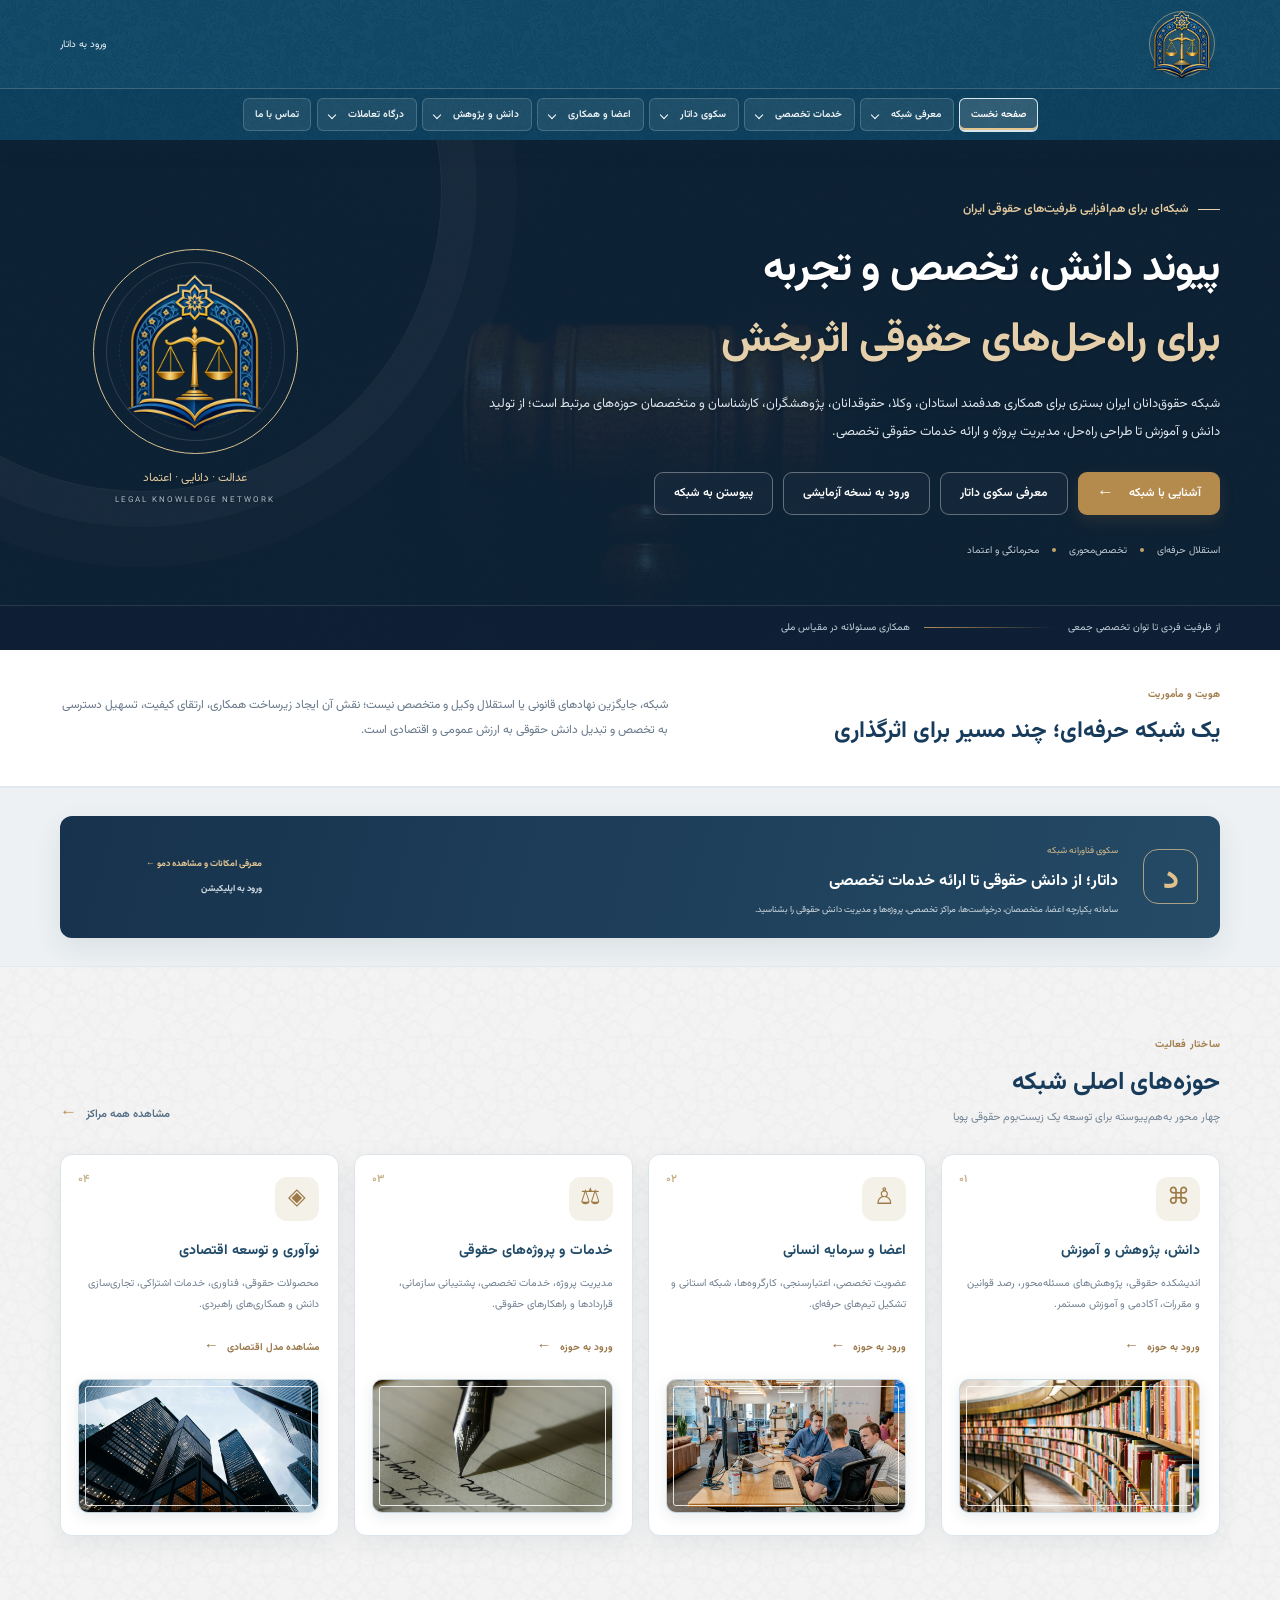
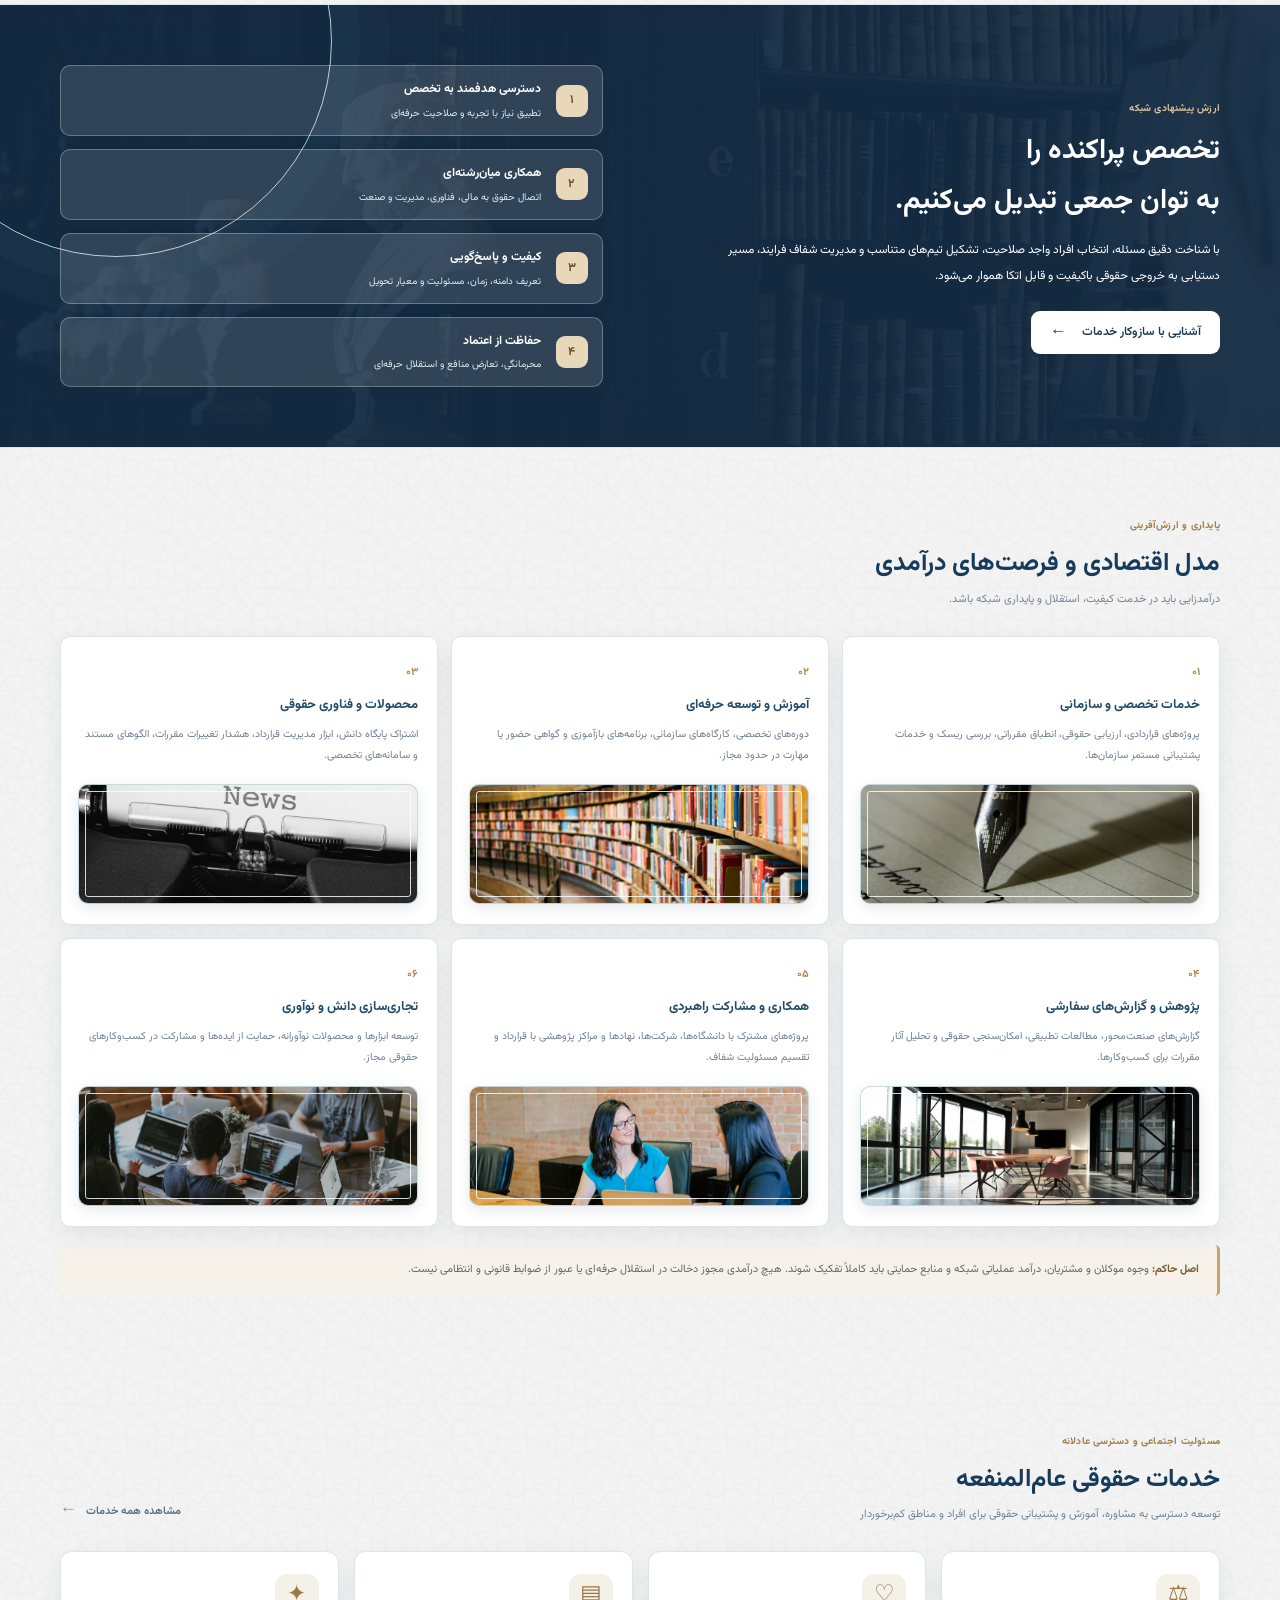
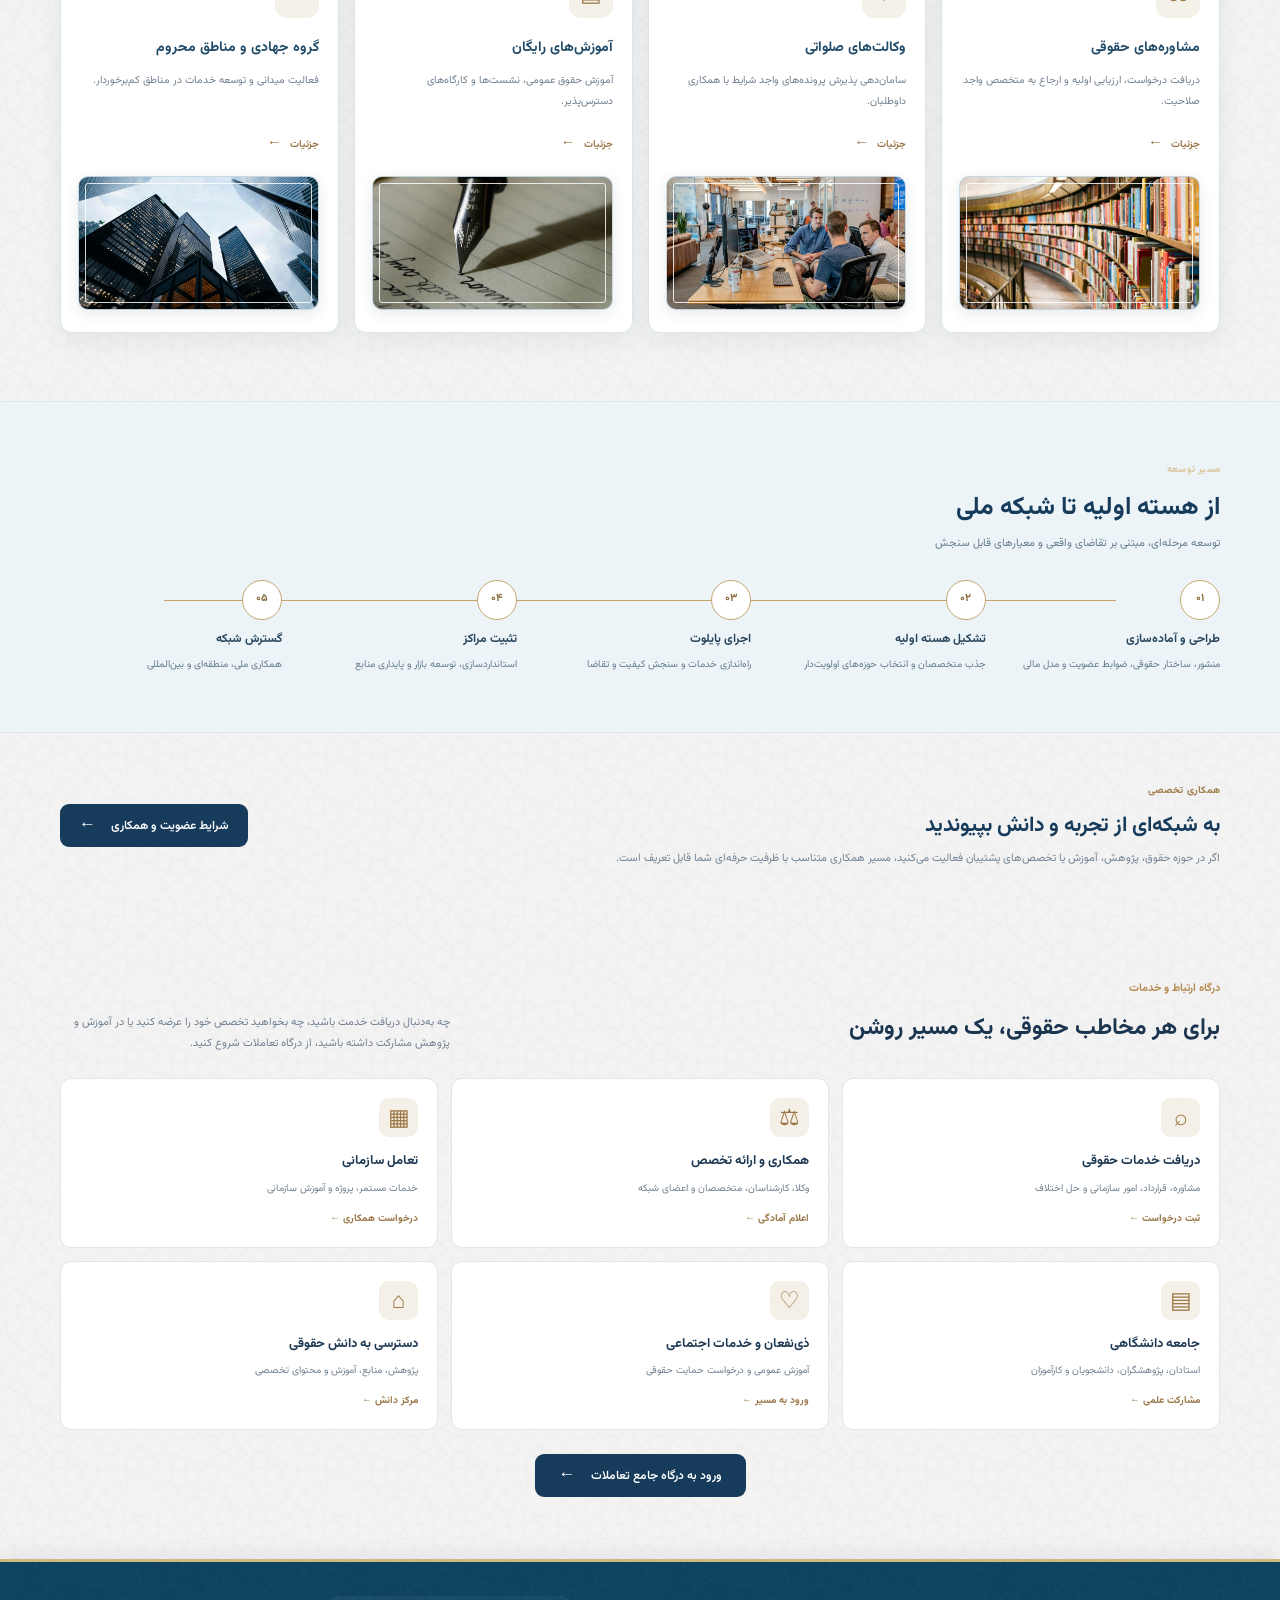
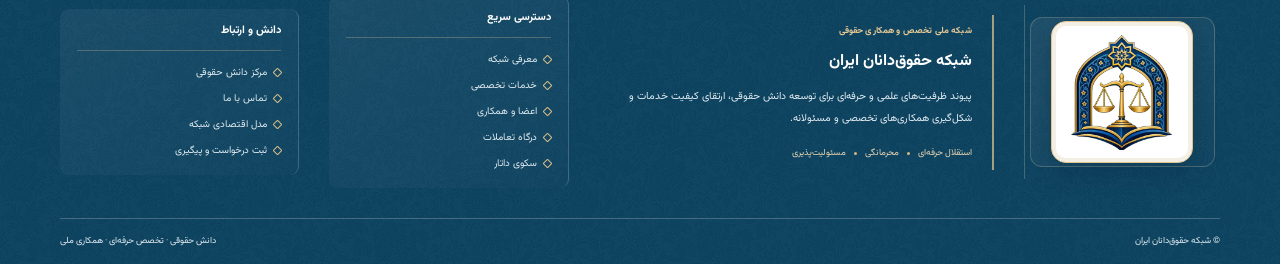
<file: index.html>
<!doctype html>
<html lang="fa" dir="rtl">
<head>
<meta charset="utf-8"><meta name="viewport" content="width=device-width,initial-scale=1"><link rel="icon" type="image/png" href="assets/images/logo.png"><link rel="apple-touch-icon" href="assets/images/logo.png">
<meta name="theme-color" content="#172b46">
<title>شبکه حقوق‌دانان ایران | داتار؛ دانش، تخصص، اعتماد</title>
<meta name="description" content="شبکه حقوق‌دانان ایران؛ بستری برای پیوند حقوقدانان، وکلا، پژوهشگران و متخصصان و توسعه خدمات و دانش حقوقی.">
<link rel="stylesheet" href="assets/css/site.css"><link rel="stylesheet" href="assets/css/portal.css"><link rel="stylesheet" href="assets/css/datar.css">
</head>
<body>
<header class="site-header"><div class="container header-main"><a class="brand" href="index.html" aria-label="صفحه نخست شبکه حقوق‌دانان ایران"><span class="brand-mark"><img src="assets/images/logo.png" alt="لوگوی شبکه حقوق‌دانان ایران" width="68" height="68"></span></a><div class="header-actions"><a class="header-quiet-link" href="app/index.html">ورود به داتار</a></div></div><nav class="main-nav" aria-label="منوی اصلی"><div class="container nav-inner">
<a class="nav-home active" href="index.html">صفحه نخست</a>
<div class="nav-dropdown"><a class="nav-parent" href="pages/about.html">معرفی شبکه</a><button class="nav-toggle" type="button" aria-label="باز کردن زیرمنوی معرفی شبکه" aria-expanded="false"><span class="nav-caret" aria-hidden="true"></span></button><div class="dropdown-menu"><a href="pages/about.html#mission">مأموریت و چشم‌انداز</a><a href="pages/about.html#governance">ساختار و حکمرانی</a><a href="pages/about.html#principles">اصول بنیادین</a></div></div>
<div class="nav-dropdown"><a class="nav-parent" href="pages/services.html">خدمات تخصصی</a><button class="nav-toggle" type="button" aria-label="باز کردن زیرمنوی خدمات تخصصی" aria-expanded="false"><span class="nav-caret" aria-hidden="true"></span></button><div class="dropdown-menu"><a href="pages/services.html#project">مدیریت پروژه‌های حقوقی</a><a href="pages/services.html#legal">خدمات حقوقی سازمانی</a><a href="pages/services.html#compliance">انطباق و مدیریت ریسک</a><a href="pages/services.html#digital">فناوری و محصولات حقوقی</a><a href="index.html#economic">مدل اقتصادی</a></div></div>
<div class="nav-dropdown"><a class="nav-parent" href="pages/datar.html">سکوی داتار</a><button class="nav-toggle" type="button" aria-label="باز کردن زیرمنوی داتار" aria-expanded="false"><span class="nav-caret" aria-hidden="true"></span></button><div class="dropdown-menu"><a href="pages/datar.html">معرفی و امکانات داتار</a><a href="pages/datar.html#live-demo">پیش‌نمایش تعاملی</a><a href="app/index.html">ورود به اپلیکیشن</a></div></div>
<div class="nav-dropdown"><a class="nav-parent" href="pages/members.html">اعضا و همکاری</a><button class="nav-toggle" type="button" aria-label="باز کردن زیرمنوی اعضا و همکاری" aria-expanded="false"><span class="nav-caret" aria-hidden="true"></span></button><div class="dropdown-menu"><a href="pages/members.html#groups">گروه‌های عضویت</a><a href="pages/members.html#verification">اعتبارسنجی اعضا</a><a href="pages/members.html#workgroups">کارگروه‌های تخصصی</a><a href="pages/members.html#path">مسیر عضویت</a></div></div>
<div class="nav-dropdown"><a class="nav-parent" href="pages/knowledge.html">دانش و پژوهش</a><button class="nav-toggle" type="button" aria-label="باز کردن زیرمنوی دانش و پژوهش" aria-expanded="false"><span class="nav-caret" aria-hidden="true"></span></button><div class="dropdown-menu"><a href="pages/knowledge.html#thinktank">اندیشکده حقوقی</a><a href="pages/knowledge.html#monitor">رصد قوانین و مقررات</a><a href="pages/knowledge.html#academy">آکادمی و آموزش</a><a href="pages/library.html">کتابخانه دانش حقوقی</a></div></div>
<div class="nav-dropdown"><a class="nav-parent" href="pages/portal.html">درگاه تعاملات</a><button class="nav-toggle" type="button" aria-label="باز کردن زیرمنوی درگاه تعاملات" aria-expanded="false"><span class="nav-caret" aria-hidden="true"></span></button><div class="dropdown-menu"><a href="pages/portal.html">ورود به درگاه تعاملات</a><a href="pages/portal-admin.html">پنل دبیرخانه</a></div></div>
<a class="nav-simple" href="pages/contact.html">تماس با ما</a>
</div></nav></header>
<main>
<section class="hero">
 <div class="hero-pattern" aria-hidden="true"></div>
 <div class="container hero-content">
  <div class="hero-copy">
   <div class="eyebrow"><span></span> شبکه‌ای برای هم‌افزایی ظرفیت‌های حقوقی ایران</div>
   <h1>پیوند دانش، تخصص و تجربه<br><em>برای راه‌حل‌های حقوقی اثربخش</em></h1>
   <p>شبکه حقوق‌دانان ایران بستری برای همکاری هدفمند استادان، وکلا، حقوقدانان، پژوهشگران، کارشناسان و متخصصان حوزه‌های مرتبط است؛ از تولید دانش و آموزش تا طراحی راه‌حل، مدیریت پروژه و ارائه خدمات حقوقی تخصصی.</p>
   <div class="hero-buttons"><a class="button button-gold" href="pages/about.html">آشنایی با شبکه <span>←</span></a><a class="button button-outline" href="pages/datar.html">معرفی سکوی داتار</a><a class="button button-outline" href="app/index.html">ورود به نسخه آزمایشی</a><a class="button button-outline" href="pages/members.html">پیوستن به شبکه</a></div>
   <div class="hero-meta"><span>استقلال حرفه‌ای</span><i></i><span>تخصص‌محوری</span><i></i><span>محرمانگی و اعتماد</span></div>
  </div>
  <div class="hero-seal"><div class="seal-ring" role="img" aria-label="نشان شبکه حقوق‌دانان ایران"></div><span>عدالت · دانایی · اعتماد</span><small>LEGAL KNOWLEDGE NETWORK</small></div>
 </div>
 <div class="hero-bottom"><div class="container"><span>از ظرفیت فردی تا توان تخصصی جمعی</span><span class="hero-line"></span><span>همکاری مسئولانه در مقیاس ملی</span></div></div>
</section>
<section class="intro-strip"><div class="container intro-grid"><div><span class="section-kicker">هویت و مأموریت</span><h2>یک شبکه حرفه‌ای؛ چند مسیر برای اثرگذاری</h2></div><p>شبکه، جایگزین نهادهای قانونی یا استقلال وکیل و متخصص نیست؛ نقش آن ایجاد زیرساخت همکاری، ارتقای کیفیت، تسهیل دسترسی به تخصص و تبدیل دانش حقوقی به ارزش عمومی و اقتصادی است.</p></div></section>
<section class="datar-home-promo"><div class="container datar-home-promo-inner"><div class="datar-home-promo-mark">د</div><div class="datar-home-promo-copy"><span>سکوی فناورانه شبکه</span><h2>داتار؛ از دانش حقوقی تا ارائه خدمات تخصصی</h2><p>سامانه یکپارچه اعضا، متخصصان، درخواست‌ها، مراکز تخصصی، پروژه‌ها و مدیریت دانش حقوقی را بشناسید.</p></div><div class="datar-home-promo-actions"><a href="pages/datar.html">معرفی امکانات و مشاهده دمو ←</a><a href="app/index.html">ورود به اپلیکیشن</a></div></div></section>
<section class="section container">
 <div class="section-heading"><div><span class="section-kicker">ساختار فعالیت</span><h2>حوزه‌های اصلی شبکه</h2><p>چهار محور به‌هم‌پیوسته برای توسعه یک زیست‌بوم حقوقی پویا</p></div><a class="arrow-link" href="pages/services.html">مشاهده همه مراکز <b>←</b></a></div>
 <div class="pillar-grid">
  <a class="pillar-card" href="pages/knowledge.html"><span class="pillar-no">۰۱</span><div class="pillar-icon">⌘</div><h3>دانش، پژوهش و آموزش</h3><p>اندیشکده حقوقی، پژوهش‌های مسئله‌محور، رصد قوانین و مقررات، آکادمی و آموزش مستمر.</p><span class="card-link">ورود به حوزه <b>←</b></span></a>
  <a class="pillar-card" href="pages/members.html"><span class="pillar-no">۰۲</span><div class="pillar-icon">♙</div><h3>اعضا و سرمایه انسانی</h3><p>عضویت تخصصی، اعتبارسنجی، کارگروه‌ها، شبکه استانی و تشکیل تیم‌های حرفه‌ای.</p><span class="card-link">ورود به حوزه <b>←</b></span></a>
  <a class="pillar-card" href="pages/services.html"><span class="pillar-no">۰۳</span><div class="pillar-icon">⚖</div><h3>خدمات و پروژه‌های حقوقی</h3><p>مدیریت پروژه، خدمات تخصصی، پشتیبانی سازمانی، قراردادها و راهکارهای حقوقی.</p><span class="card-link">ورود به حوزه <b>←</b></span></a>
  <a class="pillar-card" href="#economic"><span class="pillar-no">۰۴</span><div class="pillar-icon">◈</div><h3>نوآوری و توسعه اقتصادی</h3><p>محصولات حقوقی، فناوری، خدمات اشتراکی، تجاری‌سازی دانش و همکاری‌های راهبردی.</p><span class="card-link">مشاهده مدل اقتصادی <b>←</b></span></a>
 </div>
</section>
<section class="band-section"><div class="container band-grid"><div><span class="section-kicker light">ارزش پیشنهادی شبکه</span><h2>تخصص پراکنده را<br>به توان جمعی تبدیل می‌کنیم.</h2><p>با شناخت دقیق مسئله، انتخاب افراد واجد صلاحیت، تشکیل تیم‌های متناسب و مدیریت شفاف فرایند، مسیر دستیابی به خروجی حقوقی باکیفیت و قابل اتکا هموار می‌شود.</p><a class="button button-light" href="pages/services.html">آشنایی با سازوکار خدمات <span>←</span></a></div><div class="value-list"><div><b>۱</b><span><strong>دسترسی هدفمند به تخصص</strong><small>تطبیق نیاز با تجربه و صلاحیت حرفه‌ای</small></span></div><div><b>۲</b><span><strong>همکاری میان‌رشته‌ای</strong><small>اتصال حقوق به مالی، فناوری، مدیریت و صنعت</small></span></div><div><b>۳</b><span><strong>کیفیت و پاسخ‌گویی</strong><small>تعریف دامنه، زمان، مسئولیت و معیار تحویل</small></span></div><div><b>۴</b><span><strong>حفاظت از اعتماد</strong><small>محرمانگی، تعارض منافع و استقلال حرفه‌ای</small></span></div></div></div></section>
<section class="section container" id="economic">
 <div class="section-heading"><div><span class="section-kicker">پایداری و ارزش‌آفرینی</span><h2>مدل اقتصادی و فرصت‌های درآمدی</h2><p>درآمدزایی باید در خدمت کیفیت، استقلال و پایداری شبکه باشد.</p></div></div>
 <div class="revenue-grid">
  <article><span>۰۱</span><h3>خدمات تخصصی و سازمانی</h3><p>پروژه‌های قراردادی، ارزیابی حقوقی، انطباق مقرراتی، بررسی ریسک و خدمات پشتیبانی مستمر سازمان‌ها.</p></article>
  <article><span>۰۲</span><h3>آموزش و توسعه حرفه‌ای</h3><p>دوره‌های تخصصی، کارگاه‌های سازمانی، برنامه‌های بازآموزی و گواهی حضور یا مهارت در حدود مجاز.</p></article>
  <article><span>۰۳</span><h3>محصولات و فناوری حقوقی</h3><p>اشتراک پایگاه دانش، ابزار مدیریت قرارداد، هشدار تغییرات مقررات، الگوهای مستند و سامانه‌های تخصصی.</p></article>
  <article><span>۰۴</span><h3>پژوهش و گزارش‌های سفارشی</h3><p>گزارش‌های صنعت‌محور، مطالعات تطبیقی، امکان‌سنجی حقوقی و تحلیل آثار مقررات برای کسب‌وکارها.</p></article>
  <article><span>۰۵</span><h3>همکاری و مشارکت راهبردی</h3><p>پروژه‌های مشترک با دانشگاه‌ها، شرکت‌ها، نهادها و مراکز پژوهشی با قرارداد و تقسیم مسئولیت شفاف.</p></article>
  <article><span>۰۶</span><h3>تجاری‌سازی دانش و نوآوری</h3><p>توسعه ابزارها و محصولات نوآورانه، حمایت از ایده‌ها و مشارکت در کسب‌وکارهای حقوقی مجاز.</p></article>
 </div>
 <div class="economic-note"><b>اصل حاکم:</b> وجوه موکلان و مشتریان، درآمد عملیاتی شبکه و منابع حمایتی باید کاملاً تفکیک شوند. هیچ درآمدی مجوز دخالت در استقلال حرفه‌ای یا عبور از ضوابط قانونی و انتظامی نیست.</div>
</section>
<section class="section container" id="social-services"><div class="section-heading"><div><span class="section-kicker">مسئولیت اجتماعی و دسترسی عادلانه</span><h2>خدمات حقوقی عام‌المنفعه</h2><p>توسعه دسترسی به مشاوره، آموزش و پشتیبانی حقوقی برای افراد و مناطق کم‌برخوردار</p></div><a class="arrow-link" href="pages/services.html#social">مشاهده همه خدمات <b>←</b></a></div><div class="pillar-grid">
<a class="pillar-card" href="pages/services.html#consult"><div class="pillar-icon">⚖</div><h3>مشاوره‌های حقوقی</h3><p>دریافت درخواست، ارزیابی اولیه و ارجاع به متخصص واجد صلاحیت.</p><span class="card-link">جزئیات <b>←</b></span></a>
<a class="pillar-card" href="pages/services.html#probono"><div class="pillar-icon">♡</div><h3>وکالت‌های صلواتی</h3><p>سامان‌دهی پذیرش پرونده‌های واجد شرایط با همکاری داوطلبان.</p><span class="card-link">جزئیات <b>←</b></span></a>
<a class="pillar-card" href="pages/services.html#free-training"><div class="pillar-icon">▤</div><h3>آموزش‌های رایگان</h3><p>آموزش حقوق عمومی، نشست‌ها و کارگاه‌های دسترس‌پذیر.</p><span class="card-link">جزئیات <b>←</b></span></a>
<a class="pillar-card" href="pages/services.html#jahaadi"><div class="pillar-icon">✦</div><h3>گروه جهادی و مناطق محروم</h3><p>فعالیت میدانی و توسعه خدمات در مناطق کم‌برخوردار.</p><span class="card-link">جزئیات <b>←</b></span></a>
</div></section><section class="roadmap-section" id="roadmap"><div class="container"><div class="section-heading"><div><span class="section-kicker light">مسیر توسعه</span><h2>از هسته اولیه تا شبکه ملی</h2><p>توسعه مرحله‌ای، مبتنی بر تقاضای واقعی و معیارهای قابل سنجش</p></div></div><div class="roadmap"><div><b>۰۱</b><strong>طراحی و آماده‌سازی</strong><small>منشور، ساختار حقوقی، ضوابط عضویت و مدل مالی</small></div><div><b>۰۲</b><strong>تشکیل هسته اولیه</strong><small>جذب متخصصان و انتخاب حوزه‌های اولویت‌دار</small></div><div><b>۰۳</b><strong>اجرای پایلوت</strong><small>راه‌اندازی خدمات و سنجش کیفیت و تقاضا</small></div><div><b>۰۴</b><strong>تثبیت مراکز</strong><small>استانداردسازی، توسعه بازار و پایداری منابع</small></div><div><b>۰۵</b><strong>گسترش شبکه</strong><small>همکاری ملی، منطقه‌ای و بین‌المللی</small></div></div></div></section>
<section class="cta-section container"><div><span class="section-kicker">همکاری تخصصی</span><h2>به شبکه‌ای از تجربه و دانش بپیوندید</h2><p>اگر در حوزه حقوق، پژوهش، آموزش یا تخصص‌های پشتیبان فعالیت می‌کنید، مسیر همکاری متناسب با ظرفیت حرفه‌ای شما قابل تعریف است.</p></div><a class="button button-primary" href="pages/members.html">شرایط عضویت و همکاری <span>←</span></a></section>
<section class="container portal-audiences home-portal" id="audience-access"><div class="portal-section-head"><div><span>درگاه ارتباط و خدمات</span><h2>برای هر مخاطب حقوقی، یک مسیر روشن</h2></div><p>چه به‌دنبال دریافت خدمت باشید، چه بخواهید تخصص خود را عرضه کنید یا در آموزش و پژوهش مشارکت داشته باشید، از درگاه تعاملات شروع کنید.</p></div><div class="audience-grid"><a class="audience-card" href="pages/portal.html#request"><span class="audience-icon">⌕</span><b>دریافت خدمات حقوقی</b><small>مشاوره، قرارداد، امور سازمانی و حل اختلاف</small><i>ثبت درخواست ←</i></a><a class="audience-card" href="pages/portal.html#audiences"><span class="audience-icon">⚖</span><b>همکاری و ارائه تخصص</b><small>وکلا، کارشناسان، متخصصان و اعضای شبکه</small><i>اعلام آمادگی ←</i></a><a class="audience-card" href="pages/portal.html#audiences"><span class="audience-icon">▦</span><b>تعامل سازمانی</b><small>خدمات مستمر، پروژه و آموزش سازمانی</small><i>درخواست همکاری ←</i></a><a class="audience-card" href="pages/portal.html#audiences"><span class="audience-icon">▤</span><b>جامعه دانشگاهی</b><small>استادان، پژوهشگران، دانشجویان و کارآموزان</small><i>مشارکت علمی ←</i></a><a class="audience-card" href="pages/portal.html#audiences"><span class="audience-icon">♡</span><b>ذی‌نفعان و خدمات اجتماعی</b><small>آموزش عمومی و درخواست حمایت حقوقی</small><i>ورود به مسیر ←</i></a><a class="audience-card" href="pages/knowledge.html"><span class="audience-icon">⌂</span><b>دسترسی به دانش حقوقی</b><small>پژوهش، منابع، آموزش و محتوای تخصصی</small><i>مرکز دانش ←</i></a></div><div class="home-portal-action"><a class="button button-primary" href="pages/portal.html">ورود به درگاه جامع تعاملات <span>←</span></a></div></section></main>
<nav class="mobile-bottom-nav" aria-label="منوی موبایل"><a href="index.html" class="active"><span>⌂</span><span>خانه</span></a><a href="pages/services.html"><span>⚖</span><span>خدمات</span></a><a href="pages/members.html"><span>♙</span><span>اعضا</span></a><a href="pages/datar.html"><span>◈</span><span>داتار</span></a><a href="pages/contact.html"><span>✉</span><span>تماس</span></a></nav><button id="back-to-top" type="button" aria-label="بازگشت به بالای صفحه" title="بازگشت به بالا">↑</button><footer class="site-footer">
<div class="container footer-main footer-grid-refined">
 <div class="footer-emblem"><a class="footer-logo-link" href="index.html" aria-label="بازگشت به صفحه نخست"><img src="assets/images/logo.png" alt="نشان شبکه حقوق‌دانان ایران" width="150" height="150"></a></div>
 <div class="footer-intro"><span class="footer-kicker">شبکه ملی تخصص و همکاری حقوقی</span><strong>شبکه حقوق‌دانان ایران</strong><p>پیوند ظرفیت‌های علمی و حرفه‌ای برای توسعه دانش حقوقی، ارتقای کیفیت خدمات و شکل‌گیری همکاری‌های تخصصی و مسئولانه.</p><span class="footer-principles">استقلال حرفه‌ای <i></i> محرمانگی <i></i> مسئولیت‌پذیری</span></div>
 <div class="footer-links"><b>دسترسی سریع</b><a href="pages/about.html">معرفی شبکه</a><a href="pages/services.html">خدمات تخصصی</a><a href="pages/members.html">اعضا و همکاری</a><a href="pages/portal.html">درگاه تعاملات</a><a href="pages/datar.html">سکوی داتار</a></div>
 <div class="footer-links"><b>دانش و ارتباط</b><a href="pages/knowledge.html">مرکز دانش حقوقی</a><a href="pages/contact.html">تماس با ما</a><a href="index.html#economic">مدل اقتصادی شبکه</a><a href="pages/portal.html">ثبت درخواست و پیگیری</a></div>
</div>
<div class="container footer-bottom"><span>© شبکه حقوق‌دانان ایران</span><span>دانش حقوقی · تخصص حرفه‌ای · همکاری ملی</span></div>
</footer>
<script src="assets/js/site.js"></script>
<script src="assets/js/persian-numbers.js" defer></script>
</body></html>
</file>
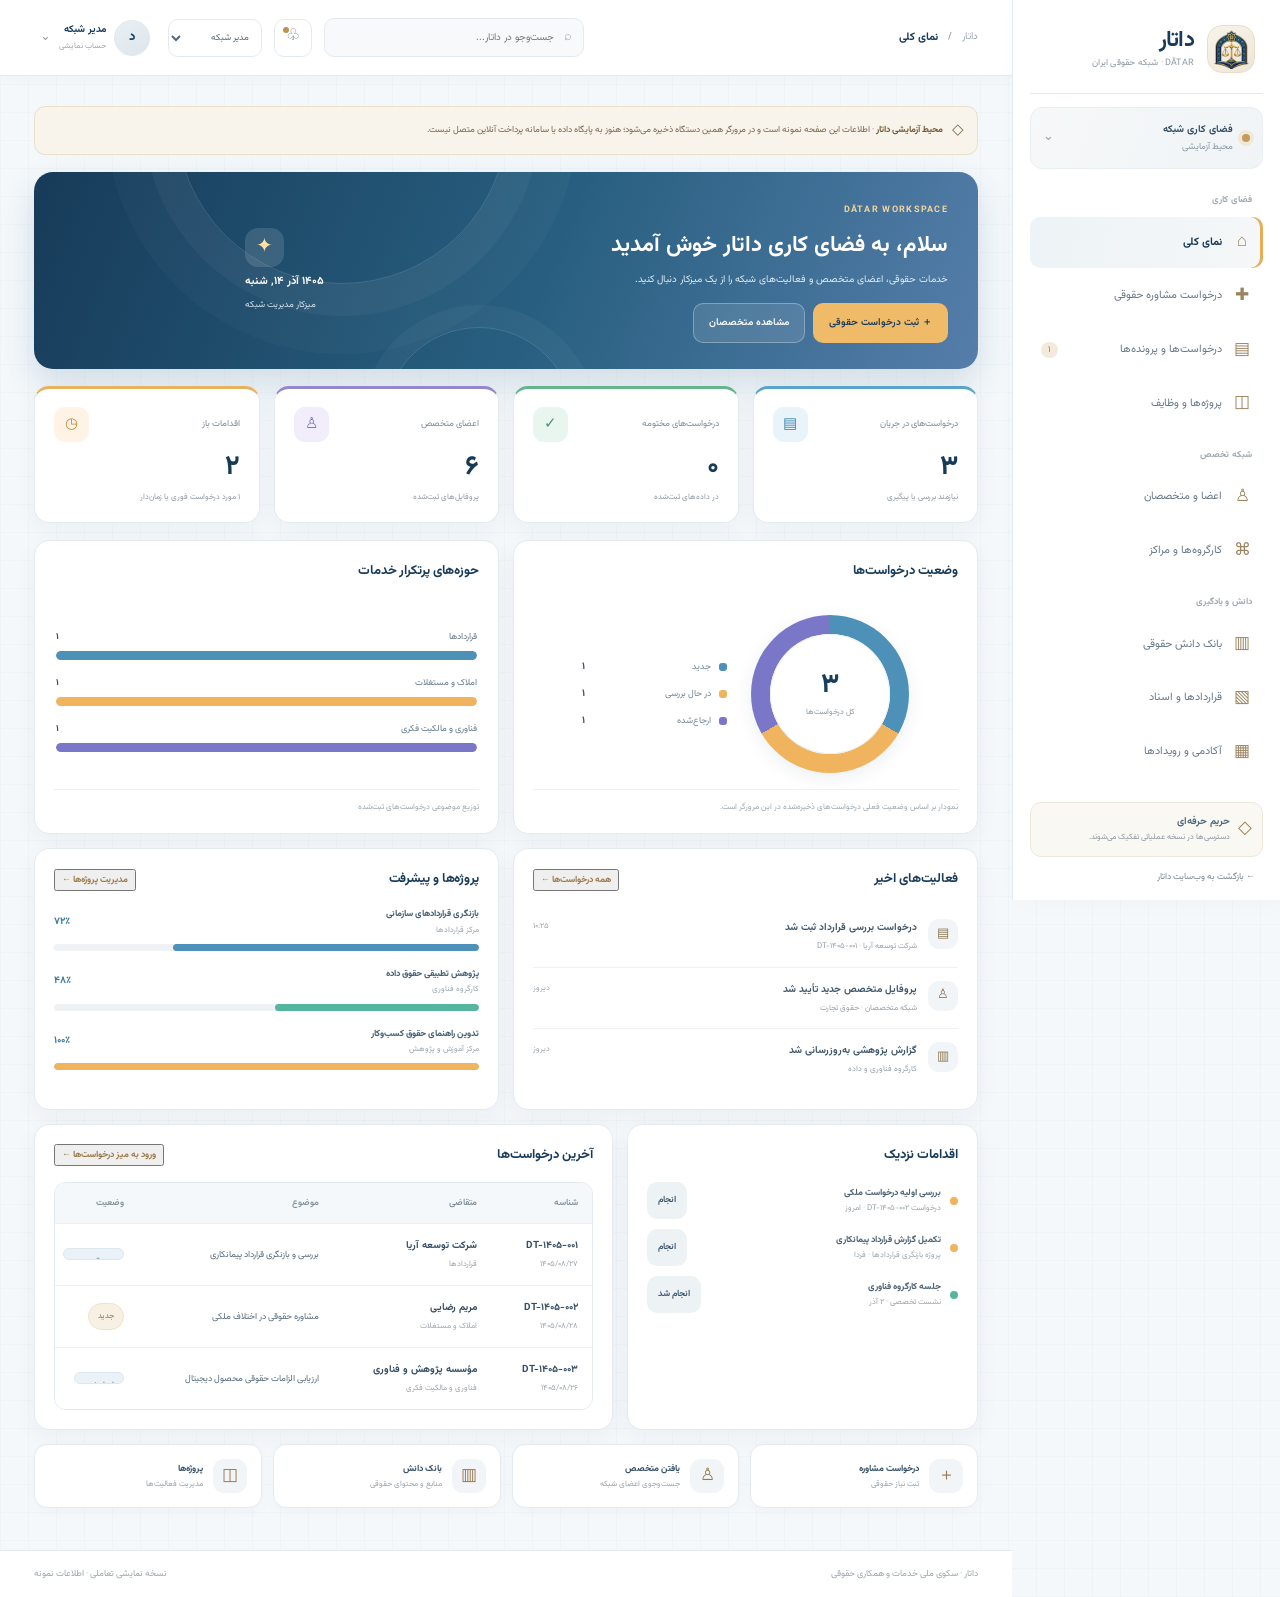
<file: app/index.html>
<!doctype html>
<html lang="fa" dir="rtl">
<head>
<meta charset="utf-8">
<meta name="viewport" content="width=device-width,initial-scale=1,viewport-fit=cover">
<meta name="theme-color" content="#17324d">
<meta name="description" content="داتار؛ سکوی ملی خدمات، دانش و همکاری حقوقی">
<link rel="icon" href="../assets/images/logo.png">
<link rel="apple-touch-icon" href="../assets/images/logo.png">
<link rel="manifest" href="manifest.webmanifest">
<title>داتار | سکوی ملی خدمات حقوقی</title>
<link rel="stylesheet" href="assets/app.css">
</head>
<body>
<div class="app-shell">
<aside class="sidebar" id="sidebar">
  <a class="brand" href="../index.html"><span class="brand-symbol"><img src="../assets/images/logo.png" alt=""></span><span><b>داتار</b><small>DĀTAR · شبکه حقوقی ایران</small></span></a>
  <div class="workspace-switch"><span class="workspace-dot"></span><span><b>فضای کاری شبکه</b><small>محیط آزمایشی</small></span><span class="chevron">⌄</span></div>
  <nav class="side-nav" id="side-nav" aria-label="منوی اصلی برنامه">
    <div class="nav-caption">فضای کاری</div>
    <button class="nav-link active" data-view="overview"><span class="nav-icon">⌂</span>نمای کلی</button>
    <button class="nav-link" data-view="consultation"><span class="nav-icon">✚</span>درخواست مشاوره حقوقی</button>
    <button class="nav-link" data-view="requests"><span class="nav-icon">▤</span>درخواست‌ها و پرونده‌ها <i id="request-badge">۳</i></button>
    <button class="nav-link" data-view="projects"><span class="nav-icon">◫</span>پروژه‌ها و وظایف</button>
    <div class="nav-caption">شبکه تخصص</div>
    <button class="nav-link" data-view="experts"><span class="nav-icon">♙</span>اعضا و متخصصان</button>
    <button class="nav-link" data-view="groups"><span class="nav-icon">⌘</span>کارگروه‌ها و مراکز</button>
    <div class="nav-caption">دانش و یادگیری</div>
    <button class="nav-link" data-view="knowledge"><span class="nav-icon">▥</span>بانک دانش حقوقی</button>
    <button class="nav-link" data-view="documents"><span class="nav-icon">▧</span>قراردادها و اسناد</button>
    <button class="nav-link" data-view="academy"><span class="nav-icon">▦</span>آکادمی و رویدادها</button>
    <div class="nav-caption">تعامل و کسب‌وکار</div>
    <button class="nav-link" data-view="messages"><span class="nav-icon">✉</span>پیام‌ها و جلسات</button>
    <button class="nav-link" data-view="market"><span class="nav-icon">◈</span>بازار خدمات</button>
    <button class="nav-link" data-view="finance"><span class="nav-icon">▣</span>امور مالی</button>
    <div class="nav-caption">هوشمندسازی و راهبری</div>
    <button class="nav-link" data-view="assistant"><span class="nav-icon">✧</span>دستیار حقوقی</button>
    <button class="nav-link" data-view="reports"><span class="nav-icon">▥</span>گزارش‌ها و تحلیل</button>
    <button class="nav-link" data-view="admin"><span class="nav-icon">⚙</span>مدیریت شبکه</button>
  </nav>
  <div class="sidebar-bottom"><div class="secure-note"><span>◇</span><div><b>حریم حرفه‌ای</b><small>دسترسی‌ها در نسخه عملیاتی تفکیک می‌شوند.</small></div></div><a class="back-site" href="../index.html">← بازگشت به وب‌سایت داتار</a></div>
</aside>
<div class="main-area">
<header class="topbar">
  <button class="mobile-menu" id="mobile-menu" aria-label="بازکردن منو">☰</button>
  <div class="crumb"><span>داتار</span><b>/</b><strong id="crumb-title">نمای کلی</strong></div>
  <div class="top-actions">
    <label class="global-search"><span>⌕</span><input id="global-search" placeholder="جست‌وجو در داتار..." aria-label="جست‌وجو"></label>
    <button class="icon-button" id="notifications" aria-label="اعلان‌ها">♧<i></i></button>
    <select id="role-switch" aria-label="تغییر نقش نمایشی"><option value="manager">مدیر شبکه</option><option value="lawyer">عضو متخصص</option><option value="client">متقاضی خدمات</option></select>
    <button class="profile-button" id="profile-button"><span class="avatar">د</span><span><b id="profile-role">مدیر شبکه</b><small>حساب نمایشی</small></span><span class="chevron">⌄</span></button>
  </div>
</header>
<main class="page-content" id="page-content" tabindex="-1"></main>
<footer class="app-footer"><span>داتار · سکوی ملی خدمات و همکاری حقوقی</span><span>نسخه نمایشی تعاملی · اطلاعات نمونه</span></footer>
</div>
</div>
<nav class="mobile-bottom" id="mobile-bottom" aria-label="دسترسی سریع موبایل">
<button class="active" data-view="overview"><span>⌂</span>خانه</button>
<button data-view="consultation"><span>✚</span>ثبت درخواست</button>
<button data-view="experts"><span>♙</span>متخصصان</button>
<button data-view="knowledge"><span>▥</span>دانش</button>
<button data-view="messages"><span>✉</span>ارتباطات</button>
</nav>
<div class="toast" id="toast" role="status"></div>
<dialog id="action-dialog" class="action-dialog"><form method="dialog" id="dialog-form"><div class="dialog-head"><div><span class="eyebrow">داتار · فرم تعاملی</span><h2 id="dialog-title">ثبت اطلاعات</h2></div><button class="close-dialog" value="cancel" aria-label="بستن">×</button></div><div id="dialog-content"></div><div class="dialog-actions"><button class="btn primary" id="dialog-submit" value="default">ثبت اطلاعات</button><button class="btn ghost" value="cancel">انصراف</button></div></form></dialog>
<script src="assets/app.js"></script>
<script src="../assets/js/persian-numbers.js" defer></script>
</body>
</html>
</file>
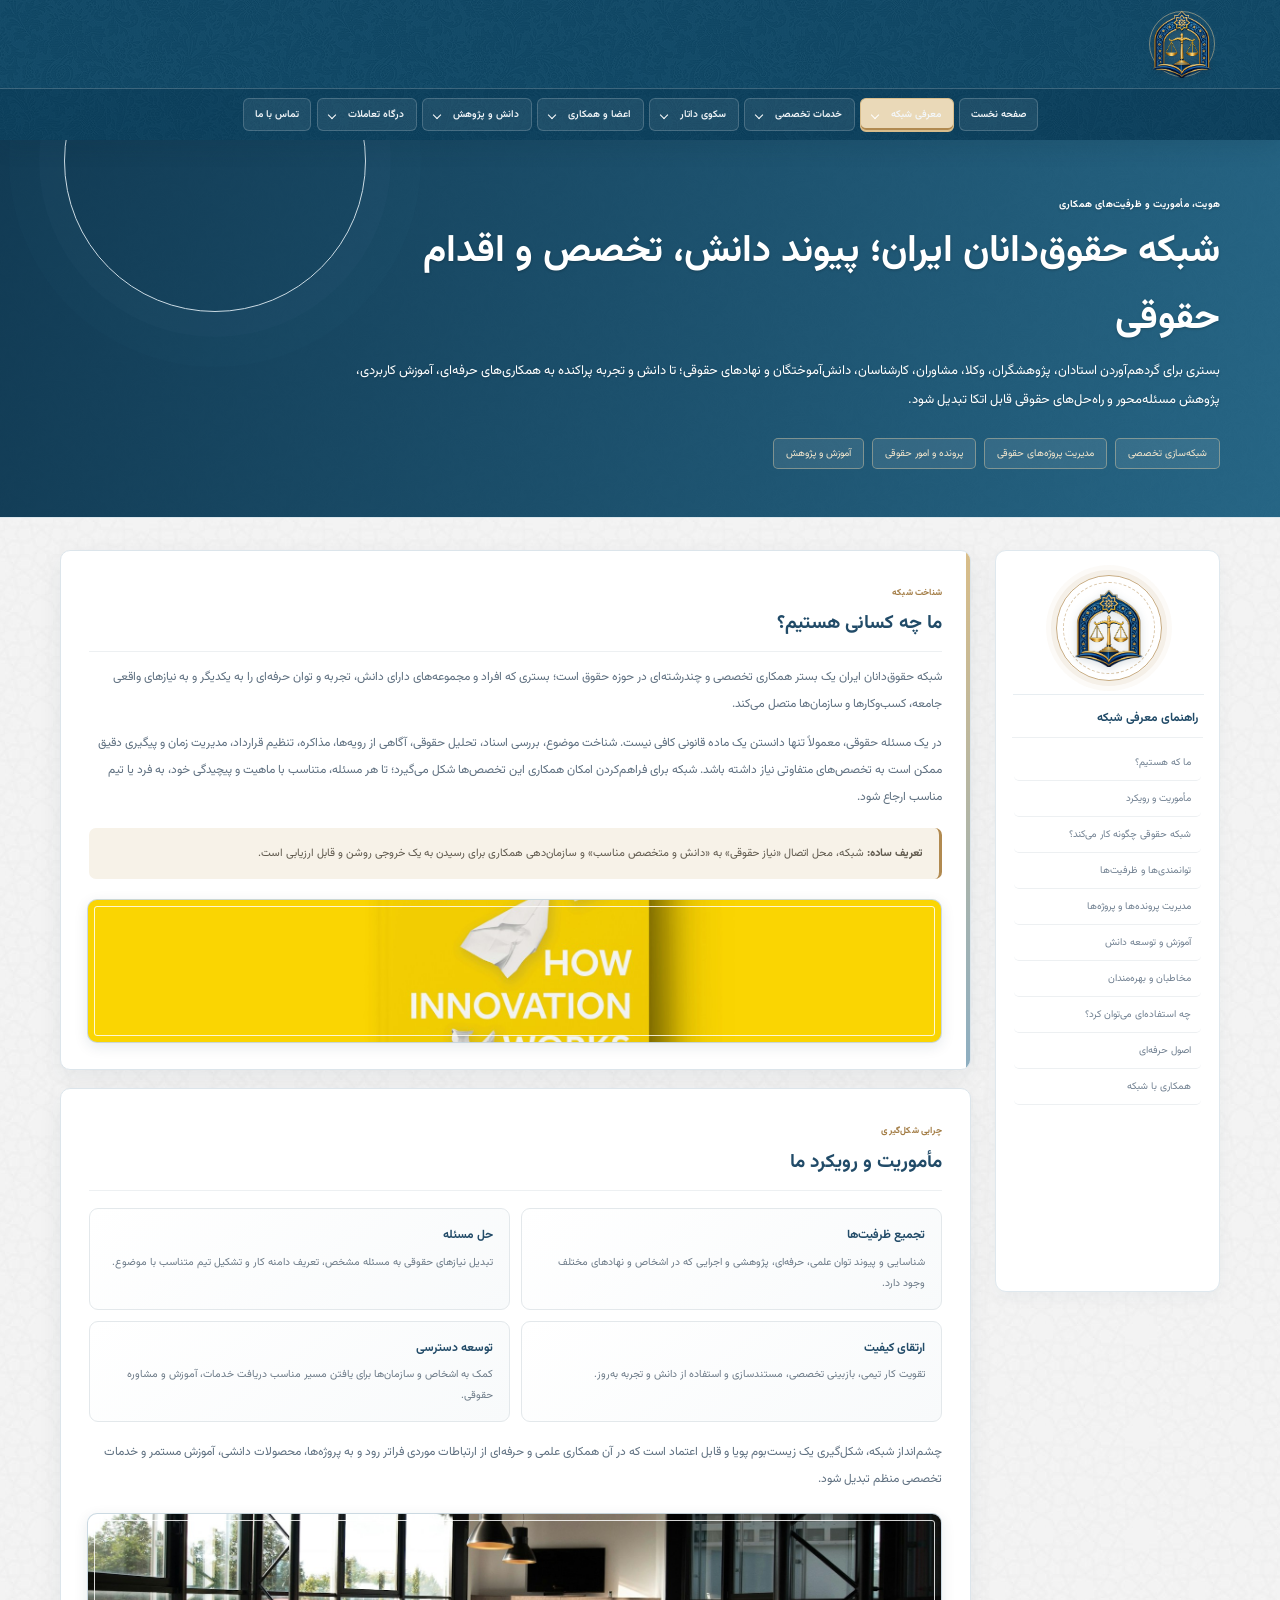
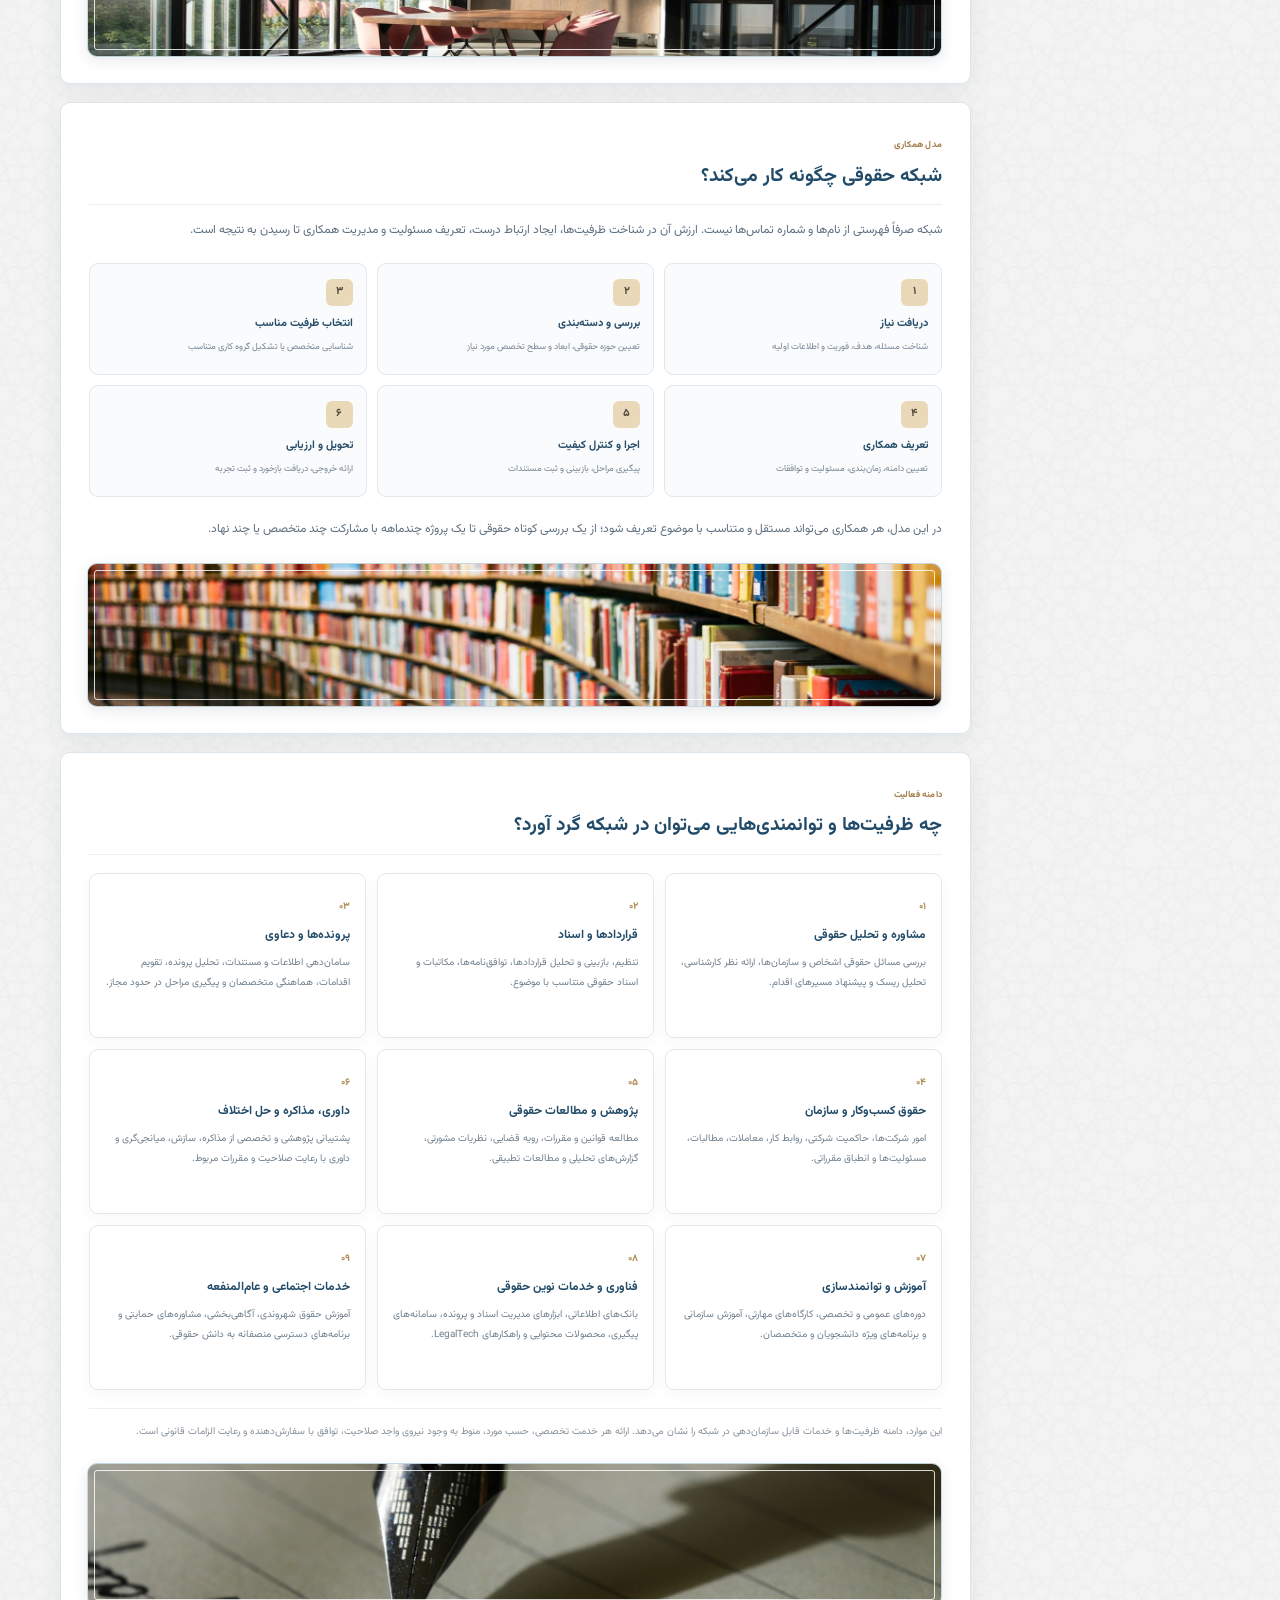
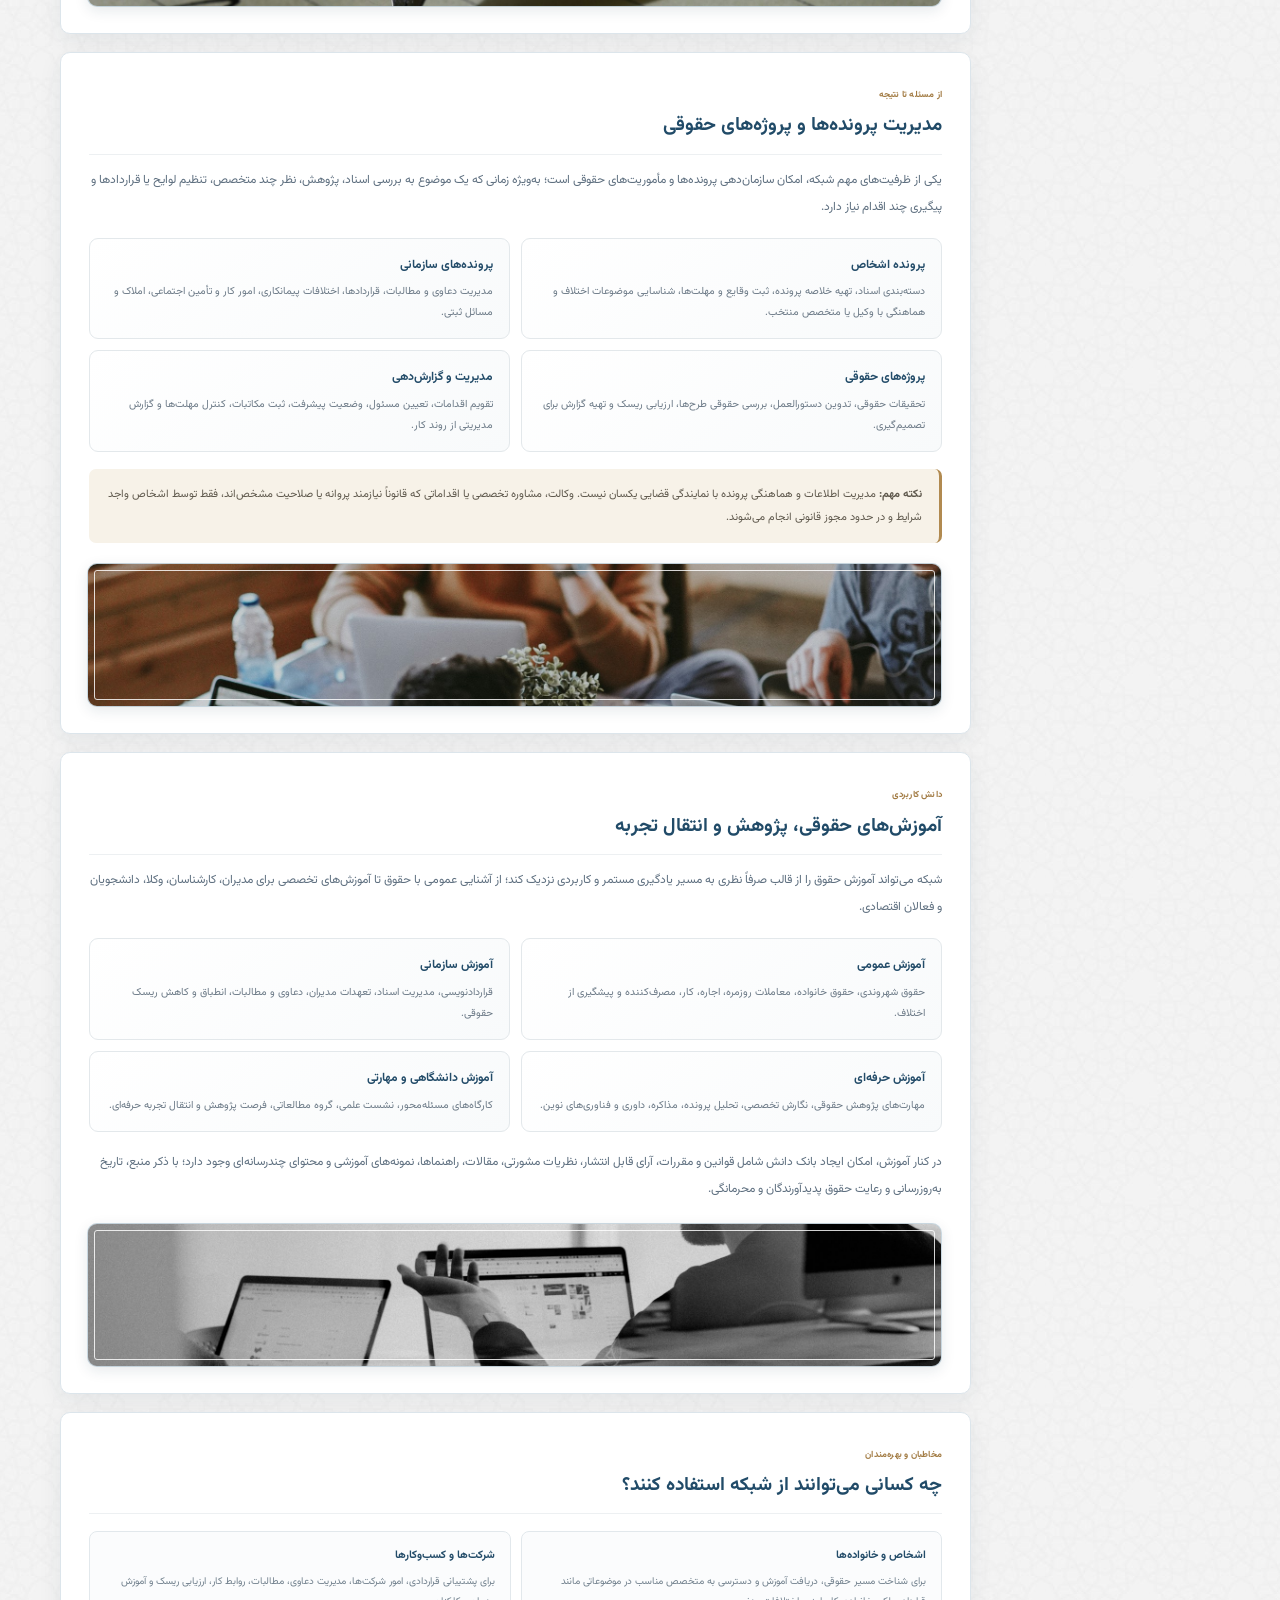
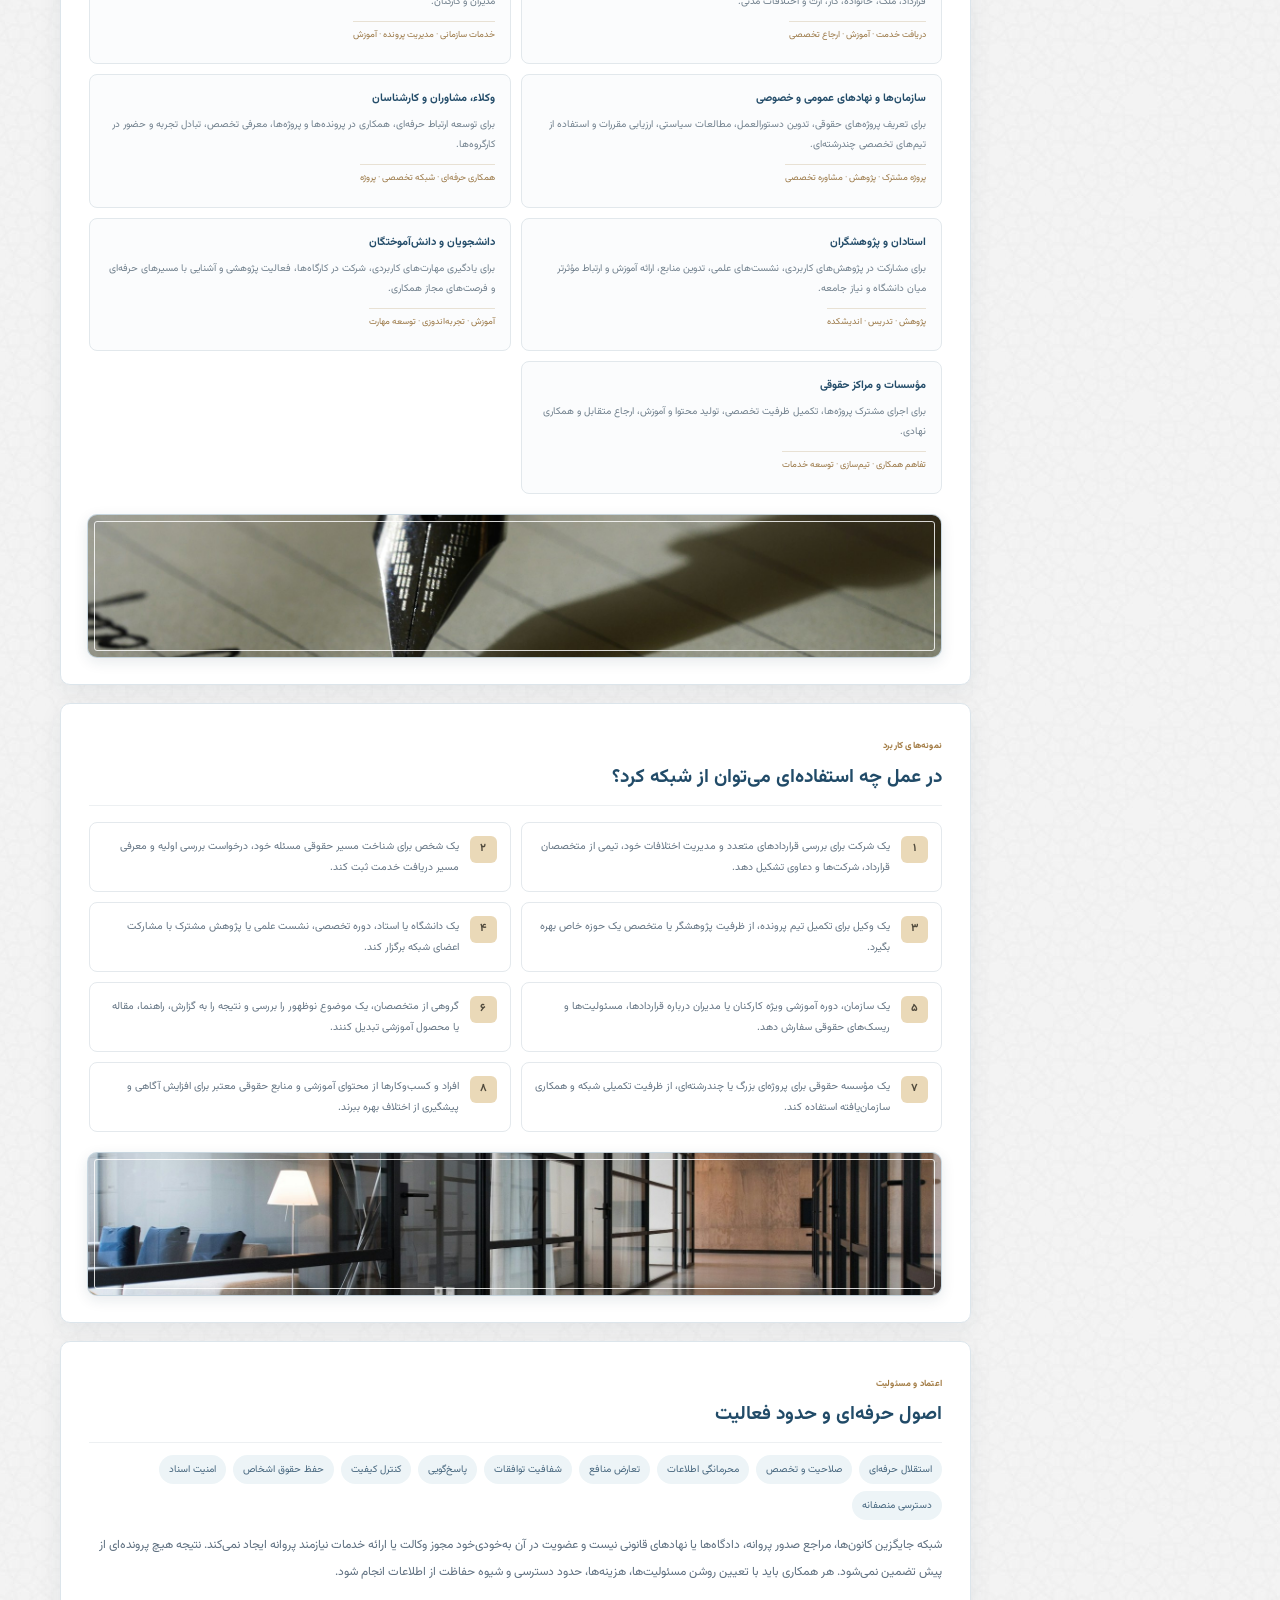
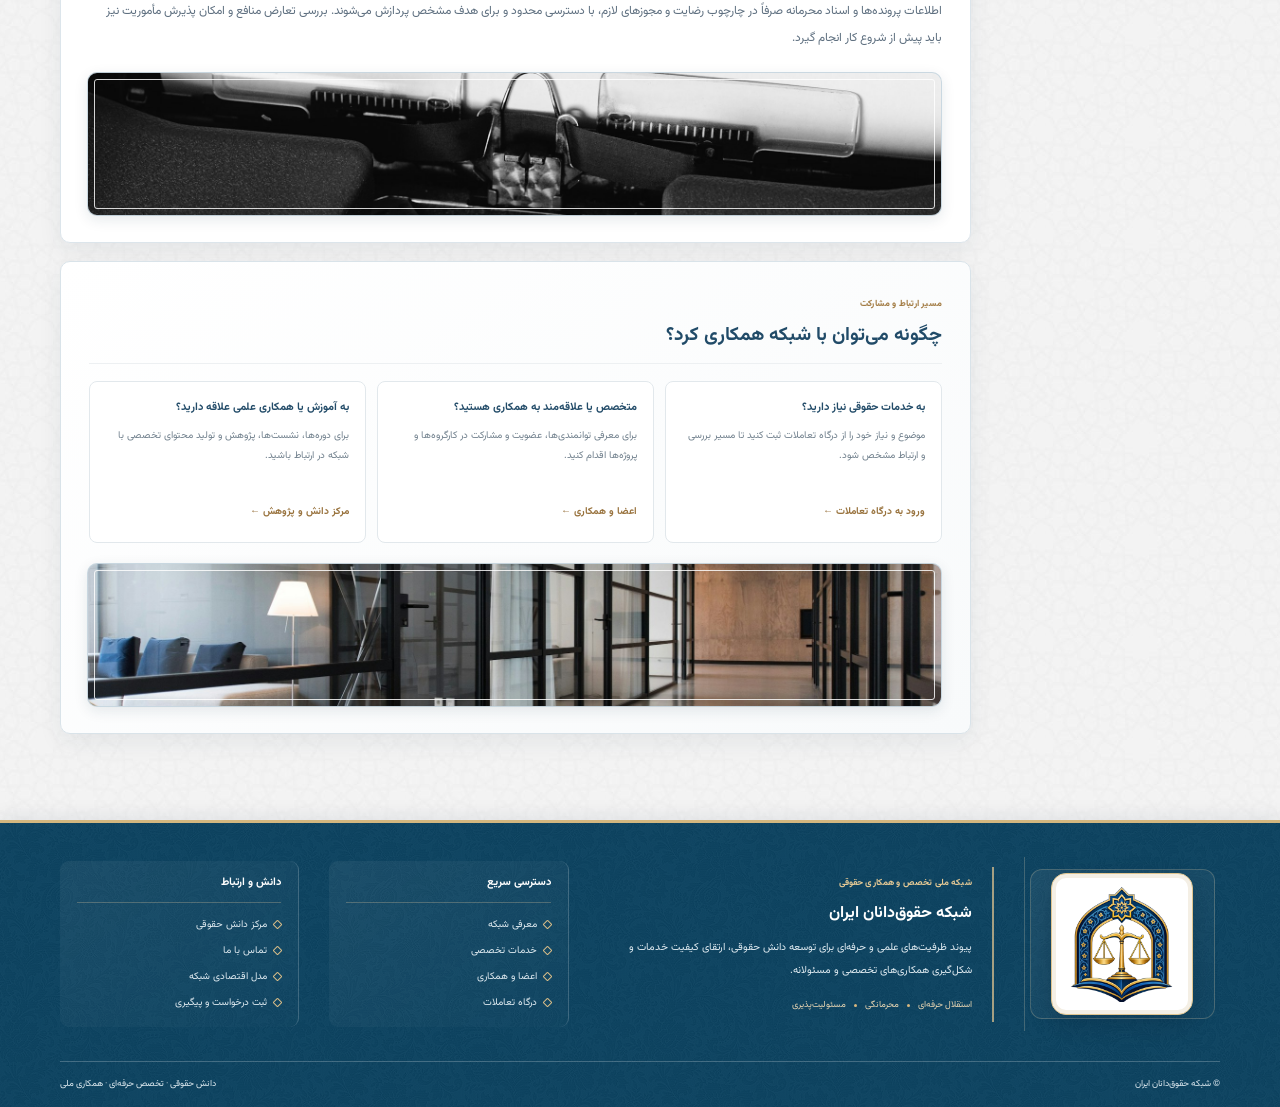
<file: pages/about.html>
<!doctype html><html lang="fa" dir="rtl"><head><meta charset="utf-8"><meta name="viewport" content="width=device-width,initial-scale=1"><link rel="icon" type="image/png" href="../assets/images/logo.png"><link rel="apple-touch-icon" href="../assets/images/logo.png"><title>معرفی شبکه | شبکه حقوق‌دانان ایران</title><link rel="stylesheet" href="../assets/css/site.css"></head><body><header class="site-header"><div class="container header-main"><a class="brand" href="../index.html" aria-label="صفحه نخست شبکه حقوق‌دانان ایران"><span class="brand-mark"><img src="../assets/images/logo.png" alt="لوگوی شبکه حقوق‌دانان ایران" width="68" height="68"></span></a><div class="header-actions"></div></div><nav class="main-nav" aria-label="منوی اصلی"><div class="container nav-inner">
<a class="nav-home" href="../index.html">صفحه نخست</a>
<div class="nav-dropdown"><a class="nav-parent active" href="about.html">معرفی شبکه</a><button class="nav-toggle" type="button" aria-label="باز کردن زیرمنوی معرفی شبکه" aria-expanded="false"><span class="nav-caret" aria-hidden="true"></span></button><div class="dropdown-menu"><a href="about.html#mission">مأموریت و چشم‌انداز</a><a href="about.html#governance">ساختار و حکمرانی</a><a href="about.html#principles">اصول بنیادین</a></div></div>
<div class="nav-dropdown"><a class="nav-parent" href="services.html">خدمات تخصصی</a><button class="nav-toggle" type="button" aria-label="باز کردن زیرمنوی خدمات تخصصی" aria-expanded="false"><span class="nav-caret" aria-hidden="true"></span></button><div class="dropdown-menu"><a href="services.html#project">مدیریت پروژه‌های حقوقی</a><a href="services.html#legal">خدمات حقوقی سازمانی</a><a href="services.html#compliance">انطباق و مدیریت ریسک</a><a href="services.html#digital">فناوری و محصولات حقوقی</a><a href="../index.html#economic">مدل اقتصادی</a></div></div>
<div class="nav-dropdown"><a class="nav-parent" href="datar.html">سکوی داتار</a><button class="nav-toggle" type="button" aria-label="باز کردن زیرمنوی داتار" aria-expanded="false"><span class="nav-caret" aria-hidden="true"></span></button><div class="dropdown-menu"><a href="datar.html">معرفی و امکانات داتار</a><a href="datar.html#live-demo">پیش‌نمایش تعاملی</a><a href="../app/index.html">ورود به اپلیکیشن</a></div></div>
<div class="nav-dropdown"><a class="nav-parent" href="members.html">اعضا و همکاری</a><button class="nav-toggle" type="button" aria-label="باز کردن زیرمنوی اعضا و همکاری" aria-expanded="false"><span class="nav-caret" aria-hidden="true"></span></button><div class="dropdown-menu"><a href="members.html#groups">گروه‌های عضویت</a><a href="members.html#verification">اعتبارسنجی اعضا</a><a href="members.html#workgroups">کارگروه‌های تخصصی</a><a href="members.html#path">مسیر عضویت</a></div></div>
<div class="nav-dropdown"><a class="nav-parent" href="knowledge.html">دانش و پژوهش</a><button class="nav-toggle" type="button" aria-label="باز کردن زیرمنوی دانش و پژوهش" aria-expanded="false"><span class="nav-caret" aria-hidden="true"></span></button><div class="dropdown-menu"><a href="knowledge.html#thinktank">اندیشکده حقوقی</a><a href="knowledge.html#monitor">رصد قوانین و مقررات</a><a href="knowledge.html#academy">آکادمی و آموزش</a><a href="library.html">کتابخانه دانش حقوقی</a></div></div>
<div class="nav-dropdown"><a class="nav-parent" href="portal.html">درگاه تعاملات</a><button class="nav-toggle" type="button" aria-label="باز کردن زیرمنوی درگاه تعاملات" aria-expanded="false"><span class="nav-caret" aria-hidden="true"></span></button><div class="dropdown-menu"><a href="portal.html">ورود به درگاه تعاملات</a><a href="portal-admin.html">پنل دبیرخانه</a></div></div>
<a class="nav-simple" href="contact.html">تماس با ما</a>
</div></nav></header><section class="inner-hero about-hero"><div class="container">
<span class="section-kicker">هویت، مأموریت و ظرفیت‌های همکاری</span>
<h1>شبکه حقوق‌دانان ایران؛ پیوند دانش، تخصص و اقدام حقوقی</h1>
<p>بستری برای گردهم‌آوردن استادان، پژوهشگران، وکلا، مشاوران، کارشناسان، دانش‌آموختگان و نهادهای حقوقی؛ تا دانش و تجربه پراکنده به همکاری‌های حرفه‌ای، آموزش کاربردی، پژوهش مسئله‌محور و راه‌حل‌های حقوقی قابل اتکا تبدیل شود.</p>
<div class="about-hero-tags"><span>شبکه‌سازی تخصصی</span><span>مدیریت پروژه‌های حقوقی</span><span>پرونده و امور حقوقی</span><span>آموزش و پژوهش</span></div>
</div></section>
<main class="container about-layout">
<aside class="side-index about-index"><a class="side-index-brand" href="../index.html" aria-label="صفحه نخست شبکه حقوق‌دانان ایران"><img src="../assets/images/logo.png" alt="لوگوی شبکه حقوق‌دانان ایران"><span>شبکه حقوق‌دانان ایران</span></a><div class="side-index-heading"><b>راهنمای معرفی شبکه</b></div><div class="side-index-scroll">
<a href="#who">ما که هستیم؟</a><a href="#mission">مأموریت و رویکرد</a><a href="#network">شبکه حقوقی چگونه کار می‌کند؟</a><a href="#capabilities">توانمندی‌ها و ظرفیت‌ها</a><a href="#cases">مدیریت پرونده‌ها و پروژه‌ها</a><a href="#academy">آموزش و توسعه دانش</a><a href="#audiences">مخاطبان و بهره‌مندان</a><a href="#use-cases">چه استفاده‌ای می‌توان کرد؟</a><a href="#principles">اصول حرفه‌ای</a><a href="#join">همکاری با شبکه</a></div></aside>
<div class="content-main about-content">
<section class="content-card about-lead" id="who"><span class="about-kicker">شناخت شبکه</span><h2>ما چه کسانی هستیم؟</h2>
<p>شبکه حقوق‌دانان ایران یک بستر همکاری تخصصی و چندرشته‌ای در حوزه حقوق است؛ بستری که افراد و مجموعه‌های دارای دانش، تجربه و توان حرفه‌ای را به یکدیگر و به نیازهای واقعی جامعه، کسب‌وکارها و سازمان‌ها متصل می‌کند.</p>
<p>در یک مسئله حقوقی، معمولاً تنها دانستن یک ماده قانونی کافی نیست. شناخت موضوع، بررسی اسناد، تحلیل حقوقی، آگاهی از رویه‌ها، مذاکره، تنظیم قرارداد، مدیریت زمان و پیگیری دقیق ممکن است به تخصص‌های متفاوتی نیاز داشته باشد. شبکه برای فراهم‌کردن امکان همکاری این تخصص‌ها شکل می‌گیرد؛ تا هر مسئله، متناسب با ماهیت و پیچیدگی خود، به فرد یا تیم مناسب ارجاع شود.</p>
<div class="about-callout"><b>تعریف ساده:</b> شبکه، محل اتصال «نیاز حقوقی» به «دانش و متخصص مناسب» و سازمان‌دهی همکاری برای رسیدن به یک خروجی روشن و قابل ارزیابی است.</div></section>
<section class="content-card" id="mission"><span class="about-kicker">چرایی شکل‌گیری</span><h2>مأموریت و رویکرد ما</h2>
<div class="about-mission-grid">
<div><b>تجمیع ظرفیت‌ها</b><p>شناسایی و پیوند توان علمی، حرفه‌ای، پژوهشی و اجرایی که در اشخاص و نهادهای مختلف وجود دارد.</p></div>
<div><b>حل مسئله</b><p>تبدیل نیازهای حقوقی به مسئله مشخص، تعریف دامنه کار و تشکیل تیم متناسب با موضوع.</p></div>
<div><b>ارتقای کیفیت</b><p>تقویت کار تیمی، بازبینی تخصصی، مستندسازی و استفاده از دانش و تجربه به‌روز.</p></div>
<div><b>توسعه دسترسی</b><p>کمک به اشخاص و سازمان‌ها برای یافتن مسیر مناسب دریافت خدمات، آموزش و مشاوره حقوقی.</p></div>
</div>
<p>چشم‌انداز شبکه، شکل‌گیری یک زیست‌بوم پویا و قابل اعتماد است که در آن همکاری علمی و حرفه‌ای از ارتباطات موردی فراتر رود و به پروژه‌ها، محصولات دانشی، آموزش مستمر و خدمات تخصصی منظم تبدیل شود.</p></section>
<section class="content-card" id="network"><span class="about-kicker">مدل همکاری</span><h2>شبکه حقوقی چگونه کار می‌کند؟</h2>
<p>شبکه صرفاً فهرستی از نام‌ها و شماره تماس‌ها نیست. ارزش آن در شناخت ظرفیت‌ها، ایجاد ارتباط درست، تعریف مسئولیت و مدیریت همکاری تا رسیدن به نتیجه است.</p>
<div class="about-process">
<div><i>۱</i><b>دریافت نیاز</b><small>شناخت مسئله، هدف، فوریت و اطلاعات اولیه</small></div>
<div><i>۲</i><b>بررسی و دسته‌بندی</b><small>تعیین حوزه حقوقی، ابعاد و سطح تخصص مورد نیاز</small></div>
<div><i>۳</i><b>انتخاب ظرفیت مناسب</b><small>شناسایی متخصص یا تشکیل گروه کاری متناسب</small></div>
<div><i>۴</i><b>تعریف همکاری</b><small>تعیین دامنه، زمان‌بندی، مسئولیت و توافقات</small></div>
<div><i>۵</i><b>اجرا و کنترل کیفیت</b><small>پیگیری مراحل، بازبینی و ثبت مستندات</small></div>
<div><i>۶</i><b>تحویل و ارزیابی</b><small>ارائه خروجی، دریافت بازخورد و ثبت تجربه</small></div>
</div>
<p>در این مدل، هر همکاری می‌تواند مستقل و متناسب با موضوع تعریف شود؛ از یک بررسی کوتاه حقوقی تا یک پروژه چندماهه با مشارکت چند متخصص یا چند نهاد.</p></section>
<section class="content-card" id="capabilities"><span class="about-kicker">دامنه فعالیت</span><h2>چه ظرفیت‌ها و توانمندی‌هایی می‌توان در شبکه گرد آورد؟</h2>
<div class="about-capability-grid">
<article><span>۰۱</span><h3>مشاوره و تحلیل حقوقی</h3><p>بررسی مسائل حقوقی اشخاص و سازمان‌ها، ارائه نظر کارشناسی، تحلیل ریسک و پیشنهاد مسیرهای اقدام.</p></article>
<article><span>۰۲</span><h3>قراردادها و اسناد</h3><p>تنظیم، بازبینی و تحلیل قراردادها، توافق‌نامه‌ها، مکاتبات و اسناد حقوقی متناسب با موضوع.</p></article>
<article><span>۰۳</span><h3>پرونده‌ها و دعاوی</h3><p>سامان‌دهی اطلاعات و مستندات، تحلیل پرونده، تقویم اقدامات، هماهنگی متخصصان و پیگیری مراحل در حدود مجاز.</p></article>
<article><span>۰۴</span><h3>حقوق کسب‌وکار و سازمان</h3><p>امور شرکت‌ها، حاکمیت شرکتی، روابط کار، معاملات، مطالبات، مسئولیت‌ها و انطباق مقرراتی.</p></article>
<article><span>۰۵</span><h3>پژوهش و مطالعات حقوقی</h3><p>مطالعه قوانین و مقررات، رویه قضایی، نظریات مشورتی، گزارش‌های تحلیلی و مطالعات تطبیقی.</p></article>
<article><span>۰۶</span><h3>داوری، مذاکره و حل اختلاف</h3><p>پشتیبانی پژوهشی و تخصصی از مذاکره، سازش، میانجی‌گری و داوری با رعایت صلاحیت و مقررات مربوط.</p></article>
<article><span>۰۷</span><h3>آموزش و توانمندسازی</h3><p>دوره‌های عمومی و تخصصی، کارگاه‌های مهارتی، آموزش سازمانی و برنامه‌های ویژه دانشجویان و متخصصان.</p></article>
<article><span>۰۸</span><h3>فناوری و خدمات نوین حقوقی</h3><p>بانک‌های اطلاعاتی، ابزارهای مدیریت اسناد و پرونده، سامانه‌های پیگیری، محصولات محتوایی و راهکارهای LegalTech.</p></article>
<article><span>۰۹</span><h3>خدمات اجتماعی و عام‌المنفعه</h3><p>آموزش حقوق شهروندی، آگاهی‌بخشی، مشاوره‌های حمایتی و برنامه‌های دسترسی منصفانه به دانش حقوقی.</p></article>
</div>
<p class="about-muted">این موارد، دامنه ظرفیت‌ها و خدمات قابل سازمان‌دهی در شبکه را نشان می‌دهد. ارائه هر خدمت تخصصی، حسب مورد، منوط به وجود نیروی واجد صلاحیت، توافق با سفارش‌دهنده و رعایت الزامات قانونی است.</p></section>
<section class="content-card" id="cases"><span class="about-kicker">از مسئله تا نتیجه</span><h2>مدیریت پرونده‌ها و پروژه‌های حقوقی</h2>
<p>یکی از ظرفیت‌های مهم شبکه، امکان سازمان‌دهی پرونده‌ها و مأموریت‌های حقوقی است؛ به‌ویژه زمانی که یک موضوع به بررسی اسناد، پژوهش، نظر چند متخصص، تنظیم لوایح یا قراردادها و پیگیری چند اقدام نیاز دارد.</p>
<div class="about-case-grid">
<div><b>پرونده اشخاص</b><p>دسته‌بندی اسناد، تهیه خلاصه پرونده، ثبت وقایع و مهلت‌ها، شناسایی موضوعات اختلاف و هماهنگی با وکیل یا متخصص منتخب.</p></div>
<div><b>پرونده‌های سازمانی</b><p>مدیریت دعاوی و مطالبات، قراردادها، اختلافات پیمانکاری، امور کار و تأمین اجتماعی، املاک و مسائل ثبتی.</p></div>
<div><b>پروژه‌های حقوقی</b><p>تحقیقات حقوقی، تدوین دستورالعمل، بررسی حقوقی طرح‌ها، ارزیابی ریسک و تهیه گزارش برای تصمیم‌گیری.</p></div>
<div><b>مدیریت و گزارش‌دهی</b><p>تقویم اقدامات، تعیین مسئول، وضعیت پیشرفت، ثبت مکاتبات، کنترل مهلت‌ها و گزارش مدیریتی از روند کار.</p></div>
</div>
<div class="about-callout"><b>نکته مهم:</b> مدیریت اطلاعات و هماهنگی پرونده با نمایندگی قضایی یکسان نیست. وکالت، مشاوره تخصصی یا اقداماتی که قانوناً نیازمند پروانه یا صلاحیت مشخص‌اند، فقط توسط اشخاص واجد شرایط و در حدود مجوز قانونی انجام می‌شوند.</div></section>
<section class="content-card" id="academy"><span class="about-kicker">دانش کاربردی</span><h2>آموزش‌های حقوقی، پژوهش و انتقال تجربه</h2>
<p>شبکه می‌تواند آموزش حقوق را از قالب صرفاً نظری به مسیر یادگیری مستمر و کاربردی نزدیک کند؛ از آشنایی عمومی با حقوق تا آموزش‌های تخصصی برای مدیران، کارشناسان، وکلا، دانشجویان و فعالان اقتصادی.</p>
<div class="about-academy-grid">
<div><b>آموزش عمومی</b><p>حقوق شهروندی، حقوق خانواده، معاملات روزمره، اجاره، کار، مصرف‌کننده و پیشگیری از اختلاف.</p></div>
<div><b>آموزش سازمانی</b><p>قراردادنویسی، مدیریت اسناد، تعهدات مدیران، دعاوی و مطالبات، انطباق و کاهش ریسک حقوقی.</p></div>
<div><b>آموزش حرفه‌ای</b><p>مهارت‌های پژوهش حقوقی، نگارش تخصصی، تحلیل پرونده، مذاکره، داوری و فناوری‌های نوین.</p></div>
<div><b>آموزش دانشگاهی و مهارتی</b><p>کارگاه‌های مسئله‌محور، نشست علمی، گروه مطالعاتی، فرصت پژوهش و انتقال تجربه حرفه‌ای.</p></div>
</div>
<p>در کنار آموزش، امکان ایجاد بانک دانش شامل قوانین و مقررات، آرای قابل انتشار، نظریات مشورتی، مقالات، راهنماها، نمونه‌های آموزشی و محتوای چندرسانه‌ای وجود دارد؛ با ذکر منبع، تاریخ به‌روزرسانی و رعایت حقوق پدیدآورندگان و محرمانگی.</p></section>
<section class="content-card" id="audiences"><span class="about-kicker">مخاطبان و بهره‌مندان</span><h2>چه کسانی می‌توانند از شبکه استفاده کنند؟</h2>
<div class="about-audience-list">
<div><b>اشخاص و خانواده‌ها</b><p>برای شناخت مسیر حقوقی، دریافت آموزش و دسترسی به متخصص مناسب در موضوعاتی مانند قرارداد، ملک، خانواده، کار، ارث و اختلافات مدنی.</p><small>دریافت خدمت · آموزش · ارجاع تخصصی</small></div>
<div><b>شرکت‌ها و کسب‌وکارها</b><p>برای پشتیبانی قراردادی، امور شرکت‌ها، مدیریت دعاوی، مطالبات، روابط کار، ارزیابی ریسک و آموزش مدیران و کارکنان.</p><small>خدمات سازمانی · مدیریت پرونده · آموزش</small></div>
<div><b>سازمان‌ها و نهادهای عمومی و خصوصی</b><p>برای تعریف پروژه‌های حقوقی، تدوین دستورالعمل، مطالعات سیاستی، ارزیابی مقررات و استفاده از تیم‌های تخصصی چندرشته‌ای.</p><small>پروژه مشترک · پژوهش · مشاوره تخصصی</small></div>
<div><b>وکلاء، مشاوران و کارشناسان</b><p>برای توسعه ارتباط حرفه‌ای، همکاری در پرونده‌ها و پروژه‌ها، معرفی تخصص، تبادل تجربه و حضور در کارگروه‌ها.</p><small>همکاری حرفه‌ای · شبکه تخصصی · پروژه</small></div>
<div><b>استادان و پژوهشگران</b><p>برای مشارکت در پژوهش‌های کاربردی، نشست‌های علمی، تدوین منابع، ارائه آموزش و ارتباط مؤثرتر میان دانشگاه و نیاز جامعه.</p><small>پژوهش · تدریس · اندیشکده</small></div>
<div><b>دانشجویان و دانش‌آموختگان</b><p>برای یادگیری مهارت‌های کاربردی، شرکت در کارگاه‌ها، فعالیت پژوهشی و آشنایی با مسیرهای حرفه‌ای و فرصت‌های مجاز همکاری.</p><small>آموزش · تجربه‌اندوزی · توسعه مهارت</small></div>
<div><b>مؤسسات و مراکز حقوقی</b><p>برای اجرای مشترک پروژه‌ها، تکمیل ظرفیت تخصصی، تولید محتوا و آموزش، ارجاع متقابل و همکاری نهادی.</p><small>تفاهم همکاری · تیم‌سازی · توسعه خدمات</small></div>
</div></section>
<section class="content-card" id="use-cases"><span class="about-kicker">نمونه‌های کاربرد</span><h2>در عمل چه استفاده‌ای می‌توان از شبکه کرد؟</h2>
<div class="about-use-grid">
<div><i>۱</i><p>یک شرکت برای بررسی قراردادهای متعدد و مدیریت اختلافات خود، تیمی از متخصصان قرارداد، شرکت‌ها و دعاوی تشکیل دهد.</p></div>
<div><i>۲</i><p>یک شخص برای شناخت مسیر حقوقی مسئله خود، درخواست بررسی اولیه و معرفی مسیر دریافت خدمت ثبت کند.</p></div>
<div><i>۳</i><p>یک وکیل برای تکمیل تیم پرونده، از ظرفیت پژوهشگر یا متخصص یک حوزه خاص بهره بگیرد.</p></div>
<div><i>۴</i><p>یک دانشگاه یا استاد، دوره تخصصی، نشست علمی یا پژوهش مشترک با مشارکت اعضای شبکه برگزار کند.</p></div>
<div><i>۵</i><p>یک سازمان، دوره آموزشی ویژه کارکنان یا مدیران درباره قراردادها، مسئولیت‌ها و ریسک‌های حقوقی سفارش دهد.</p></div>
<div><i>۶</i><p>گروهی از متخصصان، یک موضوع نوظهور را بررسی و نتیجه را به گزارش، راهنما، مقاله یا محصول آموزشی تبدیل کنند.</p></div>
<div><i>۷</i><p>یک مؤسسه حقوقی برای پروژه‌ای بزرگ یا چندرشته‌ای، از ظرفیت تکمیلی شبکه و همکاری سازمان‌یافته استفاده کند.</p></div>
<div><i>۸</i><p>افراد و کسب‌وکارها از محتوای آموزشی و منابع حقوقی معتبر برای افزایش آگاهی و پیشگیری از اختلاف بهره ببرند.</p></div>
</div></section>
<section class="content-card" id="principles"><span class="about-kicker">اعتماد و مسئولیت</span><h2>اصول حرفه‌ای و حدود فعالیت</h2>
<div class="tag-list"><span>استقلال حرفه‌ای</span><span>صلاحیت و تخصص</span><span>محرمانگی اطلاعات</span><span>تعارض منافع</span><span>شفافیت توافقات</span><span>پاسخ‌گویی</span><span>کنترل کیفیت</span><span>حفظ حقوق اشخاص</span><span>امنیت اسناد</span><span>دسترسی منصفانه</span></div>
<p>شبکه جایگزین کانون‌ها، مراجع صدور پروانه، دادگاه‌ها یا نهادهای قانونی نیست و عضویت در آن به‌خودی‌خود مجوز وکالت یا ارائه خدمات نیازمند پروانه ایجاد نمی‌کند. نتیجه هیچ پرونده‌ای از پیش تضمین نمی‌شود. هر همکاری باید با تعیین روشن مسئولیت‌ها، هزینه‌ها، حدود دسترسی و شیوه حفاظت از اطلاعات انجام شود.</p>
<p>اطلاعات پرونده‌ها و اسناد محرمانه صرفاً در چارچوب رضایت و مجوزهای لازم، با دسترسی محدود و برای هدف مشخص پردازش می‌شوند. بررسی تعارض منافع و امکان پذیرش مأموریت نیز باید پیش از شروع کار انجام گیرد.</p></section>
<section class="content-card about-join-card" id="join"><span class="about-kicker">مسیر ارتباط و مشارکت</span><h2>چگونه می‌توان با شبکه همکاری کرد؟</h2>
<div class="about-join-grid"><div><b>به خدمات حقوقی نیاز دارید؟</b><p>موضوع و نیاز خود را از درگاه تعاملات ثبت کنید تا مسیر بررسی و ارتباط مشخص شود.</p><a href="portal.html">ورود به درگاه تعاملات ←</a></div><div><b>متخصص یا علاقه‌مند به همکاری هستید؟</b><p>برای معرفی توانمندی‌ها، عضویت و مشارکت در کارگروه‌ها و پروژه‌ها اقدام کنید.</p><a href="members.html">اعضا و همکاری ←</a></div><div><b>به آموزش یا همکاری علمی علاقه دارید؟</b><p>برای دوره‌ها، نشست‌ها، پژوهش و تولید محتوای تخصصی با شبکه در ارتباط باشید.</p><a href="knowledge.html">مرکز دانش و پژوهش ←</a></div></div>
</section>
</div></main>
<nav class="mobile-bottom-nav" aria-label="منوی موبایل"><a href="../index.html"><span>⌂</span><span>خانه</span></a><a href="services.html"><span>⚖</span><span>خدمات</span></a><a href="members.html"><span>♙</span><span>اعضا</span></a><a href="datar.html"><span>◈</span><span>داتار</span></a><a href="contact.html"><span>✉</span><span>تماس</span></a></nav><button id="back-to-top" type="button" aria-label="بازگشت به بالای صفحه" title="بازگشت به بالا">↑</button><footer class="site-footer">
<div class="container footer-main footer-grid-refined">
 <div class="footer-emblem"><a class="footer-logo-link" href="../index.html" aria-label="بازگشت به صفحه نخست"><img src="../assets/images/logo.png" alt="نشان شبکه حقوق‌دانان ایران" width="150" height="150"></a></div>
 <div class="footer-intro"><span class="footer-kicker">شبکه ملی تخصص و همکاری حقوقی</span><strong>شبکه حقوق‌دانان ایران</strong><p>پیوند ظرفیت‌های علمی و حرفه‌ای برای توسعه دانش حقوقی، ارتقای کیفیت خدمات و شکل‌گیری همکاری‌های تخصصی و مسئولانه.</p><span class="footer-principles">استقلال حرفه‌ای <i></i> محرمانگی <i></i> مسئولیت‌پذیری</span></div>
 <div class="footer-links"><b>دسترسی سریع</b><a href="../pages/about.html">معرفی شبکه</a><a href="../pages/services.html">خدمات تخصصی</a><a href="../pages/members.html">اعضا و همکاری</a><a href="../pages/portal.html">درگاه تعاملات</a></div>
 <div class="footer-links"><b>دانش و ارتباط</b><a href="../pages/knowledge.html">مرکز دانش حقوقی</a><a href="../pages/contact.html">تماس با ما</a><a href="../index.html#economic">مدل اقتصادی شبکه</a><a href="../pages/portal.html">ثبت درخواست و پیگیری</a></div>
</div>
<div class="container footer-bottom"><span>© شبکه حقوق‌دانان ایران</span><span>دانش حقوقی · تخصص حرفه‌ای · همکاری ملی</span></div>
</footer><script src="../assets/js/site.js"></script><script src="../assets/js/persian-numbers.js" defer></script>
</body></html>
</file>
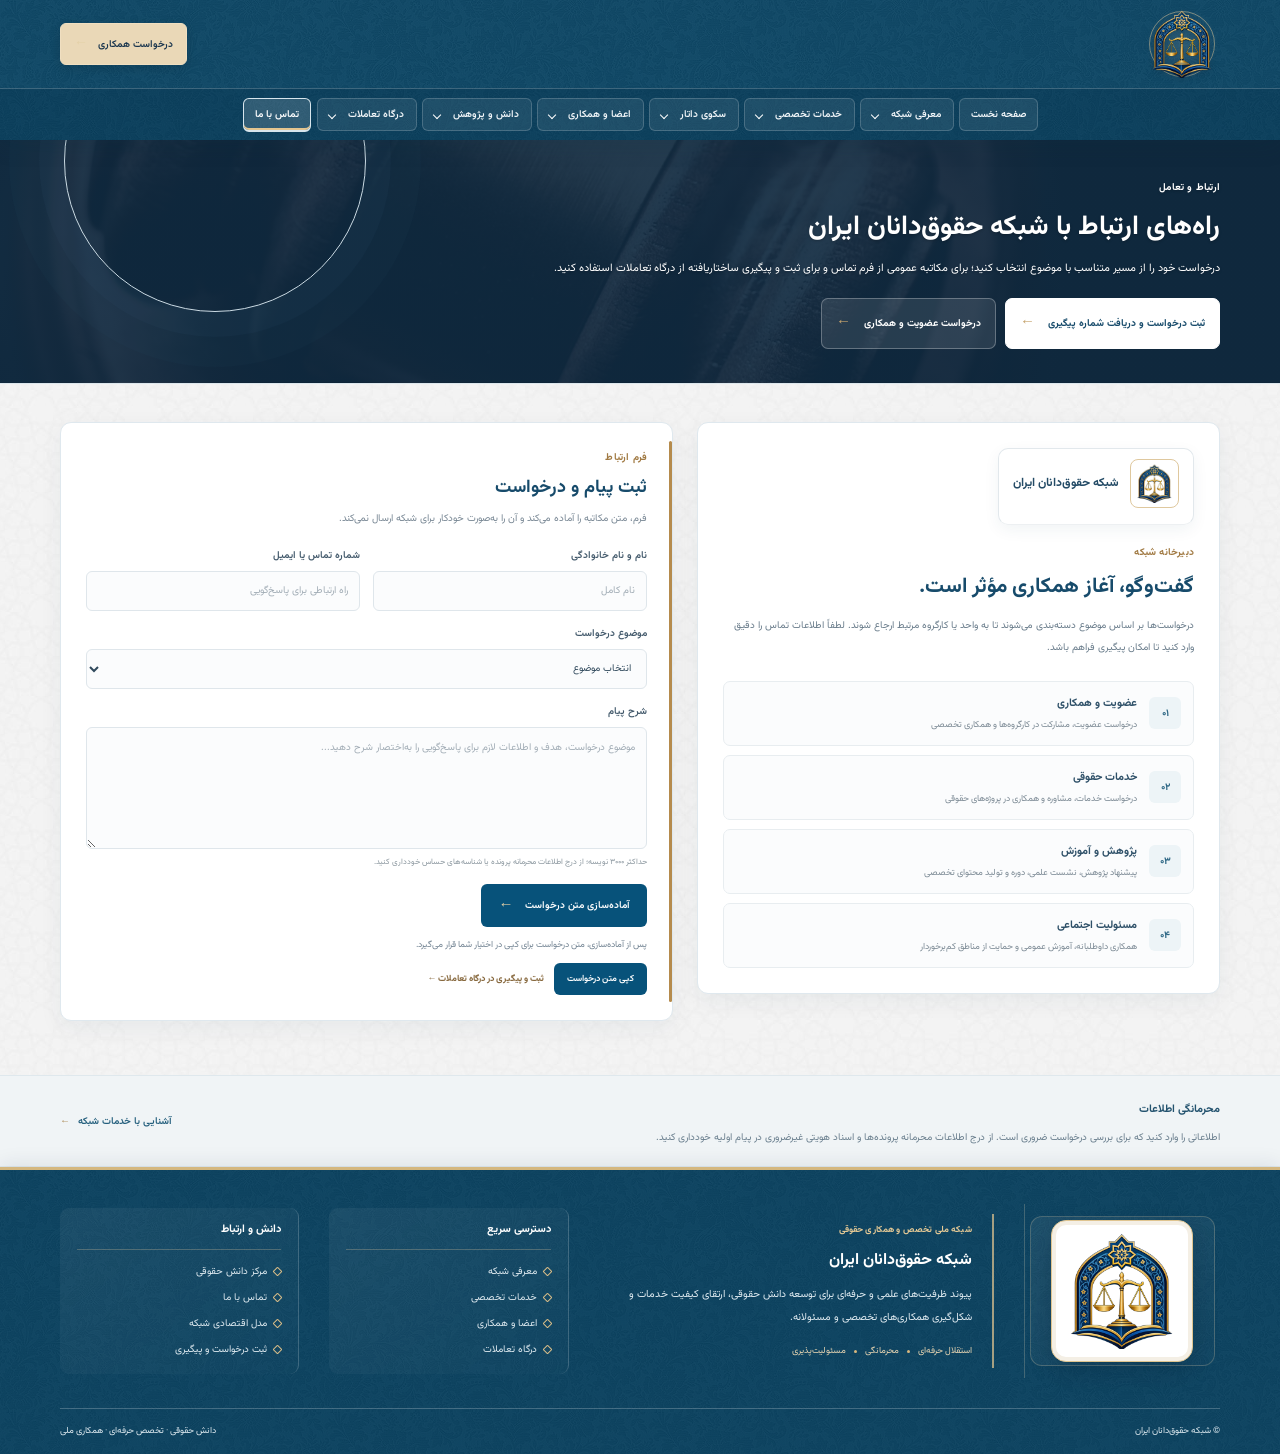
<file: pages/contact.html>
<!doctype html>
<html lang="fa" dir="rtl">
<head><meta charset="utf-8"><meta name="viewport" content="width=device-width,initial-scale=1"><link rel="icon" type="image/png" href="../assets/images/logo.png"><link rel="apple-touch-icon" href="../assets/images/logo.png"><meta name="theme-color" content="#07527a"><title>تماس با ما | شبکه حقوق‌دانان ایران</title><meta name="description" content="ارتباط با دبیرخانه شبکه حقوق‌دانان ایران، ثبت درخواست همکاری، خدمات حقوقی و پیشنهادها."><link rel="stylesheet" href="../assets/css/site.css"></head>
<body>
<header class="site-header"><div class="container header-main"><a class="brand" href="../index.html" aria-label="صفحه نخست شبکه حقوق‌دانان ایران"><span class="brand-mark"><img src="../assets/images/logo.png" alt="لوگوی شبکه حقوق‌دانان ایران" width="68" height="68"></span></a><div class="header-actions"><a class="header-join" href="../pages/members.html">درخواست همکاری <span>←</span></a></div></div><nav class="main-nav" aria-label="منوی اصلی"><div class="container nav-inner">
<a class="nav-home" href="../index.html">صفحه نخست</a>
<div class="nav-dropdown"><a class="nav-parent" href="about.html">معرفی شبکه</a><button class="nav-toggle" type="button" aria-label="باز کردن زیرمنوی معرفی شبکه" aria-expanded="false"><span class="nav-caret" aria-hidden="true"></span></button><div class="dropdown-menu"><a href="about.html#mission">مأموریت و چشم‌انداز</a><a href="about.html#governance">ساختار و حکمرانی</a><a href="about.html#principles">اصول بنیادین</a></div></div>
<div class="nav-dropdown"><a class="nav-parent" href="services.html">خدمات تخصصی</a><button class="nav-toggle" type="button" aria-label="باز کردن زیرمنوی خدمات تخصصی" aria-expanded="false"><span class="nav-caret" aria-hidden="true"></span></button><div class="dropdown-menu"><a href="services.html#project">مدیریت پروژه‌های حقوقی</a><a href="services.html#legal">خدمات حقوقی سازمانی</a><a href="services.html#compliance">انطباق و مدیریت ریسک</a><a href="services.html#digital">فناوری و محصولات حقوقی</a><a href="../index.html#economic">مدل اقتصادی</a></div></div>
<div class="nav-dropdown"><a class="nav-parent" href="datar.html">سکوی داتار</a><button class="nav-toggle" type="button" aria-label="باز کردن زیرمنوی داتار" aria-expanded="false"><span class="nav-caret" aria-hidden="true"></span></button><div class="dropdown-menu"><a href="datar.html">معرفی و امکانات داتار</a><a href="datar.html#live-demo">پیش‌نمایش تعاملی</a><a href="../app/index.html">ورود به اپلیکیشن</a></div></div>
<div class="nav-dropdown"><a class="nav-parent" href="members.html">اعضا و همکاری</a><button class="nav-toggle" type="button" aria-label="باز کردن زیرمنوی اعضا و همکاری" aria-expanded="false"><span class="nav-caret" aria-hidden="true"></span></button><div class="dropdown-menu"><a href="members.html#groups">گروه‌های عضویت</a><a href="members.html#verification">اعتبارسنجی اعضا</a><a href="members.html#workgroups">کارگروه‌های تخصصی</a><a href="members.html#path">مسیر عضویت</a></div></div>
<div class="nav-dropdown"><a class="nav-parent" href="knowledge.html">دانش و پژوهش</a><button class="nav-toggle" type="button" aria-label="باز کردن زیرمنوی دانش و پژوهش" aria-expanded="false"><span class="nav-caret" aria-hidden="true"></span></button><div class="dropdown-menu"><a href="knowledge.html#thinktank">اندیشکده حقوقی</a><a href="knowledge.html#monitor">رصد قوانین و مقررات</a><a href="knowledge.html#academy">آکادمی و آموزش</a><a href="library.html">کتابخانه دانش حقوقی</a></div></div>
<div class="nav-dropdown"><a class="nav-parent" href="portal.html">درگاه تعاملات</a><button class="nav-toggle" type="button" aria-label="باز کردن زیرمنوی درگاه تعاملات" aria-expanded="false"><span class="nav-caret" aria-hidden="true"></span></button><div class="dropdown-menu"><a href="portal.html">ورود به درگاه تعاملات</a><a href="portal-admin.html">پنل دبیرخانه</a></div></div>
<a class="nav-simple active" href="contact.html">تماس با ما</a>
</div></nav></header>
<section class="inner-hero contact-hero"><div class="container"><span class="section-kicker light">ارتباط و تعامل</span><h1>راه‌های ارتباط با شبکه حقوق‌دانان ایران</h1><p>درخواست خود را از مسیر متناسب با موضوع انتخاب کنید؛ برای مکاتبه عمومی از فرم تماس و برای ثبت و پیگیری ساختاریافته از درگاه تعاملات استفاده کنید.</p><div class="contact-hero-actions"><a href="portal.html">ثبت درخواست و دریافت شماره پیگیری <span>←</span></a><a href="members.html">درخواست عضویت و همکاری <span>←</span></a></div></div></section>
<main class="container contact-layout">
<section class="contact-intro"><a class="contact-brand" href="../index.html" aria-label="صفحه نخست شبکه حقوق‌دانان ایران"><img src="../assets/images/logo.png" alt="لوگوی شبکه حقوق‌دانان ایران"><span>شبکه حقوق‌دانان ایران</span></a><div><span class="section-kicker">دبیرخانه شبکه</span><h2>گفت‌وگو، آغاز همکاری مؤثر است.</h2><p>درخواست‌ها بر اساس موضوع دسته‌بندی می‌شوند تا به واحد یا کارگروه مرتبط ارجاع شوند. لطفاً اطلاعات تماس را دقیق وارد کنید تا امکان پیگیری فراهم باشد.</p></div><div class="contact-quick-grid">
<div class="contact-quick"><span class="contact-symbol">01</span><div><b>عضویت و همکاری</b><small>درخواست عضویت، مشارکت در کارگروه‌ها و همکاری تخصصی</small></div></div>
<div class="contact-quick"><span class="contact-symbol">02</span><div><b>خدمات حقوقی</b><small>درخواست خدمات، مشاوره و همکاری در پروژه‌های حقوقی</small></div></div>
<div class="contact-quick"><span class="contact-symbol">03</span><div><b>پژوهش و آموزش</b><small>پیشنهاد پژوهش، نشست علمی، دوره و تولید محتوای تخصصی</small></div></div>
<div class="contact-quick"><span class="contact-symbol">04</span><div><b>مسئولیت اجتماعی</b><small>همکاری داوطلبانه، آموزش عمومی و حمایت از مناطق کم‌برخوردار</small></div></div>
</div></section>
<section class="contact-form-card"><div class="contact-form-heading"><span class="section-kicker">فرم ارتباط</span><h2>ثبت پیام و درخواست</h2><p>فرم، متن مکاتبه را آماده می‌کند و آن را به‌صورت خودکار برای شبکه ارسال نمی‌کند.</p></div>
<form id="contact-form">
<div class="contact-fields">
<label>نام و نام خانوادگی<input name="name" type="text" autocomplete="name" placeholder="نام کامل" required></label>
<label>شماره تماس یا ایمیل<input name="contact" type="text" autocomplete="email" placeholder="راه ارتباطی برای پاسخ‌گویی" required></label>
<label class="field-wide">موضوع درخواست<select name="topic" required><option value="">انتخاب موضوع</option><option>عضویت و همکاری</option><option>خدمات حقوقی و مشاوره</option><option>پژوهش و آموزش</option><option>همکاری سازمانی و اقتصادی</option><option>مسئولیت اجتماعی و حمایت</option><option>پیشنهاد، انتقاد و سایر موارد</option></select></label>
<label class="field-wide">شرح پیام<textarea name="message" rows="5" maxlength="3000" placeholder="موضوع درخواست، هدف و اطلاعات لازم برای پاسخ‌گویی را به‌اختصار شرح دهید..." required></textarea><small class="contact-field-hint">حداکثر ۳۰۰۰ نویسه؛ از درج اطلاعات محرمانه پرونده یا شناسه‌های حساس خودداری کنید.</small></label>
</div>
<button class="contact-submit" type="submit">آماده‌سازی متن درخواست <span>←</span></button>
<p id="contact-status" class="contact-status" role="status" aria-live="polite">پس از آماده‌سازی، متن درخواست برای کپی در اختیار شما قرار می‌گیرد.</p>
<textarea id="prepared-message" class="prepared-message" hidden rows="7" readonly aria-label="متن آماده‌شده درخواست"></textarea><div id="prepared-actions" class="prepared-actions" hidden><button id="copy-prepared" type="button">کپی متن درخواست</button><a href="portal.html">ثبت و پیگیری در درگاه تعاملات ←</a></div>
</form></section>
</main>
<section class="contact-bottom"><div class="container"><div><b>محرمانگی اطلاعات</b><p>اطلاعاتی را وارد کنید که برای بررسی درخواست ضروری است. از درج اطلاعات محرمانه پرونده‌ها و اسناد هویتی غیرضروری در پیام اولیه خودداری کنید.</p></div><a href="services.html">آشنایی با خدمات شبکه <span>←</span></a></div></section>
<nav class="mobile-bottom-nav" aria-label="منوی موبایل"><a href="../index.html"><span>⌂</span><span>خانه</span></a><a href="services.html"><span>⚖</span><span>خدمات</span></a><a href="members.html"><span>♙</span><span>اعضا</span></a><a href="datar.html"><span>◈</span><span>داتار</span></a><a href="contact.html" class="active"><span>✉</span><span>تماس</span></a></nav><button id="back-to-top" type="button" aria-label="بازگشت به بالای صفحه" title="بازگشت به بالا">↑</button><footer class="site-footer">
<div class="container footer-main footer-grid-refined">
 <div class="footer-emblem"><a class="footer-logo-link" href="../index.html" aria-label="بازگشت به صفحه نخست"><img src="../assets/images/logo.png" alt="نشان شبکه حقوق‌دانان ایران" width="150" height="150"></a></div>
 <div class="footer-intro"><span class="footer-kicker">شبکه ملی تخصص و همکاری حقوقی</span><strong>شبکه حقوق‌دانان ایران</strong><p>پیوند ظرفیت‌های علمی و حرفه‌ای برای توسعه دانش حقوقی، ارتقای کیفیت خدمات و شکل‌گیری همکاری‌های تخصصی و مسئولانه.</p><span class="footer-principles">استقلال حرفه‌ای <i></i> محرمانگی <i></i> مسئولیت‌پذیری</span></div>
 <div class="footer-links"><b>دسترسی سریع</b><a href="../pages/about.html">معرفی شبکه</a><a href="../pages/services.html">خدمات تخصصی</a><a href="../pages/members.html">اعضا و همکاری</a><a href="../pages/portal.html">درگاه تعاملات</a></div>
 <div class="footer-links"><b>دانش و ارتباط</b><a href="../pages/knowledge.html">مرکز دانش حقوقی</a><a href="../pages/contact.html">تماس با ما</a><a href="../index.html#economic">مدل اقتصادی شبکه</a><a href="../pages/portal.html">ثبت درخواست و پیگیری</a></div>
</div>
<div class="container footer-bottom"><span>© شبکه حقوق‌دانان ایران</span><span>دانش حقوقی · تخصص حرفه‌ای · همکاری ملی</span></div>
</footer>
<script src="../assets/js/site.js"></script><script src="../assets/js/persian-numbers.js" defer></script>
</body></html>
</file>
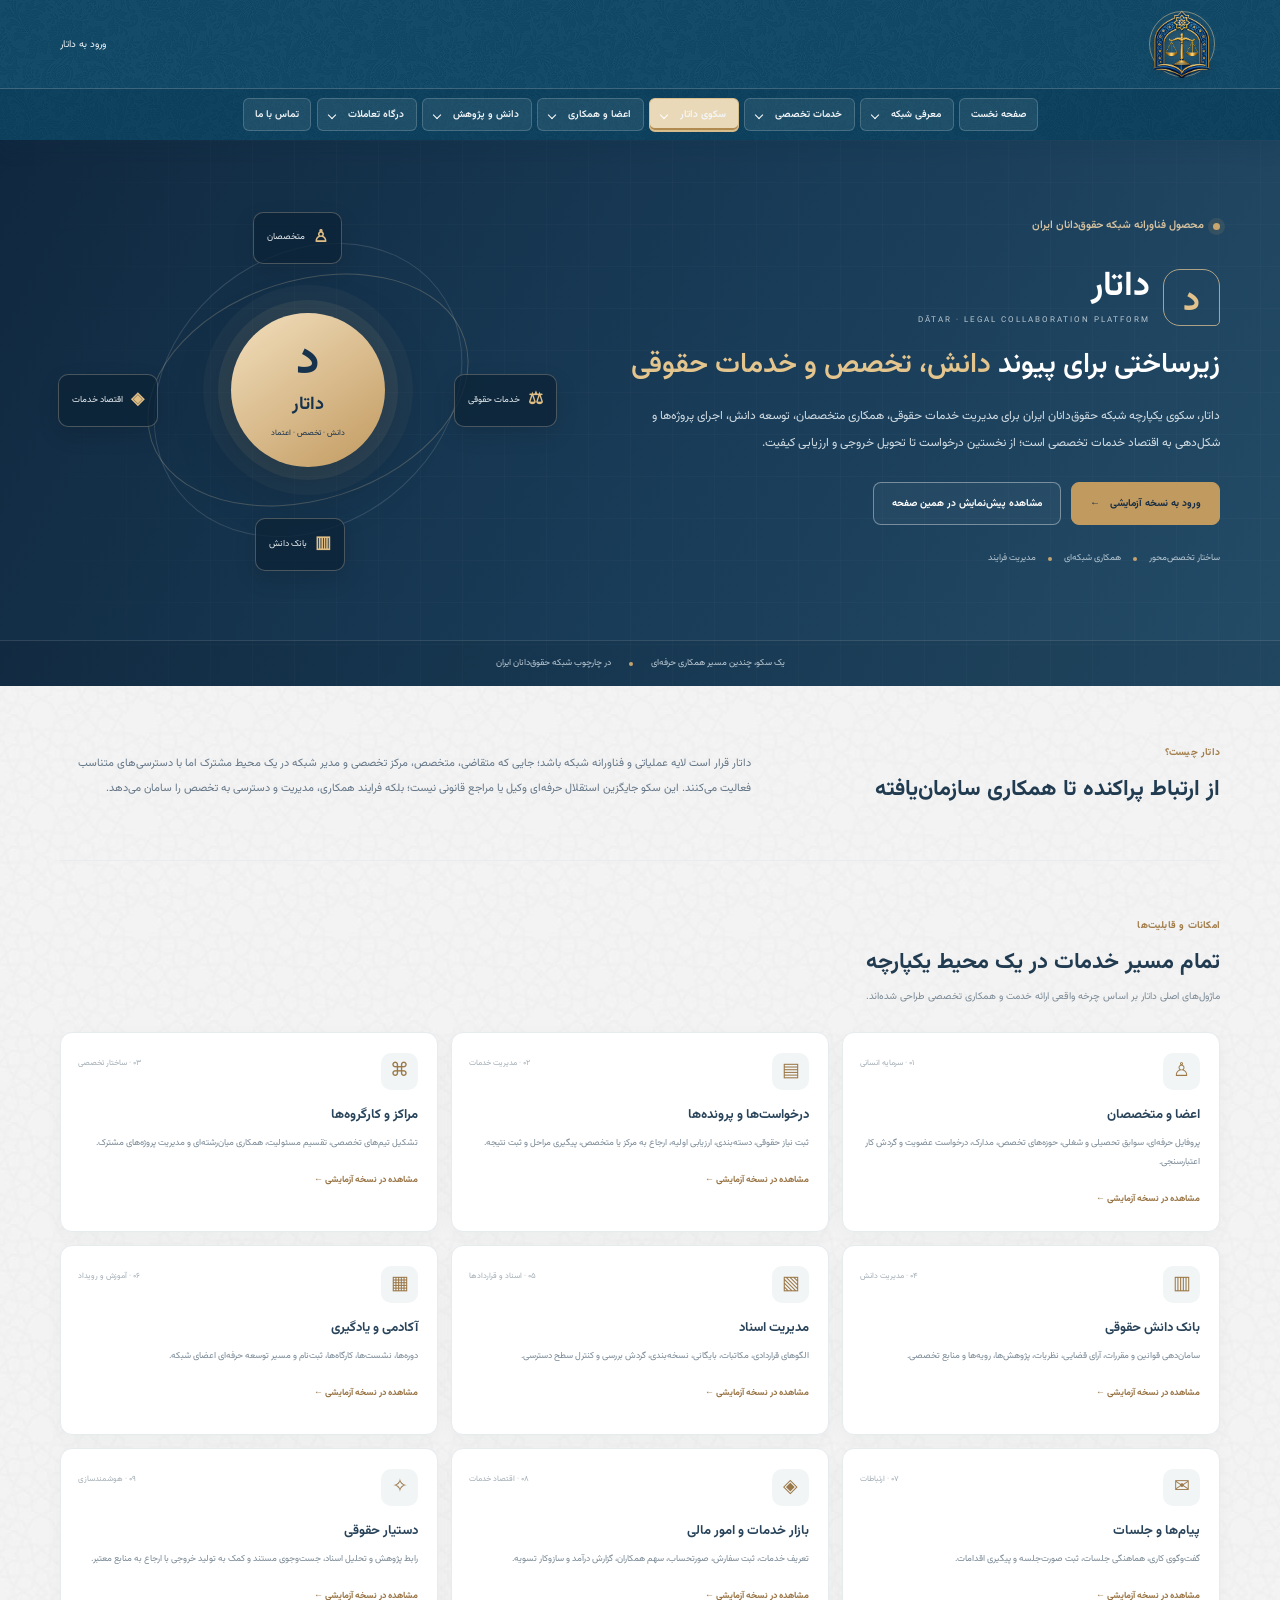
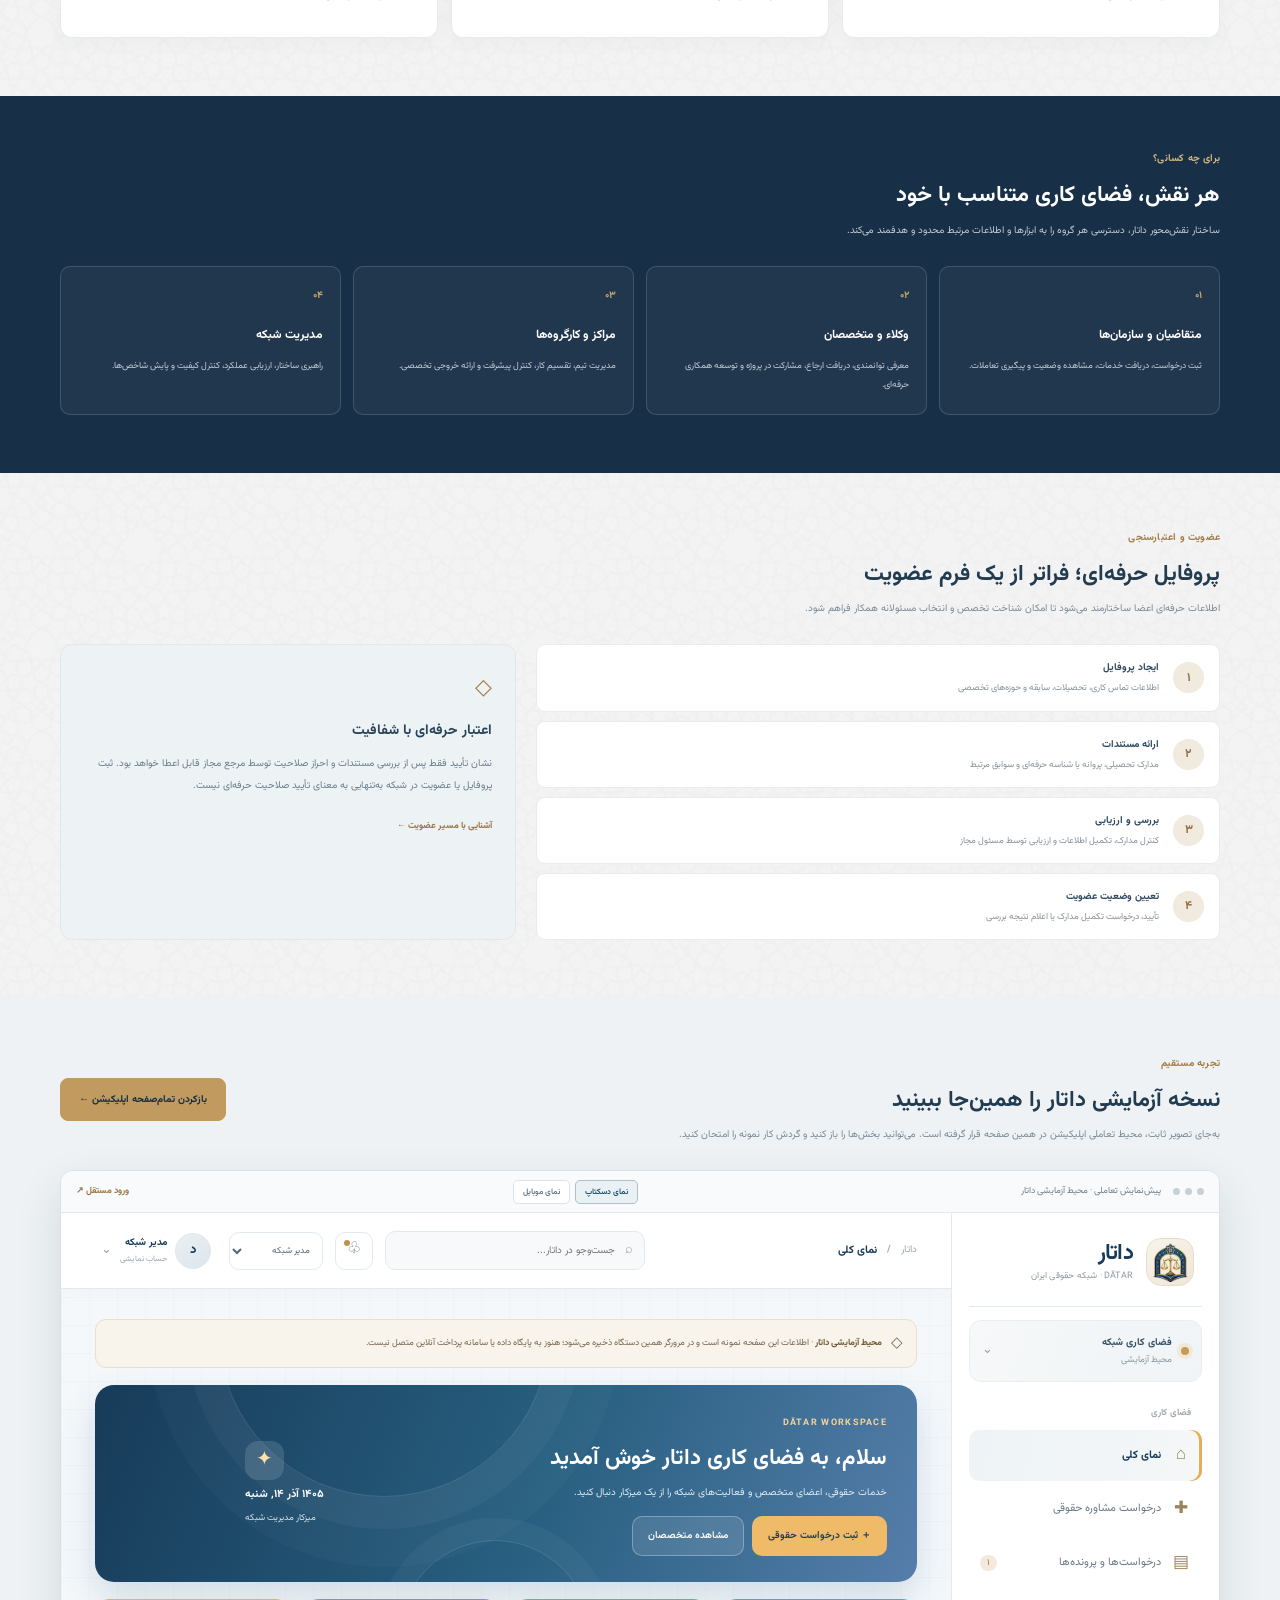
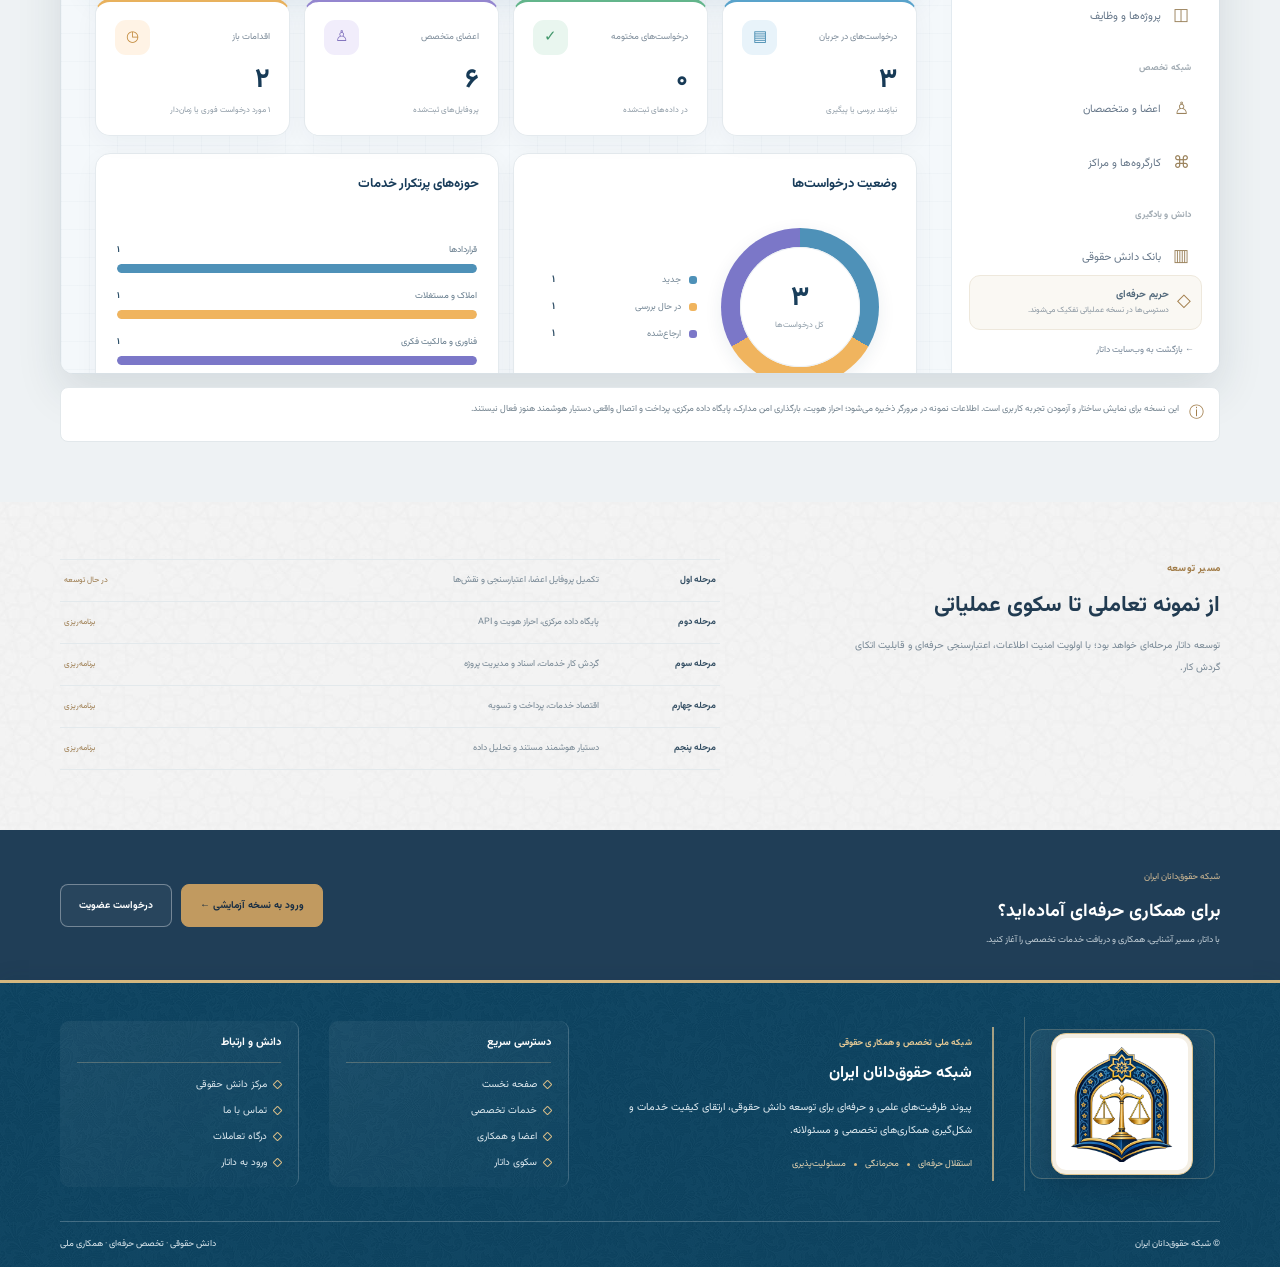
<file: pages/datar.html>
<!doctype html>
<html lang="fa" dir="rtl">
<head>
<meta charset="utf-8">
<meta name="viewport" content="width=device-width,initial-scale=1">
<meta name="theme-color" content="#172b46">
<meta name="description" content="داتار؛ سکوی یکپارچه خدمات، دانش، تخصص و همکاری حقوقی در شبکه حقوق‌دانان ایران. معرفی امکانات، مسیر عضویت و تجربه نسخه آزمایشی.">
<link rel="icon" type="image/png" href="../assets/images/logo.png">
<link rel="stylesheet" href="../assets/css/site.css">
<link rel="stylesheet" href="../assets/css/datar.css">
<title>داتار | سکوی ملی خدمات و همکاری حقوقی</title>
</head>
<body class="datar-page">
<header class="site-header">
<div class="container header-main">
<a class="brand" href="../index.html" aria-label="صفحه نخست شبکه حقوق‌دانان ایران"><span class="brand-mark"><img src="../assets/images/logo.png" alt="لوگوی شبکه حقوق‌دانان ایران" width="68" height="68"></span></a>
<div class="header-actions"><a class="header-quiet-link" href="../app/index.html">ورود به داتار</a></div>
</div>
<nav class="main-nav" aria-label="منوی اصلی"><div class="container nav-inner">
<a class="nav-home" href="../index.html">صفحه نخست</a>
<div class="nav-dropdown"><a class="nav-parent" href="about.html">معرفی شبکه</a><button class="nav-toggle" type="button" aria-label="باز کردن زیرمنوی معرفی شبکه" aria-expanded="false"><span class="nav-caret" aria-hidden="true"></span></button><div class="dropdown-menu"><a href="about.html#mission">مأموریت و چشم‌انداز</a><a href="about.html#governance">ساختار و حکمرانی</a><a href="about.html#principles">اصول بنیادین</a></div></div>
<div class="nav-dropdown"><a class="nav-parent" href="services.html">خدمات تخصصی</a><button class="nav-toggle" type="button" aria-label="باز کردن زیرمنوی خدمات تخصصی" aria-expanded="false"><span class="nav-caret" aria-hidden="true"></span></button><div class="dropdown-menu"><a href="services.html#project">مدیریت پروژه‌های حقوقی</a><a href="services.html#legal">خدمات حقوقی سازمانی</a><a href="services.html#compliance">انطباق و مدیریت ریسک</a><a href="services.html#digital">فناوری و محصولات حقوقی</a><a href="../index.html#economic">مدل اقتصادی</a></div></div>
<div class="nav-dropdown"><a class="nav-parent active" href="datar.html">سکوی داتار</a><button class="nav-toggle" type="button" aria-label="باز کردن زیرمنوی داتار" aria-expanded="false"><span class="nav-caret" aria-hidden="true"></span></button><div class="dropdown-menu"><a href="datar.html">معرفی و امکانات داتار</a><a href="datar.html#live-demo">پیش‌نمایش تعاملی</a><a href="../app/index.html">ورود به اپلیکیشن</a></div></div>
<div class="nav-dropdown"><a class="nav-parent" href="members.html">اعضا و همکاری</a><button class="nav-toggle" type="button" aria-label="باز کردن زیرمنوی اعضا و همکاری" aria-expanded="false"><span class="nav-caret" aria-hidden="true"></span></button><div class="dropdown-menu"><a href="members.html#groups">گروه‌های عضویت</a><a href="members.html#verification">اعتبارسنجی اعضا</a><a href="members.html#workgroups">کارگروه‌های تخصصی</a><a href="members.html#path">مسیر عضویت</a></div></div>
<div class="nav-dropdown"><a class="nav-parent" href="knowledge.html">دانش و پژوهش</a><button class="nav-toggle" type="button" aria-label="باز کردن زیرمنوی دانش و پژوهش" aria-expanded="false"><span class="nav-caret" aria-hidden="true"></span></button><div class="dropdown-menu"><a href="knowledge.html#thinktank">اندیشکده حقوقی</a><a href="knowledge.html#monitor">رصد قوانین و مقررات</a><a href="knowledge.html#academy">آکادمی و آموزش</a><a href="library.html">کتابخانه دانش حقوقی</a></div></div>
<div class="nav-dropdown"><a class="nav-parent" href="portal.html">درگاه تعاملات</a><button class="nav-toggle" type="button" aria-label="باز کردن زیرمنوی درگاه تعاملات" aria-expanded="false"><span class="nav-caret" aria-hidden="true"></span></button><div class="dropdown-menu"><a href="portal.html">ورود به درگاه تعاملات</a><a href="portal-admin.html">پنل دبیرخانه</a></div></div>
<a class="nav-simple" href="contact.html">تماس با ما</a>
</div></nav>
</header>
<main>
<section class="datar-hero">
<div class="datar-hero-pattern"></div>
<div class="container datar-hero-grid">
<div class="datar-hero-copy">
<span class="datar-kicker"><i></i> محصول فناورانه شبکه حقوق‌دانان ایران</span>
<div class="datar-wordmark"><span class="datar-symbol">د</span><div><h1>داتار</h1><small>DĀTAR · LEGAL COLLABORATION PLATFORM</small></div></div>
<h2>زیرساختی برای پیوند <em>دانش، تخصص و خدمات حقوقی</em></h2>
<p>داتار، سکوی یکپارچه شبکه حقوق‌دانان ایران برای مدیریت خدمات حقوقی، همکاری متخصصان، توسعه دانش، اجرای پروژه‌ها و شکل‌دهی به اقتصاد خدمات تخصصی است؛ از نخستین درخواست تا تحویل خروجی و ارزیابی کیفیت.</p>
<div class="datar-hero-actions"><a class="datar-btn gold" href="../app/index.html">ورود به نسخه آزمایشی <span>←</span></a><a class="datar-btn outline" href="#live-demo">مشاهده پیش‌نمایش در همین صفحه</a></div>
<div class="datar-proof"><span>ساختار تخصص‌محور</span><i></i><span>همکاری شبکه‌ای</span><i></i><span>مدیریت فرایند</span></div>
</div>
<div class="datar-hero-art" aria-label="نمای مفهومی سکوی داتار">
<div class="orbit orbit-one"></div><div class="orbit orbit-two"></div>
<div class="hero-core"><span>د</span><b>داتار</b><small>دانش · تخصص · اعتماد</small></div>
<div class="orbit-node node-top"><b>♙</b><span>متخصصان</span></div>
<div class="orbit-node node-right"><b>⚖</b><span>خدمات حقوقی</span></div>
<div class="orbit-node node-bottom"><b>▥</b><span>بانک دانش</span></div>
<div class="orbit-node node-left"><b>◈</b><span>اقتصاد خدمات</span></div>
</div>
</div>
<div class="datar-hero-foot"><div class="container"><span>یک سکو، چندین مسیر همکاری حرفه‌ای</span><b></b><span>در چارچوب شبکه حقوق‌دانان ایران</span></div></div>
</section>
<section class="datar-intro container">
<div><span class="section-kicker">داتار چیست؟</span><h2>از ارتباط پراکنده تا همکاری سازمان‌یافته</h2></div>
<p>داتار قرار است لایه عملیاتی و فناورانه شبکه باشد؛ جایی که متقاضی، متخصص، مرکز تخصصی و مدیر شبکه در یک محیط مشترک اما با دسترسی‌های متناسب فعالیت می‌کنند. این سکو جایگزین استقلال حرفه‌ای وکیل یا مراجع قانونی نیست؛ بلکه فرایند همکاری، مدیریت و دسترسی به تخصص را سامان می‌دهد.</p>
</section>
<section class="datar-section container" id="capabilities">
<div class="datar-section-head"><div><span class="section-kicker">امکانات و قابلیت‌ها</span><h2>تمام مسیر خدمات در یک محیط یکپارچه</h2><p>ماژول‌های اصلی داتار بر اساس چرخه واقعی ارائه خدمت و همکاری تخصصی طراحی شده‌اند.</p></div></div>
<div class="datar-cap-grid">
<article class="datar-cap"><span>♙</span><small>۰۱ · سرمایه انسانی</small><h3>اعضا و متخصصان</h3><p>پروفایل حرفه‌ای، سوابق تحصیلی و شغلی، حوزه‌های تخصص، مدارک، درخواست عضویت و گردش کار اعتبارسنجی.</p><a href="../app/index.html">مشاهده در نسخه آزمایشی ←</a></article>
<article class="datar-cap"><span>▤</span><small>۰۲ · مدیریت خدمات</small><h3>درخواست‌ها و پرونده‌ها</h3><p>ثبت نیاز حقوقی، دسته‌بندی، ارزیابی اولیه، ارجاع به مرکز یا متخصص، پیگیری مراحل و ثبت نتیجه.</p><a href="../app/index.html">مشاهده در نسخه آزمایشی ←</a></article>
<article class="datar-cap"><span>⌘</span><small>۰۳ · ساختار تخصصی</small><h3>مراکز و کارگروه‌ها</h3><p>تشکیل تیم‌های تخصصی، تقسیم مسئولیت، همکاری میان‌رشته‌ای و مدیریت پروژه‌های مشترک.</p><a href="../app/index.html">مشاهده در نسخه آزمایشی ←</a></article>
<article class="datar-cap"><span>▥</span><small>۰۴ · مدیریت دانش</small><h3>بانک دانش حقوقی</h3><p>سامان‌دهی قوانین و مقررات، آرای قضایی، نظریات، پژوهش‌ها، رویه‌ها و منابع تخصصی.</p><a href="../app/index.html">مشاهده در نسخه آزمایشی ←</a></article>
<article class="datar-cap"><span>▧</span><small>۰۵ · اسناد و قراردادها</small><h3>مدیریت اسناد</h3><p>الگوهای قراردادی، مکاتبات، بایگانی، نسخه‌بندی، گردش بررسی و کنترل سطح دسترسی.</p><a href="../app/index.html">مشاهده در نسخه آزمایشی ←</a></article>
<article class="datar-cap"><span>▦</span><small>۰۶ · آموزش و رویداد</small><h3>آکادمی و یادگیری</h3><p>دوره‌ها، نشست‌ها، کارگاه‌ها، ثبت‌نام و مسیر توسعه حرفه‌ای اعضای شبکه.</p><a href="../app/index.html">مشاهده در نسخه آزمایشی ←</a></article>
<article class="datar-cap"><span>✉</span><small>۰۷ · ارتباطات</small><h3>پیام‌ها و جلسات</h3><p>گفت‌وگوی کاری، هماهنگی جلسات، ثبت صورت‌جلسه و پیگیری اقدامات.</p><a href="../app/index.html">مشاهده در نسخه آزمایشی ←</a></article>
<article class="datar-cap"><span>◈</span><small>۰۸ · اقتصاد خدمات</small><h3>بازار خدمات و امور مالی</h3><p>تعریف خدمات، ثبت سفارش، صورتحساب، سهم همکاران، گزارش درآمد و سازوکار تسویه.</p><a href="../app/index.html">مشاهده در نسخه آزمایشی ←</a></article>
<article class="datar-cap"><span>✧</span><small>۰۹ · هوشمندسازی</small><h3>دستیار حقوقی</h3><p>رابط پژوهش و تحلیل اسناد، جست‌وجوی مستند و کمک به تولید خروجی با ارجاع به منابع معتبر.</p><a href="../app/index.html">مشاهده در نسخه آزمایشی ←</a></article>
</div>
</section>
<section class="datar-audience">
<div class="container"><div class="datar-section-head light"><div><span class="section-kicker">برای چه کسانی؟</span><h2>هر نقش، فضای کاری متناسب با خود</h2><p>ساختار نقش‌محور داتار، دسترسی هر گروه را به ابزارها و اطلاعات مرتبط محدود و هدفمند می‌کند.</p></div></div>
<div class="datar-audience-grid">
<div><b>۰۱</b><span>متقاضیان و سازمان‌ها</span><p>ثبت درخواست، دریافت خدمات، مشاهده وضعیت و پیگیری تعاملات.</p></div>
<div><b>۰۲</b><span>وکلاء و متخصصان</span><p>معرفی توانمندی، دریافت ارجاع، مشارکت در پروژه و توسعه همکاری حرفه‌ای.</p></div>
<div><b>۰۳</b><span>مراکز و کارگروه‌ها</span><p>مدیریت تیم، تقسیم کار، کنترل پیشرفت و ارائه خروجی تخصصی.</p></div>
<div><b>۰۴</b><span>مدیریت شبکه</span><p>راهبری ساختار، ارزیابی عملکرد، کنترل کیفیت و پایش شاخص‌ها.</p></div>
</div></div>
</section>
<section class="datar-section container" id="membership">
<div class="datar-section-head"><div><span class="section-kicker">عضویت و اعتبارسنجی</span><h2>پروفایل حرفه‌ای؛ فراتر از یک فرم عضویت</h2><p>اطلاعات حرفه‌ای اعضا ساختارمند می‌شود تا امکان شناخت تخصص و انتخاب مسئولانه همکار فراهم شود.</p></div></div>
<div class="verification-layout">
<div class="verification-steps">
<div><i>۱</i><span><b>ایجاد پروفایل</b><small>اطلاعات تماس کاری، تحصیلات، سابقه و حوزه‌های تخصصی</small></span></div>
<div><i>۲</i><span><b>ارائه مستندات</b><small>مدارک تحصیلی، پروانه یا شناسه حرفه‌ای و سوابق مرتبط</small></span></div>
<div><i>۳</i><span><b>بررسی و ارزیابی</b><small>کنترل مدارک، تکمیل اطلاعات و ارزیابی توسط مسئول مجاز</small></span></div>
<div><i>۴</i><span><b>تعیین وضعیت عضویت</b><small>تأیید، درخواست تکمیل مدارک یا اعلام نتیجه بررسی</small></span></div>
</div>
<aside class="verification-note"><span>◇</span><h3>اعتبار حرفه‌ای با شفافیت</h3><p>نشان تأیید فقط پس از بررسی مستندات و احراز صلاحیت توسط مرجع مجاز قابل اعطا خواهد بود. ثبت پروفایل یا عضویت در شبکه به‌تنهایی به معنای تأیید صلاحیت حرفه‌ای نیست.</p><a href="members.html#path">آشنایی با مسیر عضویت ←</a></aside>
</div>
</section>
<section class="datar-demo-section" id="live-demo">
<div class="container">
<div class="datar-section-head"><div><span class="section-kicker">تجربه مستقیم</span><h2>نسخه آزمایشی داتار را همین‌جا ببینید</h2><p>به‌جای تصویر ثابت، محیط تعاملی اپلیکیشن در همین صفحه قرار گرفته است. می‌توانید بخش‌ها را باز کنید و گردش کار نمونه را امتحان کنید.</p></div><a class="datar-btn gold" href="../app/index.html">بازکردن تمام‌صفحه اپلیکیشن ←</a></div>
<div class="demo-frame-shell"><div class="demo-frame-bar"><div><i></i><i></i><i></i></div><span>پیش‌نمایش تعاملی · محیط آزمایشی داتار</span><div class="demo-view-switch" role="group" aria-label="اندازه پیش‌نمایش"><button type="button" class="is-active" data-demo-view="desktop" aria-pressed="true">نمای دسکتاپ</button><button type="button" data-demo-view="mobile" aria-pressed="false">نمای موبایل</button></div><a href="../app/index.html">ورود مستقل ↗</a></div><div class="demo-viewport"><iframe src="../app/index.html" title="پیش‌نمایش تعاملی اپلیکیشن داتار" loading="lazy"></iframe></div></div>
<div class="demo-disclaimer"><span>ⓘ</span><p>این نسخه برای نمایش ساختار و آزمودن تجربه کاربری است. اطلاعات نمونه در مرورگر ذخیره می‌شود؛ احراز هویت، بارگذاری امن مدارک، پایگاه داده مرکزی، پرداخت و اتصال واقعی دستیار هوشمند هنوز فعال نیستند.</p></div>
</div>
</section>
<section class="datar-roadmap container">
<div><span class="section-kicker">مسیر توسعه</span><h2>از نمونه تعاملی تا سکوی عملیاتی</h2><p>توسعه داتار مرحله‌ای خواهد بود؛ با اولویت امنیت اطلاعات، اعتبارسنجی حرفه‌ای و قابلیت اتکای گردش کار.</p></div>
<div class="roadmap-list"><div><b>مرحله اول</b><span>تکمیل پروفایل اعضا، اعتبارسنجی و نقش‌ها</span><i>در حال توسعه</i></div><div><b>مرحله دوم</b><span>پایگاه داده مرکزی، احراز هویت و API</span><i>برنامه‌ریزی</i></div><div><b>مرحله سوم</b><span>گردش کار خدمات، اسناد و مدیریت پروژه</span><i>برنامه‌ریزی</i></div><div><b>مرحله چهارم</b><span>اقتصاد خدمات، پرداخت و تسویه</span><i>برنامه‌ریزی</i></div><div><b>مرحله پنجم</b><span>دستیار هوشمند مستند و تحلیل داده</span><i>برنامه‌ریزی</i></div></div>
</section>
<section class="datar-final-cta"><div class="container"><div><span>شبکه حقوق‌دانان ایران</span><h2>برای همکاری حرفه‌ای آماده‌اید؟</h2><p>با داتار، مسیر آشنایی، همکاری و دریافت خدمات تخصصی را آغاز کنید.</p></div><div><a class="datar-btn gold" href="../app/index.html">ورود به نسخه آزمایشی ←</a><a class="datar-btn outline" href="members.html">درخواست عضویت</a></div></div></section>
</main>
<nav class="mobile-bottom-nav" aria-label="منوی موبایل"><a href="../index.html"><span>⌂</span><span>خانه</span></a><a href="services.html"><span>⚖</span><span>خدمات</span></a><a href="members.html"><span>♙</span><span>اعضا</span></a><a href="datar.html" class="active"><span>◈</span><span>داتار</span></a><a href="contact.html"><span>✉</span><span>تماس</span></a></nav>
<button id="back-to-top" type="button" aria-label="بازگشت به بالای صفحه" title="بازگشت به بالا">↑</button>
<footer class="site-footer">
<div class="container footer-main footer-grid-refined">
<div class="footer-emblem"><a class="footer-logo-link" href="../index.html" aria-label="بازگشت به صفحه نخست"><img src="../assets/images/logo.png" alt="نشان شبکه حقوق‌دانان ایران" width="150" height="150"></a></div>
<div class="footer-intro"><span class="footer-kicker">شبکه ملی تخصص و همکاری حقوقی</span><strong>شبکه حقوق‌دانان ایران</strong><p>پیوند ظرفیت‌های علمی و حرفه‌ای برای توسعه دانش حقوقی، ارتقای کیفیت خدمات و شکل‌گیری همکاری‌های تخصصی و مسئولانه.</p><span class="footer-principles">استقلال حرفه‌ای <i></i> محرمانگی <i></i> مسئولیت‌پذیری</span></div>
<div class="footer-links"><b>دسترسی سریع</b><a href="../index.html">صفحه نخست</a><a href="services.html">خدمات تخصصی</a><a href="members.html">اعضا و همکاری</a><a href="datar.html">سکوی داتار</a></div>
<div class="footer-links"><b>دانش و ارتباط</b><a href="knowledge.html">مرکز دانش حقوقی</a><a href="contact.html">تماس با ما</a><a href="portal.html">درگاه تعاملات</a><a href="../app/index.html">ورود به داتار</a></div>
</div>
<div class="container footer-bottom"><span>© شبکه حقوق‌دانان ایران</span><span>دانش حقوقی · تخصص حرفه‌ای · همکاری ملی</span></div>
</footer>
<script src="../assets/js/site.js"></script>
<script>
(()=>{const shell=document.querySelector('.demo-frame-shell');if(!shell)return;const buttons=shell.querySelectorAll('[data-demo-view]');buttons.forEach(button=>button.addEventListener('click',()=>{const mobile=button.dataset.demoView==='mobile';shell.classList.toggle('is-mobile',mobile);buttons.forEach(item=>{const active=item===button;item.classList.toggle('is-active',active);item.setAttribute('aria-pressed',String(active));});}));})();
</script>

<script src="../assets/js/persian-numbers.js" defer></script>
</body></html>
</file>
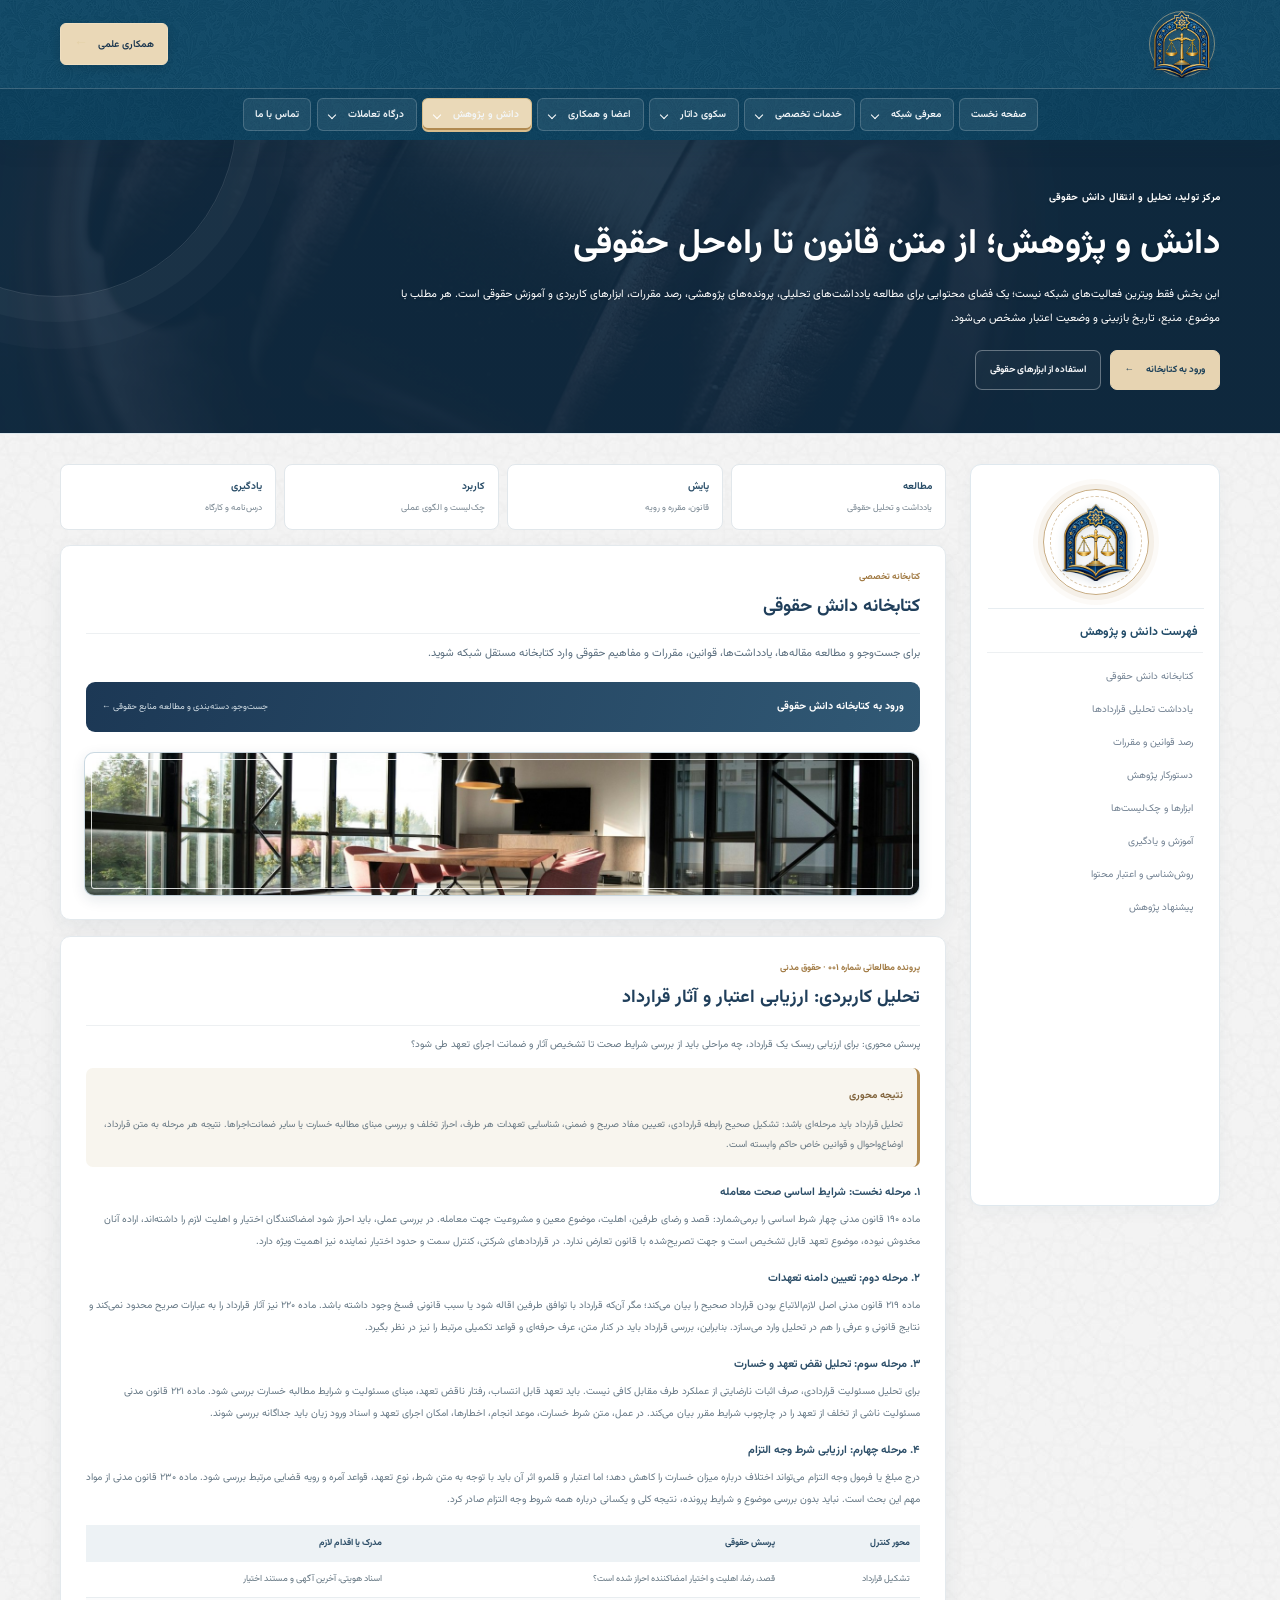
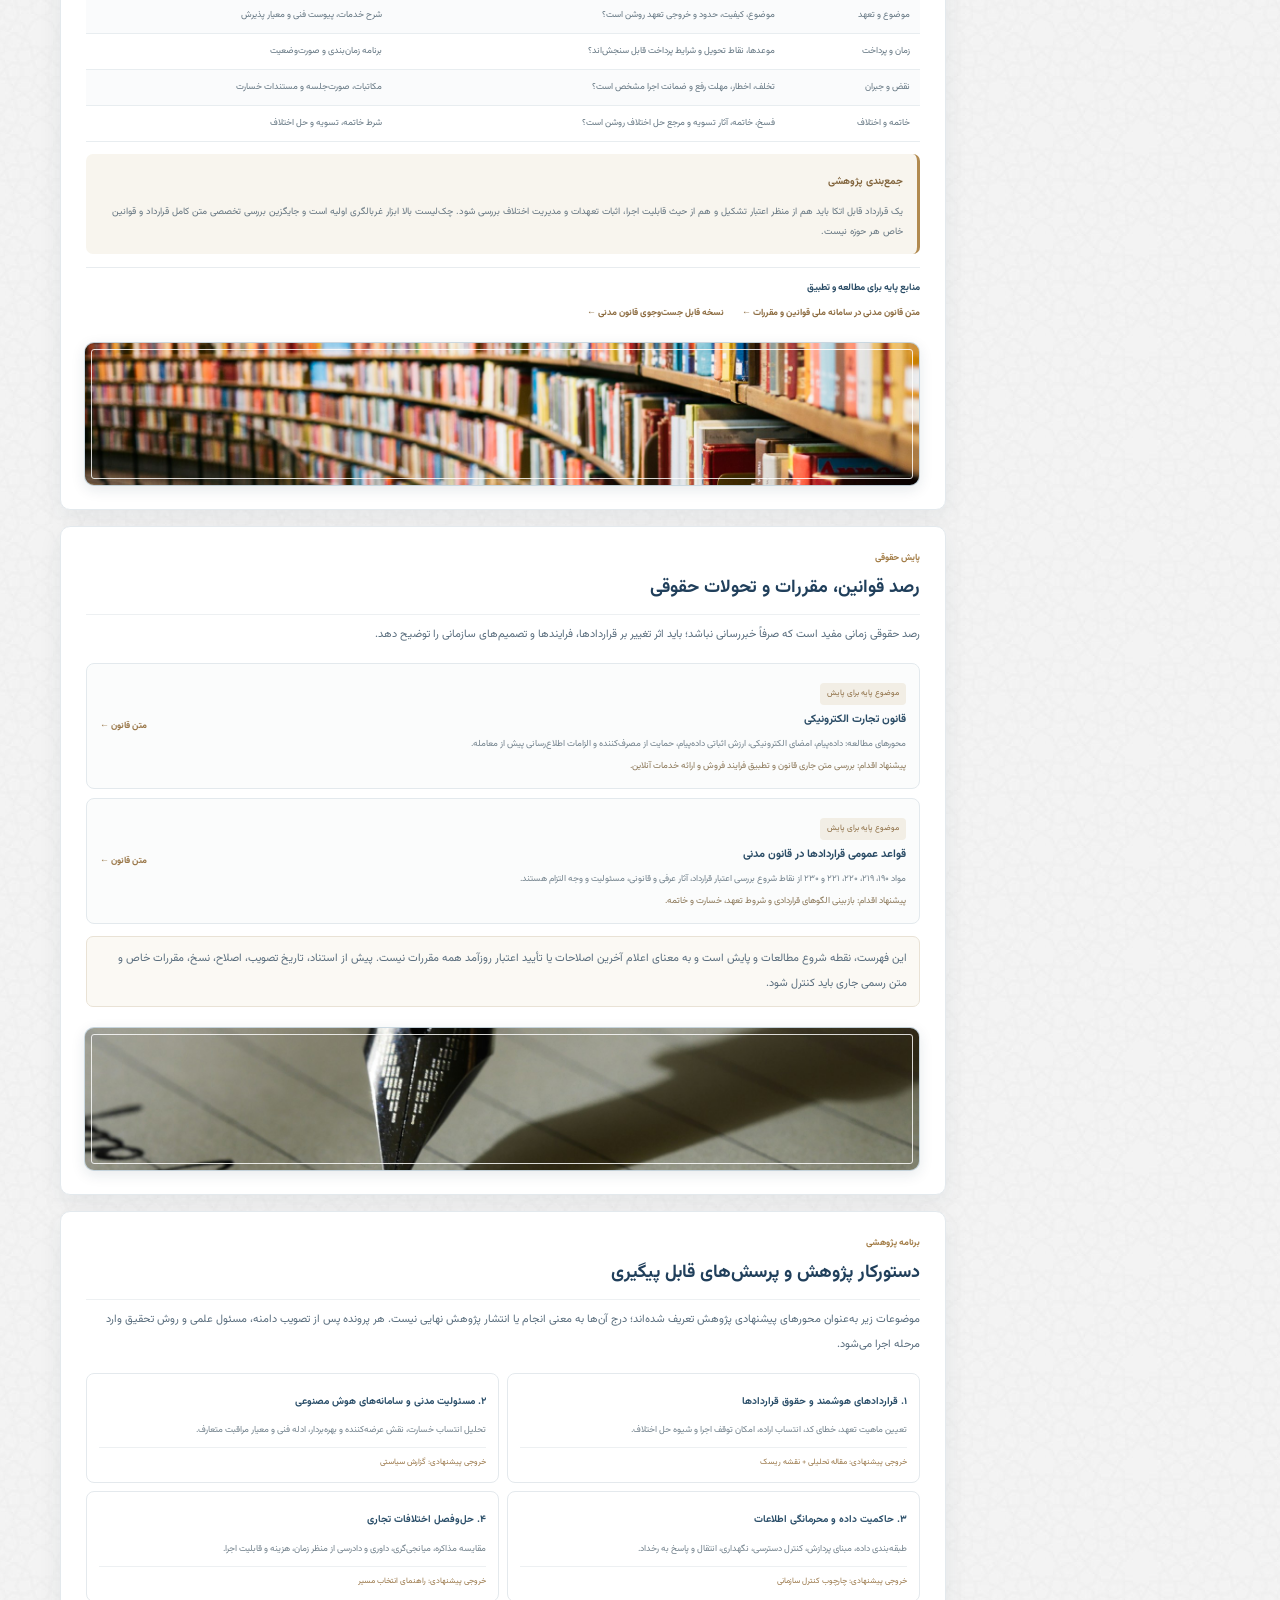
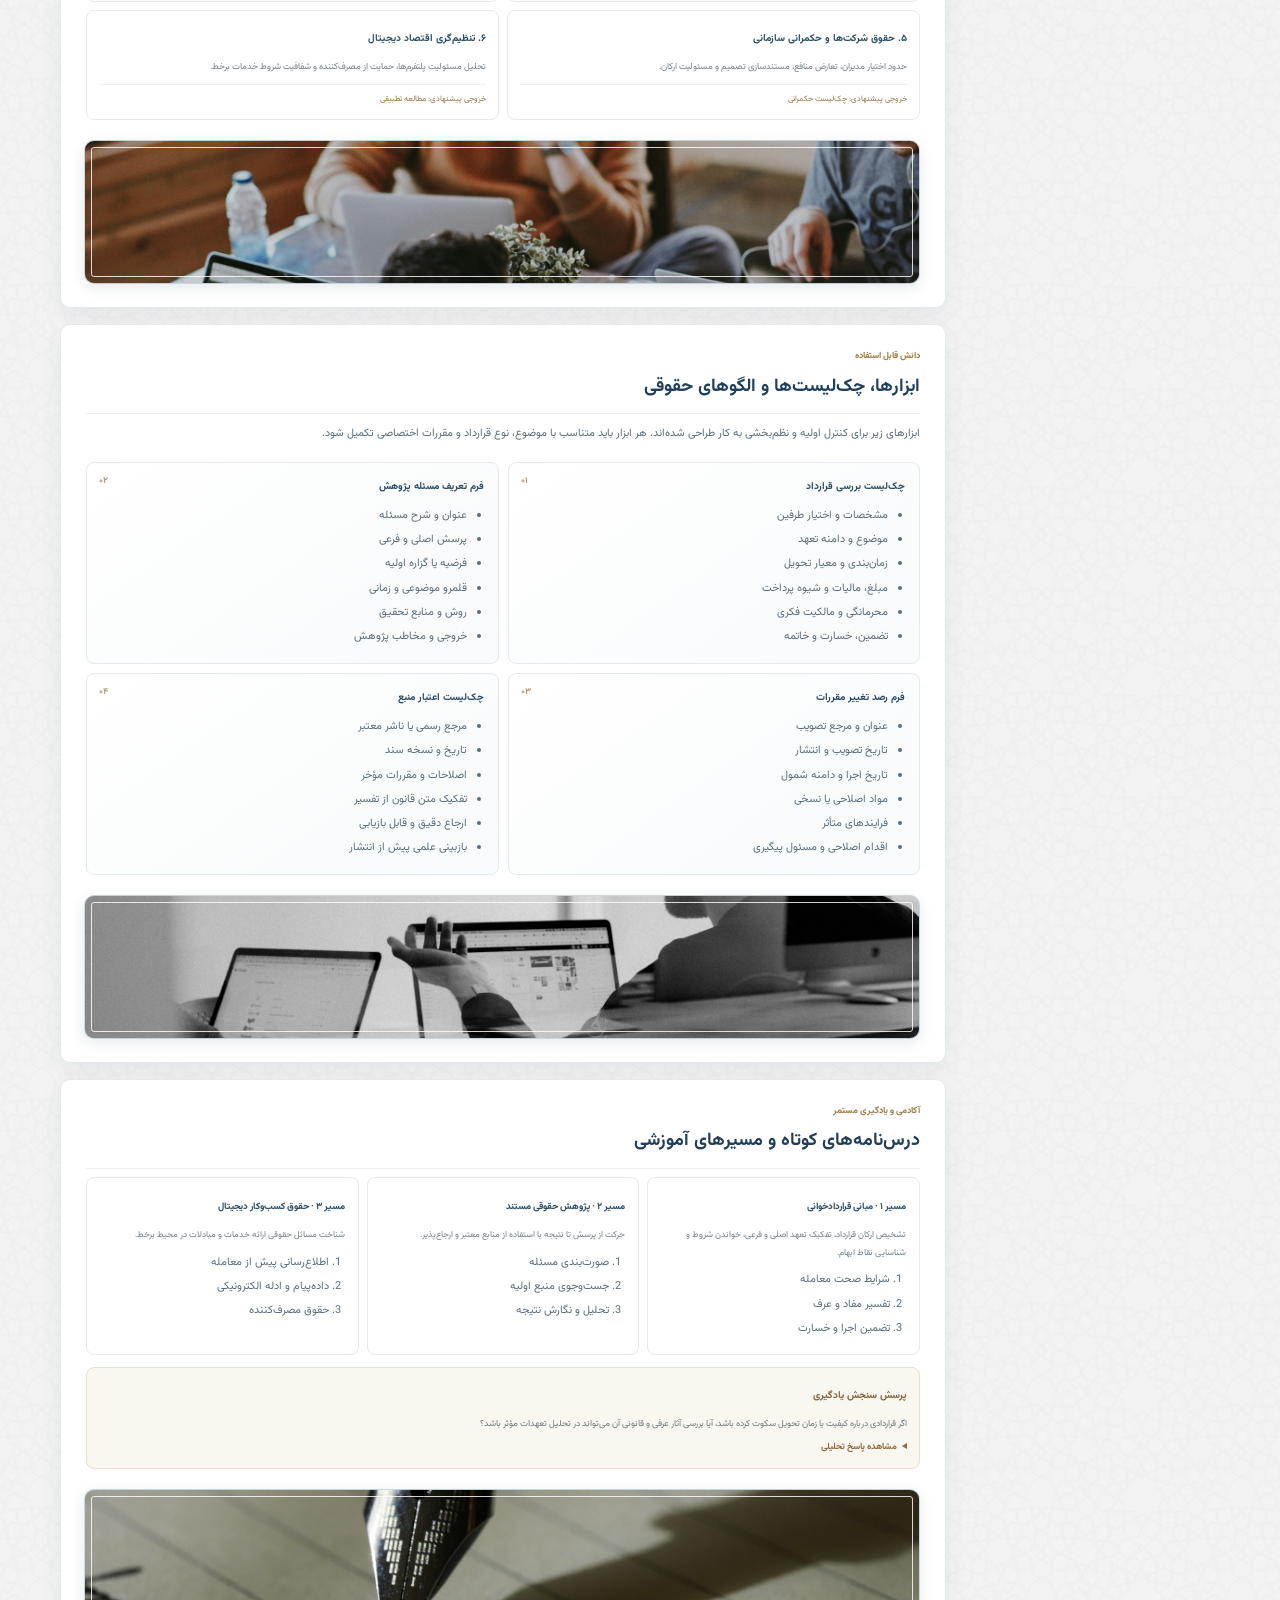
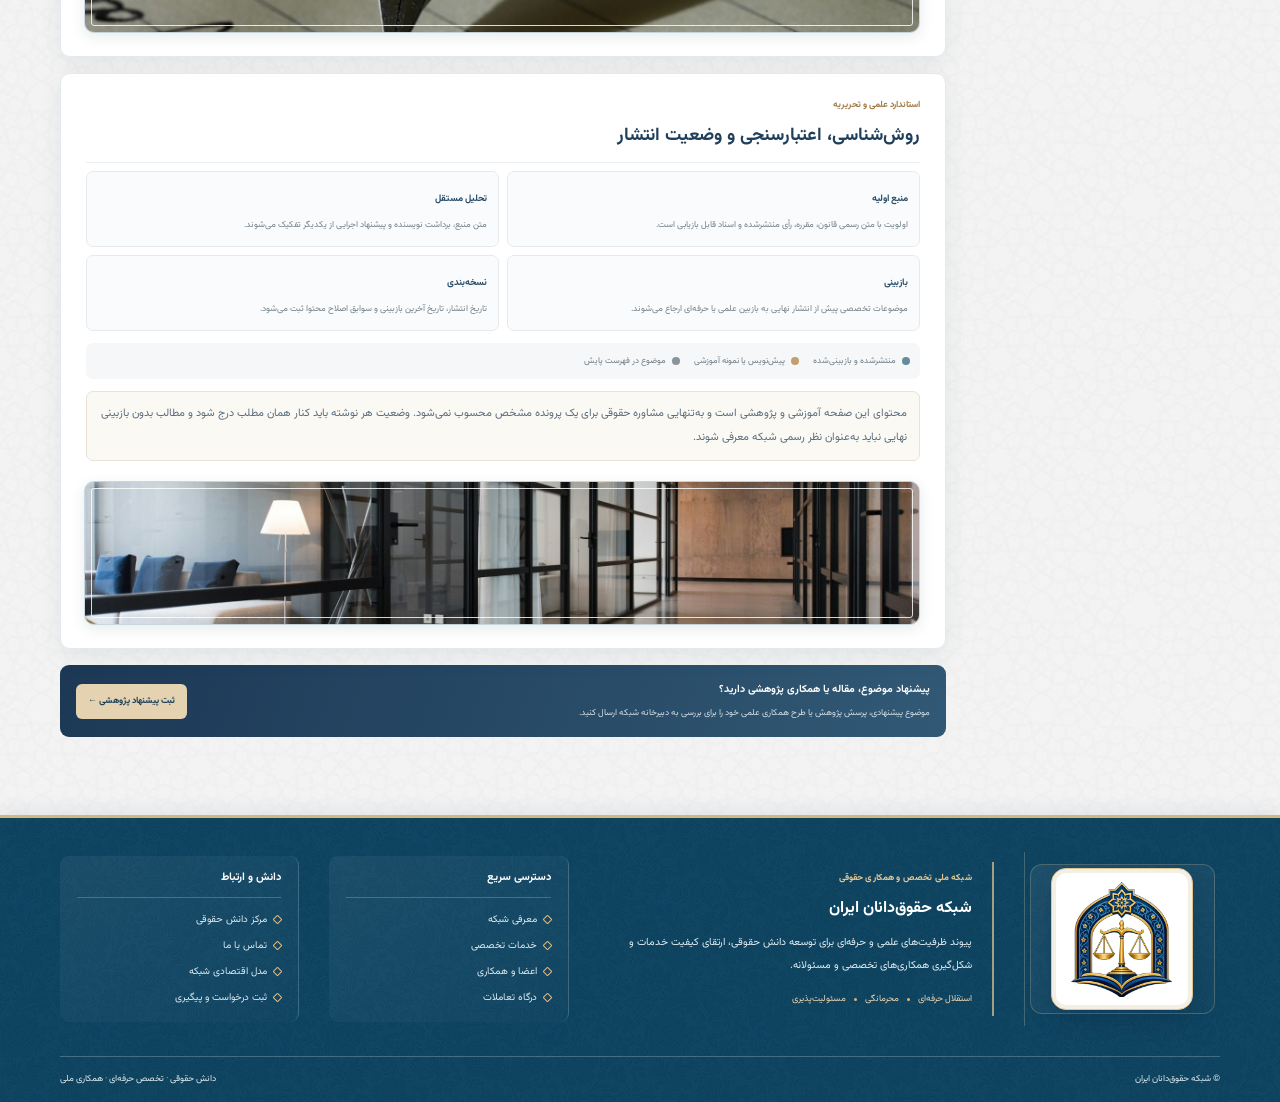
<file: pages/knowledge.html>
<!doctype html><html lang="fa" dir="rtl"><head><meta charset="utf-8"><meta name="viewport" content="width=device-width,initial-scale=1"><link rel="icon" type="image/png" href="../assets/images/logo.png"><link rel="apple-touch-icon" href="../assets/images/logo.png"><title>دانش و پژوهش | شبکه حقوق‌دانان ایران</title><link rel="stylesheet" href="../assets/css/site.css"></head><body><header class="site-header"><div class="container header-main"><a class="brand" href="../index.html" aria-label="صفحه نخست شبکه حقوق‌دانان ایران"><span class="brand-mark"><img src="../assets/images/logo.png" alt="لوگوی شبکه حقوق‌دانان ایران" width="68" height="68"></span></a><div class="header-actions"><a class="header-join" href="../pages/members.html">همکاری علمی <span>←</span></a></div></div><nav class="main-nav" aria-label="منوی اصلی"><div class="container nav-inner">
<a class="nav-home" href="../index.html">صفحه نخست</a>
<div class="nav-dropdown"><a class="nav-parent" href="about.html">معرفی شبکه</a><button class="nav-toggle" type="button" aria-label="باز کردن زیرمنوی معرفی شبکه" aria-expanded="false"><span class="nav-caret" aria-hidden="true"></span></button><div class="dropdown-menu"><a href="about.html#mission">مأموریت و چشم‌انداز</a><a href="about.html#governance">ساختار و حکمرانی</a><a href="about.html#principles">اصول بنیادین</a></div></div>
<div class="nav-dropdown"><a class="nav-parent" href="services.html">خدمات تخصصی</a><button class="nav-toggle" type="button" aria-label="باز کردن زیرمنوی خدمات تخصصی" aria-expanded="false"><span class="nav-caret" aria-hidden="true"></span></button><div class="dropdown-menu"><a href="services.html#project">مدیریت پروژه‌های حقوقی</a><a href="services.html#legal">خدمات حقوقی سازمانی</a><a href="services.html#compliance">انطباق و مدیریت ریسک</a><a href="services.html#digital">فناوری و محصولات حقوقی</a><a href="../index.html#economic">مدل اقتصادی</a></div></div>
<div class="nav-dropdown"><a class="nav-parent" href="datar.html">سکوی داتار</a><button class="nav-toggle" type="button" aria-label="باز کردن زیرمنوی داتار" aria-expanded="false"><span class="nav-caret" aria-hidden="true"></span></button><div class="dropdown-menu"><a href="datar.html">معرفی و امکانات داتار</a><a href="datar.html#live-demo">پیش‌نمایش تعاملی</a><a href="../app/index.html">ورود به اپلیکیشن</a></div></div>
<div class="nav-dropdown"><a class="nav-parent" href="members.html">اعضا و همکاری</a><button class="nav-toggle" type="button" aria-label="باز کردن زیرمنوی اعضا و همکاری" aria-expanded="false"><span class="nav-caret" aria-hidden="true"></span></button><div class="dropdown-menu"><a href="members.html#groups">گروه‌های عضویت</a><a href="members.html#verification">اعتبارسنجی اعضا</a><a href="members.html#workgroups">کارگروه‌های تخصصی</a><a href="members.html#path">مسیر عضویت</a></div></div>
<div class="nav-dropdown"><a class="nav-parent active" href="knowledge.html">دانش و پژوهش</a><button class="nav-toggle" type="button" aria-label="باز کردن زیرمنوی دانش و پژوهش" aria-expanded="false"><span class="nav-caret" aria-hidden="true"></span></button><div class="dropdown-menu"><a href="knowledge.html#research-agenda">اندیشکده حقوقی</a><a href="knowledge.html#monitor">رصد قوانین و مقررات</a><a href="knowledge.html#academy">آکادمی و آموزش</a><a href="library.html">کتابخانه دانش حقوقی</a><a href="laws.html">مرکز جامع قوانین و مقررات</a></div></div>
<div class="nav-dropdown"><a class="nav-parent" href="portal.html">درگاه تعاملات</a><button class="nav-toggle" type="button" aria-label="باز کردن زیرمنوی درگاه تعاملات" aria-expanded="false"><span class="nav-caret" aria-hidden="true"></span></button><div class="dropdown-menu"><a href="portal.html">ورود به درگاه تعاملات</a><a href="portal-admin.html">پنل دبیرخانه</a></div></div>
<a class="nav-simple" href="contact.html">تماس با ما</a>
</div></nav></header><section class="inner-hero knowledge-hero"><div class="container"><span class="section-kicker">مرکز تولید، تحلیل و انتقال دانش حقوقی</span><h1>دانش و پژوهش؛ از متن قانون تا راه‌حل حقوقی</h1><p>این بخش فقط ویترین فعالیت‌های شبکه نیست؛ یک فضای محتوایی برای مطالعه یادداشت‌های تحلیلی، پرونده‌های پژوهشی، رصد مقررات، ابزارهای کاربردی و آموزش حقوقی است. هر مطلب با موضوع، منبع، تاریخ بازبینی و وضعیت اعتبار مشخص می‌شود.</p><div class="knowledge-hero-actions"><a href="library.html">ورود به کتابخانه <span>←</span></a><a href="#toolbox">استفاده از ابزارهای حقوقی</a></div></div></section>
<main class="container content-layout knowledge-layout">
<aside class="side-index knowledge-index"><a class="side-index-brand" href="../index.html" aria-label="صفحه نخست شبکه حقوق‌دانان ایران"><img src="../assets/images/logo.png" alt="لوگوی شبکه حقوق‌دانان ایران"><span>شبکه حقوق‌دانان ایران</span></a><div class="side-index-heading"><b>فهرست دانش و پژوهش</b></div><div class="side-index-scroll"><a href="library.html">کتابخانه دانش حقوقی</a><a href="#featured-study">یادداشت تحلیلی قراردادها</a><a href="#monitor">رصد قوانین و مقررات</a><a href="#research-agenda">دستورکار پژوهش</a><a href="#toolbox">ابزارها و چک‌لیست‌ها</a><a href="#academy">آموزش و یادگیری</a><a href="#method">روش‌شناسی و اعتبار محتوا</a><a href="#submit-research">پیشنهاد پژوهش</a></div></aside>
<div class="content-main knowledge-main">
<section class="knowledge-metrics" aria-label="قابلیت‌های مرکز دانش"><div><b>مطالعه</b><span>یادداشت و تحلیل حقوقی</span></div><div><b>پایش</b><span>قانون، مقرره و رویه</span></div><div><b>کاربرد</b><span>چک‌لیست و الگوی عملی</span></div><div><b>یادگیری</b><span>درس‌نامه و کارگاه</span></div></section>
<section class="content-card knowledge-section" id="research-library"><span class="knowledge-kicker">کتابخانه تخصصی</span><h2>کتابخانه دانش حقوقی</h2><p class="knowledge-lead">برای جست‌وجو و مطالعه مقاله‌ها، یادداشت‌ها، قوانین، مقررات و مفاهیم حقوقی وارد کتابخانه مستقل شبکه شوید.</p><a class="knowledge-final-cta" href="library.html"><b>ورود به کتابخانه دانش حقوقی</b><span>جست‌وجو، دسته‌بندی و مطالعه منابع حقوقی ←</span></a></section>
<section class="content-card knowledge-section knowledge-study" id="featured-study"><span class="knowledge-kicker">پرونده مطالعاتی شماره ۰۰۱ · حقوق مدنی</span><h2>تحلیل کاربردی: ارزیابی اعتبار و آثار قرارداد</h2><p class="knowledge-lead">پرسش محوری: برای ارزیابی ریسک یک قرارداد، چه مراحلی باید از بررسی شرایط صحت تا تشخیص آثار و ضمانت اجرای تعهد طی شود؟</p>
<div class="study-callout"><b>نتیجه محوری</b><p>تحلیل قرارداد باید مرحله‌ای باشد: تشکیل صحیح رابطه قراردادی، تعیین مفاد صریح و ضمنی، شناسایی تعهدات هر طرف، احراز تخلف و بررسی مبنای مطالبه خسارت یا سایر ضمانت‌اجراها. نتیجه هر مرحله به متن قرارداد، اوضاع‌واحوال و قوانین خاص حاکم وابسته است.</p></div>
<h3>۱. مرحله نخست: شرایط اساسی صحت معامله</h3><p>ماده ۱۹۰ قانون مدنی چهار شرط اساسی را برمی‌شمارد: قصد و رضای طرفین، اهلیت، موضوع معین و مشروعیت جهت معامله. در بررسی عملی، باید احراز شود امضاکنندگان اختیار و اهلیت لازم را داشته‌اند، اراده آنان مخدوش نبوده، موضوع تعهد قابل تشخیص است و جهت تصریح‌شده با قانون تعارض ندارد. در قراردادهای شرکتی، کنترل سمت و حدود اختیار نماینده نیز اهمیت ویژه دارد.</p>
<h3>۲. مرحله دوم: تعیین دامنه تعهدات</h3><p>ماده ۲۱۹ قانون مدنی اصل لازم‌الاتباع بودن قرارداد صحیح را بیان می‌کند؛ مگر آن‌که قرارداد با توافق طرفین اقاله شود یا سبب قانونی فسخ وجود داشته باشد. ماده ۲۲۰ نیز آثار قرارداد را به عبارات صریح محدود نمی‌کند و نتایج قانونی و عرفی را هم در تحلیل وارد می‌سازد. بنابراین، بررسی قرارداد باید در کنار متن، عرف حرفه‌ای و قواعد تکمیلی مرتبط را نیز در نظر بگیرد.</p>
<h3>۳. مرحله سوم: تحلیل نقض تعهد و خسارت</h3><p>برای تحلیل مسئولیت قراردادی، صرف اثبات نارضایتی از عملکرد طرف مقابل کافی نیست. باید تعهد قابل انتساب، رفتار ناقض تعهد، مبنای مسئولیت و شرایط مطالبه خسارت بررسی شود. ماده ۲۲۱ قانون مدنی مسئولیت ناشی از تخلف از تعهد را در چارچوب شرایط مقرر بیان می‌کند. در عمل، متن شرط خسارت، موعد انجام، اخطارها، امکان اجرای تعهد و اسناد ورود زیان باید جداگانه بررسی شوند.</p>
<h3>۴. مرحله چهارم: ارزیابی شرط وجه التزام</h3><p>درج مبلغ یا فرمول وجه التزام می‌تواند اختلاف درباره میزان خسارت را کاهش دهد؛ اما اعتبار و قلمرو اثر آن باید با توجه به متن شرط، نوع تعهد، قواعد آمره و رویه قضایی مرتبط بررسی شود. ماده ۲۳۰ قانون مدنی از مواد مهم این بحث است. نباید بدون بررسی موضوع و شرایط پرونده، نتیجه کلی و یکسانی درباره همه شروط وجه التزام صادر کرد.</p>
<div class="study-table-wrap"><table class="knowledge-table"><thead><tr><th>محور کنترل</th><th>پرسش حقوقی</th><th>مدرک یا اقدام لازم</th></tr></thead><tbody><tr><td>تشکیل قرارداد</td><td>قصد، رضا، اهلیت و اختیار امضاکننده احراز شده است؟</td><td>اسناد هویتی، آخرین آگهی و مستند اختیار</td></tr><tr><td>موضوع و تعهد</td><td>موضوع، کیفیت، حدود و خروجی تعهد روشن است؟</td><td>شرح خدمات، پیوست فنی و معیار پذیرش</td></tr><tr><td>زمان و پرداخت</td><td>موعدها، نقاط تحویل و شرایط پرداخت قابل سنجش‌اند؟</td><td>برنامه زمان‌بندی و صورت‌وضعیت</td></tr><tr><td>نقض و جبران</td><td>تخلف، اخطار، مهلت رفع و ضمانت اجرا مشخص است؟</td><td>مکاتبات، صورت‌جلسه و مستندات خسارت</td></tr><tr><td>خاتمه و اختلاف</td><td>فسخ، خاتمه، آثار تسویه و مرجع حل اختلاف روشن است؟</td><td>شرط خاتمه، تسویه و حل اختلاف</td></tr></tbody></table></div>
<div class="study-conclusion"><b>جمع‌بندی پژوهشی</b><p>یک قرارداد قابل اتکا باید هم از منظر اعتبار تشکیل و هم از حیث قابلیت اجرا، اثبات تعهدات و مدیریت اختلاف بررسی شود. چک‌لیست بالا ابزار غربالگری اولیه است و جایگزین بررسی تخصصی متن کامل قرارداد و قوانین خاص هر حوزه نیست.</p></div>
<div class="knowledge-sources"><b>منابع پایه برای مطالعه و تطبیق</b><a href="https://qavanin.ir/Law/PrintText/?IDS=12021850837713548188" target="_blank" rel="noopener">متن قانون مدنی در سامانه ملی قوانین و مقررات ←</a><a href="https://adlio.ir/law/قانون-مدنی-مصوب-1307-02-18/" target="_blank" rel="noopener">نسخه قابل جست‌وجوی قانون مدنی ←</a></div>
</section>
<section class="content-card knowledge-section" id="monitor"><span class="knowledge-kicker">پایش حقوقی</span><h2>رصد قوانین، مقررات و تحولات حقوقی</h2><p class="knowledge-lead">رصد حقوقی زمانی مفید است که صرفاً خبررسانی نباشد؛ باید اثر تغییر بر قراردادها، فرایندها و تصمیم‌های سازمانی را توضیح دهد.</p><div class="monitor-list">
<article><div><span class="monitor-status">موضوع پایه برای پایش</span><h3>قانون تجارت الکترونیکی</h3><p>محورهای مطالعه: داده‌پیام، امضای الکترونیکی، ارزش اثباتی داده‌پیام، حمایت از مصرف‌کننده و الزامات اطلاع‌رسانی پیش از معامله.</p><small>پیشنهاد اقدام: بررسی متن جاری قانون و تطبیق فرایند فروش و ارائه خدمات آنلاین.</small></div><a href="https://law-ir.ir/law/cat/1656/" target="_blank" rel="noopener">متن قانون ←</a></article>
<article><div><span class="monitor-status">موضوع پایه برای پایش</span><h3>قواعد عمومی قراردادها در قانون مدنی</h3><p>مواد ۱۹۰، ۲۱۹، ۲۲۰، ۲۲۱ و ۲۳۰ از نقاط شروع بررسی اعتبار قرارداد، آثار عرفی و قانونی، مسئولیت و وجه التزام هستند.</p><small>پیشنهاد اقدام: بازبینی الگوهای قراردادی و شروط تعهد، خسارت و خاتمه.</small></div><a href="https://qavanin.ir/Law/PrintText/?IDS=12021850837713548188" target="_blank" rel="noopener">متن قانون ←</a></article>
</div><p class="knowledge-disclaimer">این فهرست، نقطه شروع مطالعات و پایش است و به معنای اعلام آخرین اصلاحات یا تأیید اعتبار روزآمد همه مقررات نیست. پیش از استناد، تاریخ تصویب، اصلاح، نسخ، مقررات خاص و متن رسمی جاری باید کنترل شود.</p></section>
<section class="content-card knowledge-section" id="research-agenda"><span class="knowledge-kicker">برنامه پژوهشی</span><h2>دستورکار پژوهش و پرسش‌های قابل پیگیری</h2><p class="knowledge-lead">موضوعات زیر به‌عنوان محورهای پیشنهادی پژوهش تعریف شده‌اند؛ درج آن‌ها به معنی انجام یا انتشار پژوهش نهایی نیست. هر پرونده پس از تصویب دامنه، مسئول علمی و روش تحقیق وارد مرحله اجرا می‌شود.</p><div class="research-agenda-grid">
<article><b>۱. قراردادهای هوشمند و حقوق قراردادها</b><p>تعیین ماهیت تعهد، خطای کد، انتساب اراده، امکان توقف اجرا و شیوه حل اختلاف.</p><span>خروجی پیشنهادی: مقاله تحلیلی + نقشه ریسک</span></article>
<article><b>۲. مسئولیت مدنی و سامانه‌های هوش مصنوعی</b><p>تحلیل انتساب خسارت، نقش عرضه‌کننده و بهره‌بردار، ادله فنی و معیار مراقبت متعارف.</p><span>خروجی پیشنهادی: گزارش سیاستی</span></article>
<article><b>۳. حاکمیت داده و محرمانگی اطلاعات</b><p>طبقه‌بندی داده، مبنای پردازش، کنترل دسترسی، نگهداری، انتقال و پاسخ به رخداد.</p><span>خروجی پیشنهادی: چارچوب کنترل سازمانی</span></article>
<article><b>۴. حل‌وفصل اختلافات تجاری</b><p>مقایسه مذاکره، میانجی‌گری، داوری و دادرسی از منظر زمان، هزینه و قابلیت اجرا.</p><span>خروجی پیشنهادی: راهنمای انتخاب مسیر</span></article>
<article><b>۵. حقوق شرکت‌ها و حکمرانی سازمانی</b><p>حدود اختیار مدیران، تعارض منافع، مستندسازی تصمیم و مسئولیت ارکان.</p><span>خروجی پیشنهادی: چک‌لیست حکمرانی</span></article>
<article><b>۶. تنظیم‌گری اقتصاد دیجیتال</b><p>تحلیل مسئولیت پلتفرم‌ها، حمایت از مصرف‌کننده و شفافیت شروط خدمات برخط.</p><span>خروجی پیشنهادی: مطالعه تطبیقی</span></article>
</div></section>
<section class="content-card knowledge-section" id="toolbox"><span class="knowledge-kicker">دانش قابل استفاده</span><h2>ابزارها، چک‌لیست‌ها و الگوهای حقوقی</h2><p class="knowledge-lead">ابزارهای زیر برای کنترل اولیه و نظم‌بخشی به کار طراحی شده‌اند. هر ابزار باید متناسب با موضوع، نوع قرارداد و مقررات اختصاصی تکمیل شود.</p><div class="toolbox-grid">
<article><span>۰۱</span><h3>چک‌لیست بررسی قرارداد</h3><ul><li>مشخصات و اختیار طرفین</li><li>موضوع و دامنه تعهد</li><li>زمان‌بندی و معیار تحویل</li><li>مبلغ، مالیات و شیوه پرداخت</li><li>محرمانگی و مالکیت فکری</li><li>تضمین، خسارت و خاتمه</li></ul></article>
<article><span>۰۲</span><h3>فرم تعریف مسئله پژوهش</h3><ul><li>عنوان و شرح مسئله</li><li>پرسش اصلی و فرعی</li><li>فرضیه یا گزاره اولیه</li><li>قلمرو موضوعی و زمانی</li><li>روش و منابع تحقیق</li><li>خروجی و مخاطب پژوهش</li></ul></article>
<article><span>۰۳</span><h3>فرم رصد تغییر مقررات</h3><ul><li>عنوان و مرجع تصویب</li><li>تاریخ تصویب و انتشار</li><li>تاریخ اجرا و دامنه شمول</li><li>مواد اصلاحی یا نسخی</li><li>فرایندهای متأثر</li><li>اقدام اصلاحی و مسئول پیگیری</li></ul></article>
<article><span>۰۴</span><h3>چک‌لیست اعتبار منبع</h3><ul><li>مرجع رسمی یا ناشر معتبر</li><li>تاریخ و نسخه سند</li><li>اصلاحات و مقررات مؤخر</li><li>تفکیک متن قانون از تفسیر</li><li>ارجاع دقیق و قابل بازیابی</li><li>بازبینی علمی پیش از انتشار</li></ul></article>
</div></section>
<section class="content-card knowledge-section" id="academy"><span class="knowledge-kicker">آکادمی و یادگیری مستمر</span><h2>درس‌نامه‌های کوتاه و مسیرهای آموزشی</h2><div class="academy-grid">
<article><b>مسیر ۱ · مبانی قراردادخوانی</b><p>تشخیص ارکان قرارداد، تفکیک تعهد اصلی و فرعی، خواندن شروط و شناسایی نقاط ابهام.</p><ol><li>شرایط صحت معامله</li><li>تفسیر مفاد و عرف</li><li>تضمین اجرا و خسارت</li></ol></article>
<article><b>مسیر ۲ · پژوهش حقوقی مستند</b><p>حرکت از پرسش تا نتیجه با استفاده از منابع معتبر و ارجاع‌پذیر.</p><ol><li>صورت‌بندی مسئله</li><li>جست‌وجوی منبع اولیه</li><li>تحلیل و نگارش نتیجه</li></ol></article>
<article><b>مسیر ۳ · حقوق کسب‌وکار دیجیتال</b><p>شناخت مسائل حقوقی ارائه خدمات و مبادلات در محیط برخط.</p><ol><li>اطلاع‌رسانی پیش از معامله</li><li>داده‌پیام و ادله الکترونیکی</li><li>حقوق مصرف‌کننده</li></ol></article>
</div><div class="knowledge-quiz"><b>پرسش سنجش یادگیری</b><p>اگر قراردادی درباره کیفیت یا زمان تحویل سکوت کرده باشد، آیا بررسی آثار عرفی و قانونی آن می‌تواند در تحلیل تعهدات مؤثر باشد؟</p><details><summary>مشاهده پاسخ تحلیلی</summary><p>بله. ماده ۲۲۰ قانون مدنی آثار عرفی و قانونی را نیز در کنار مفاد تصریح‌شده قرارداد مطرح می‌کند. با این حال، تشخیص عرف مرتبط و اثر آن نیازمند بررسی نوع قرارداد، شرایط طرفین و قوانین خاص است.</p></details></div></section>
<section class="content-card knowledge-section" id="method"><span class="knowledge-kicker">استاندارد علمی و تحریریه</span><h2>روش‌شناسی، اعتبارسنجی و وضعیت انتشار</h2><div class="method-grid"><div><b>منبع اولیه</b><p>اولویت با متن رسمی قانون، مقرره، رأی منتشرشده و اسناد قابل بازیابی است.</p></div><div><b>تحلیل مستقل</b><p>متن منبع، برداشت نویسنده و پیشنهاد اجرایی از یکدیگر تفکیک می‌شوند.</p></div><div><b>بازبینی</b><p>موضوعات تخصصی پیش از انتشار نهایی به بازبین علمی یا حرفه‌ای ارجاع می‌شوند.</p></div><div><b>نسخه‌بندی</b><p>تاریخ انتشار، تاریخ آخرین بازبینی و سوابق اصلاح محتوا ثبت می‌شود.</p></div></div><div class="status-key"><span><i class="status-published"></i> منتشرشده و بازبینی‌شده</span><span><i class="status-draft"></i> پیش‌نویس یا نمونه آموزشی</span><span><i class="status-monitor"></i> موضوع در فهرست پایش</span></div><p class="knowledge-disclaimer">محتوای این صفحه آموزشی و پژوهشی است و به‌تنهایی مشاوره حقوقی برای یک پرونده مشخص محسوب نمی‌شود. وضعیت هر نوشته باید کنار همان مطلب درج شود و مطالب بدون بازبینی نهایی نباید به‌عنوان نظر رسمی شبکه معرفی شوند.</p></section>
<section class="knowledge-final-cta" id="submit-research"><div><b>پیشنهاد موضوع، مقاله یا همکاری پژوهشی دارید؟</b><span>موضوع پیشنهادی، پرسش پژوهش یا طرح همکاری علمی خود را برای بررسی به دبیرخانه شبکه ارسال کنید.</span></div><a href="portal.html#audiences">ثبت پیشنهاد پژوهشی ←</a></section>
</div></main><nav class="mobile-bottom-nav" aria-label="منوی موبایل"><a href="../index.html"><span>⌂</span><span>خانه</span></a><a href="services.html"><span>⚖</span><span>خدمات</span></a><a href="members.html"><span>♙</span><span>اعضا</span></a><a href="datar.html"><span>◈</span><span>داتار</span></a><a href="contact.html"><span>✉</span><span>تماس</span></a></nav><button id="back-to-top" type="button" aria-label="بازگشت به بالای صفحه" title="بازگشت به بالا">↑</button><footer class="site-footer">
<div class="container footer-main footer-grid-refined">
 <div class="footer-emblem"><a class="footer-logo-link" href="../index.html" aria-label="بازگشت به صفحه نخست"><img src="../assets/images/logo.png" alt="نشان شبکه حقوق‌دانان ایران" width="150" height="150"></a></div>
 <div class="footer-intro"><span class="footer-kicker">شبکه ملی تخصص و همکاری حقوقی</span><strong>شبکه حقوق‌دانان ایران</strong><p>پیوند ظرفیت‌های علمی و حرفه‌ای برای توسعه دانش حقوقی، ارتقای کیفیت خدمات و شکل‌گیری همکاری‌های تخصصی و مسئولانه.</p><span class="footer-principles">استقلال حرفه‌ای <i></i> محرمانگی <i></i> مسئولیت‌پذیری</span></div>
 <div class="footer-links"><b>دسترسی سریع</b><a href="../pages/about.html">معرفی شبکه</a><a href="../pages/services.html">خدمات تخصصی</a><a href="../pages/members.html">اعضا و همکاری</a><a href="../pages/portal.html">درگاه تعاملات</a></div>
 <div class="footer-links"><b>دانش و ارتباط</b><a href="../pages/knowledge.html">مرکز دانش حقوقی</a><a href="../pages/contact.html">تماس با ما</a><a href="../index.html#economic">مدل اقتصادی شبکه</a><a href="../pages/portal.html">ثبت درخواست و پیگیری</a></div>
</div>
<div class="container footer-bottom"><span>© شبکه حقوق‌دانان ایران</span><span>دانش حقوقی · تخصص حرفه‌ای · همکاری ملی</span></div>
</footer><script src="../assets/js/site.js"></script><script src="../assets/js/persian-numbers.js" defer></script>
</body></html>
</file>
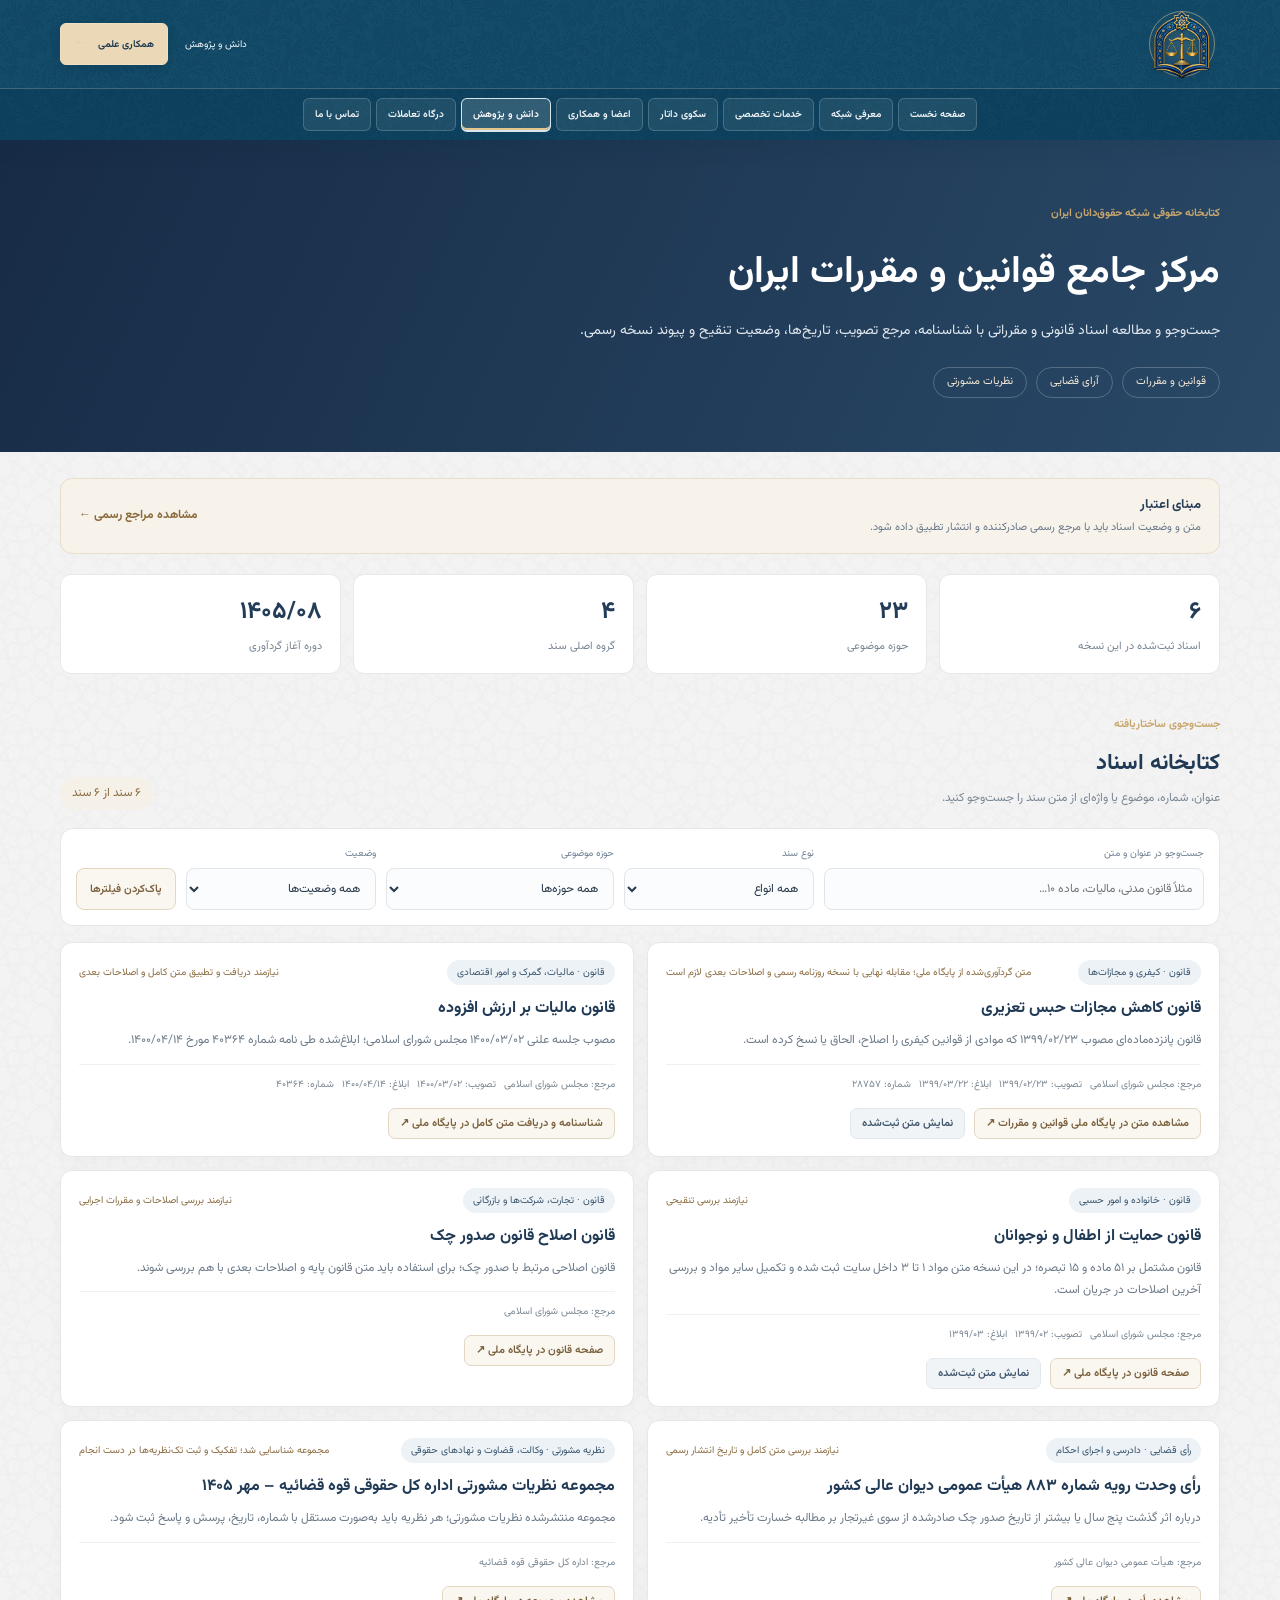
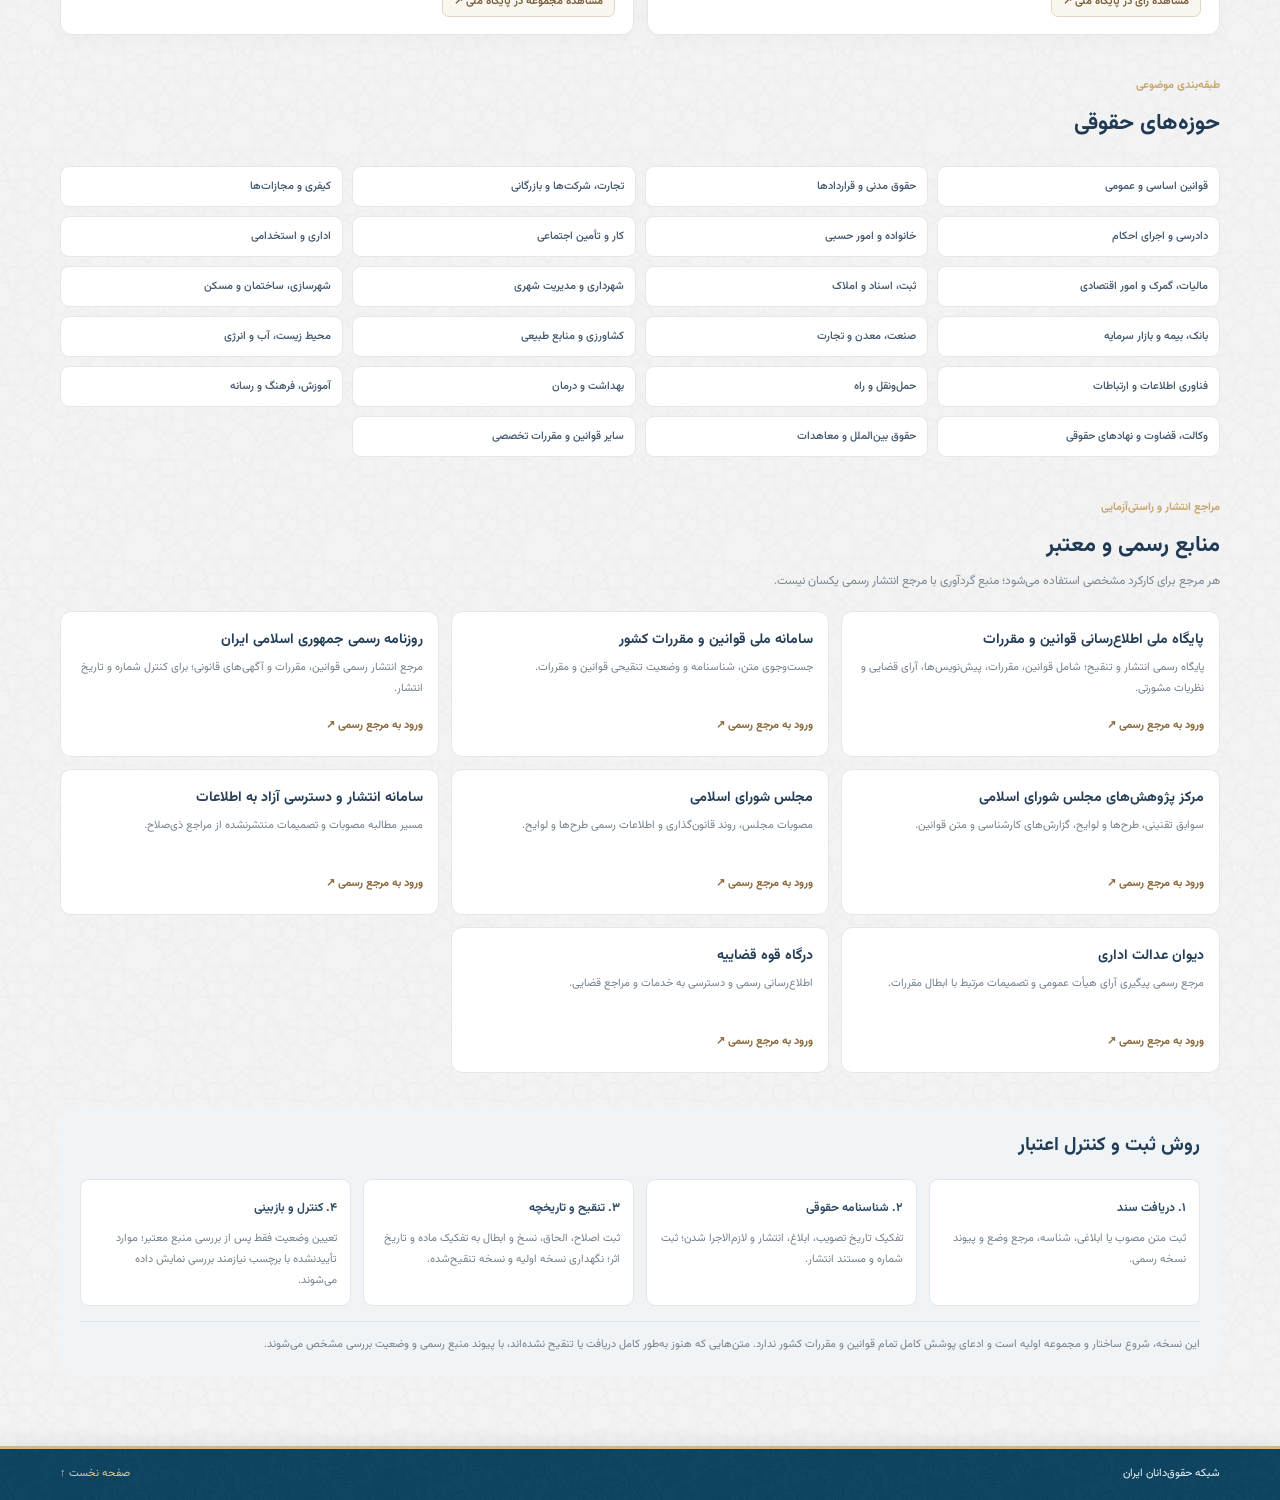
<file: pages/laws.html>
<!doctype html>
<html lang="fa" dir="rtl">
<head>
<meta charset="utf-8"><meta name="viewport" content="width=device-width,initial-scale=1">
<meta name="theme-color" content="#172b46">
<title>مرکز جامع قوانین و مقررات | شبکه حقوق‌دانان ایران</title>
<meta name="description" content="کتابخانه ساختاریافته قوانین، مقررات، آرای قضایی و نظریات حقوقی ایران با شناسنامه، وضعیت اعتبار و پیوند منابع رسمی.">
<link rel="icon" type="image/png" href="../assets/images/logo.png">
<link rel="stylesheet" href="../assets/css/site.css">
<link rel="stylesheet" href="../assets/css/laws.css">
</head>
<body>
<header class="site-header">
 <div class="container header-main"><a class="brand" href="../index.html" aria-label="صفحه نخست"><span class="brand-mark"><img src="../assets/images/logo.png" alt="لوگو" width="68" height="68"></span></a><div class="header-actions"><a class="header-quiet-link" href="knowledge.html">دانش و پژوهش</a><a class="header-join" href="members.html">همکاری علمی <span>←</span></a></div></div>
 <nav class="main-nav" aria-label="منوی اصلی"><div class="container nav-inner">
 <a class="nav-home" href="../index.html">صفحه نخست</a><a href="about.html">معرفی شبکه</a><a href="services.html">خدمات تخصصی</a><a href="datar.html">سکوی داتار</a><a href="members.html">اعضا و همکاری</a><a class="active" href="knowledge.html">دانش و پژوهش</a><a href="portal.html">درگاه تعاملات</a><a href="contact.html">تماس با ما</a>
 </div></nav>
</header>
<section class="laws-hero"><div class="container laws-hero-inner"><span class="laws-kicker">کتابخانه حقوقی شبکه حقوق‌دانان ایران</span><h1>مرکز جامع قوانین و مقررات ایران</h1><p>جست‌وجو و مطالعه اسناد قانونی و مقرراتی با شناسنامه، مرجع تصویب، تاریخ‌ها، وضعیت تنقیح و پیوند نسخه رسمی.</p><div class="laws-hero-meta"><span>قوانین و مقررات</span><span>آرای قضایی</span><span>نظریات مشورتی</span></div></div></section>
<main class="container laws-main">
 <section class="laws-source-strip"><div><b>مبنای اعتبار</b><span>متن و وضعیت اسناد باید با مرجع رسمی صادرکننده و انتشار تطبیق داده شود.</span></div><a href="#official-sources">مشاهده مراجع رسمی ←</a></section>
 <section class="laws-stats" aria-label="آمار مجموعه"><article><b id="laws-total">—</b><span>اسناد ثبت‌شده در این نسخه</span></article><article><b>۲۳</b><span>حوزه موضوعی</span></article><article><b>۴</b><span>گروه اصلی سند</span></article><article><b>۱۴۰۵/۰۸</b><span>دوره آغاز گردآوری</span></article></section>
 <section class="laws-browser" id="law-library">
  <div class="laws-section-head"><div><span class="laws-eyebrow">جست‌وجوی ساختاریافته</span><h2>کتابخانه اسناد</h2><p>عنوان، شماره، موضوع یا واژه‌ای از متن سند را جست‌وجو کنید.</p></div><span class="laws-count" id="laws-count">در حال بارگذاری…</span></div>
  <div class="laws-filters"><label class="laws-search"><span>جست‌وجو در عنوان و متن</span><input id="laws-search" type="search" placeholder="مثلاً قانون مدنی، مالیات، ماده ۱۰…" autocomplete="off"></label><label><span>نوع سند</span><select id="laws-type"><option value="all">همه انواع</option><option value="law">قانون</option><option value="regulation">مقرره و آیین‌نامه</option><option value="judgment">رأی قضایی</option><option value="opinion">نظریه مشورتی</option></select></label><label><span>حوزه موضوعی</span><select id="laws-topic"><option value="all">همه حوزه‌ها</option></select></label><label><span>وضعیت</span><select id="laws-status"><option value="all">همه وضعیت‌ها</option><option value="in_force">معتبر</option><option value="amended">معتبر با اصلاحات</option><option value="repealed">منسوخ کلی</option><option value="partially_repealed">منسوخ جزئی</option><option value="annulled">ابطال‌شده</option><option value="temporary">موقت یا آزمایشی</option><option value="expired">منقضی یا منتفی‌الاجرا</option><option value="review">نیازمند بررسی</option><option value="draft">پیش‌نویس</option></select></label><button type="button" id="laws-reset">پاک‌کردن فیلترها</button></div>
  <div class="laws-results" id="laws-results" aria-live="polite"><div class="laws-loading">در حال دریافت مجموعه اسناد…</div></div>
 </section>
 <section class="laws-taxonomy" id="laws-topics"><div class="laws-section-head"><div><span class="laws-eyebrow">طبقه‌بندی موضوعی</span><h2>حوزه‌های حقوقی</h2></div></div><div class="laws-topic-grid" id="laws-topic-grid"></div></section>
 <section class="laws-sources" id="official-sources"><div class="laws-section-head"><div><span class="laws-eyebrow">مراجع انتشار و راستی‌آزمایی</span><h2>منابع رسمی و معتبر</h2><p>هر مرجع برای کارکرد مشخصی استفاده می‌شود؛ منبع گردآوری با مرجع انتشار رسمی یکسان نیست.</p></div></div><div class="laws-source-grid" id="laws-source-grid"></div></section>
 <section class="laws-method"><h2>روش ثبت و کنترل اعتبار</h2><div class="laws-method-grid"><article><b>۱. دریافت سند</b><p>ثبت متن مصوب یا ابلاغی، شناسه، مرجع وضع و پیوند نسخه رسمی.</p></article><article><b>۲. شناسنامه حقوقی</b><p>تفکیک تاریخ تصویب، ابلاغ، انتشار و لازم‌الاجرا شدن؛ ثبت شماره و مستند انتشار.</p></article><article><b>۳. تنقیح و تاریخچه</b><p>ثبت اصلاح، الحاق، نسخ و ابطال به تفکیک ماده و تاریخ اثر؛ نگهداری نسخه اولیه و نسخه تنقیح‌شده.</p></article><article><b>۴. کنترل و بازبینی</b><p>تعیین وضعیت فقط پس از بررسی منبع معتبر؛ موارد تأییدنشده با برچسب نیازمند بررسی نمایش داده می‌شوند.</p></article></div><p class="laws-method-note">این نسخه، شروع ساختار و مجموعه اولیه است و ادعای پوشش کامل تمام قوانین و مقررات کشور ندارد. متن‌هایی که هنوز به‌طور کامل دریافت یا تنقیح نشده‌اند، با پیوند منبع رسمی و وضعیت بررسی مشخص می‌شوند.</p></section>
</main>
<footer class="site-footer"><div class="container footer-inner"><span>شبکه حقوق‌دانان ایران</span><a href="../index.html">صفحه نخست ↑</a></div></footer>
<script src="../assets/data/laws-library.js" defer></script>
<script src="../assets/js/laws.js" defer></script>
<script src="../assets/js/persian-numbers.js" defer></script>
</body></html>
</file>
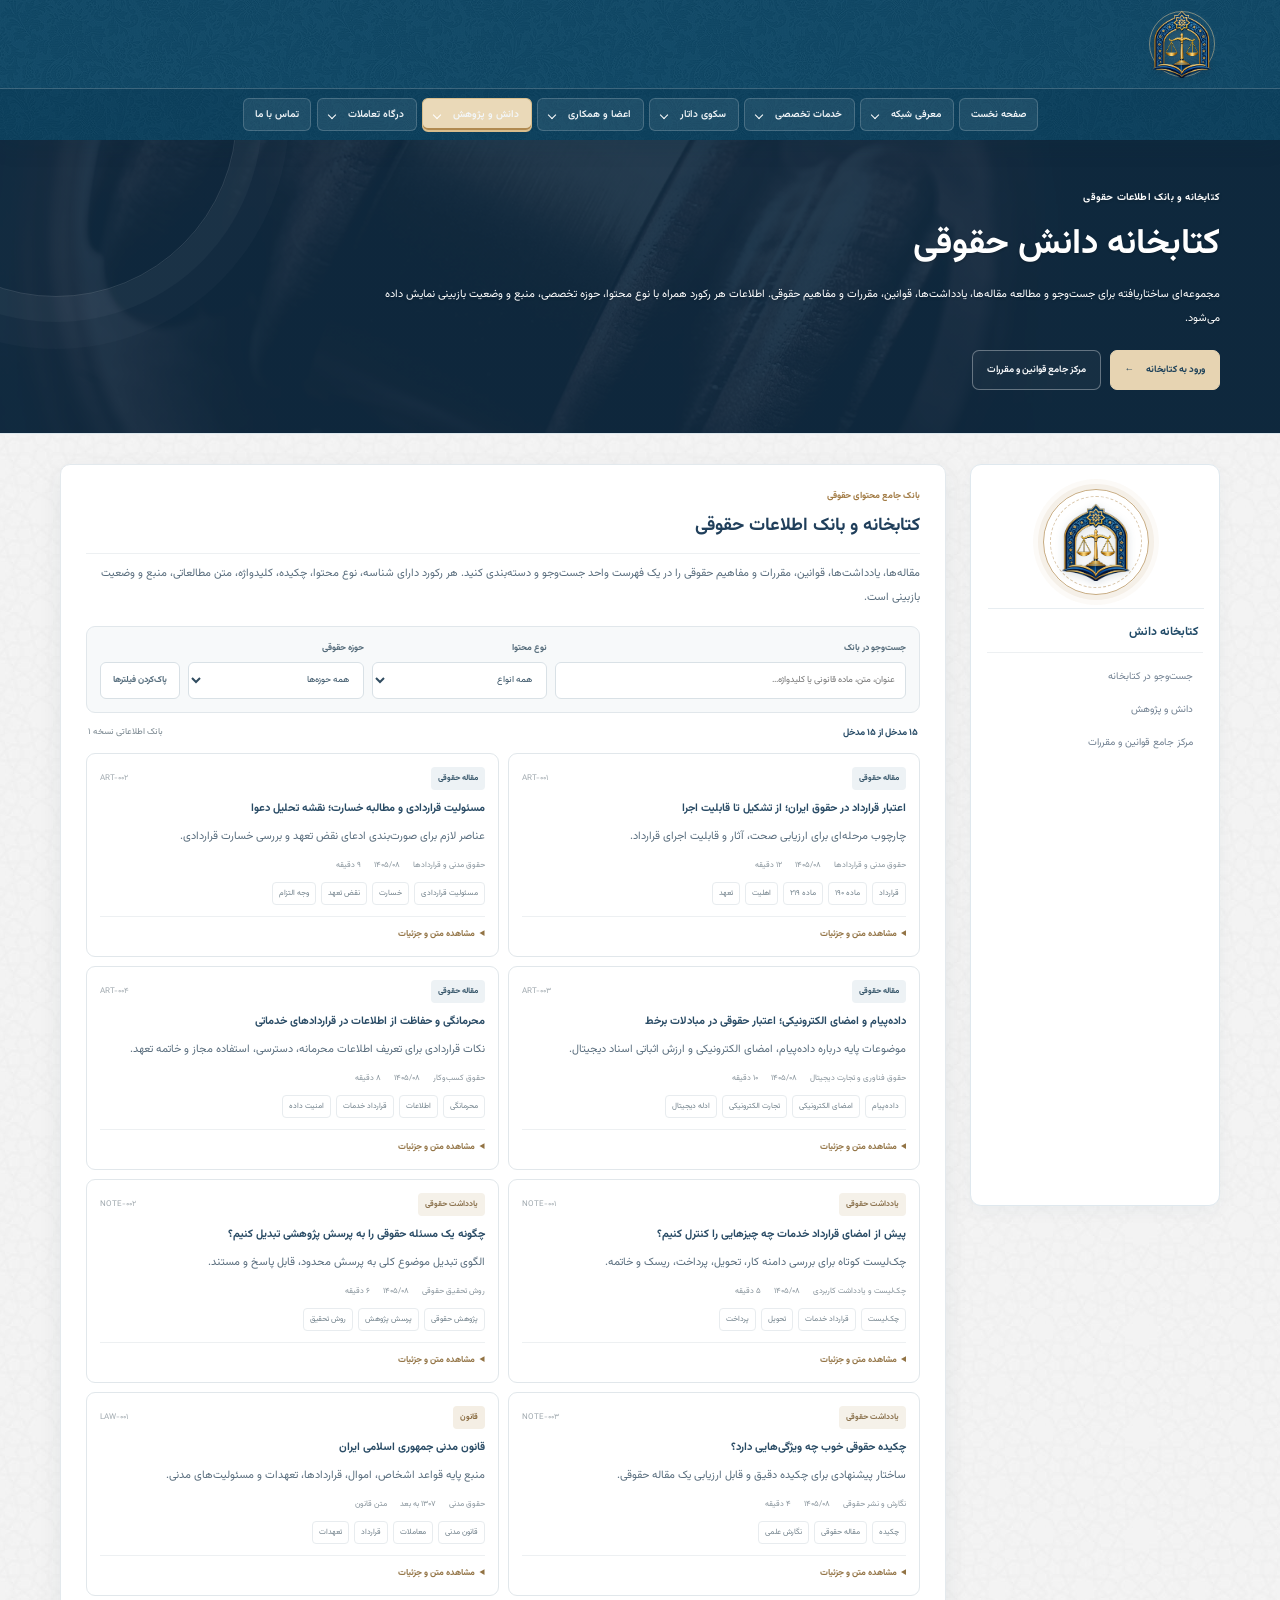
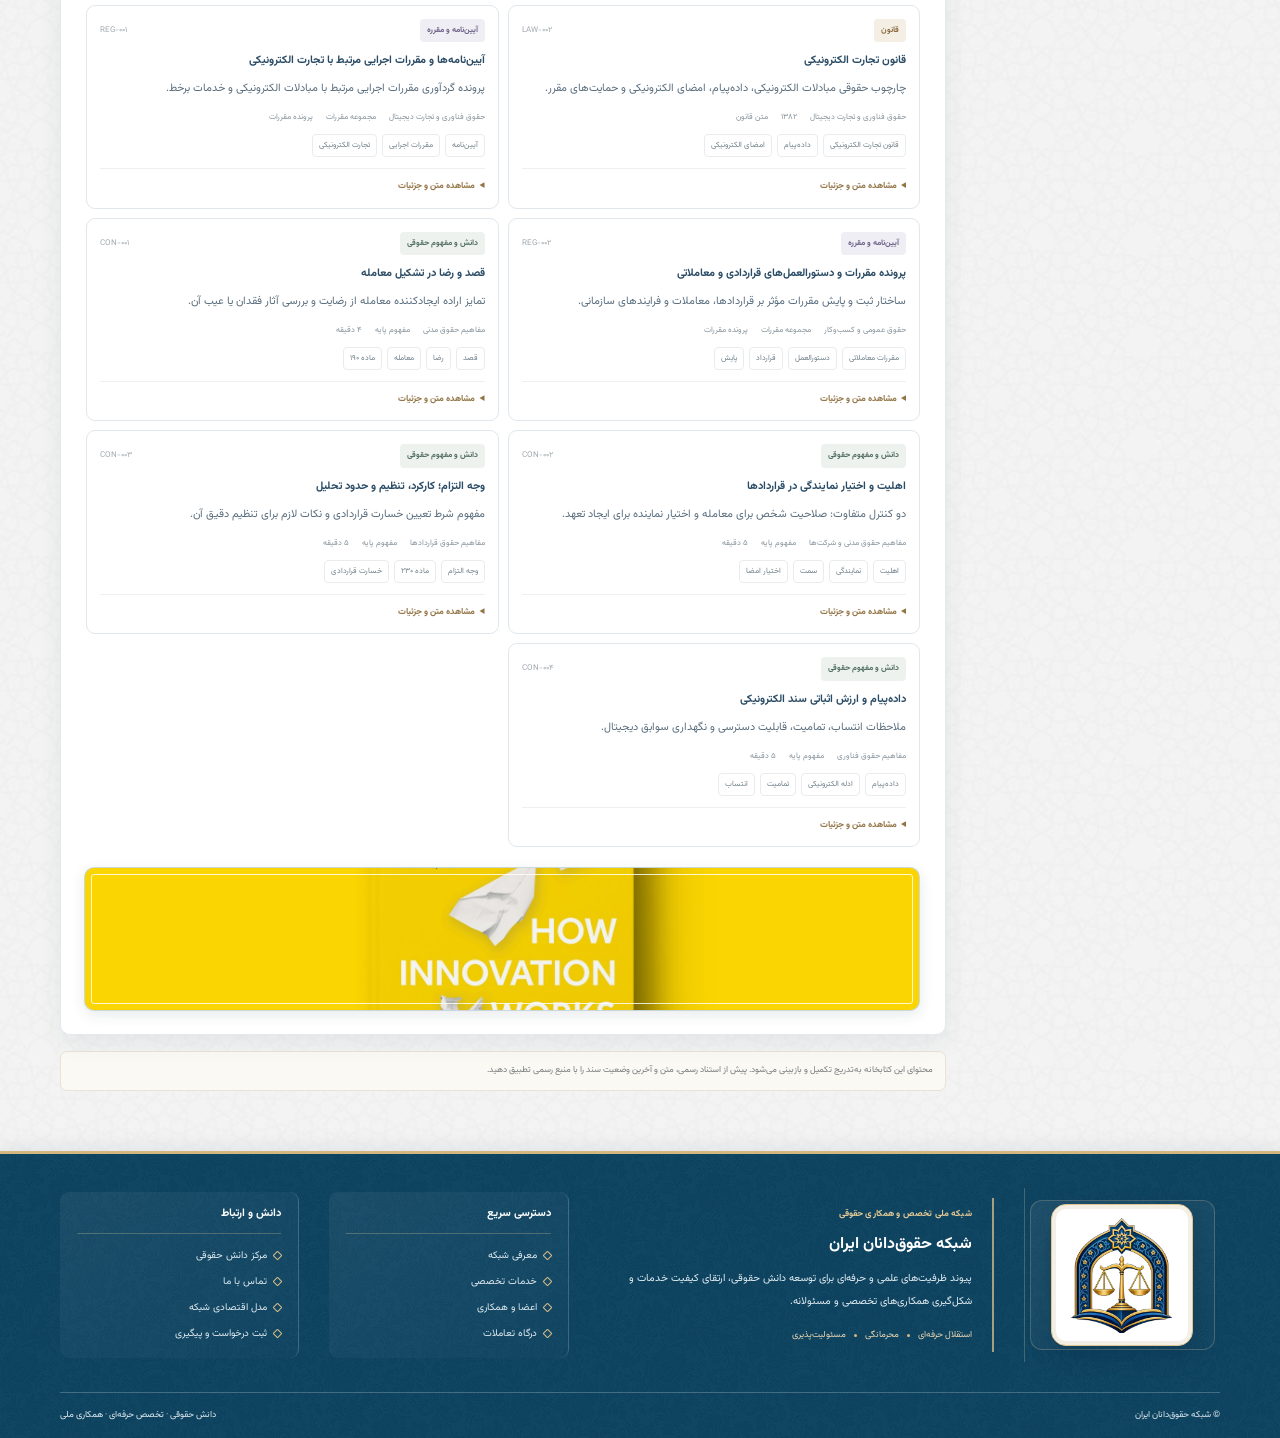
<file: pages/library.html>
<!doctype html>
<html lang="fa" dir="rtl">
<head>
<meta charset="utf-8"><meta name="viewport" content="width=device-width,initial-scale=1">
<link rel="icon" type="image/png" href="../assets/images/logo.png"><link rel="apple-touch-icon" href="../assets/images/logo.png">
<title>کتابخانه دانش حقوقی | شبکه حقوق‌دانان ایران</title>
<link rel="stylesheet" href="../assets/css/site.css">
</head>
<body>
<header class="site-header"><div class="container header-main"><a class="brand" href="../index.html" aria-label="صفحه نخست شبکه حقوق‌دانان ایران"><span class="brand-mark"><img src="../assets/images/logo.png" alt="لوگوی شبکه حقوق‌دانان ایران" width="68" height="68"></span></a><div class="header-actions"></div></div><nav class="main-nav" aria-label="منوی اصلی"><div class="container nav-inner">
<a class="nav-home" href="../index.html">صفحه نخست</a>
<div class="nav-dropdown"><a class="nav-parent" href="about.html">معرفی شبکه</a><button class="nav-toggle" type="button" aria-label="باز کردن زیرمنوی معرفی شبکه" aria-expanded="false"><span class="nav-caret" aria-hidden="true"></span></button><div class="dropdown-menu"><a href="about.html#mission">مأموریت و چشم‌انداز</a><a href="about.html#governance">ساختار و حکمرانی</a><a href="about.html#principles">اصول بنیادین</a></div></div>
<div class="nav-dropdown"><a class="nav-parent" href="services.html">خدمات تخصصی</a><button class="nav-toggle" type="button" aria-label="باز کردن زیرمنوی خدمات تخصصی" aria-expanded="false"><span class="nav-caret" aria-hidden="true"></span></button><div class="dropdown-menu"><a href="services.html#project">مدیریت پروژه‌های حقوقی</a><a href="services.html#legal">خدمات حقوقی سازمانی</a><a href="services.html#compliance">انطباق و مدیریت ریسک</a><a href="services.html#digital">فناوری و محصولات حقوقی</a><a href="../index.html#economic">مدل اقتصادی</a></div></div>
<div class="nav-dropdown"><a class="nav-parent" href="datar.html">سکوی داتار</a><button class="nav-toggle" type="button" aria-label="باز کردن زیرمنوی داتار" aria-expanded="false"><span class="nav-caret" aria-hidden="true"></span></button><div class="dropdown-menu"><a href="datar.html">معرفی و امکانات داتار</a><a href="datar.html#live-demo">پیش‌نمایش تعاملی</a><a href="../app/index.html">ورود به اپلیکیشن</a></div></div>
<div class="nav-dropdown"><a class="nav-parent" href="members.html">اعضا و همکاری</a><button class="nav-toggle" type="button" aria-label="باز کردن زیرمنوی اعضا و همکاری" aria-expanded="false"><span class="nav-caret" aria-hidden="true"></span></button><div class="dropdown-menu"><a href="members.html#groups">گروه‌های عضویت</a><a href="members.html#verification">اعتبارسنجی اعضا</a><a href="members.html#workgroups">کارگروه‌های تخصصی</a><a href="members.html#path">مسیر عضویت</a></div></div>
<div class="nav-dropdown"><a class="nav-parent active" href="knowledge.html">دانش و پژوهش</a><button class="nav-toggle" type="button" aria-label="باز کردن زیرمنوی دانش و پژوهش" aria-expanded="false"><span class="nav-caret" aria-hidden="true"></span></button><div class="dropdown-menu"><a href="knowledge.html#research-agenda">اندیشکده حقوقی</a><a href="knowledge.html#monitor">رصد قوانین و مقررات</a><a href="knowledge.html#academy">آکادمی و آموزش</a><a href="library.html">کتابخانه دانش حقوقی</a><a href="laws.html">مرکز جامع قوانین و مقررات</a></div></div>
<div class="nav-dropdown"><a class="nav-parent" href="portal.html">درگاه تعاملات</a><button class="nav-toggle" type="button" aria-label="باز کردن زیرمنوی درگاه تعاملات" aria-expanded="false"><span class="nav-caret" aria-hidden="true"></span></button><div class="dropdown-menu"><a href="portal.html">ورود به درگاه تعاملات</a><a href="portal-admin.html">پنل دبیرخانه</a></div></div>
<a class="nav-simple" href="contact.html">تماس با ما</a>
</div></nav></header>
<section class="inner-hero knowledge-hero"><div class="container"><span class="section-kicker">کتابخانه و بانک اطلاعات حقوقی</span><h1>کتابخانه دانش حقوقی</h1><p>مجموعه‌ای ساختاریافته برای جست‌وجو و مطالعه مقاله‌ها، یادداشت‌ها، قوانین، مقررات و مفاهیم حقوقی. اطلاعات هر رکورد همراه با نوع محتوا، حوزه تخصصی، منبع و وضعیت بازبینی نمایش داده می‌شود.</p><div class="knowledge-hero-actions"><a href="#research-library">ورود به کتابخانه <span>←</span></a><a href="laws.html">مرکز جامع قوانین و مقررات</a></div></div></section>
<main class="container content-layout knowledge-layout">
<aside class="side-index knowledge-index"><a class="side-index-brand" href="../index.html" aria-label="صفحه نخست شبکه حقوق‌دانان ایران"><img src="../assets/images/logo.png" alt="لوگوی شبکه حقوق‌دانان ایران"><span>شبکه حقوق‌دانان ایران</span></a><div class="side-index-heading"><b>کتابخانه دانش</b></div><div class="side-index-scroll"><a href="#research-library">جست‌وجو در کتابخانه</a><a href="knowledge.html">دانش و پژوهش</a><a href="laws.html">مرکز جامع قوانین و مقررات</a></div></aside>
<div class="content-main knowledge-main">
<section class="content-card knowledge-section" id="research-library"><span class="knowledge-kicker">بانک جامع محتوای حقوقی</span><h2>کتابخانه و بانک اطلاعات حقوقی</h2><p class="knowledge-lead">مقاله‌ها، یادداشت‌ها، قوانین، مقررات و مفاهیم حقوقی را در یک فهرست واحد جست‌وجو و دسته‌بندی کنید. هر رکورد دارای شناسه، نوع محتوا، چکیده، کلیدواژه، متن مطالعاتی، منبع و وضعیت بازبینی است.</p>
<div class="legal-library" id="legal-library-app" data-source="../assets/data/legal-library.json">
<div class="legal-library-toolbar"><label class="legal-search"><span>جست‌وجو در بانک</span><input id="legal-search" type="search" placeholder="عنوان، متن، ماده قانونی یا کلیدواژه..." autocomplete="off"></label><label><span>نوع محتوا</span><select id="legal-type"><option value="all">همه انواع</option><option value="article">مقاله حقوقی</option><option value="note">یادداشت حقوقی</option><option value="law">قانون</option><option value="regulation">آیین‌نامه و مقرره</option><option value="concept">دانش و مفهوم حقوقی</option></select></label><label><span>حوزه حقوقی</span><select id="legal-category"><option value="all">همه حوزه‌ها</option></select></label><button type="button" id="legal-reset">پاک‌کردن فیلترها</button></div>
<div class="legal-library-summary"><strong id="legal-count">در حال بارگذاری بانک...</strong><span id="legal-status">دریافت اطلاعات</span></div>
<div class="legal-library-list" id="legal-results" aria-live="polite"><div class="legal-library-loading">در حال دریافت فهرست محتوای حقوقی…</div></div>
<noscript><p class="knowledge-disclaimer">برای جست‌وجو و نمایش بانک حقوقی، جاوااسکریپت مرورگر باید فعال باشد.</p></noscript>
</div></section>
<div class="knowledge-disclaimer">محتوای این کتابخانه به‌تدریج تکمیل و بازبینی می‌شود. پیش از استناد رسمی، متن و آخرین وضعیت سند را با منبع رسمی تطبیق دهید.</div>
</div></main>
<nav class="mobile-bottom-nav" aria-label="منوی موبایل"><a href="../index.html"><span>⌂</span><span>خانه</span></a><a href="services.html"><span>⚖</span><span>خدمات</span></a><a href="members.html"><span>♙</span><span>اعضا</span></a><a href="datar.html"><span>◈</span><span>داتار</span></a><a href="contact.html"><span>✉</span><span>تماس</span></a></nav>
<button id="back-to-top" type="button" aria-label="بازگشت به بالای صفحه" title="بازگشت به بالا">↑</button>
<footer class="site-footer">
<div class="container footer-main footer-grid-refined">
 <div class="footer-emblem"><a class="footer-logo-link" href="../index.html" aria-label="بازگشت به صفحه نخست"><img src="../assets/images/logo.png" alt="نشان شبکه حقوق‌دانان ایران" width="150" height="150"></a></div>
 <div class="footer-intro"><span class="footer-kicker">شبکه ملی تخصص و همکاری حقوقی</span><strong>شبکه حقوق‌دانان ایران</strong><p>پیوند ظرفیت‌های علمی و حرفه‌ای برای توسعه دانش حقوقی، ارتقای کیفیت خدمات و شکل‌گیری همکاری‌های تخصصی و مسئولانه.</p><span class="footer-principles">استقلال حرفه‌ای <i></i> محرمانگی <i></i> مسئولیت‌پذیری</span></div>
 <div class="footer-links"><b>دسترسی سریع</b><a href="../pages/about.html">معرفی شبکه</a><a href="../pages/services.html">خدمات تخصصی</a><a href="../pages/members.html">اعضا و همکاری</a><a href="../pages/portal.html">درگاه تعاملات</a></div>
 <div class="footer-links"><b>دانش و ارتباط</b><a href="../pages/knowledge.html">مرکز دانش حقوقی</a><a href="../pages/contact.html">تماس با ما</a><a href="../index.html#economic">مدل اقتصادی شبکه</a><a href="../pages/portal.html">ثبت درخواست و پیگیری</a></div>
</div>
<div class="container footer-bottom"><span>© شبکه حقوق‌دانان ایران</span><span>دانش حقوقی · تخصص حرفه‌ای · همکاری ملی</span></div>
</footer>
<script src="../assets/data/legal-library.js"></script><script src="../assets/js/legal-library.js"></script><script src="../assets/js/site.js"></script><script src="../assets/js/persian-numbers.js" defer></script>
</body></html>
</file>
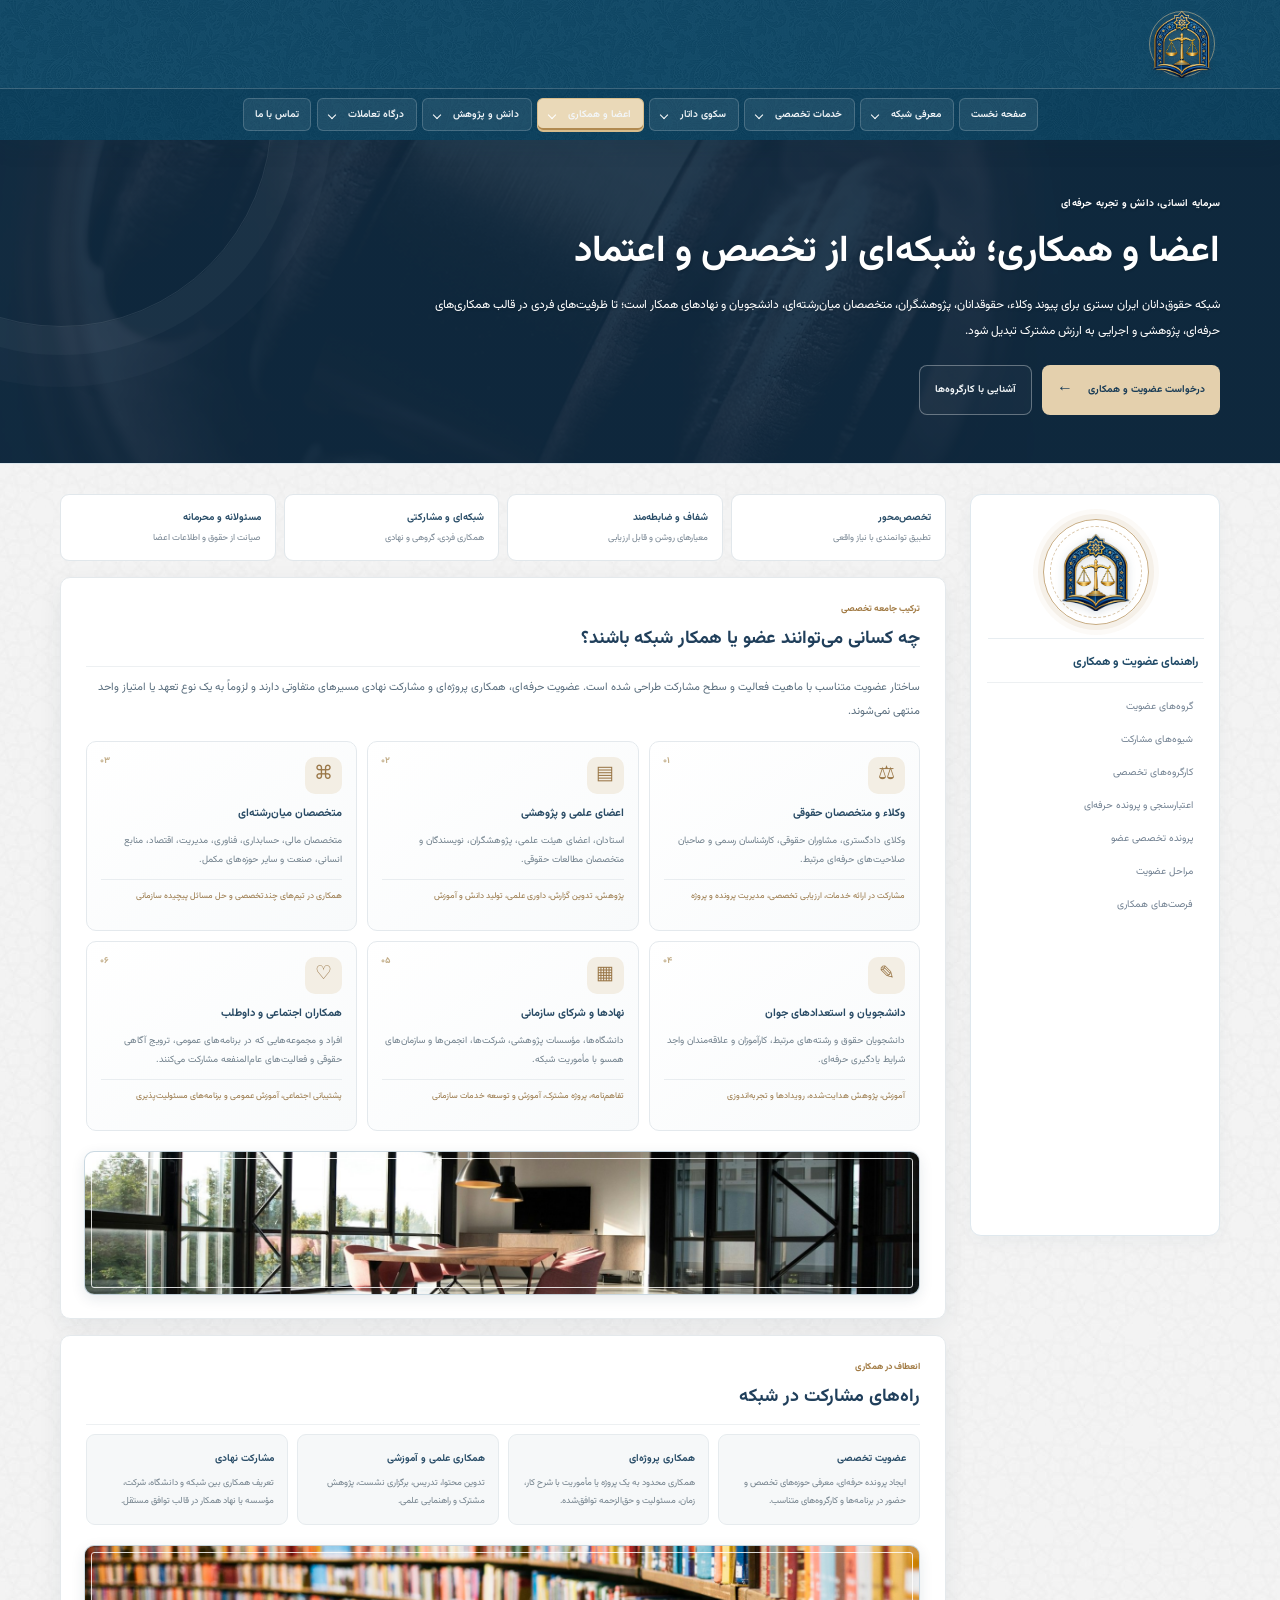
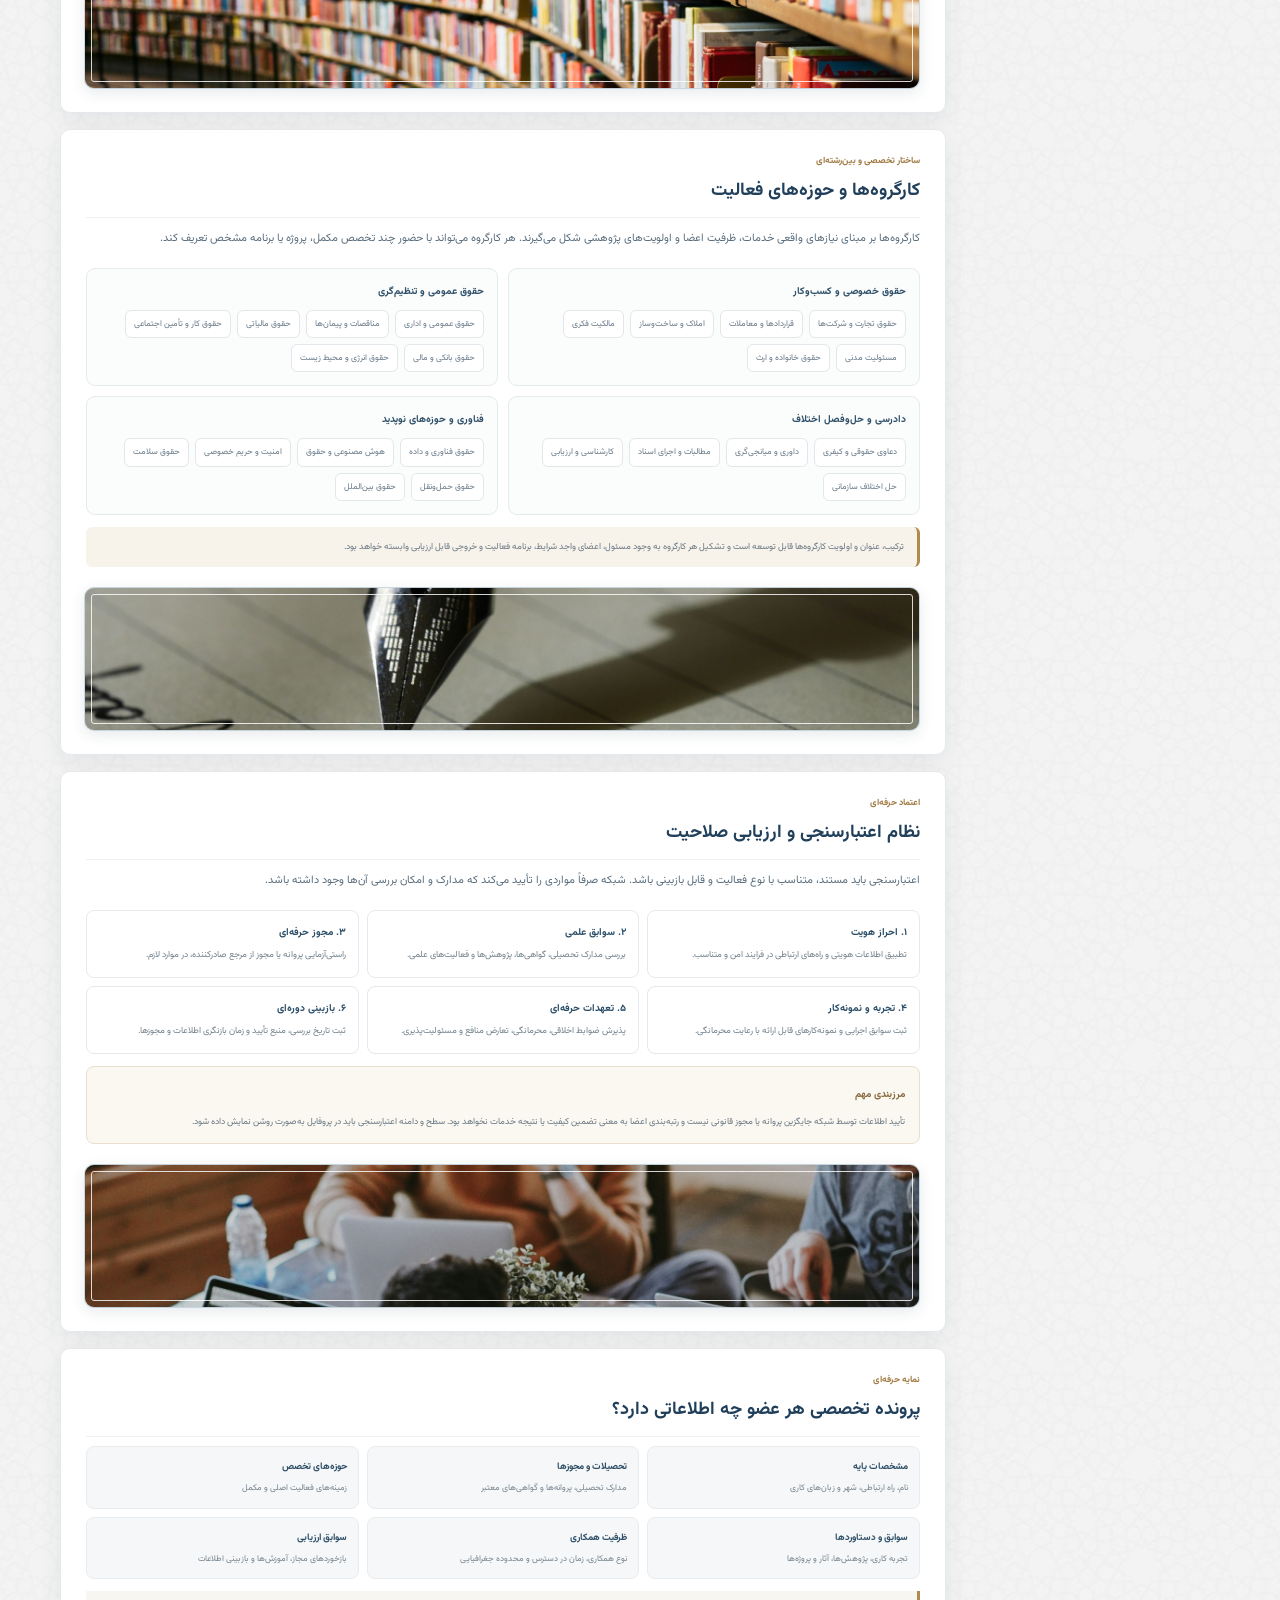
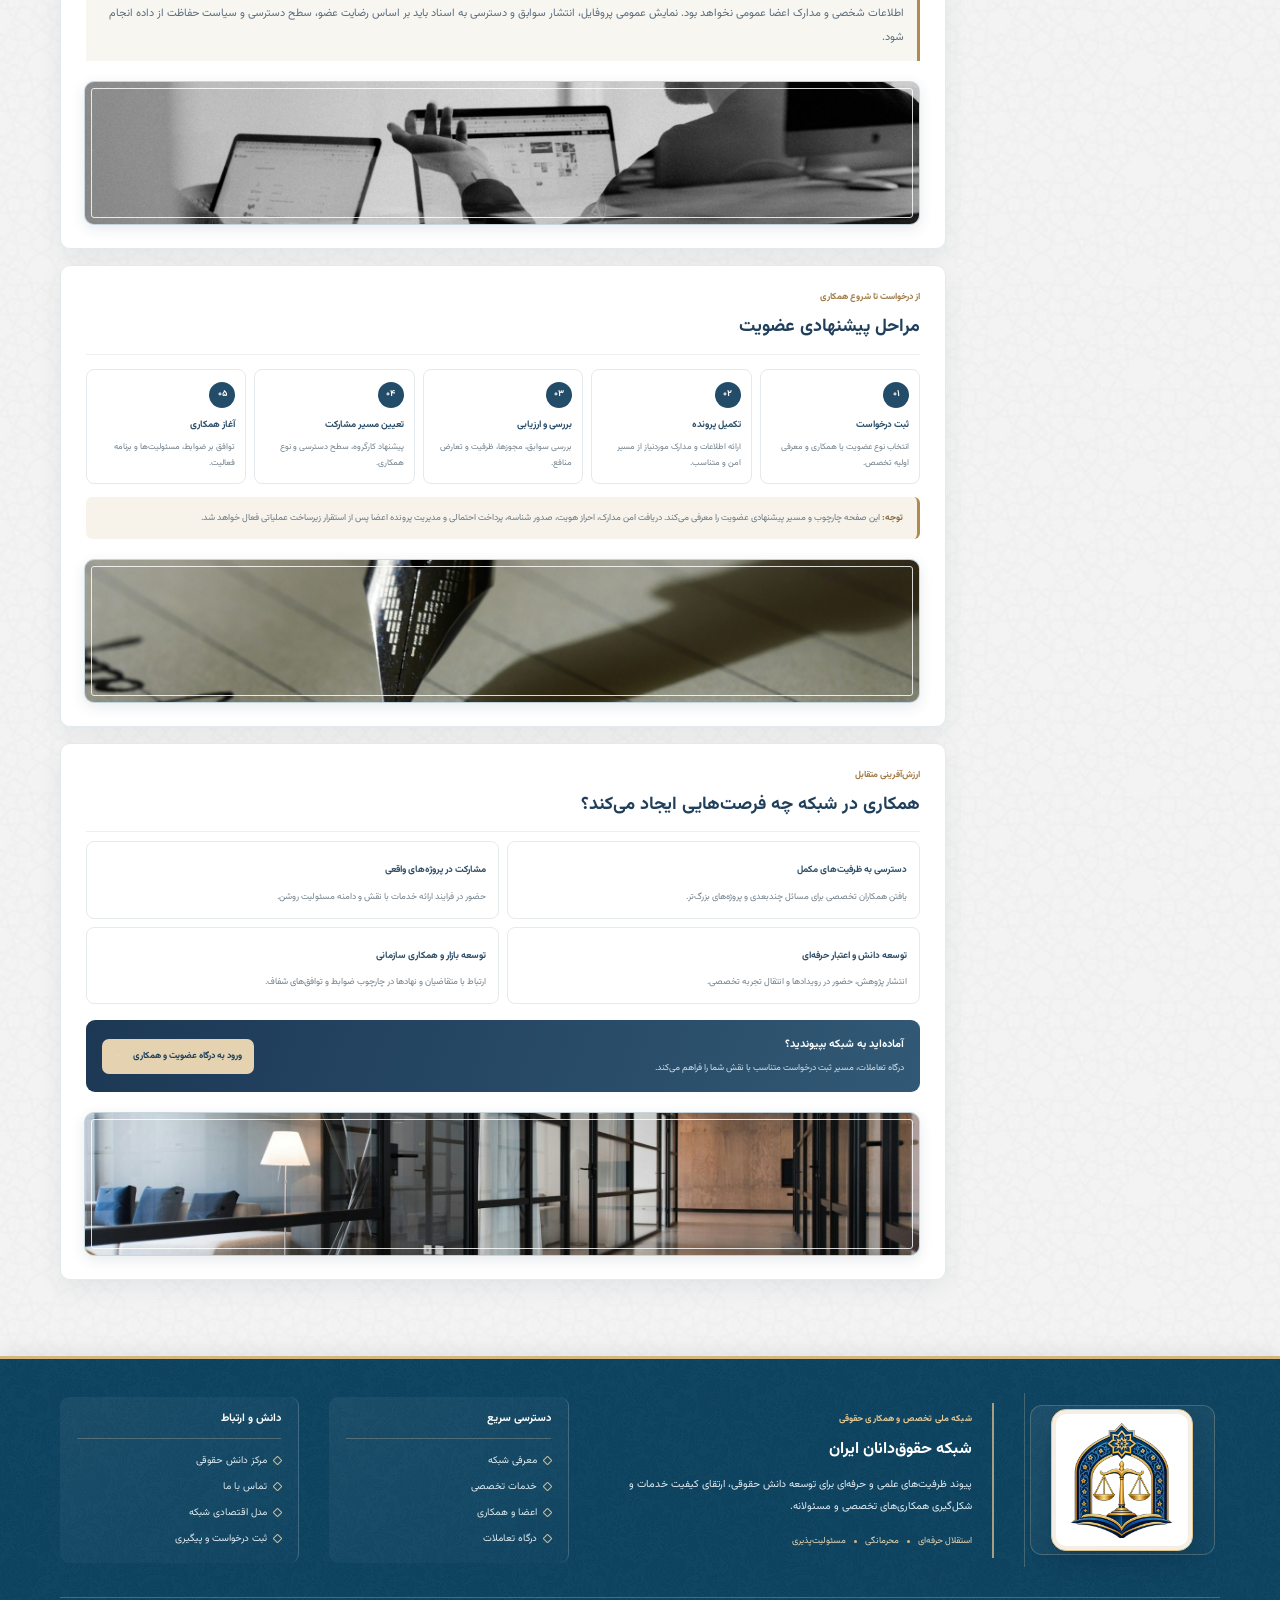
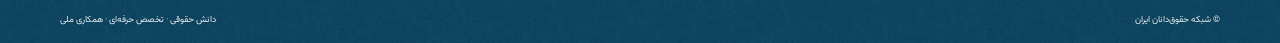
<file: pages/members.html>
<!doctype html><html lang="fa" dir="rtl"><head><meta charset="utf-8"><meta name="viewport" content="width=device-width,initial-scale=1"><link rel="icon" type="image/png" href="../assets/images/logo.png"><link rel="apple-touch-icon" href="../assets/images/logo.png"><title>اعضا و همکاری | شبکه حقوق‌دانان ایران</title><link rel="stylesheet" href="../assets/css/site.css"></head><body><header class="site-header"><div class="container header-main"><a class="brand" href="../index.html" aria-label="صفحه نخست شبکه حقوق‌دانان ایران"><span class="brand-mark"><img src="../assets/images/logo.png" alt="لوگوی شبکه حقوق‌دانان ایران" width="68" height="68"></span></a><div class="header-actions"></div></div><nav class="main-nav" aria-label="منوی اصلی"><div class="container nav-inner">
<a class="nav-home" href="../index.html">صفحه نخست</a>
<div class="nav-dropdown"><a class="nav-parent" href="about.html">معرفی شبکه</a><button class="nav-toggle" type="button" aria-label="باز کردن زیرمنوی معرفی شبکه" aria-expanded="false"><span class="nav-caret" aria-hidden="true"></span></button><div class="dropdown-menu"><a href="about.html#mission">مأموریت و چشم‌انداز</a><a href="about.html#governance">ساختار و حکمرانی</a><a href="about.html#principles">اصول بنیادین</a></div></div>
<div class="nav-dropdown"><a class="nav-parent" href="services.html">خدمات تخصصی</a><button class="nav-toggle" type="button" aria-label="باز کردن زیرمنوی خدمات تخصصی" aria-expanded="false"><span class="nav-caret" aria-hidden="true"></span></button><div class="dropdown-menu"><a href="services.html#project">مدیریت پروژه‌های حقوقی</a><a href="services.html#legal">خدمات حقوقی سازمانی</a><a href="services.html#compliance">انطباق و مدیریت ریسک</a><a href="services.html#digital">فناوری و محصولات حقوقی</a><a href="../index.html#economic">مدل اقتصادی</a></div></div>
<div class="nav-dropdown"><a class="nav-parent" href="datar.html">سکوی داتار</a><button class="nav-toggle" type="button" aria-label="باز کردن زیرمنوی داتار" aria-expanded="false"><span class="nav-caret" aria-hidden="true"></span></button><div class="dropdown-menu"><a href="datar.html">معرفی و امکانات داتار</a><a href="datar.html#live-demo">پیش‌نمایش تعاملی</a><a href="../app/index.html">ورود به اپلیکیشن</a></div></div>
<div class="nav-dropdown"><a class="nav-parent active" href="members.html">اعضا و همکاری</a><button class="nav-toggle" type="button" aria-label="باز کردن زیرمنوی اعضا و همکاری" aria-expanded="false"><span class="nav-caret" aria-hidden="true"></span></button><div class="dropdown-menu"><a href="members.html#groups">گروه‌های عضویت</a><a href="members.html#verification">اعتبارسنجی اعضا</a><a href="members.html#workgroups">کارگروه‌های تخصصی</a><a href="members.html#path">مسیر عضویت</a></div></div>
<div class="nav-dropdown"><a class="nav-parent" href="knowledge.html">دانش و پژوهش</a><button class="nav-toggle" type="button" aria-label="باز کردن زیرمنوی دانش و پژوهش" aria-expanded="false"><span class="nav-caret" aria-hidden="true"></span></button><div class="dropdown-menu"><a href="knowledge.html#thinktank">اندیشکده حقوقی</a><a href="knowledge.html#monitor">رصد قوانین و مقررات</a><a href="knowledge.html#academy">آکادمی و آموزش</a><a href="library.html">کتابخانه دانش حقوقی</a></div></div>
<div class="nav-dropdown"><a class="nav-parent" href="portal.html">درگاه تعاملات</a><button class="nav-toggle" type="button" aria-label="باز کردن زیرمنوی درگاه تعاملات" aria-expanded="false"><span class="nav-caret" aria-hidden="true"></span></button><div class="dropdown-menu"><a href="portal.html">ورود به درگاه تعاملات</a><a href="portal-admin.html">پنل دبیرخانه</a></div></div>
<a class="nav-simple" href="contact.html">تماس با ما</a>
</div></nav></header><section class="inner-hero members-hero"><div class="container"><span class="section-kicker">سرمایه انسانی، دانش و تجربه حرفه‌ای</span><h1>اعضا و همکاری؛ شبکه‌ای از تخصص و اعتماد</h1><p>شبکه حقوق‌دانان ایران بستری برای پیوند وکلاء، حقوقدانان، پژوهشگران، متخصصان میان‌رشته‌ای، دانشجویان و نهادهای همکار است؛ تا ظرفیت‌های فردی در قالب همکاری‌های حرفه‌ای، پژوهشی و اجرایی به ارزش مشترک تبدیل شود.</p><div class="members-hero-actions"><a class="members-primary-action" href="portal.html#audiences">درخواست عضویت و همکاری <span>←</span></a><a class="members-secondary-action" href="#workgroups">آشنایی با کارگروه‌ها</a></div></div></section>
<main class="container content-layout members-layout">
<aside class="side-index members-index"><a class="side-index-brand" href="../index.html" aria-label="صفحه نخست شبکه حقوق‌دانان ایران"><img src="../assets/images/logo.png" alt="لوگوی شبکه حقوق‌دانان ایران"><span>شبکه حقوق‌دانان ایران</span></a><div class="side-index-heading"><b>راهنمای عضویت و همکاری</b></div><div class="side-index-scroll"><a href="#groups">گروه‌های عضویت</a><a href="#participation">شیوه‌های مشارکت</a><a href="#workgroups">کارگروه‌های تخصصی</a><a href="#verification">اعتبارسنجی و پرونده حرفه‌ای</a><a href="#profile">پرونده تخصصی عضو</a><a href="#path">مراحل عضویت</a><a href="#opportunities">فرصت‌های همکاری</a></div></aside>
<div class="content-main members-main">
<section class="members-overview" aria-label="ویژگی‌های عضویت در شبکه"><div><b>تخصص‌محور</b><span>تطبیق توانمندی با نیاز واقعی</span></div><div><b>شفاف و ضابطه‌مند</b><span>معیارهای روشن و قابل ارزیابی</span></div><div><b>شبکه‌ای و مشارکتی</b><span>همکاری فردی، گروهی و نهادی</span></div><div><b>مسئولانه و محرمانه</b><span>صیانت از حقوق و اطلاعات اعضا</span></div></section>
<section class="content-card members-section" id="groups"><span class="members-kicker">ترکیب جامعه تخصصی</span><h2>چه کسانی می‌توانند عضو یا همکار شبکه باشند؟</h2><p class="members-lead">ساختار عضویت متناسب با ماهیت فعالیت و سطح مشارکت طراحی شده است. عضویت حرفه‌ای، همکاری پروژه‌ای و مشارکت نهادی مسیرهای متفاوتی دارند و لزوماً به یک نوع تعهد یا امتیاز واحد منتهی نمی‌شوند.</p><div class="member-type-grid">
<article><span class="member-type-no">۰۱</span><div class="member-type-icon">⚖</div><h3>وکلاء و متخصصان حقوقی</h3><p>وکلای دادگستری، مشاوران حقوقی، کارشناسان رسمی و صاحبان صلاحیت‌های حرفه‌ای مرتبط.</p><small>مشارکت در ارائه خدمات، ارزیابی تخصصی، مدیریت پرونده و پروژه</small></article>
<article><span class="member-type-no">۰۲</span><div class="member-type-icon">▤</div><h3>اعضای علمی و پژوهشی</h3><p>استادان، اعضای هیئت علمی، پژوهشگران، نویسندگان و متخصصان مطالعات حقوقی.</p><small>پژوهش، تدوین گزارش، داوری علمی، تولید دانش و آموزش</small></article>
<article><span class="member-type-no">۰۳</span><div class="member-type-icon">⌘</div><h3>متخصصان میان‌رشته‌ای</h3><p>متخصصان مالی، حسابداری، فناوری، مدیریت، اقتصاد، منابع انسانی، صنعت و سایر حوزه‌های مکمل.</p><small>همکاری در تیم‌های چندتخصصی و حل مسائل پیچیده سازمانی</small></article>
<article><span class="member-type-no">۰۴</span><div class="member-type-icon">✎</div><h3>دانشجویان و استعدادهای جوان</h3><p>دانشجویان حقوق و رشته‌های مرتبط، کارآموزان و علاقه‌مندان واجد شرایط یادگیری حرفه‌ای.</p><small>آموزش، پژوهش هدایت‌شده، رویدادها و تجربه‌اندوزی</small></article>
<article><span class="member-type-no">۰۵</span><div class="member-type-icon">▦</div><h3>نهادها و شرکای سازمانی</h3><p>دانشگاه‌ها، مؤسسات پژوهشی، شرکت‌ها، انجمن‌ها و سازمان‌های همسو با مأموریت شبکه.</p><small>تفاهم‌نامه، پروژه مشترک، آموزش و توسعه خدمات سازمانی</small></article>
<article><span class="member-type-no">۰۶</span><div class="member-type-icon">♡</div><h3>همکاران اجتماعی و داوطلب</h3><p>افراد و مجموعه‌هایی که در برنامه‌های عمومی، ترویج آگاهی حقوقی و فعالیت‌های عام‌المنفعه مشارکت می‌کنند.</p><small>پشتیبانی اجتماعی، آموزش عمومی و برنامه‌های مسئولیت‌پذیری</small></article>
</div></section>
<section class="content-card members-section" id="participation"><span class="members-kicker">انعطاف در همکاری</span><h2>راه‌های مشارکت در شبکه</h2><div class="participation-grid">
<article><b>عضویت تخصصی</b><p>ایجاد پرونده حرفه‌ای، معرفی حوزه‌های تخصص و حضور در برنامه‌ها و کارگروه‌های متناسب.</p></article>
<article><b>همکاری پروژه‌ای</b><p>همکاری محدود به یک پروژه یا مأموریت با شرح کار، زمان، مسئولیت و حق‌الزحمه توافق‌شده.</p></article>
<article><b>همکاری علمی و آموزشی</b><p>تدوین محتوا، تدریس، برگزاری نشست، پژوهش مشترک و راهنمایی علمی.</p></article>
<article><b>مشارکت نهادی</b><p>تعریف همکاری بین شبکه و دانشگاه، شرکت، مؤسسه یا نهاد همکار در قالب توافق مستقل.</p></article>
</div></section>
<section class="content-card members-section" id="workgroups"><span class="members-kicker">ساختار تخصصی و بین‌رشته‌ای</span><h2>کارگروه‌ها و حوزه‌های فعالیت</h2><p class="members-lead">کارگروه‌ها بر مبنای نیازهای واقعی خدمات، ظرفیت اعضا و اولویت‌های پژوهشی شکل می‌گیرند. هر کارگروه می‌تواند با حضور چند تخصص مکمل، پروژه یا برنامه مشخص تعریف کند.</p><div class="workgroup-groups">
<div><h3>حقوق خصوصی و کسب‌وکار</h3><div class="tag-list"><span>حقوق تجارت و شرکت‌ها</span><span>قراردادها و معاملات</span><span>املاک و ساخت‌وساز</span><span>مالکیت فکری</span><span>مسئولیت مدنی</span><span>حقوق خانواده و ارث</span></div></div>
<div><h3>حقوق عمومی و تنظیم‌گری</h3><div class="tag-list"><span>حقوق عمومی و اداری</span><span>مناقصات و پیمان‌ها</span><span>حقوق مالیاتی</span><span>حقوق کار و تأمین اجتماعی</span><span>حقوق بانکی و مالی</span><span>حقوق انرژی و محیط زیست</span></div></div>
<div><h3>دادرسی و حل‌وفصل اختلاف</h3><div class="tag-list"><span>دعاوی حقوقی و کیفری</span><span>داوری و میانجی‌گری</span><span>مطالبات و اجرای اسناد</span><span>کارشناسی و ارزیابی</span><span>حل اختلاف سازمانی</span></div></div>
<div><h3>فناوری و حوزه‌های نوپدید</h3><div class="tag-list"><span>حقوق فناوری و داده</span><span>هوش مصنوعی و حقوق</span><span>امنیت و حریم خصوصی</span><span>حقوق سلامت</span><span>حقوق حمل‌ونقل</span><span>حقوق بین‌الملل</span></div></div>
</div><div class="workgroup-note">ترکیب، عنوان و اولویت کارگروه‌ها قابل توسعه است و تشکیل هر کارگروه به وجود مسئول، اعضای واجد شرایط، برنامه فعالیت و خروجی قابل ارزیابی وابسته خواهد بود.</div></section>
<section class="content-card members-section" id="verification"><span class="members-kicker">اعتماد حرفه‌ای</span><h2>نظام اعتبارسنجی و ارزیابی صلاحیت</h2><p class="members-lead">اعتبارسنجی باید مستند، متناسب با نوع فعالیت و قابل بازبینی باشد. شبکه صرفاً مواردی را تأیید می‌کند که مدارک و امکان بررسی آن‌ها وجود داشته باشد.</p><div class="verification-grid">
<div><b>۱. احراز هویت</b><p>تطبیق اطلاعات هویتی و راه‌های ارتباطی در فرایند امن و متناسب.</p></div><div><b>۲. سوابق علمی</b><p>بررسی مدارک تحصیلی، گواهی‌ها، پژوهش‌ها و فعالیت‌های علمی.</p></div><div><b>۳. مجوز حرفه‌ای</b><p>راستی‌آزمایی پروانه یا مجوز از مرجع صادرکننده، در موارد لازم.</p></div><div><b>۴. تجربه و نمونه‌کار</b><p>ثبت سوابق اجرایی و نمونه‌کارهای قابل ارائه با رعایت محرمانگی.</p></div><div><b>۵. تعهدات حرفه‌ای</b><p>پذیرش ضوابط اخلاقی، محرمانگی، تعارض منافع و مسئولیت‌پذیری.</p></div><div><b>۶. بازبینی دوره‌ای</b><p>ثبت تاریخ بررسی، منبع تأیید و زمان بازنگری اطلاعات و مجوزها.</p></div>
</div><div class="verification-caution"><b>مرزبندی مهم</b><p>تأیید اطلاعات توسط شبکه جایگزین پروانه یا مجوز قانونی نیست و رتبه‌بندی اعضا به معنی تضمین کیفیت یا نتیجه خدمات نخواهد بود. سطح و دامنه اعتبارسنجی باید در پروفایل به‌صورت روشن نمایش داده شود.</p></div></section>
<section class="content-card members-section" id="profile"><span class="members-kicker">نمایه حرفه‌ای</span><h2>پرونده تخصصی هر عضو چه اطلاعاتی دارد؟</h2><div class="profile-fields"><div><b>مشخصات پایه</b><span>نام، راه ارتباطی، شهر و زبان‌های کاری</span></div><div><b>تحصیلات و مجوزها</b><span>مدارک تحصیلی، پروانه‌ها و گواهی‌های معتبر</span></div><div><b>حوزه‌های تخصص</b><span>زمینه‌های فعالیت اصلی و مکمل</span></div><div><b>سوابق و دستاوردها</b><span>تجربه کاری، پژوهش‌ها، آثار و پروژه‌ها</span></div><div><b>ظرفیت همکاری</b><span>نوع همکاری، زمان در دسترس و محدوده جغرافیایی</span></div><div><b>سوابق ارزیابی</b><span>بازخوردهای مجاز، آموزش‌ها و بازبینی اطلاعات</span></div></div><p class="profile-privacy">اطلاعات شخصی و مدارک اعضا عمومی نخواهد بود. نمایش عمومی پروفایل، انتشار سوابق و دسترسی به اسناد باید بر اساس رضایت عضو، سطح دسترسی و سیاست حفاظت از داده انجام شود.</p></section>
<section class="content-card members-section" id="path"><span class="members-kicker">از درخواست تا شروع همکاری</span><h2>مراحل پیشنهادی عضویت</h2><div class="membership-steps"><article><b>۰۱</b><strong>ثبت درخواست</strong><p>انتخاب نوع عضویت یا همکاری و معرفی اولیه تخصص.</p></article><article><b>۰۲</b><strong>تکمیل پرونده</strong><p>ارائه اطلاعات و مدارک موردنیاز از مسیر امن و متناسب.</p></article><article><b>۰۳</b><strong>بررسی و ارزیابی</strong><p>بررسی سوابق، مجوزها، ظرفیت و تعارض منافع.</p></article><article><b>۰۴</b><strong>تعیین مسیر مشارکت</strong><p>پیشنهاد کارگروه، سطح دسترسی و نوع همکاری.</p></article><article><b>۰۵</b><strong>آغاز همکاری</strong><p>توافق بر ضوابط، مسئولیت‌ها و برنامه فعالیت.</p></article></div><div class="members-note"><b>توجه:</b> این صفحه چارچوب و مسیر پیشنهادی عضویت را معرفی می‌کند. دریافت امن مدارک، احراز هویت، صدور شناسه، پرداخت احتمالی و مدیریت پرونده اعضا پس از استقرار زیرساخت عملیاتی فعال خواهد شد.</div></section>
<section class="content-card members-section members-opportunities" id="opportunities"><span class="members-kicker">ارزش‌آفرینی متقابل</span><h2>همکاری در شبکه چه فرصت‌هایی ایجاد می‌کند؟</h2><div class="opportunity-grid"><div><b>دسترسی به ظرفیت‌های مکمل</b><p>یافتن همکاران تخصصی برای مسائل چندبعدی و پروژه‌های بزرگ‌تر.</p></div><div><b>مشارکت در پروژه‌های واقعی</b><p>حضور در فرایند ارائه خدمات با نقش و دامنه مسئولیت روشن.</p></div><div><b>توسعه دانش و اعتبار حرفه‌ای</b><p>انتشار پژوهش، حضور در رویدادها و انتقال تجربه تخصصی.</p></div><div><b>توسعه بازار و همکاری سازمانی</b><p>ارتباط با متقاضیان و نهادها در چارچوب ضوابط و توافق‌های شفاف.</p></div></div><div class="members-final-cta"><div><b>آماده‌اید به شبکه بپیوندید؟</b><span>درگاه تعاملات، مسیر ثبت درخواست متناسب با نقش شما را فراهم می‌کند.</span></div><a href="portal.html#audiences">ورود به درگاه عضویت و همکاری <span>←</span></a></div></section>
</div></main><nav class="mobile-bottom-nav" aria-label="منوی موبایل"><a href="../index.html"><span>⌂</span><span>خانه</span></a><a href="services.html"><span>⚖</span><span>خدمات</span></a><a href="members.html" class="active"><span>♙</span><span>اعضا</span></a><a href="datar.html"><span>◈</span><span>داتار</span></a><a href="contact.html"><span>✉</span><span>تماس</span></a></nav><button id="back-to-top" type="button" aria-label="بازگشت به بالای صفحه" title="بازگشت به بالا">↑</button><footer class="site-footer">
<div class="container footer-main footer-grid-refined">
 <div class="footer-emblem"><a class="footer-logo-link" href="../index.html" aria-label="بازگشت به صفحه نخست"><img src="../assets/images/logo.png" alt="نشان شبکه حقوق‌دانان ایران" width="150" height="150"></a></div>
 <div class="footer-intro"><span class="footer-kicker">شبکه ملی تخصص و همکاری حقوقی</span><strong>شبکه حقوق‌دانان ایران</strong><p>پیوند ظرفیت‌های علمی و حرفه‌ای برای توسعه دانش حقوقی، ارتقای کیفیت خدمات و شکل‌گیری همکاری‌های تخصصی و مسئولانه.</p><span class="footer-principles">استقلال حرفه‌ای <i></i> محرمانگی <i></i> مسئولیت‌پذیری</span></div>
 <div class="footer-links"><b>دسترسی سریع</b><a href="../pages/about.html">معرفی شبکه</a><a href="../pages/services.html">خدمات تخصصی</a><a href="../pages/members.html">اعضا و همکاری</a><a href="../pages/portal.html">درگاه تعاملات</a></div>
 <div class="footer-links"><b>دانش و ارتباط</b><a href="../pages/knowledge.html">مرکز دانش حقوقی</a><a href="../pages/contact.html">تماس با ما</a><a href="../index.html#economic">مدل اقتصادی شبکه</a><a href="../pages/portal.html">ثبت درخواست و پیگیری</a></div>
</div>
<div class="container footer-bottom"><span>© شبکه حقوق‌دانان ایران</span><span>دانش حقوقی · تخصص حرفه‌ای · همکاری ملی</span></div>
</footer><script src="../assets/js/site.js"></script><script src="../assets/js/persian-numbers.js" defer></script>
</body></html>
</file>
<file: assets/css/site.css>
@font-face{font-family:Vazirmatn;src:url("../fonts/Vazirmatn-Regular.woff2") format("woff2");font-weight:400;font-display:swap}@font-face{font-family:Vazirmatn;src:url("../fonts/Vazirmatn-Medium.woff2") format("woff2");font-weight:500;font-display:swap}@font-face{font-family:Vazirmatn;src:url("../fonts/Vazirmatn-SemiBold.woff2") format("woff2");font-weight:600;font-display:swap}@font-face{font-family:Vazirmatn;src:url("../fonts/Vazirmatn-Bold.woff2") format("woff2");font-weight:700;font-display:swap}
:root{--navy:#172b46;--navy2:#223d5c;--blue:#355b7c;--gold:#b18a50;--gold-light:#e4d1ae;--ink:#26384a;--muted:#718091;--paper:#fff;--cream:#f5f2eb;--line:#e3e7eb;--soft:#edf2f5;--shadow:0 14px 40px rgba(27,45,65,.08)}*{box-sizing:border-box}html{scroll-behavior:smooth;scroll-padding-top:100px}body{margin:0;background:#f7f8f8;color:var(--ink);font-family:Vazirmatn,Tahoma,sans-serif;line-height:1.9;overflow-x:hidden}a{color:inherit;text-decoration:none}.container{width:min(1160px,calc(100% - 44px));margin-inline:auto}.topline{background:#11233b;color:#d8e0e9;font-size:11px}.topline-inner{height:34px;display:flex;align-items:center;justify-content:space-between}.topline a{margin-right:22px;color:#e6d5b7}.site-header{position:relative;z-index:20;background:#fff;box-shadow:0 5px 22px #152b4310}.header-main{height:88px;display:flex;align-items:center;justify-content:space-between}.brand{display:flex;align-items:center;gap:13px;color:var(--navy)}.brand-mark{width:51px;height:51px;display:grid;place-items:center;border:1px solid #d8c49e;border-radius:15px;color:var(--gold);background:#fbf8f1}.brand-mark svg{width:36px;height:36px}.brand strong{display:block;font-size:19px;font-weight:700;letter-spacing:-.4px}.brand small{display:block;color:#7b8793;font-size:10px;margin-top:1px}.header-actions{display:flex;align-items:center;gap:23px;font-size:12px}.text-link{color:#53687b}.button{display:inline-flex;align-items:center;justify-content:center;gap:15px;min-height:43px;padding:9px 19px;border-radius:9px;font:600 12px Vazirmatn;transition:.2s ease}.button span{font-size:17px;line-height:1}.button-gold{background:var(--gold);color:#fff;box-shadow:0 6px 15px #9d794329}.button-gold:hover{background:#9d7742;transform:translateY(-2px)}.main-nav{border-top:1px solid #edf0f2;background:#fff}.nav-inner{display:flex;align-items:center;gap:5px;min-height:48px}.nav-inner a{padding:8px 14px;font-size:11px;font-weight:600;color:#4c6073;border-radius:7px;transition:.2s}.nav-inner a:hover,.nav-inner a.active{background:#f1f4f6;color:var(--navy)}.nav-inner a.active{box-shadow:inset 0 -2px var(--gold)}
.hero{position:relative;overflow:hidden;color:#fff;background:linear-gradient(116deg,#142943 0%,#203e60 58%,#3d5c78 100%);min-height:455px}.hero:before{content:"";position:absolute;inset:0;background-image:linear-gradient(90deg,transparent 49.8%,#ffffff08 50%,transparent 50.2%),linear-gradient(0deg,transparent 49.8%,#ffffff08 50%,transparent 50.2%);background-size:48px 48px;mask-image:linear-gradient(90deg,transparent,#000 50%,#000)}.hero:after{content:"";position:absolute;width:600px;height:600px;border:1px solid #ffffff12;border-radius:50%;left:-160px;top:-250px;box-shadow:0 0 0 35px #ffffff06,0 0 0 75px #ffffff04}.hero-content{position:relative;z-index:1;min-height:410px;display:grid;grid-template-columns:1fr 270px;gap:60px;align-items:center;padding-block:58px 45px}.hero-copy{max-width:770px}.eyebrow{display:flex;align-items:center;gap:9px;color:#e2c99d;font-size:12px;font-weight:600}.eyebrow span{width:22px;height:1px;background:var(--gold-light)}.hero h1{font-size:clamp(28px,3.5vw,42px);line-height:1.7;margin:14px 0 12px;font-weight:700;letter-spacing:-1px}.hero h1 em{font-style:normal;color:#e4cfaa}.hero-copy>p{font-size:13px;line-height:2.2;color:#dbe4ec;max-width:740px;margin:0}.hero-buttons{display:flex;gap:10px;margin-top:25px}.button-outline{border:1px solid #ffffff55;color:#fff;background:#ffffff08}.button-outline:hover{background:#ffffff17}.button-light{background:#fff;color:var(--navy)}.hero-meta{display:flex;align-items:center;gap:13px;margin-top:26px;color:#bdcbd7;font-size:10px}.hero-meta i{height:4px;width:4px;background:#c6a36b;border-radius:50%}.hero-seal{justify-self:center;text-align:center;color:#e0c89c}.seal-ring{width:205px;height:205px;border:1px solid #d5bd916b;border-radius:50%;display:grid;place-items:center;position:relative;background:radial-gradient(circle,#ffffff0b 0 54%,transparent 55%)}.seal-ring:before,.seal-ring:after{content:"";position:absolute;inset:12px;border:1px solid #ffffff24;border-radius:50%}.seal-ring:after{inset:25px;border-style:dashed;opacity:.55}.seal-ring svg{width:115px;height:115px;position:relative;z-index:1}.hero-seal>span{display:block;font-size:12px;margin-top:13px}.hero-seal small{display:block;color:#aebdcb;font-size:8px;letter-spacing:2px;margin-top:3px}.hero-bottom{border-top:1px solid #ffffff1b;background:#0e2037a6}.hero-bottom>.container{display:flex;align-items:center;gap:14px;height:44px;color:#c5d0dc;font-size:10px}.hero-line{height:1px;max-width:130px;flex:1;background:linear-gradient(90deg,#b28b52,transparent)}
.intro-strip{background:#fff;border-bottom:1px solid var(--line)}.intro-grid{display:grid;grid-template-columns:.9fr 1.1fr;gap:55px;align-items:center;padding-block:35px}.section-kicker{display:block;color:#a17a43;font-size:10px;font-weight:700;letter-spacing:.2px}.section-kicker.light{color:#ddc59b}.intro-grid h2,.section-heading h2,.cta-section h2{font-size:23px;line-height:1.7;color:var(--navy);margin:5px 0 0}.intro-grid p{font-size:12px;color:#69798a;line-height:2.1;margin:0}.section{padding-block:68px}.section-heading{display:flex;align-items:end;justify-content:space-between;gap:25px;margin-bottom:25px}.section-heading h2{margin:4px 0;font-size:25px}.section-heading p{font-size:11px;color:var(--muted);margin:0}.arrow-link{font-size:11px;font-weight:600;color:#536d85;white-space:nowrap}.arrow-link b{color:var(--gold);font-size:17px;margin-right:6px}.pillar-grid{display:grid;grid-template-columns:repeat(4,1fr);gap:15px}.pillar-card{position:relative;display:flex;flex-direction:column;min-height:255px;padding:22px 19px 18px;background:#fff;border:1px solid #e4e8eb;border-radius:12px;box-shadow:0 7px 22px #172b4607;transition:.22s}.pillar-card:hover{transform:translateY(-4px);border-color:#c9b58f;box-shadow:var(--shadow)}.pillar-no{position:absolute;left:17px;top:15px;color:#c6b18c;font-size:11px;font-weight:700}.pillar-icon{width:44px;height:44px;border-radius:12px;background:#f4f1e9;color:#9d7945;display:grid;place-items:center;font-size:23px;margin-bottom:17px}.pillar-card h3{font-size:14px;color:var(--navy);margin:0 0 8px}.pillar-card p{font-size:10.5px;color:#718091;line-height:2;margin:0 0 18px}.card-link{margin-top:auto;color:#9a7748;font-size:10px;font-weight:700}.card-link b{font-size:15px;margin-right:5px}
.band-section{background:linear-gradient(120deg,#1b304b,#294a69);color:#fff;padding:60px 0;position:relative;overflow:hidden}.band-section:after{content:"";position:absolute;left:-100px;top:-180px;width:430px;height:430px;border:1px solid #ffffff12;border-radius:50%;box-shadow:0 0 0 28px #ffffff06,0 0 0 58px #ffffff04}.band-grid{position:relative;z-index:1;display:grid;grid-template-columns:1fr 1fr;gap:75px;align-items:center}.band-grid h2{font-size:28px;line-height:1.8;margin:6px 0 12px}.band-grid>div:first-child p{font-size:12px;color:#c6d1dc;max-width:520px;line-height:2.1;margin-bottom:22px}.value-list{display:grid;gap:13px}.value-list>div{display:flex;align-items:center;gap:15px;padding:12px 14px;border:1px solid #ffffff20;border-radius:10px;background:#ffffff08}.value-list>div>b{display:grid;place-items:center;width:32px;height:32px;border-radius:9px;background:#d0b17b;color:#20354d;font-size:12px}.value-list strong,.value-list small{display:block}.value-list strong{font-size:12px}.value-list small{font-size:10px;color:#b9c8d6;margin-top:3px}
.revenue-grid{display:grid;grid-template-columns:repeat(3,1fr);gap:13px}.revenue-grid article{background:#fff;border:1px solid var(--line);border-radius:10px;padding:20px 19px;min-height:165px}.revenue-grid article>span{color:#b18a50;font-size:11px;font-weight:700}.revenue-grid h3{font-size:13px;color:var(--navy);margin:6px 0}.revenue-grid p{font-size:10.5px;color:#718091;line-height:2;margin:0}.economic-note{margin-top:18px;padding:15px 18px;background:#f4f0e7;border-right:3px solid #b18a50;color:#586777;font-size:11px;border-radius:5px}.economic-note b{color:#785d36}
.roadmap-section{background:#1a2e47;color:#fff;padding:58px 0}.roadmap-section .section-heading h2{color:#fff}.roadmap-section .section-heading p{color:#b7c4d1}.roadmap{display:grid;grid-template-columns:repeat(5,1fr);gap:12px;position:relative}.roadmap:before{content:"";position:absolute;top:20px;right:9%;left:9%;height:1px;background:#b08a54}.roadmap>div{position:relative;padding-top:48px}.roadmap>div>b{position:absolute;top:0;right:0;width:40px;height:40px;border-radius:50%;border:1px solid #c5a777;background:#1a2e47;color:#e1c99d;display:grid;place-items:center;font-size:11px}.roadmap strong,.roadmap small{display:block}.roadmap strong{font-size:12px}.roadmap small{font-size:10px;color:#b8c5d2;line-height:1.9;margin-top:5px}
.cta-section{display:flex;align-items:center;justify-content:space-between;gap:25px;padding-block:48px}.cta-section h2{font-size:21px}.cta-section p{font-size:11px;color:var(--muted);margin:5px 0 0}.button-primary{background:var(--navy);color:#fff;white-space:nowrap}.button-primary:hover{background:#294a69}
.site-footer{background:#f0eee8;border-top:1px solid #e1ddd3}.footer-main{display:grid;grid-template-columns:1.6fr 1fr 1fr 1fr;gap:35px;padding-block:34px}.footer-brand strong{font-size:15px;color:var(--navy)}.footer-brand p{max-width:310px;font-size:10px;color:#7b858d;line-height:2}.footer-main>div:not(:first-child)>b{display:block;font-size:11px;color:#42576a;margin-bottom:10px}.footer-main a{display:block;font-size:10px;color:#78838d;margin:6px 0}.footer-main a:hover{color:#9b7748}.footer-motto{font-size:19px;font-weight:700;color:#526a80;line-height:1.8}.footer-motto em{font-style:normal;color:#a17c48}.footer-bottom{height:42px;border-top:1px solid #dedbd3;display:flex;align-items:center;justify-content:space-between;color:#89919a;font-size:9px}
.inner-hero{background:linear-gradient(115deg,#172b46,#385a78);color:#fff;padding:48px 0 43px;position:relative;overflow:hidden}.inner-hero:after{content:"";position:absolute;left:5%;top:-130px;width:300px;height:300px;border:1px solid #ffffff1c;border-radius:50%;box-shadow:0 0 0 25px #ffffff08,0 0 0 55px #ffffff05}.inner-hero .container{position:relative;z-index:1}.inner-hero .section-kicker{color:#e0c79e}.inner-hero h1{font-size:30px;margin:6px 0 8px}.inner-hero p{max-width:800px;color:#d1dbe4;font-size:12px;margin:0;line-height:2}.content-layout{display:grid;grid-template-columns:250px 1fr;gap:25px;padding-block:35px 70px}.side-index{align-self:start;position:sticky;top:15px;background:#fff;border:1px solid var(--line);border-radius:11px;padding:16px}.side-index b{display:block;color:var(--navy);font-size:12px;margin-bottom:9px}.side-index a{display:block;padding:7px 8px;border-radius:6px;font-size:10px;color:#718091}.side-index a:hover{background:#f1f4f6;color:var(--navy)}.content-main{min-width:0}.content-card{background:#fff;border:1px solid var(--line);border-radius:11px;padding:23px;margin-bottom:15px}.content-card h2{font-size:17px;color:var(--navy);margin:0 0 10px}.content-card h3{font-size:13px;color:#405c76;margin:17px 0 6px}.content-card p,.content-card li{font-size:11px;color:#68798a;line-height:2.1}.content-card ul{padding-right:19px;margin:8px 0}.info-grid{display:grid;grid-template-columns:repeat(2,1fr);gap:12px}.info-box{background:#f7f8f8;border:1px solid #e7eaed;border-radius:9px;padding:15px}.info-box h3{margin:0 0 5px}.info-box p{margin:0}.tag-list{display:flex;flex-wrap:wrap;gap:7px}.tag-list span{padding:5px 10px;background:#f2efe8;color:#7e6848;border-radius:30px;font-size:10px}
@media(max-width:900px){.pillar-grid{grid-template-columns:repeat(2,1fr)}.hero-content{grid-template-columns:1fr 210px;gap:25px}.hero-seal .seal-ring{width:175px;height:175px}.revenue-grid{grid-template-columns:repeat(2,1fr)}.footer-main{grid-template-columns:1.3fr 1fr 1fr}.footer-motto{display:none}.content-layout{grid-template-columns:210px 1fr}}
@media(max-width:680px){.container{width:min(100% - 28px,560px)}.topline-inner{height:32px}.topline-inner>span{font-size:9px}.topline-inner>div{display:none}.header-main{height:72px}.brand-mark{width:42px;height:42px}.brand-mark svg{width:30px}.brand strong{font-size:15px}.brand small{font-size:8px}.header-actions .text-link{display:none}.header-actions .button{min-height:36px;padding:7px 10px;font-size:10px}.nav-inner{overflow-x:auto;scrollbar-width:none;min-height:44px;gap:2px}.nav-inner::-webkit-scrollbar{display:none}.nav-inner a{flex:0 0 auto;padding:7px 10px;font-size:10px}.hero-content{grid-template-columns:1fr;min-height:0;padding-block:44px 32px}.hero-seal{display:none}.hero h1{font-size:27px}.hero-copy>p{font-size:11px}.hero-meta{font-size:9px;gap:8px}.hero-bottom>.container{font-size:9px;height:39px}.intro-grid{grid-template-columns:1fr;gap:8px;padding-block:25px}.intro-grid h2,.section-heading h2{font-size:20px}.section{padding-block:43px}.section-heading{align-items:start}.section-heading p{max-width:300px}.arrow-link{font-size:9px}.pillar-grid{gap:9px}.pillar-card{padding:16px 13px;min-height:235px}.pillar-card h3{font-size:12px}.pillar-card p{font-size:9.5px}.pillar-icon{width:38px;height:38px;margin-bottom:12px}.band-grid{grid-template-columns:1fr;gap:25px}.band-grid h2{font-size:24px}.value-list{gap:8px}.revenue-grid{grid-template-columns:1fr 1fr;gap:8px}.revenue-grid article{padding:14px 12px;min-height:175px}.revenue-grid h3{font-size:11px}.revenue-grid p{font-size:9px}.roadmap{grid-template-columns:1fr;gap:10px}.roadmap:before{top:10px;bottom:12px;right:19px;left:auto;width:1px;height:auto}.roadmap>div{padding:4px 53px 9px 0;min-height:52px}.roadmap>div>b{width:39px;height:39px}.roadmap strong{font-size:11px}.roadmap small{font-size:9px}.cta-section{align-items:flex-start;flex-direction:column;padding-block:32px}.footer-main{grid-template-columns:1fr 1fr;gap:20px;padding-block:25px}.footer-brand{grid-column:1/-1}.footer-bottom{font-size:8px}.content-layout{grid-template-columns:1fr;padding-block:20px 45px}.side-index{position:static;display:flex;flex-wrap:wrap;gap:4px}.side-index b{width:100%}.side-index a{padding:5px 7px}.inner-hero{padding:36px 0}.inner-hero h1{font-size:24px}.info-grid{grid-template-columns:1fr}.content-card{padding:17px}}
@media(prefers-reduced-motion:reduce){*{scroll-behavior:auto!important;transition:none!important}}

:root{--site-background-pattern:"../images/site-background.svg";--site-floral-pattern:"../images/blue-floral-pattern.svg"}

/* --- هویت بصری مستقل از پوشه قدیمی ۲ --- */
body{
 background-color:#f5f8fa;
 background-image:url(var(--site-background-pattern));
 background-repeat:repeat;
 background-position:center top;
}
.site-header{
 background:#07527a url(var(--site-floral-pattern)) repeat left top;
 box-shadow:0 3px 12px rgba(8,39,62,.18);
}
.header-main{background:transparent}
.brand{color:#fff}
.brand small{color:#d9e8f0}
.brand-mark{
 background:rgba(255,255,255,.12);
 border-color:rgba(255,255,255,.5);
 color:#fff;
 border-radius:7px;
}
.header-actions .text-link{color:#eaf3f8}
.header-actions .button-gold{
 background:#d8e8f2;color:#124b6a;box-shadow:none;border:1px solid #ffffff70
}
.header-actions .button-gold:hover{background:#fff}
.main-nav{
 background:rgba(0,65,99,.92);
 border-top:1px solid rgba(255,255,255,.18);
}
.nav-inner{justify-content:center;gap:7px}
.nav-inner a{
 color:#edf5fa;
 background:rgba(22,105,153,.76);
 border:1px solid rgba(255,255,255,.2);
 border-radius:5px;
 padding:7px 15px;
}
.nav-inner a:hover,.nav-inner a.active{
 background:#e7f0f5;color:#124d6b;box-shadow:none
}
.nav-inner a.active{border-bottom:2px solid #d5b47c}
.hero{
 background:
 linear-gradient(105deg,rgba(0,48,76,.92),rgba(0,79,119,.82)),
 url(var(--site-floral-pattern)) repeat center center;
}
.hero:before{opacity:.26}
.hero-seal .seal-ring{background:radial-gradient(circle,#ffffff12 0 54%,transparent 55%)}
.site-footer{
 color:#f1f6f9;
 background:#07527a url(var(--site-floral-pattern)) repeat center top;
 border-top:3px solid #d4b77f;
}
.footer-brand strong,.footer-main>div:not(:first-child)>b{color:#fff}
.footer-brand p,.footer-main a,.footer-bottom{color:#d4e2eb}
.footer-main a:hover{color:#fff}
.footer-motto,.footer-motto em{color:#f2dfbd}
.footer-bottom{border-top:1px solid rgba(255,255,255,.22)}
.content-card,.pillar-card,.revenue-grid article,.side-index{box-shadow:0 6px 18px rgba(12,53,78,.06)}
@media(max-width:680px){
 .site-header{background-position:center top}
 .nav-inner{justify-content:flex-start}
 .nav-inner a{border-radius:4px}
 .header-actions .button-gold{font-size:9px}
 .site-footer{background-position:center top}
}

/* تصاویر حقوقی با مجوز آزاد از Wikimedia Commons */
.hero{
 background:
 linear-gradient(100deg,rgba(7,35,58,.93),rgba(8,70,105,.78)),
 url("https://commons.wikimedia.org/wiki/Special:FilePath/Hong_Kong_and_the_Scales_of_Justice.jpg") center 42%/cover no-repeat;
}
.band-section{
 background:
 linear-gradient(110deg,rgba(14,37,60,.94),rgba(27,70,101,.84)),
 url("https://commons.wikimedia.org/wiki/Special:FilePath/The_Scales_of_Justice_above_the_streets_of_Hong_Kong.jpg") center 46%/cover no-repeat;
}
.inner-hero{
 background:
 linear-gradient(110deg,rgba(15,42,67,.94),rgba(40,81,112,.86)),
 url("https://commons.wikimedia.org/wiki/Special:FilePath/Hong_Kong_and_the_Scales_of_Justice.jpg") center 48%/cover no-repeat;
}

/* بازطراحی هدر و منوی اصلی؛ حذف نوار تیره بالای هدر */
.topline{display:none!important}
.site-header{margin-top:0}
.main-nav{position:relative;z-index:30;background:rgba(0,65,99,.96);border-top:1px solid rgba(255,255,255,.22)}
.nav-inner{display:flex;align-items:center;justify-content:center;gap:7px;min-height:54px;flex-wrap:wrap;padding-block:6px}
.nav-inner>a,.nav-parent{display:flex;align-items:center;gap:7px;min-height:36px;padding:7px 14px!important;border:1px solid rgba(255,255,255,.23)!important;border-radius:7px!important;background:rgba(22,105,153,.72)!important;color:#f5f9fc!important;font-size:11px!important;font-weight:600;white-space:nowrap;transition:background .18s ease,color .18s ease}
.nav-inner>a:hover,.nav-parent:hover,.nav-dropdown:focus-within>.nav-parent,.nav-dropdown:hover>.nav-parent,.nav-inner>a.active,.nav-parent.active{background:#e7f0f5!important;color:#124d6b!important;border-color:#d4e3ec!important}
.nav-dropdown{position:relative;display:flex;align-items:center}
.nav-parent span{font-size:13px;color:#e3c994}
.dropdown-menu{display:none;position:absolute;top:100%;right:0;min-width:220px;max-height:min(72vh,520px);overflow-y:auto;padding:7px;background:#fff;border:1px solid #dce5eb;border-radius:9px;box-shadow:0 14px 34px rgba(8,39,62,.2);z-index:80}
.nav-dropdown:hover>.dropdown-menu,.nav-dropdown:focus-within>.dropdown-menu{display:block}
.dropdown-menu a{display:block;padding:8px 11px;border-radius:6px;color:#40586c;font-size:11px;line-height:1.7;white-space:nowrap}
.dropdown-menu a:hover,.dropdown-menu a:focus{background:#edf4f8;color:#07527a;outline:none}
.dropdown-menu .dropdown-separator{margin-top:5px;padding-top:11px;border-top:1px solid #e4e9ed;color:#07527a;font-weight:700}
.nav-home.active{border-bottom:2px solid #d5b47c!important}
#social,.info-box[id]{scroll-margin-top:100px}
@media(max-width:760px){
 .header-main{height:auto;min-height:74px;padding-block:9px;gap:8px}
 .nav-inner{justify-content:flex-start;gap:5px;min-height:0;padding-block:8px}
 .nav-inner>a,.nav-parent{min-height:34px;padding:6px 10px!important;font-size:10px!important}
 .nav-dropdown{position:static}
 .dropdown-menu{top:auto;right:14px;left:14px;min-width:0;width:auto;max-height:55vh;white-space:normal}
 .dropdown-menu a{white-space:normal}
}
@media(hover:none){
 .nav-dropdown:focus-within>.dropdown-menu{display:block}
}

/* Mobile-friendly dropdown controls */
.nav-dropdown{display:flex;align-items:center}
.nav-toggle{display:grid;place-items:center;width:27px;height:36px;margin-right:-5px;border:1px solid rgba(255,255,255,.22);border-radius:6px;background:rgba(22,105,153,.72);color:#f2f7fa;font:600 15px Vazirmatn;cursor:pointer}
.nav-dropdown:hover>.nav-toggle,.nav-dropdown:focus-within>.nav-toggle,.nav-dropdown.is-open>.nav-toggle{background:#e7f0f5;color:#124d6b}
.nav-dropdown.is-open>.dropdown-menu{display:block}
.nav-toggle[aria-expanded="true"]{color:#124d6b;background:#e7f0f5}
@media(max-width:760px){.nav-toggle{height:34px;width:26px}.nav-dropdown{position:relative}.dropdown-menu{top:calc(100% + 4px);right:0;left:auto;width:min(300px,calc(100vw - 28px));box-shadow:0 12px 28px rgba(8,39,62,.22)}}

/* هویت یکپارچه هدر و فوتر بر پایه نقش‌مایه گل‌دار قالب پوشه ۲ */
.site-header,.site-footer{
 background-color:#07527a;
 background-image:url(var(--site-floral-pattern));
 background-repeat:repeat;
 background-position:center top;
 color:#f5f8fb;
}
.site-header{box-shadow:0 3px 15px rgba(7,39,62,.14);border:0}
.header-main{height:76px}
.brand{color:#fff;gap:11px}
.brand-mark{width:43px;height:43px;border:1px solid rgba(255,255,255,.45);border-radius:9px;background:rgba(255,255,255,.1);color:#fff}
.brand-mark svg{width:30px;height:30px}
.brand strong{font-size:17px;color:#fff}
.brand small{font-size:9px;color:#d8e8f1}
.header-actions{gap:17px}
.header-quiet-link{font-size:10px;color:#e1edf3}
.header-join{display:inline-flex;align-items:center;gap:10px;padding:7px 13px;border:1px solid rgba(255,255,255,.55);border-radius:6px;background:rgba(255,255,255,.13);color:#fff;font-size:10px;font-weight:600;transition:.2s}
.header-join:hover{background:#fff;color:#07527a}
.header-join span{font-size:14px;color:#e4d0a8}
.main-nav{background:rgba(0,48,75,.28);border-top:1px solid rgba(255,255,255,.19)}
.nav-inner{min-height:43px;justify-content:center;gap:4px;padding-block:4px;flex-wrap:wrap}
.nav-inner>a,.nav-parent{
 display:flex;align-items:center;min-height:31px;padding:5px 12px!important;
 border:1px solid transparent!important;border-radius:5px!important;
 background:transparent!important;color:#eaf2f7!important;
 font-size:10px!important;font-weight:500;white-space:nowrap;transition:background .18s,color .18s,border-color .18s;
}
.nav-inner>a:hover,.nav-parent:hover,.nav-dropdown:hover>.nav-parent,.nav-dropdown:focus-within>.nav-parent,.nav-inner>a.active,.nav-parent.active{
 background:rgba(255,255,255,.14)!important;border-color:rgba(255,255,255,.24)!important;color:#fff!important;box-shadow:none!important
}
.nav-inner>a.active,.nav-parent.active{border-bottom:2px solid #e0c89c!important}
.nav-dropdown{position:relative;display:flex;align-items:center;gap:0}
.nav-toggle{display:grid;place-items:center;width:17px;height:28px;margin:0 0 0 -5px;padding:0;border:0!important;border-radius:4px;background:transparent!important;color:#e4d0a8;cursor:pointer}
.nav-caret{width:6px;height:6px;border-right:1.4px solid currentColor;border-bottom:1.4px solid currentColor;transform:rotate(45deg) translateY(-2px);transition:transform .18s}
.nav-dropdown.is-open>.nav-toggle .nav-caret{transform:rotate(225deg) translate(-1px,-1px)}
.nav-dropdown:hover>.nav-toggle,.nav-dropdown:focus-within>.nav-toggle,.nav-dropdown.is-open>.nav-toggle{color:#fff;background:rgba(255,255,255,.12)!important}
.dropdown-menu{
 display:none;position:absolute;top:calc(100% + 5px);right:0;min-width:205px;max-height:min(70vh,470px);overflow:auto;
 padding:6px;background:#fff;border:1px solid #e0e7ec;border-radius:7px;
 box-shadow:0 12px 30px rgba(8,39,62,.17);z-index:90
}
.nav-dropdown:hover>.dropdown-menu,.nav-dropdown:focus-within>.dropdown-menu,.nav-dropdown.is-open>.dropdown-menu{display:block}
.dropdown-menu a{display:block;padding:7px 10px;margin:1px 0;border-radius:4px;color:#40566a;font-size:10px;line-height:1.8;white-space:nowrap}
.dropdown-menu a:hover,.dropdown-menu a:focus{background:#edf4f8;color:#07527a;outline:none}
.nav-simple{margin-inline:1px}
.site-footer{border-top:2px solid #d7bd8b;box-shadow:0 -3px 14px rgba(7,39,62,.07)}
.footer-main{padding-block:28px 23px;grid-template-columns:1.6fr 1fr 1fr .8fr;gap:28px}
.footer-brand strong,.footer-main>div:not(:first-child)>b{color:#fff;font-size:12px}
.footer-brand p{color:#d8e7ef;font-size:10px;max-width:330px}
.footer-main a{color:#dce9f0;font-size:10px}
.footer-main a:hover{color:#fff}
.footer-motto{color:#f2dfbd;font-size:17px}
.footer-motto em{color:#f2dfbd}
.footer-bottom{height:40px;border-top:1px solid rgba(255,255,255,.22);color:#d5e4ec;font-size:9px}
.content-layout{padding-block:30px 60px;gap:24px}
.content-card{border:1px solid #e2e8ec;border-radius:10px;padding:23px 25px;background:rgba(255,255,255,.97);box-shadow:0 6px 20px rgba(12,53,78,.055);margin-bottom:16px}
.content-card h2{font-size:17px;color:#174b6b;border-bottom:1px solid #edf0f2;padding-bottom:10px;margin:0 0 13px}
.content-card p,.content-card li{font-size:11px;line-height:2.2;color:#596d7d}
.info-grid{gap:12px}
.info-box{border:1px solid #e5eaee;border-radius:8px;background:#fbfcfd;padding:15px}
.info-box h3{font-size:12px;color:#245a78;margin:0 0 6px}
.info-box p{font-size:10px;margin:0}
.inner-hero{padding:38px 0 34px}
.inner-hero h1{font-size:27px;margin:5px 0}
.inner-hero p{font-size:11px;max-width:760px}
@media(max-width:760px){
 .header-main{height:auto;min-height:68px;padding-block:8px;gap:8px}
 .brand-mark{width:37px;height:37px}
 .brand strong{font-size:14px}
 .brand small{font-size:8px}
 .header-quiet-link{display:none}
 .header-join{font-size:9px;padding:6px 9px}
 .nav-inner{justify-content:center;gap:2px;min-height:0;padding-block:5px;overflow:visible}
 .nav-inner>a,.nav-parent{min-height:29px;padding:4px 8px!important;font-size:9px!important}
 .nav-toggle{width:14px;height:25px}
 .nav-dropdown{position:relative}
 .dropdown-menu{top:calc(100% + 3px);right:0;left:auto;width:min(270px,calc(100vw - 26px));min-width:0;max-height:55vh}
 .dropdown-menu a{white-space:normal}
 .footer-main{grid-template-columns:1fr 1fr;gap:16px;padding-block:22px}
 .footer-brand{grid-column:1/-1}
 .footer-motto{font-size:15px}
 .footer-bottom{height:auto;min-height:40px;gap:8px;padding-block:8px;font-size:8px}
 .content-card{padding:17px}
}
@media(max-width:430px){
 .nav-inner{justify-content:flex-start}
 .nav-inner>a,.nav-parent{font-size:8.5px!important;padding-inline:6px!important}
 .header-join{font-size:8px}
 .brand{gap:7px}
 .footer-bottom{flex-direction:column;align-items:flex-start}
}

/* صفحه تماس با ما */
.contact-layout{display:grid;grid-template-columns:.92fr 1.08fr;gap:24px;padding-block:38px 54px;align-items:start}
.contact-intro,.contact-form-card{background:#fff;border:1px solid #e1e8ed;border-radius:11px;box-shadow:0 7px 24px rgba(12,53,78,.055)}
.contact-intro{padding:25px}
.contact-intro h2{font-size:21px;color:#174b6b;margin:5px 0 8px}
.contact-intro>div:first-child p{font-size:11px;color:#687b8a;line-height:2.2;margin:0}
.contact-quick-grid{display:grid;gap:9px;margin-top:22px}
.contact-quick{display:flex;align-items:center;gap:12px;padding:12px;border:1px solid #e8edf0;border-radius:7px;background:#fbfcfd}
.contact-symbol{width:32px;height:32px;flex:0 0 32px;display:grid;place-items:center;border-radius:6px;background:#edf4f7;color:#2c6684;font-size:10px;font-weight:700}
.contact-quick b,.contact-quick small{display:block}
.contact-quick b{font-size:11px;color:#2e5068}
.contact-quick small{font-size:9px;color:#7b8994;line-height:1.8;margin-top:2px}
.contact-form-card{padding:25px}
.contact-form-heading{margin-bottom:18px}
.contact-form-heading h2{font-size:18px;color:#174b6b;margin:4px 0}
.contact-form-heading p{font-size:10px;color:#788794;margin:0}
.contact-fields{display:grid;grid-template-columns:1fr 1fr;gap:13px}
.contact-fields label{display:flex;flex-direction:column;gap:6px;color:#42596b;font-size:10px;font-weight:600}
.contact-fields .field-wide{grid-column:1/-1}
.contact-fields input,.contact-fields select,.contact-fields textarea{width:100%;border:1px solid #dfe6eb;border-radius:6px;background:#fbfcfd;padding:10px 11px;color:#30495c;font:400 10px Vazirmatn;outline:none;transition:border-color .18s,box-shadow .18s}
.contact-fields input,.contact-fields select{height:40px}
.contact-fields textarea{resize:vertical;min-height:112px;line-height:2}
.contact-fields input:focus,.contact-fields select:focus,.contact-fields textarea:focus{border-color:#78a4bc;box-shadow:0 0 0 3px rgba(67,130,163,.1);background:#fff}
.contact-fields input::placeholder,.contact-fields textarea::placeholder{color:#a2adb6}
.contact-submit{display:inline-flex;align-items:center;gap:12px;margin-top:15px;padding:10px 17px;border:0;border-radius:6px;background:#07527a;color:#fff;font:600 10px Vazirmatn;cursor:pointer;transition:.2s}
.contact-submit:hover{background:#0b638e}
.contact-submit span{font-size:15px;color:#e5d0a6}
.contact-status{font-size:9px;color:#738493;line-height:1.9;margin:10px 0 0}
.prepared-message{width:100%;margin-top:10px;padding:10px;border:1px solid #dfe6eb;border-radius:6px;background:#f7fafb;color:#40576a;font:10px/2 Vazirmatn}
.contact-bottom{background:#edf3f6;border-block:1px solid #dfe8ed;padding:18px 0}
.contact-bottom>.container{display:flex;align-items:center;justify-content:space-between;gap:20px}
.contact-bottom b{font-size:11px;color:#24536f}
.contact-bottom p{font-size:10px;color:#697e8d;margin:3px 0 0}
.contact-bottom a{flex:0 0 auto;color:#245f7d;font-size:10px;font-weight:600}
.contact-bottom a span{color:#ad8a56;margin-right:5px}
@media(max-width:760px){.contact-layout{grid-template-columns:1fr;padding-block:22px 36px;gap:14px}.contact-intro,.contact-form-card{padding:18px}.contact-quick-grid{grid-template-columns:1fr 1fr}.contact-bottom>.container{align-items:flex-start;flex-direction:column;gap:8px}}
@media(max-width:430px){.contact-quick-grid,.contact-fields{grid-template-columns:1fr}.contact-fields .field-wide{grid-column:auto}.contact-bottom p{font-size:9px}}

:root{--navy:#173b5b;--navy2:#285879;--blue:#477b9b;--gold:#b58b4d;--ink:#263d50;--muted:#718394;--line:#dfe8ee;--soft:#eef5f8}
body{background:#f6f9fb;color:#263d50}
.site-header{position:sticky;top:0;z-index:120;background:#07527a url(var(--site-floral-pattern)) repeat left top;box-shadow:0 4px 18px rgba(12,47,72,.14)}
.header-main{height:74px;transition:height .22s ease,opacity .18s ease}
.brand{gap:10px}.brand-mark{width:48px;height:48px;padding:2px;background:rgba(255,255,255,.12);border:1px solid rgba(255,255,255,.42);border-radius:12px;overflow:hidden}.brand-mark img{width:100%;height:100%;object-fit:contain;display:block}.brand strong{font-size:17px}
.nav-inner{min-height:46px;gap:5px;padding-block:4px}
.nav-inner>a,.nav-parent{min-height:31px!important;padding:5px 11px!important;border-radius:6px!important;font-size:10px!important;background:rgba(255,255,255,.09)!important;border:1px solid rgba(255,255,255,.15)!important;color:#f2f7fa!important}
.nav-inner>a:hover,.nav-parent:hover,.nav-dropdown:focus-within>.nav-parent,.nav-dropdown:hover>.nav-parent,.nav-inner>a.active,.nav-parent.active{background:#f2f7fa!important;color:#164c6c!important;border-color:#d8e6ed!important}
.nav-toggle{width:22px;height:30px;border:0;background:transparent;color:#f0d8a8;cursor:pointer;display:grid;place-items:center;margin-right:-7px}
.nav-caret{width:7px;height:7px;border-left:1.5px solid currentColor;border-bottom:1.5px solid currentColor;transform:rotate(-45deg);transition:transform .18s}.nav-dropdown.is-open .nav-caret{transform:rotate(135deg)}
.dropdown-menu{top:calc(100% + 4px);border:1px solid #dce7ed;box-shadow:0 12px 30px rgba(20,53,77,.15)}
.site-header.is-scrolled .header-main{height:0;min-height:0;overflow:hidden;opacity:0;pointer-events:none}
.site-header.is-scrolled .nav-inner{min-height:42px;padding-block:3px}
.site-header.is-scrolled .nav-inner>a,.site-header.is-scrolled .nav-parent{min-height:28px!important;padding:3px 10px!important;font-size:9px!important}
.hero{background:linear-gradient(110deg,rgba(15,54,83,.91),rgba(37,91,125,.78)),url(var(--site-floral-pattern)) repeat center center}
.hero-seal .seal-ring{border-color:#d9c18d;background-image:url("../images/logo.png");background-repeat:no-repeat;background-position:center;background-size:78%}
.hero-seal .seal-ring svg{display:none}
.band-section,.roadmap-section{background:#edf4f8!important;color:#29465d!important;border-block:1px solid #dce8ef}
.band-section:after{border-color:#b8cbd7;box-shadow:0 0 0 28px rgba(91,132,158,.05),0 0 0 58px rgba(91,132,158,.035)}
.band-grid h2,.roadmap-section .section-heading h2{color:#173b5b!important}
.band-grid>div:first-child p,.roadmap-section .section-heading p,.roadmap small{color:#647b8d!important}
.value-list>div{background:#fff;border:1px solid #dce7ed;box-shadow:0 4px 14px rgba(25,60,82,.045)}
.value-list strong{color:#244d69}.value-list small{color:#718596}.value-list>div>b{background:#e8d8b9;color:#684f2b}
.roadmap:before{background:#c3a46e}.roadmap>div>b{background:#fff;border-color:#c4a66f;color:#8b6c3d}
.economic-note{background:#f6f2e9;border-color:#c4a46d;color:#5e6870}
.inner-hero{background:linear-gradient(110deg,#eaf2f7,#f5f8fa)!important;color:#173b5b;border-bottom:1px solid #dce7ed}
.inner-hero:after{border-color:#cbdbe4;box-shadow:0 0 0 25px rgba(85,127,151,.05),0 0 0 55px rgba(85,127,151,.03)}
.inner-hero .section-kicker{color:#98723c!important}.inner-hero h1{color:#173b5b}.inner-hero p{color:#61798b}
.content-card,.pillar-card,.revenue-grid article,.side-index{background:#fff;border-color:#dfe8ee;box-shadow:0 5px 18px rgba(25,60,82,.045)}
.content-card h2,.content-card h3,.side-index b,.pillar-card h3,.revenue-grid h3{color:#214b68}
.info-box{background:#f5f9fb;border-color:#e1eaf0}.tag-list span{background:#edf4f7;color:#45657d}
.contact-intro,.contact-form-card{background:#fff;border-color:#dfe8ee}.contact-bottom{background:#edf4f8}
.site-footer{background:#07527a url(var(--site-floral-pattern)) repeat center top;border-top:2px solid #d4b77f}
#back-to-top{position:fixed;left:22px;bottom:24px;z-index:150;width:43px;height:43px;border:1px solid #d7e4eb;border-radius:50%;background:#fff;color:#175274;box-shadow:0 5px 18px rgba(18,54,77,.18);display:grid;place-items:center;font:700 21px Vazirmatn;cursor:pointer;opacity:0;visibility:hidden;transform:translateY(8px);transition:.2s}
#back-to-top.is-visible{opacity:1;visibility:visible;transform:translateY(0)}#back-to-top:hover{background:#07527a;color:#fff;border-color:#07527a}
.mobile-bottom-nav{display:none}
@media(max-width:760px){
.site-header{position:relative;top:auto}.header-main{height:68px;min-height:68px;padding-block:7px}.brand-mark{width:42px;height:42px}.brand strong{font-size:14px}.brand small{font-size:8px}
.header-actions{gap:8px}.header-actions .header-quiet-link{display:none}.header-actions .header-join{font-size:9px;padding:7px 10px}.main-nav{display:none!important}
.hero{min-height:0}.hero-content{padding-block:37px 28px}.band-section,.roadmap-section{padding:38px 0}.band-grid{gap:20px}.band-grid h2{font-size:22px;color:#173b5b}
.mobile-bottom-nav{position:fixed;display:grid;grid-template-columns:repeat(5,1fr);align-items:center;gap:2px;right:10px;left:10px;bottom:max(9px,env(safe-area-inset-bottom));z-index:180;padding:7px 5px;background:rgba(255,255,255,.97);border:1px solid #dce7ed;border-radius:15px;box-shadow:0 7px 28px rgba(14,49,72,.18);backdrop-filter:blur(12px)}
.mobile-bottom-nav a{min-width:0;display:flex;flex-direction:column;align-items:center;justify-content:center;gap:1px;padding:3px 1px;border-radius:9px;color:#61788a;font-size:8px;white-space:nowrap}
.mobile-bottom-nav a span:first-child{font-size:17px;line-height:1.2;color:#356783}.mobile-bottom-nav a.active{background:#edf4f8;color:#164e70;font-weight:700}.mobile-bottom-nav a.active span:first-child{color:#a17a42}
body{padding-bottom:82px}#back-to-top{left:15px;bottom:94px;width:39px;height:39px}.footer-bottom{padding-inline:0}
}
@media(max-width:390px){.brand{gap:7px}.brand strong{font-size:12px}.brand small{font-size:7px}.header-actions .header-join{font-size:8px;padding:6px 8px}.mobile-bottom-nav{right:7px;left:7px}.mobile-bottom-nav a{font-size:7px}}

.footer-logo-link{display:inline-flex;width:62px;height:62px;align-items:center;justify-content:center;margin-bottom:8px;padding:3px;border:1px solid rgba(218,185,128,.55);border-radius:14px;background:rgba(255,250,240,.08);transition:transform .2s,background .2s}
.footer-logo-link:hover{transform:translateY(-2px);background:rgba(255,250,240,.15)}
.footer-logo-link img{display:block;width:100%;height:100%;object-fit:contain}

/* زیرمنوهای نرم و نشانگر ظریف */
.nav-toggle{
 width:24px;height:28px;margin-right:-5px;border:1px solid rgba(255,255,255,.22)!important;
 border-radius:7px;background:rgba(255,255,255,.10)!important;color:#e8d5ad;
 display:grid;place-items:center;transition:background .18s,border-color .18s;
}
.nav-toggle:hover,.nav-dropdown.is-open>.nav-toggle{
 background:rgba(255,255,255,.2)!important;border-color:rgba(255,255,255,.42)!important;color:#fff;
}
.nav-caret{
 width:7px;height:7px;border:0!important;border-right:1.7px solid currentColor!important;
 border-bottom:1.7px solid currentColor!important;border-radius:0!important;
 transform:rotate(45deg) translate(-1px,-1px);transition:transform .2s ease;
}
.nav-dropdown.is-open .nav-caret{transform:rotate(225deg) translate(-1px,-1px)}
.dropdown-menu{
 top:calc(100% + 8px)!important;min-width:228px;padding:8px!important;
 background:#f1f5f8!important;border:1px solid #d8e3eb!important;border-radius:10px!important;
 box-shadow:0 14px 32px rgba(17,47,69,.16)!important;
}
.dropdown-menu:before{
 content:"";position:absolute;right:20px;top:-6px;width:10px;height:10px;
 background:#f1f5f8;border-left:1px solid #d8e3eb;border-top:1px solid #d8e3eb;transform:rotate(45deg)
}
.dropdown-menu a{
 position:relative;display:block;padding:9px 12px!important;margin:2px 0!important;
 border-radius:7px!important;color:#405a70!important;font-size:10.5px!important;
 transition:background .16s,color .16s,padding .16s;
}
.dropdown-menu a:hover,.dropdown-menu a:focus{
 background:#dfeaf1!important;color:#174f70!important;padding-right:16px!important;
}
.dropdown-menu a.dropdown-separator{border-top:1px solid #d8e3eb;margin-top:6px!important;padding-top:12px!important}
.footer-logo-link{width:78px;height:78px;border-radius:12px;background:rgba(255,255,255,.12)}
@media(max-width:760px){
 .nav-toggle{width:20px;height:25px;margin-right:-4px}
 .dropdown-menu{background:#f1f5f8!important}
 .dropdown-menu a{font-size:10px!important}
}

/* اصلاح نهایی منوی اصلی و اتصال ظاهری نشانگر زیرمنو */
.nav-dropdown{
  position:relative;
  display:inline-flex;
  align-items:center;
}
.nav-dropdown>.nav-parent{
  position:relative;
  padding-left:30px!important;
  padding-right:12px!important;
  border-radius:6px!important;
}
.nav-dropdown>.nav-toggle{
  position:absolute;
  left:7px;
  top:50%;
  transform:translateY(-50%);
  z-index:2;
  width:15px!important;
  height:20px!important;
  min-width:15px;
  margin:0!important;
  padding:0!important;
  border:0!important;
  border-radius:0!important;
  background:transparent!important;
  color:rgba(255,255,255,.82)!important;
  box-shadow:none!important;
}
.nav-dropdown>.nav-toggle:hover,
.nav-dropdown.is-open>.nav-toggle{
  background:transparent!important;
  color:#fff!important;
}
.nav-dropdown>.nav-toggle .nav-caret{
  width:6px;
  height:6px;
  border-right:1.4px solid currentColor!important;
  border-bottom:1.4px solid currentColor!important;
  transform:rotate(45deg);
}
.nav-dropdown.is-open>.nav-toggle .nav-caret{
  transform:rotate(225deg);
}
.nav-dropdown:hover>.nav-parent,
.nav-dropdown:focus-within>.nav-parent,
.nav-dropdown.is-open>.nav-parent{
  background:rgba(255,255,255,.17)!important;
  border-color:rgba(255,255,255,.30)!important;
  color:#fff!important;
}
.dropdown-menu{
  top:calc(100% - 1px)!important;
  right:0!important;
  min-width:225px!important;
  padding:7px!important;
  background:#f8f6f1!important;
  border:1px solid #e7e1d7!important;
  border-radius:8px!important;
  box-shadow:0 10px 26px rgba(45,43,36,.13)!important;
}
.dropdown-menu:before{display:none!important}
.dropdown-menu a{
  display:block;
  margin:1px 0!important;
  padding:8px 11px!important;
  border:1px solid transparent;
  border-radius:5px!important;
  color:#55534d!important;
  background:transparent!important;
  font-size:10.5px!important;
  line-height:1.8;
  transition:background .16s ease,border-color .16s ease,color .16s ease;
}
.dropdown-menu a:hover,
.dropdown-menu a:focus{
  padding-right:11px!important;
  color:#403e38!important;
  background:#eeebe3!important;
  border-color:#e4ded2!important;
  outline:none;
}
@media(max-width:760px){
  .nav-dropdown>.nav-parent{padding-left:24px!important;padding-right:8px!important}
  .nav-dropdown>.nav-toggle{left:5px;width:13px!important}
  .dropdown-menu{
    top:calc(100% + 2px)!important;
    width:min(270px,calc(100vw - 26px))!important;
    min-width:0!important;
    background:#f8f6f1!important;
  }
  .dropdown-menu a{font-size:10px!important}
}


/* رفع قطعی مسیر تصاویر پس‌زمینه محلی */
body{background-color:#f6f9fb!important;background-image:url("../images/site-background.svg")!important;background-repeat:repeat!important;background-position:center top!important}
.site-header{background-color:#07527a!important;background-image:url("../images/blue-floral-pattern.svg")!important;background-repeat:repeat!important;background-position:center top!important}
.site-footer{background-color:#07527a!important;background-image:url("../images/blue-floral-pattern.svg")!important;background-repeat:repeat!important;background-position:center top!important}


/* تصاویر واقعی حقوقی در هویت بصری و کادرهای محتوایی */
.hero{
  background-image:linear-gradient(90deg,rgba(17,39,63,.96) 0%,rgba(24,52,79,.88) 58%,rgba(27,54,78,.62) 100%),url("../images/legal/03-courthouse.jpg")!important;
  background-size:cover!important;background-position:center 44%!important;
}
.hero:before{background-image:linear-gradient(90deg,transparent 49.8%,#ffffff0a 50%,transparent 50.2%),linear-gradient(0deg,transparent 49.8%,#ffffff0a 50%,transparent 50.2%)}
.band-section{
  background-image:linear-gradient(105deg,rgba(20,43,67,.97),rgba(32,65,91,.88)),url("../images/legal/02-law-books.jpg")!important;
  background-size:cover!important;background-position:center!important;
}
.inner-hero{
  background-image:linear-gradient(105deg,rgba(19,43,68,.94),rgba(38,75,105,.86)),url("../images/legal/06-justice-statue.jpg")!important;
  background-size:cover!important;background-position:center 42%!important;
}
.pillar-card,.revenue-grid article,.content-card{
  position:relative;overflow:hidden;
}
.pillar-card:after{
  content:"";position:absolute;left:12px;bottom:12px;width:66px;height:48px;
  border:3px solid #fff;border-radius:7px;box-shadow:0 2px 12px #172b4622;
  background-size:cover;background-position:center;opacity:.94;pointer-events:none;
}
.pillar-card:nth-child(1):after{background-image:url("../images/legal/05-law-library.jpg")}
.pillar-card:nth-child(2):after{background-image:url("../images/legal/08-business-meeting.jpg")}
.pillar-card:nth-child(3):after{background-image:url("../images/legal/07-contract-signing.jpg")}
.pillar-card:nth-child(4):after{background-image:url("../images/legal/14-city-architecture.jpg")}
.pillar-card{padding-bottom:70px}
.revenue-grid article:after{
  content:"";display:block;width:100%;height:66px;margin-top:12px;border:3px solid #fff;
  border-radius:7px;box-shadow:0 2px 10px #172b4618;background-size:cover;background-position:center;
}
.revenue-grid article:nth-child(1):after{background-image:url("../images/legal/07-contract-signing.jpg")}
.revenue-grid article:nth-child(2):after{background-image:url("../images/legal/05-law-library.jpg")}
.revenue-grid article:nth-child(3):after{background-image:url("../images/legal/12-constitution.jpg")}
.revenue-grid article:nth-child(4):after{background-image:url("../images/legal/02-law-books.jpg")}
.revenue-grid article:nth-child(5):after{background-image:url("../images/legal/08-business-meeting.jpg")}
.revenue-grid article:nth-child(6):after{background-image:url("../images/legal/11-handshake.jpg")}
.content-card:after{
  content:"";display:block;width:min(220px,42%);height:82px;margin:14px 0 0 auto;
  border:4px solid #fff;border-radius:8px;box-shadow:0 3px 14px #172b4620;
  background-image:url("../images/legal/01-justice-scales.jpg");background-size:cover;background-position:center;
}
.content-card:nth-child(2n):after{background-image:url("../images/legal/13-office-law.jpg")}
.content-card:nth-child(3n):after{background-image:url("../images/legal/12-constitution.jpg")}
@media(max-width:680px){
 .pillar-card:after{width:52px;height:38px;left:9px;bottom:9px}
 .pillar-card{padding-bottom:62px}
 .revenue-grid article:after{height:54px}
 .content-card:after{height:68px;width:min(180px,55%)}
}


/* تکمیل مجموعه تصاویر و تضمین کنتراست متن روی عکس */
.site-header{
 background-image:linear-gradient(rgba(0,55,84,.88),rgba(0,55,84,.88)),url("../images/blue-floral-pattern.svg")!important;
 background-size:auto,auto!important;
}
.site-footer{
 background-image:linear-gradient(rgba(0,55,84,.91),rgba(0,55,84,.91)),url("../images/blue-floral-pattern.svg")!important;
 background-size:auto,auto!important;
}
.hero{
 background-image:
 linear-gradient(90deg,rgba(13,35,57,.91) 0%,rgba(13,35,57,.91) 48%,rgba(13,35,57,.91) 100%),
 url("../images/legal/03-courthouse.jpg")!important;
 background-size:cover!important;background-position:center 48%!important;
}
.hero h1,.hero-copy>p,.hero-meta,.hero-seal{ text-shadow:0 1px 3px rgba(0,0,0,.28) }
.inner-hero{
 background-image:
 linear-gradient(90deg,rgba(16,43,66,.91),rgba(16,43,66,.91)),
 url("../images/legal/06-justice-statue.jpg")!important;
 background-size:cover!important;background-position:center 45%!important;
}
.inner-hero h1,.inner-hero p,.inner-hero .section-kicker{color:#fff!important;text-shadow:0 1px 3px rgba(0,0,0,.22)}
.band-section{
 background-image:
 linear-gradient(90deg,rgba(20,43,67,.94),rgba(20,43,67,.94)),
 url("../images/legal/02-law-books.jpg")!important;
 background-size:cover!important;background-position:center!important;
 color:#fff!important;
}
.band-grid h2,.band-grid>div:first-child p{color:#fff!important}
.band-section .value-list>div{background:rgba(255,255,255,.12);border-color:rgba(255,255,255,.28)}
.band-section .value-list strong{color:#fff}.band-section .value-list small{color:#e1eaf0}
.pillar-card:after{width:78px;height:55px;left:13px;bottom:12px}
.pillar-card:nth-child(1):after{background-image:url("../images/legal/20-research-library.jpg")}
.pillar-card:nth-child(2):after{background-image:url("../images/legal/15-legal-consultation.jpg")}
.pillar-card:nth-child(3):after{background-image:url("../images/legal/17-document-review.jpg")}
.pillar-card:nth-child(4):after{background-image:url("../images/legal/14-city-architecture.jpg")}
.revenue-grid article:nth-child(1):after{background-image:url("../images/legal/17-document-review.jpg")}
.revenue-grid article:nth-child(2):after{background-image:url("../images/legal/20-research-library.jpg")}
.revenue-grid article:nth-child(3):after{background-image:url("../images/legal/12-constitution.jpg")}
.revenue-grid article:nth-child(4):after{background-image:url("../images/legal/18-modern-law-office.jpg")}
.revenue-grid article:nth-child(5):after{background-image:url("../images/legal/19-corporate-meeting.jpg")}
.revenue-grid article:nth-child(6):after{background-image:url("../images/legal/21-teamwork.jpg")}
.content-card:after{
 width:min(260px,48%);height:96px;
 border:4px solid #fff;border-radius:9px;
 box-shadow:0 4px 16px rgba(17,47,69,.16);
}
.content-card:nth-child(1):after{background-image:url("../images/legal/01-justice-scales.jpg")}
.content-card:nth-child(2):after{background-image:url("../images/legal/18-modern-law-office.jpg")}
.content-card:nth-child(3):after{background-image:url("../images/legal/20-research-library.jpg")}
.content-card:nth-child(4):after{background-image:url("../images/legal/17-document-review.jpg")}
.content-card:nth-child(5):after{background-image:url("../images/legal/16-professional-team.jpg")}
.content-card:nth-child(6):after{background-image:url("../images/legal/22-business-planning.jpg")}
.content-card:nth-child(7):after{background-image:url("../images/legal/23-legal-writing.jpg")}
@media(max-width:680px){
 .hero{background-image:linear-gradient(90deg,rgba(13,35,57,.93),rgba(13,35,57,.93)),url("../images/legal/03-courthouse.jpg")!important}
 .inner-hero{background-image:linear-gradient(90deg,rgba(16,43,66,.93),rgba(16,43,66,.93)),url("../images/legal/06-justice-statue.jpg")!important}
 .pillar-card:after{width:58px;height:42px}
 .content-card:after{width:min(190px,58%);height:72px}
}


/* بازطراحی چیدمان تصاویر: نوارهای تصویری یکپارچه و کارت‌های حرفه‌ای */
.pillar-card,
.revenue-grid article,
.content-card{
  overflow:hidden;
  isolation:isolate;
  border:1px solid #dce5eb;
  box-shadow:0 8px 24px rgba(24,55,77,.07);
  transition:transform .22s ease,box-shadow .22s ease,border-color .22s ease;
}
.pillar-card:hover,
.revenue-grid article:hover,
.content-card:hover{
  transform:translateY(-3px);
  border-color:#c6d6e1;
  box-shadow:0 14px 30px rgba(24,55,77,.12);
}
.pillar-card{padding-bottom:22px!important}
.pillar-card:after{
  position:relative!important;
  display:block!important;
  inset:auto!important;
  width:100%!important;
  height:132px!important;
  margin:18px 0 0!important;
  border:0!important;
  border-top:1px solid #dbe4ea!important;
  border-radius:0 0 12px 12px!important;
  box-shadow:none!important;
  opacity:1!important;
  background-size:cover!important;
  background-position:center 44%!important;
}
.revenue-grid article:after{
  width:100%!important;
  height:118px!important;
  margin:18px 0 0!important;
  border:0!important;
  border-top:1px solid #dbe4ea!important;
  border-radius:10px!important;
  box-shadow:none!important;
  background-size:cover!important;
  background-position:center 45%!important;
}
.content-card:after{
  display:block!important;
  position:relative!important;
  width:100%!important;
  height:142px!important;
  margin:20px 0 0!important;
  border:1px solid #dce5eb!important;
  border-radius:10px!important;
  box-shadow:none!important;
  background-size:cover!important;
  background-position:center 46%!important;
}
.pillar-card:after,
.revenue-grid article:after,
.content-card:after{
  background-repeat:no-repeat!important;
}
@media(max-width:760px){
  .pillar-card:after{height:112px!important}
  .revenue-grid article:after{height:100px!important}
  .content-card:after{height:116px!important}
}
@media(max-width:420px){
  .pillar-card:after{height:96px!important}
  .revenue-grid article:after{height:88px!important}
  .content-card:after{height:100px!important}
}


/* بازگردانی نقش‌مایه آبی در هدر و فوتر با وضوح بیشتر */
.site-header{
  background-color:#07527a!important;
  background-image:linear-gradient(rgba(3,48,74,.48),rgba(3,48,74,.48)),url("../images/blue-floral-pattern.svg")!important;
  background-repeat:repeat!important;
  background-position:center top!important;
  background-size:auto,auto!important;
  box-shadow:0 5px 22px rgba(13,43,65,.16)!important;
}
.site-header .header-main{background:transparent!important}
.site-header .brand{color:#fff!important}
.site-header .brand strong{color:#fff!important}
.site-header .brand small{color:#e0eaf0!important}
.site-header .brand-mark{
  background:rgba(255,255,255,.94)!important;
  border:1px solid #d8c49e!important;
  box-shadow:0 2px 9px rgba(0,0,0,.12);
}
.site-header .header-quiet-link,
.site-header .text-link{color:#f0f5f8!important}
.site-header .header-join{
  color:#18344d!important;
  background:#ead8b7!important;
  border:1px solid #f0dfc1!important;
  box-shadow:0 3px 12px rgba(0,0,0,.12);
}
.site-header .header-join:hover{background:#fff!important;color:#173b58!important}
.site-header .main-nav{
  background:rgba(2,39,62,.24)!important;
  border-top:1px solid rgba(255,255,255,.20)!important;
}
.site-header .nav-inner>a,
.site-header .nav-inner>.nav-dropdown>.nav-parent{
  color:#f3f7fa!important;
}
.site-header .nav-inner>a:hover,
.site-header .nav-inner>a.active,
.site-header .nav-dropdown:hover>.nav-parent,
.site-header .nav-dropdown:focus-within>.nav-parent{
  color:#fff!important;
  background:rgba(255,255,255,.15)!important;
}
.site-header .nav-inner>a.active{box-shadow:inset 0 -2px #e4c58f!important}
.site-header .nav-toggle{color:#fff!important}
.site-header .dropdown-menu{
  background:#fff!important;
  border:1px solid #dfe7ed!important;
  box-shadow:0 12px 28px rgba(12,39,60,.18)!important;
}
.site-header .dropdown-menu a{color:#29465f!important}
.site-header .dropdown-menu a:hover{background:#edf3f7!important;color:#07527a!important}

.site-footer{
  color:#f1f6f9!important;
  background-color:#07527a!important;
  background-image:linear-gradient(rgba(3,48,74,.58),rgba(3,48,74,.58)),url("../images/blue-floral-pattern.svg")!important;
  background-repeat:repeat!important;
  background-position:center top!important;
  background-size:auto,auto!important;
  border-top:3px solid #d4b77f!important;
  box-shadow:0 -4px 18px rgba(7,39,62,.08);
}
.site-footer .footer-main{background:transparent!important}
.site-footer .footer-brand strong,
.site-footer .footer-main>div:not(:first-child)>b{color:#fff!important}
.site-footer .footer-brand p,
.site-footer .footer-main a,
.site-footer .footer-bottom{color:#e0ebf1!important}
.site-footer .footer-main a:hover{color:#f1d7a9!important}
.site-footer .footer-motto{color:#f7f3e9!important}
.site-footer .footer-motto em{color:#e5c995!important}
.site-footer .footer-bottom{
  border-top:1px solid rgba(255,255,255,.22)!important;
}

/* بازطراحی دکمه بازگشت به بالا؛ مربع نرم با جزئیات طلایی */
#back-to-top{
  width:46px!important;
  height:46px!important;
  left:20px!important;
  bottom:22px!important;
  border:1px solid #cbd9e2!important;
  border-bottom:3px solid #b18a50!important;
  border-radius:10px!important;
  background:rgba(255,255,255,.97)!important;
  color:#174c70!important;
  box-shadow:0 7px 20px rgba(19,53,76,.18)!important;
  font:700 23px Vazirmatn,sans-serif!important;
  transform:translateY(9px) scale(.96);
}
#back-to-top.is-visible{transform:translateY(0) scale(1)!important}
#back-to-top:hover{
  background:#07527a!important;
  color:#fff!important;
  border-color:#07527a!important;
  border-bottom-color:#e1c18a!important;
  box-shadow:0 9px 23px rgba(7,50,78,.28)!important;
}
#back-to-top:focus-visible{outline:3px solid rgba(177,138,80,.42)!important;outline-offset:3px}

/* قاب ظریف و یکدست برای تصاویر کارت‌ها و بخش‌های محتوایی */
.pillar-card:after,
.revenue-grid article:after,
.content-card:after{
  border:1px solid rgba(201,215,225,.95)!important;
  border-radius:10px!important;
  outline:1px solid rgba(255,255,255,.82);
  outline-offset:-8px;
  box-shadow:0 4px 14px rgba(18,48,70,.10)!important;
  background-color:#e9eef2!important;
  transition:filter .25s ease,background-position .35s ease;
}
.pillar-card:hover:after,
.revenue-grid article:hover:after,
.content-card:hover:after{
  filter:saturate(1.06) contrast(1.025);
  background-position:center 52%!important;
}
.pillar-card:after{margin:18px 0 0!important}
.revenue-grid article:after{border-radius:10px!important}
.content-card:after{border-radius:10px!important}
@media(max-width:680px){
  #back-to-top{left:12px!important;bottom:88px!important;width:42px!important;height:42px!important}
  .site-header .header-main{min-height:78px}
}


/* فوتر چهارستونه با نشان مستقل و هویت طرح‌دار */
.footer-grid-refined{
 display:grid!important;
 grid-template-columns: .82fr 1.65fr 1fr 1fr!important;
 gap:30px!important;
 align-items:center!important;
 padding-block:34px 30px!important;
}
.footer-emblem{
 min-height:174px;
 display:flex;
 align-items:center;
 justify-content:center;
 position:relative;
 border-left:1px solid rgba(236,219,184,.24);
}
.footer-emblem:before{
 content:"";
 position:absolute;inset:12px 5px;
 border:1px solid rgba(232,210,168,.24);
 border-radius:12px;
 background:linear-gradient(145deg,rgba(255,255,255,.07),rgba(255,255,255,.015));
}
.footer-emblem:after{
 content:"";
 position:absolute;width:92px;height:92px;
 border:1px solid rgba(233,211,170,.18);
 border-radius:50%;
 box-shadow:0 0 0 10px rgba(255,255,255,.025),0 0 0 21px rgba(255,255,255,.018);
 pointer-events:none;
}
.footer-emblem .footer-logo-link{
 position:relative;z-index:1;
 width:142px!important;height:142px!important;
 margin:0!important;padding:12px!important;
 border:1px solid #dfc48f!important;
 border-radius:15px!important;
 background:#fff!important;
 box-shadow:0 8px 24px rgba(0,24,43,.22),inset 0 0 0 4px #f4efe5!important;
}
.footer-emblem .footer-logo-link img{
 width:100%!important;height:100%!important;object-fit:contain!important;
}
.footer-intro{
 min-height:150px;
 padding:8px 20px 8px 10px;
 border-right:2px solid rgba(224,196,143,.72);
 position:relative;
}
.footer-kicker{
 display:block;color:#e5c995;font-size:9px;font-weight:700;
 margin-bottom:7px;letter-spacing:.15px;
}
.footer-intro>strong{display:block;color:#fff;font-size:16px;margin-bottom:8px}
.footer-intro p{max-width:390px;color:#e0ebf1;font-size:10.5px;line-height:2.15;margin:0}
.footer-principles{
 display:flex;align-items:center;gap:8px;flex-wrap:wrap;
 margin-top:14px;color:#e9d6b3;font-size:9px;
}
.footer-principles i{width:3px;height:3px;border-radius:50%;background:#d8b77e}
.footer-links{
 min-height:150px;padding:12px 17px 8px;
 border-right:1px solid rgba(255,255,255,.17);
 background:linear-gradient(145deg,rgba(255,255,255,.055),rgba(255,255,255,.012));
 border-radius:9px;
}
.footer-links>b{
 display:block;color:#f3dcae!important;font-size:11px!important;
 margin-bottom:12px!important;padding-bottom:8px;
 border-bottom:1px solid rgba(229,202,157,.28);
}
.footer-links a{
 display:flex!important;align-items:center;gap:7px;
 color:#e0ebf1!important;font-size:10px!important;
 margin:7px 0!important;transition:color .18s,transform .18s;
}
.footer-links a:before{content:"";width:5px;height:5px;border:1px solid #d9bd88;border-radius:1px;transform:rotate(45deg);flex:0 0 auto}
.footer-links a:hover{color:#f2d9a9!important;transform:translateX(-3px)}
.footer-grid-refined+.footer-bottom{height:46px}
@media(max-width:900px){
 .footer-grid-refined{grid-template-columns:.8fr 1.4fr 1fr!important;gap:18px!important}
 .footer-links:last-child{grid-column:3}
}
@media(max-width:680px){
 .footer-grid-refined{grid-template-columns:110px 1fr!important;gap:14px!important;padding-block:24px!important}
 .footer-emblem{min-height:142px;border-left:0}
 .footer-emblem:before{inset:7px 0}
 .footer-emblem .footer-logo-link{width:104px!important;height:104px!important;padding:8px!important}
 .footer-emblem:after{width:72px;height:72px}
 .footer-intro{min-height:0;padding:5px 12px 5px 0}
 .footer-intro>strong{font-size:13px}
 .footer-intro p{font-size:9px;line-height:2}
 .footer-principles{font-size:8px;gap:5px;margin-top:8px}
 .footer-links{min-height:0;padding:11px 12px 8px}
 .footer-links>b{font-size:10px!important;margin-bottom:8px!important}
 .footer-links a{font-size:9px!important;margin:6px 0!important}
 .footer-links:last-child{grid-column:auto}
 .footer-grid-refined+.footer-bottom{height:auto;min-height:45px;gap:4px;padding-block:8px}
}
@media(max-width:390px){
 .footer-grid-refined{grid-template-columns:92px 1fr!important;gap:10px!important}
 .footer-emblem .footer-logo-link{width:86px!important;height:86px!important}
 .footer-intro>strong{font-size:12px}
 .footer-intro p{font-size:8.5px}
}

/* بازگشت رنگ گرم و طلایی به وضعیت فعال منو و زیرمنو */
.nav-inner>a.active,
.nav-dropdown>.nav-parent.active{
 background:#ead9b8!important;
 color:#173d58!important;
 border-color:#d8bd8c!important;
 box-shadow:inset 0 -2px #b18a50!important;
}
.nav-inner>a:hover,
.nav-dropdown:hover>.nav-parent,
.nav-dropdown:focus-within>.nav-parent,
.nav-dropdown.is-open>.nav-parent{
 background:rgba(239,220,184,.22)!important;
 border-color:rgba(231,204,157,.58)!important;
 color:#fff!important;
}
.dropdown-menu{
 background:#f5eedf!important;
 border-color:#e6d7b9!important;
 box-shadow:0 13px 30px rgba(39,43,43,.17)!important;
}
.dropdown-menu a{
 color:#5a5142!important;
 background:transparent!important;
}
.dropdown-menu a:hover,
.dropdown-menu a:focus{
 color:#403721!important;
 background:#e9d8b4!important;
 border-color:#d8c397!important;
}
@media(max-width:760px){
 .dropdown-menu{background:#f5eedf!important}
}


/* صفحه معرفی توسعه‌یافته شبکه حقوق‌دانان */
.about-hero{
 background:
 linear-gradient(105deg,rgba(4,48,75,.94),rgba(11,83,119,.88)),
 url("../images/blue-floral-pattern.svg") repeat center center!important;
 padding:55px 0 48px!important;
}
.about-hero h1{max-width:900px;font-size:clamp(27px,3.2vw,38px)!important;line-height:1.75}
.about-hero p{max-width:900px!important;font-size:13px!important;line-height:2.25!important}
.about-hero-tags{display:flex;flex-wrap:wrap;gap:8px;margin-top:22px}
.about-hero-tags span{padding:5px 12px;border:1px solid rgba(233,210,168,.42);border-radius:5px;background:rgba(255,255,255,.09);color:#f5e8ce;font-size:10px}
.about-layout{display:grid;grid-template-columns:225px minmax(0,1fr);gap:24px;padding-block:32px 68px}
.about-index{top:18px;max-height:calc(100vh - 36px);overflow:auto}
.about-index a{padding:8px 10px!important;border-bottom:1px solid #edf0f2;border-radius:5px!important}
.about-index a:hover{background:#f2ead9!important;color:#745d35!important}
.about-content .content-card{padding:26px 28px;margin-bottom:18px;scroll-margin-top:85px}
.about-content .content-card h2{font-size:19px;line-height:1.8;margin-bottom:12px}
.about-content .content-card>p{font-size:12px;line-height:2.25;color:#5f7080}
.about-kicker{display:inline-block;color:#a27b43;font-size:9px;font-weight:800;letter-spacing:.2px;margin-bottom:5px}
.about-lead{position:relative;overflow:hidden}
.about-lead:before{content:"";position:absolute;inset:0 0 0 auto;width:4px;background:linear-gradient(#d9bd88,#8daec1)}
.about-callout{margin-top:17px;padding:14px 17px;border-right:3px solid #b18a50;border-radius:7px;background:#f7f2e8;color:#5f594d;font-size:11px;line-height:2.1}
.about-mission-grid,.about-case-grid,.about-academy-grid{display:grid;grid-template-columns:repeat(2,minmax(0,1fr));gap:11px;margin:17px 0}
.about-mission-grid>div,.about-case-grid>div,.about-academy-grid>div{
 padding:15px 16px;border:1px solid #e3e8eb;border-radius:9px;
 background:linear-gradient(145deg,#fff,#f8fafb);
}
.about-mission-grid b,.about-case-grid b,.about-academy-grid b{display:block;color:#234c69;font-size:12px;margin-bottom:5px}
.about-mission-grid p,.about-case-grid p,.about-academy-grid p{margin:0!important;font-size:10.5px!important;line-height:2!important;color:#6c7a87!important}
.about-process{display:grid;grid-template-columns:repeat(3,minmax(0,1fr));gap:10px;margin:19px 0}
.about-process>div{position:relative;min-height:112px;padding:15px 13px 12px;border:1px solid #e1e7eb;border-radius:9px;background:#f9fbfc}
.about-process i,.about-use-grid i{display:grid;place-items:center;width:27px;height:27px;margin-bottom:8px;border-radius:6px;background:#ead9b8;color:#4f493c;font-size:11px;font-style:normal;font-weight:800}
.about-process b{display:block;color:#254d69;font-size:11px}
.about-process small{display:block;color:#778592;font-size:9px;line-height:1.9;margin-top:4px}
.about-capability-grid{display:grid;grid-template-columns:repeat(3,minmax(0,1fr));gap:11px;margin:18px 0}
.about-capability-grid article{position:relative;min-height:165px;padding:17px 15px;border:1px solid #e2e8ec;border-radius:9px;background:#fff;box-shadow:0 5px 16px rgba(25,55,76,.035);transition:transform .2s,border-color .2s,box-shadow .2s}
.about-capability-grid article:hover{transform:translateY(-3px);border-color:#d2bd96;box-shadow:0 10px 24px rgba(25,55,76,.08)}
.about-capability-grid article>span{display:inline-block;color:#b18a50;font-size:10px;font-weight:800;margin-bottom:8px}
.about-capability-grid h3{font-size:12px!important;color:#234c69!important;margin:0 0 7px!important}
.about-capability-grid p{font-size:10px!important;line-height:2!important;color:#71808d!important;margin:0!important}
.about-muted{font-size:10px!important;color:#87919a!important;border-top:1px solid #edf0f2;padding-top:12px;margin-top:17px}
.about-audience-list{display:grid;grid-template-columns:repeat(2,minmax(0,1fr));gap:10px;margin:17px 0}
.about-audience-list>div{padding:14px 15px;border:1px solid #e2e8ec;border-radius:8px;background:#fbfcfd}
.about-audience-list b{display:block;color:#234c69;font-size:11px;margin-bottom:5px}
.about-audience-list p{font-size:10px!important;line-height:2!important;color:#71808d!important;margin:0 0 7px!important}
.about-audience-list small{display:inline-block;color:#9a7745;font-size:9px;padding-top:5px;border-top:1px solid #e8e1d4}
.about-use-grid{display:grid;grid-template-columns:repeat(2,minmax(0,1fr));gap:10px;margin:16px 0}
.about-use-grid>div{display:flex;gap:11px;align-items:flex-start;padding:13px;border:1px solid #e4e9ed;border-radius:8px;background:#fff}
.about-use-grid i{flex:0 0 27px;margin:0}
.about-use-grid p{margin:0!important;font-size:10.5px!important;line-height:2!important;color:#657584!important}
.about-join-card{background:linear-gradient(145deg,#fff,#f8fafb)!important;border-color:#d9e3e9!important}
.about-join-grid{display:grid;grid-template-columns:repeat(3,minmax(0,1fr));gap:11px;margin-top:17px}
.about-join-grid>div{padding:16px;border:1px solid #e2e8ec;border-radius:8px;background:#fff}
.about-join-grid b{display:block;color:#234c69;font-size:11px;margin-bottom:7px}
.about-join-grid p{font-size:10px!important;line-height:2!important;color:#71808d!important;min-height:60px;margin:0 0 10px!important}
.about-join-grid a{font-size:10px;font-weight:800;color:#99733e!important}
@media(max-width:900px){
 .about-layout{grid-template-columns:190px minmax(0,1fr);gap:16px}
 .about-capability-grid{grid-template-columns:repeat(2,minmax(0,1fr))}
 .about-process{grid-template-columns:repeat(2,minmax(0,1fr))}
 .about-join-grid{grid-template-columns:1fr}
 .about-join-grid p{min-height:0}
}
@media(max-width:680px){
 .about-hero{padding:37px 0 32px!important}
 .about-hero h1{font-size:24px!important}
 .about-hero p{font-size:11px!important}
 .about-hero-tags{gap:6px;margin-top:15px}
 .about-hero-tags span{font-size:8px;padding:4px 8px}
 .about-layout{grid-template-columns:1fr;padding-block:17px 45px}
 .about-index{position:static;max-height:none;display:grid;grid-template-columns:repeat(2,minmax(0,1fr));gap:3px;padding:12px}
 .about-index b{grid-column:1/-1}
 .about-index a{font-size:9px!important;padding:6px!important}
 .about-content .content-card{padding:18px 15px;margin-bottom:12px}
 .about-content .content-card h2{font-size:16px}
 .about-content .content-card>p{font-size:10.5px;line-height:2.15}
 .about-mission-grid,.about-case-grid,.about-academy-grid,.about-audience-list,.about-use-grid{grid-template-columns:1fr;gap:8px}
 .about-capability-grid{grid-template-columns:1fr 1fr;gap:8px}
 .about-capability-grid article{min-height:0;padding:13px 11px}
 .about-capability-grid h3{font-size:10px!important}
 .about-capability-grid p{font-size:9px!important}
 .about-process{grid-template-columns:1fr 1fr;gap:7px}
 .about-process>div{min-height:100px;padding:11px 10px}
 .about-join-grid{gap:8px}
}
@media(max-width:390px){
 .about-capability-grid{grid-template-columns:1fr}
 .about-process{grid-template-columns:1fr}
}


/* نشان رسمی در فهرست کناری صفحات و اصلاح جایگاه چسبان هنگام پیمایش */
html{scroll-padding-top:142px}
.site-header{z-index:500!important}
.side-index{
 position:sticky!important;
 top:142px!important;
 max-height:calc(100vh - 158px);
 overflow-y:auto;
 overscroll-behavior:contain;
 scrollbar-width:thin;
 scrollbar-color:#d7c39f #f5f7f8;
}
.side-index-brand{
 display:flex!important;
 align-items:center;
 justify-content:flex-start;
 gap:10px;
 margin:-4px -4px 13px!important;
 padding:10px 9px 13px!important;
 border-bottom:1px solid #e8edf0;
 color:#174b6a!important;
 font-size:10px!important;
 font-weight:800;
 line-height:1.7;
}
.side-index-brand img{
 display:block;
 width:48px;
 height:48px;
 padding:4px;
 object-fit:contain;
 flex:0 0 48px;
 background:#fff;
 border:1px solid #dfc89e;
 border-radius:9px;
 box-shadow:0 3px 10px rgba(22,57,79,.09);
}
.side-index-brand:hover{background:linear-gradient(90deg,#fbf8f1,transparent);color:#8a6838!important}
.side-index-brand span{display:block}
.about-index{top:142px!important;max-height:calc(100vh - 158px)!important}
.contact-brand{
 display:flex;align-items:center;gap:12px;
 width:max-content;max-width:100%;
 margin:0 0 22px;padding:10px 14px;
 border:1px solid #e2e8ec;border-radius:10px;
 background:rgba(255,255,255,.9);
 color:#214b68;font-size:11px;font-weight:800;
 box-shadow:0 5px 16px rgba(25,60,82,.06)
}
.contact-brand img{width:58px;height:58px;object-fit:contain;padding:4px;background:#fff;border:1px solid #dfc89e;border-radius:8px}
.portal-brand{
 display:grid;place-items:center;
 width:116px;height:116px;margin:0 auto 18px;
 padding:10px;border-radius:16px;
 background:#fff;border:1px solid #dfc89e;
 box-shadow:0 8px 24px rgba(0,20,38,.2),inset 0 0 0 4px #f4efe5
}
.portal-brand img{display:block;width:100%;height:100%;object-fit:contain}
@media(max-width:680px){
 .side-index{position:static!important;max-height:none!important;overflow:visible}
 .about-index{position:static!important;max-height:none!important}
 .side-index-brand{grid-column:1/-1;margin:0 0 7px!important;padding:5px 4px 10px!important}
 .side-index-brand img{width:40px;height:40px;flex-basis:40px}
 .contact-brand{margin-bottom:15px}
 .portal-brand{width:88px;height:88px;margin-bottom:13px}
 html{scroll-padding-top:82px}
}


/* هدر مینیمال: نمایش نشان رسمی بدون عنوان و قاب */
.site-header .header-main{min-height:88px;height:88px}
.site-header .brand{display:inline-flex;align-items:center;justify-content:center;gap:0;width:auto;min-width:0}
.site-header .brand-mark{position:relative;display:grid;place-items:center;width:76px;height:76px;padding:0;border:0!important;border-radius:50%!important;background:transparent!important;box-shadow:none!important;overflow:visible}
.site-header .brand-mark::before{content:"";position:absolute;inset:5px;border:1px solid rgba(225,199,151,.52);border-radius:50%;pointer-events:none}
.site-header .brand-mark::after{content:"";position:absolute;inset:0;border-radius:50%;background:radial-gradient(circle,rgba(255,255,255,.13),transparent 69%);pointer-events:none}
.site-header .brand-mark img{position:relative;z-index:1;display:block;width:68px;height:68px;max-width:none;object-fit:contain;padding:0;border:0;border-radius:0;background:transparent;filter:drop-shadow(0 2px 5px rgba(8,28,48,.22))}
.site-header .brand>span:not(.brand-mark){display:none!important}
@media(max-width:680px){
 .site-header .header-main{height:72px;min-height:72px}
 .site-header .brand-mark{width:66px;height:66px}
 .site-header .brand-mark img{width:60px;height:60px}
 .site-header .brand-mark::before{inset:4px}
}


/* نشان رسمی در بالای فهرست‌های کناری؛ مستقل از لوگوی هدر */
.side-index .side-index-brand{
 display:flex!important;
 position:relative;
 flex-direction:column;
 align-items:center;
 justify-content:center;
 gap:0;
 width:100%;
 min-height:104px;
 margin:0 0 12px!important;
 padding:8px 4px 14px!important;
 border:0!important;
 border-bottom:1px solid #e7edf1!important;
 border-radius:0!important;
 background:transparent!important;
 box-shadow:none!important;
 color:inherit!important;
}
.side-index .side-index-brand::before{
 content:"";
 position:absolute;
 top:8px;
 left:50%;
 width:82px;
 height:82px;
 transform:translateX(-50%);
 border:1px solid rgba(190,157,101,.42);
 border-radius:50%;
 pointer-events:none;
}
.side-index .side-index-brand img{
 position:relative;
 z-index:1;
 display:block;
 width:72px;
 height:72px;
 flex:0 0 72px;
 padding:0;
 object-fit:contain;
 background:transparent;
 border:0;
 border-radius:0;
 box-shadow:0 3px 9px rgba(20,48,67,.12);
}
.side-index .side-index-brand span{display:none!important}
.side-index .side-index-brand:hover{background:transparent!important}
.side-index .side-index-brand:hover::before{border-color:rgba(190,157,101,.72)}
@media(max-width:680px){
 .side-index .side-index-brand{
  min-height:82px;
  margin:0 0 7px!important;
  padding:2px 4px 9px!important;
 }
 .side-index .side-index-brand::before{
  top:2px;
  width:66px;
  height:66px;
 }
 .side-index .side-index-brand img{
  width:58px;
  height:58px;
  flex-basis:58px;
 }
}


/* خدمات تخصصی: چیدمان روشن، سلسله‌مراتب محتوایی و لوگوی دایره‌ای */
.side-index .side-index-brand img{box-shadow:none!important}
.services-hero{padding-bottom:36px}
.services-hero-points{display:flex;align-items:center;gap:12px;margin-top:18px;color:#e7d6b7;font-size:10px;flex-wrap:wrap}
.services-hero-points i{width:4px;height:4px;border-radius:50%;background:#d6b77f}
.services-layout{grid-template-columns:245px minmax(0,1fr);gap:22px}
.services-index{top:112px!important}
.services-index .side-index-brand{min-height:104px}
.services-index>a:not(.side-index-brand){border-radius:7px;transition:background .18s,color .18s}
.services-index>a:not(.side-index-brand):hover{background:#f1f5f7;color:#1b4967}
.services-main .content-card{padding:24px 25px;border-radius:13px;box-shadow:0 5px 20px rgba(25,48,68,.035)}
.services-main .content-card>p{font-size:11.5px;line-height:2.2;color:#5e7080}
.services-main .content-card h2{font-size:18px;line-height:1.8;margin-bottom:9px}
.services-label{display:inline-block;margin-bottom:6px;color:#9a7746;font-size:9px;font-weight:800;letter-spacing:.1px}
.services-steps{display:grid;grid-template-columns:repeat(4,minmax(0,1fr));gap:10px;margin-top:19px}
.services-steps article{position:relative;padding:14px 13px 12px;background:#f7f9fa;border:1px solid #e6ebee;border-radius:10px;min-width:0}
.services-steps article>b{display:grid;place-items:center;width:27px;height:27px;margin-bottom:9px;border-radius:50%;background:#eae2d2;color:#765b35;font-size:11px}
.services-steps h3{font-size:11px!important;margin:0 0 5px!important;color:#29465f!important}
.services-steps p{font-size:9.5px!important;line-height:1.9!important;margin:0;color:#718091}
.services-note{margin-top:16px;padding:12px 15px;border-right:3px solid #b18a50;background:#f8f5ee;border-radius:7px;color:#5d6873;font-size:10px;line-height:2}
.services-note b{color:#775c34}
.services-columns{display:grid;grid-template-columns:1fr 1fr;gap:18px}
.services-columns ul{margin:7px 0;padding-right:18px}
.services-columns li{padding:2px 0}
.services-domain-grid{display:grid;grid-template-columns:repeat(3,minmax(0,1fr));gap:10px;margin-top:16px}
.services-domain-grid article{padding:14px 14px 12px;background:#f8f9fa;border:1px solid #e7ebee;border-radius:10px}
.services-domain-grid article>b{display:block;color:#29465f;font-size:11px;margin-bottom:5px}
.services-domain-grid article>p{font-size:9.5px;line-height:2;margin:0;color:#718091}
.social-domain-grid{grid-template-columns:repeat(3,minmax(0,1fr))}
.services-final{background:linear-gradient(110deg,#fff,#f8f6f0)!important;border-color:#e8dfcf!important}
.services-action{display:inline-flex;align-items:center;gap:12px;margin-top:10px;padding:10px 16px;border-radius:8px;background:#1e3d5a;color:#fff;font-size:10px;font-weight:700}
.services-action:hover{background:#315777}
.services-action span{font-size:16px;color:#e3c99c}
@media(max-width:900px){
 .services-layout{grid-template-columns:205px minmax(0,1fr)}
 .services-steps{grid-template-columns:repeat(2,minmax(0,1fr))}
 .services-domain-grid,.social-domain-grid{grid-template-columns:repeat(2,minmax(0,1fr))}
}
@media(max-width:680px){
 .services-hero{padding:34px 0 30px}
 .services-hero-points{gap:8px;font-size:9px}
 .services-layout{grid-template-columns:1fr;gap:13px;padding-top:16px}
 .services-index{top:auto!important}
 .services-index .side-index-brand{min-height:82px}
 .services-index>a:not(.side-index-brand){font-size:9px;padding:6px 8px}
 .services-main .content-card{padding:17px 15px;margin-bottom:11px}
 .services-main .content-card h2{font-size:16px}
 .services-main .content-card>p{font-size:10.5px}
 .services-steps{gap:7px}
 .services-steps article{padding:11px 10px}
 .services-steps h3{font-size:10px!important}
 .services-steps p{font-size:9px!important}
 .services-columns{grid-template-columns:1fr;gap:0}
 .services-domain-grid,.social-domain-grid{grid-template-columns:1fr 1fr;gap:7px}
 .services-domain-grid article{padding:11px 10px}
 .services-domain-grid article>b{font-size:10px}
 .services-domain-grid article>p{font-size:9px}
}
@media(max-width:380px){
 .services-domain-grid,.social-domain-grid{grid-template-columns:1fr}
}


/* لوگوی ثابت در فهرست کناری + حلقه تزئینی چندلایه */
.side-index .side-index-brand{
 position:sticky!important;
 top:0!important;
 z-index:8;
 min-height:128px!important;
 margin:0 -1px 12px!important;
 padding:10px 4px 15px!important;
 background:#fff!important;
 isolation:isolate;
}
.side-index .side-index-brand::before{
 top:8px!important;
 width:104px!important;
 height:104px!important;
 border:1px solid rgba(177,138,80,.72)!important;
 box-shadow:0 0 0 5px rgba(177,138,80,.09),0 0 0 10px rgba(177,138,80,.045);
}
.side-index .side-index-brand::after{
 content:"";
 position:absolute;
 top:15px;
 left:50%;
 width:90px;
 height:90px;
 transform:translateX(-50%);
 border:1px dashed rgba(177,138,80,.48);
 border-radius:50%;
 pointer-events:none;
}
.side-index .side-index-brand img{
 width:78px!important;
 height:78px!important;
 flex-basis:78px!important;
 filter:drop-shadow(0 2px 4px rgba(20,48,67,.16));
}
.side-index .side-index-brand:hover::before{
 border-color:rgba(177,138,80,.9)!important;
}
@media(max-width:680px){
 .side-index .side-index-brand{
  position:static!important;
  min-height:82px!important;
  margin:0 0 7px!important;
  padding:2px 4px 9px!important;
  background:transparent!important;
 }
 .side-index .side-index-brand::before{
  top:2px!important;
  width:66px!important;
  height:66px!important;
  box-shadow:0 0 0 3px rgba(177,138,80,.08);
 }
 .side-index .side-index-brand::after{
  top:6px;
  width:58px;
  height:58px;
 }
 .side-index .side-index-brand img{
  width:58px!important;
  height:58px!important;
  flex-basis:58px!important;
 }
}


/* نوار نشان ثابت و ناحیه مستقل اسکرول فهرست خدمات */
.services-index{
 display:flex!important;
 flex-direction:column!important;
 height:calc(100vh - 128px);
 max-height:calc(100vh - 128px)!important;
 overflow:hidden!important;
}
.services-index>.side-index-brand{
 position:relative!important;
 top:auto!important;
 z-index:2;
 flex:0 0 auto!important;
}
.services-index-scroll{
 flex:1 1 auto;
 min-height:0;
 overflow-y:auto;
 overflow-x:hidden;
 overscroll-behavior:contain;
 scrollbar-width:thin;
 scrollbar-color:#d7c39f #f5f7f8;
 padding:0 2px 5px;
}
@media(max-width:680px){
 .services-index{
  display:flex!important;
  height:auto!important;
  max-height:none!important;
  overflow:visible!important;
 }
 .services-index-scroll{
  flex:none;
  min-height:0;
  overflow:visible;
  padding:0;
 }
}


/* نشان و عنوان فهرست کناری در تمام صفحات ثابت؛ فقط پیوندها اسکرول می‌شوند */
.side-index{
 display:flex!important;
 flex-direction:column!important;
 height:calc(100vh - 158px);
 max-height:calc(100vh - 158px)!important;
 overflow:hidden!important;
}
.side-index>.side-index-brand,
.side-index>.side-index-heading{
 flex:0 0 auto!important;
 position:relative!important;
 top:auto!important;
 z-index:2;
 background:#fff;
}
.side-index>.side-index-heading{
 padding:0 5px 8px;
 border-bottom:1px solid #edf0f2;
}
.side-index>.side-index-heading b{margin:0!important}
.side-index>.side-index-scroll{
 flex:1 1 auto;
 min-height:0;
 overflow-y:auto;
 overflow-x:hidden;
 overscroll-behavior:contain;
 scrollbar-width:thin;
 scrollbar-color:#d7c39f #f5f7f8;
 padding:7px 2px 4px;
}
.side-index>.side-index-scroll>a{display:block}
@media(max-width:680px){
 .side-index{
  display:block!important;
  height:auto!important;
  max-height:none!important;
  overflow:visible!important;
 }
 .side-index>.side-index-brand,
 .side-index>.side-index-heading{position:static!important}
 .side-index>.side-index-scroll{
  flex:none;
  min-height:0;
  overflow:visible;
  padding:0;
 }
}

/* منوی یکپارچه و واکنش‌گرای شبکه حقوق‌دانان */
.main-nav{background:rgba(0,65,99,.97)!important;border-top:1px solid rgba(255,255,255,.2)!important}
.nav-inner{width:min(1240px,calc(100% - 28px));min-height:51px;display:flex;align-items:center;justify-content:center;gap:5px;flex-wrap:wrap;padding-block:5px}
.nav-inner>a,.nav-parent{display:flex;align-items:center;justify-content:center;gap:6px;min-height:34px;padding:6px 11px!important;border:1px solid rgba(255,255,255,.18)!important;border-radius:6px!important;background:rgba(255,255,255,.075)!important;color:#f3f7fa!important;font-size:10px!important;font-weight:600;white-space:nowrap;transition:background .18s ease,border-color .18s ease}
.nav-inner>a:hover,.nav-parent:hover,.nav-dropdown:focus-within>.nav-parent,.nav-dropdown.is-open>.nav-parent,.nav-inner>a.active,.nav-parent.active{background:#edf3f6!important;color:#124d6b!important;border-color:#d7e5ec!important}
.nav-dropdown{position:relative;display:flex;align-items:center;gap:0}
.nav-toggle{display:grid;place-items:center;width:20px;height:30px;margin-inline-start:-5px;padding:0;border:0!important;border-radius:4px;background:transparent!important;color:#e4c997;cursor:pointer}
.nav-caret{width:6px;height:6px;border-right:1.5px solid currentColor;border-bottom:1.5px solid currentColor;transform:rotate(45deg) translateY(-2px);transition:transform .18s}
.nav-dropdown.is-open>.nav-toggle .nav-caret{transform:rotate(225deg) translate(-1px,-1px)}
.dropdown-menu{display:none;position:absolute;top:calc(100% + 5px);right:0;min-width:210px;max-height:min(70vh,480px);overflow:auto;padding:7px;background:#fff;border:1px solid #dce5eb;border-radius:8px;box-shadow:0 14px 32px rgba(8,39,62,.2);z-index:100}
.nav-dropdown:hover>.dropdown-menu,.nav-dropdown:focus-within>.dropdown-menu,.nav-dropdown.is-open>.dropdown-menu{display:block}
.dropdown-menu a{display:block;padding:8px 10px;margin:1px 0;border-radius:5px;color:#40586c;font-size:10px;line-height:1.8;white-space:nowrap}
.dropdown-menu a:hover,.dropdown-menu a:focus{background:#edf4f8;color:#07527a;outline:none}
@media(max-width:760px){.header-main{min-height:66px}.main-nav{padding:4px 0}.nav-inner{justify-content:center;gap:3px;min-height:0;padding-block:2px}.nav-inner>a,.nav-parent{min-height:30px;padding:4px 8px!important;font-size:9px!important}.nav-toggle{width:16px;height:26px}.dropdown-menu{top:calc(100% + 3px);width:min(260px,calc(100vw - 28px));min-width:0;max-height:55vh}.dropdown-menu a{white-space:normal}}
@media(max-width:430px){.nav-inner{justify-content:flex-start}.nav-inner>a,.nav-parent{font-size:8.5px!important;padding-inline:6px!important}}


/* توسعه کاتالوگ خدمات تخصصی و مرکز ارائه خدمات */
.services-hero{position:relative;overflow:hidden}
.services-hero:after{content:"";position:absolute;left:-95px;top:-115px;width:290px;height:290px;border:1px solid rgba(225,199,151,.18);border-radius:50%;box-shadow:0 0 0 22px rgba(225,199,151,.035),0 0 0 48px rgba(225,199,151,.025);pointer-events:none}
.services-hero .container{position:relative;z-index:1}
.services-hero-actions{display:flex;align-items:center;gap:10px;flex-wrap:wrap;margin-top:18px}
.services-hero-actions .services-action{margin:0;background:#e8d5b2;color:#173e59}
.services-hero-actions .services-action span{color:#173e59}
.services-hero-secondary{display:inline-flex;align-items:center;padding:10px 14px;border:1px solid rgba(255,255,255,.35);border-radius:8px;color:#f5f7f9;font-size:10px;font-weight:700}
.services-hero-secondary:hover{background:rgba(255,255,255,.1)}
.services-catalog{border-top:3px solid #b18a50}
.services-catalog-grid{display:grid;grid-template-columns:repeat(3,minmax(0,1fr));gap:11px;margin-top:19px}
.services-catalog-grid>a{display:flex;flex-direction:column;align-items:flex-start;min-height:145px;padding:15px 15px 13px;border:1px solid #e3e9ed;border-radius:10px;background:linear-gradient(145deg,#fff,#f8fafb);transition:transform .18s,border-color .18s,box-shadow .18s}
.services-catalog-grid>a:hover{transform:translateY(-2px);border-color:#cbb58f;box-shadow:0 8px 20px rgba(27,59,79,.07)}
.services-catalog-grid>a>span{display:grid;place-items:center;width:28px;height:25px;margin-bottom:10px;border-radius:6px;background:#f2ecdf;color:#987445;font-size:9px;font-weight:800}
.services-catalog-grid>a>b{color:#244a65;font-size:11px;margin-bottom:5px}
.services-catalog-grid>a>small{color:#72808b;font-size:9.5px;line-height:1.9}
.services-catalog-grid>a>i{margin-top:auto;padding-top:10px;color:#9a7746;font-size:9px;font-style:normal;font-weight:800}
.services-catalog-foot{display:flex;align-items:center;gap:12px;flex-wrap:wrap;margin-top:15px;padding:12px 14px;border-radius:8px;background:#f5f7f8}
.services-catalog-foot>b{color:#294b64;font-size:10px}
.services-catalog-foot>span{flex:1;color:#6c7b87;font-size:9.5px}
.services-catalog-foot>a{color:#96713e;font-size:9.5px;font-weight:800}
.services-delivery{border:1px solid #d9e4e9!important;background:linear-gradient(145deg,#fff,#f7fafb)!important}
.delivery-flow{display:grid;grid-template-columns:repeat(5,minmax(0,1fr));gap:8px;margin:19px 0}
.delivery-flow>div{position:relative;min-width:0;padding:13px 11px;border:1px solid #e2e9ed;border-radius:9px;background:#fff}
.delivery-flow>div>b{display:grid;place-items:center;width:25px;height:25px;margin-bottom:9px;border-radius:50%;background:#214d69;color:#fff;font-size:10px}
.delivery-flow strong{display:block;color:#294c65;font-size:10px;margin-bottom:5px}
.delivery-flow small{display:block;color:#71808b;font-size:9px;line-height:1.9}
.delivery-output{display:flex;align-items:center;justify-content:space-between;gap:18px;padding:15px 16px;border:1px solid #e8dfcf;border-radius:9px;background:#fbf8f1}
.delivery-output>div{flex:1}
.delivery-output b{color:#765b35;font-size:10px}
.delivery-output p{margin:5px 0 0!important;color:#687783!important;font-size:10px!important;line-height:2}
.delivery-output .services-action{flex:0 0 auto;margin:0;white-space:nowrap}
.services-final{border-right:4px solid #b18a50!important}
@media(max-width:900px){.services-catalog-grid{grid-template-columns:repeat(2,minmax(0,1fr))}.delivery-flow{grid-template-columns:repeat(3,minmax(0,1fr))}}
@media(max-width:680px){
 .services-hero-actions{gap:7px}
 .services-hero-actions .services-action,.services-hero-secondary{padding:9px 11px;font-size:9px}
 .services-catalog-grid{grid-template-columns:1fr 1fr;gap:7px}
 .services-catalog-grid>a{min-height:140px;padding:11px 10px}
 .services-catalog-grid>a>b{font-size:10px}
 .services-catalog-grid>a>small{font-size:9px}
 .services-catalog-foot{align-items:flex-start;flex-direction:column;gap:5px}
 .delivery-flow{grid-template-columns:1fr 1fr;gap:7px}
 .delivery-flow>div{padding:10px}
 .delivery-output{align-items:stretch;flex-direction:column;gap:12px}
 .delivery-output .services-action{width:max-content}
}
@media(max-width:380px){.services-catalog-grid{grid-template-columns:1fr}.delivery-flow{grid-template-columns:1fr}}


/* صفحه اعضا و همکاری - چیدمان حرفه‌ای و واکنش‌گرا */
.members-hero{background:linear-gradient(118deg,#172c47 0%,#254966 62%,#3c617c 100%);color:#fff;position:relative;overflow:hidden;padding:54px 0 48px}
.members-hero:before{content:"";position:absolute;inset:0;background-image:linear-gradient(90deg,transparent 49.7%,#ffffff09 50%,transparent 50.3%),linear-gradient(0deg,transparent 49.7%,#ffffff09 50%,transparent 50.3%);background-size:42px 42px;mask-image:linear-gradient(90deg,transparent,#000 70%)}
.members-hero:after{content:"";position:absolute;width:420px;height:420px;left:-150px;top:-235px;border:1px solid #ffffff18;border-radius:50%;box-shadow:0 0 0 28px #ffffff08,0 0 0 60px #ffffff05}
.members-hero .container{position:relative;z-index:1}
.members-hero .section-kicker{color:#e3c99d}
.members-hero h1{font-size:clamp(25px,3vw,37px);line-height:1.7;margin:8px 0;color:#fff}
.members-hero p{max-width:800px;color:#d5e0e9;font-size:12px;line-height:2.2;margin:0}
.members-hero-actions{display:flex;gap:10px;flex-wrap:wrap;margin-top:20px}
.members-primary-action,.members-secondary-action{display:inline-flex;align-items:center;gap:15px;padding:10px 15px;border-radius:8px;font-size:10px;font-weight:700}
.members-primary-action{background:#e4d0ad;color:#183b56}
.members-primary-action span{font-size:16px}
.members-secondary-action{border:1px solid #ffffff55;color:#f4f7f9;background:#ffffff08}
.members-layout{align-items:start}
.members-main{min-width:0}
.members-overview{display:grid;grid-template-columns:repeat(4,minmax(0,1fr));gap:8px;margin-bottom:16px}
.members-overview>div{display:flex;flex-direction:column;gap:3px;padding:13px 14px;border:1px solid #e1e7eb;border-radius:9px;background:#fff}
.members-overview b{font-size:10px;color:#294d68}
.members-overview span{font-size:9px;color:#778592}
.members-section{scroll-margin-top:95px;border:1px solid #e4e9ec!important}
.members-kicker{display:block;margin-bottom:5px;color:#a17a43;font-size:9px;font-weight:800}
.members-section>h2{margin:0 0 9px;color:#203f5b;font-size:18px;line-height:1.8}
.members-lead{margin:0 0 17px;color:#6d7d89;font-size:10.5px;line-height:2.15}
.member-type-grid{display:grid;grid-template-columns:repeat(3,minmax(0,1fr));gap:10px}
.member-type-grid article{position:relative;min-height:190px;padding:15px 14px 13px;border:1px solid #e4e9ed;border-radius:10px;background:linear-gradient(145deg,#fff,#f8fafb)}
.member-type-no{position:absolute;left:13px;top:11px;color:#c2ad88;font-size:9px;font-weight:800}
.member-type-icon{display:grid;place-items:center;width:37px;height:37px;margin-bottom:10px;border-radius:10px;background:#f3eee4;color:#9a7748;font-size:19px}
.member-type-grid h3{margin:0 0 6px;color:#294b65;font-size:11px}
.member-type-grid p{margin:0 0 10px;color:#71808c;font-size:9.5px;line-height:2}
.member-type-grid small{display:block;padding-top:8px;border-top:1px solid #e9edf0;color:#967443;font-size:8.5px;line-height:1.9}
.participation-grid{display:grid;grid-template-columns:repeat(4,minmax(0,1fr));gap:9px}
.participation-grid article{padding:14px 13px;border-radius:9px;background:#f6f8f9;border:1px solid #e6ebee}
.participation-grid b{display:block;margin-bottom:6px;color:#294d68;font-size:10px}
.participation-grid p{margin:0;color:#72808b;font-size:9px;line-height:2}
.workgroup-groups{display:grid;grid-template-columns:repeat(2,minmax(0,1fr));gap:10px}
.workgroup-groups>div{padding:13px;border:1px solid #e5eaed;border-radius:9px;background:#fbfcfc}
.workgroup-groups h3{margin:0 0 9px;color:#2d4f68;font-size:10px}
.workgroup-groups .tag-list{display:flex;flex-wrap:wrap;gap:6px}
.workgroup-groups .tag-list span{padding:5px 8px;border:1px solid #e1e7eb;border-radius:6px;background:#fff;color:#667887;font-size:8.5px}
.workgroup-note{margin-top:12px;padding:11px 13px;border-right:3px solid #b18a50;border-radius:6px;background:#f7f3eb;color:#697783;font-size:9px;line-height:2}
.verification-grid{display:grid;grid-template-columns:repeat(3,minmax(0,1fr));gap:8px}
.verification-grid>div{padding:12px;border:1px solid #e4e9ed;border-radius:8px;background:#fff}
.verification-grid b{display:block;margin-bottom:5px;color:#294d68;font-size:10px}
.verification-grid p{margin:0;color:#71808b;font-size:9px;line-height:1.95}
.verification-caution{margin-top:12px;padding:12px 14px;border:1px solid #e9dfcd;border-radius:8px;background:#fbf8f1}
.verification-caution b{color:#876a3e;font-size:10px}
.verification-caution p{margin:4px 0 0;color:#687783;font-size:9px;line-height:2}
.profile-fields{display:grid;grid-template-columns:repeat(3,minmax(0,1fr));gap:8px}
.profile-fields>div{display:flex;flex-direction:column;gap:4px;padding:11px;border-radius:8px;background:#f5f7f8;border:1px solid #e8ecef}
.profile-fields b{color:#2d4e67;font-size:9.5px}
.profile-fields span{color:#75828d;font-size:8.5px;line-height:1.9}
.profile-privacy{margin:12px 0 0;padding:11px 13px;border-right:3px solid #b18a50;background:#f8f6f1;color:#687783;font-size:9px;line-height:2}
.membership-steps{display:grid;grid-template-columns:repeat(5,minmax(0,1fr));gap:8px;margin-top:14px}
.membership-steps article{padding:12px 10px;border:1px solid #e4e9ed;border-radius:8px;background:#fff}
.membership-steps article>b{display:grid;place-items:center;width:26px;height:26px;margin-bottom:8px;border-radius:50%;background:#234c69;color:#fff;font-size:9px}
.membership-steps strong{display:block;margin-bottom:5px;color:#294d68;font-size:9.5px}
.membership-steps p{margin:0;color:#71808b;font-size:8.5px;line-height:1.9}
.members-note{margin-top:13px;padding:12px 14px;border-right:3px solid #b18a50;border-radius:6px;background:#f7f3eb;color:#697783;font-size:9px;line-height:2}
.members-note b{color:#876a3e}
.opportunity-grid{display:grid;grid-template-columns:repeat(2,minmax(0,1fr));gap:8px}
.opportunity-grid>div{padding:12px;border:1px solid #e5eaed;border-radius:8px;background:#fff}
.opportunity-grid b{color:#2c4d67;font-size:9.5px}
.opportunity-grid p{margin:4px 0 0;color:#72808b;font-size:9px;line-height:1.9}
.members-final-cta{display:flex;align-items:center;justify-content:space-between;gap:15px;margin-top:16px;padding:15px 16px;border-radius:9px;background:linear-gradient(110deg,#1c3855,#315975);color:#fff}
.members-final-cta>div{display:flex;flex-direction:column;gap:4px}
.members-final-cta b{font-size:11px}
.members-final-cta span{font-size:9px;color:#d4dfe7}
.members-final-cta>a{display:inline-flex;align-items:center;gap:10px;flex:0 0 auto;padding:9px 12px;border-radius:7px;background:#e5d2b1;color:#193e59;font-size:9px;font-weight:800}
@media(max-width:1000px){.member-type-grid{grid-template-columns:repeat(2,minmax(0,1fr))}.participation-grid{grid-template-columns:repeat(2,minmax(0,1fr))}.membership-steps{grid-template-columns:repeat(3,minmax(0,1fr))}}
@media(max-width:760px){.members-hero{padding:38px 0 34px}.members-overview{grid-template-columns:repeat(2,minmax(0,1fr))}.verification-grid{grid-template-columns:repeat(2,minmax(0,1fr))}.profile-fields{grid-template-columns:repeat(2,minmax(0,1fr))}.membership-steps{grid-template-columns:repeat(2,minmax(0,1fr))}.members-final-cta{align-items:flex-start;flex-direction:column}}
@media(max-width:480px){.members-hero h1{font-size:23px}.members-hero p{font-size:10px}.members-hero-actions{gap:7px}.members-primary-action,.members-secondary-action{padding:9px 10px;font-size:9px}.member-type-grid,.workgroup-groups,.opportunity-grid{grid-template-columns:1fr}.member-type-grid article{min-height:0}.members-section>h2{font-size:16px}.participation-grid{grid-template-columns:1fr 1fr}.verification-grid{grid-template-columns:1fr 1fr}.membership-steps{grid-template-columns:1fr 1fr}}


/* مرکز دانش و پژوهش: کتابخانه محتوایی، پرونده تحلیلی و ابزارهای کاربردی */
.knowledge-hero{position:relative;overflow:hidden;background:linear-gradient(118deg,#172d48 0%,#254d69 64%,#3a617a 100%);color:#fff;padding:48px 0 43px}
.knowledge-hero:before{content:"";position:absolute;inset:0;background-image:linear-gradient(90deg,transparent 49.7%,#ffffff0b 50%,transparent 50.3%),linear-gradient(0deg,transparent 49.7%,#ffffff0b 50%,transparent 50.3%);background-size:40px 40px}
.knowledge-hero:after{content:"";position:absolute;width:360px;height:360px;left:-125px;top:-205px;border:1px solid #ffffff20;border-radius:50%;box-shadow:0 0 0 25px #ffffff08,0 0 0 52px #ffffff05}
.knowledge-hero .container{position:relative;z-index:1}
.knowledge-hero .section-kicker{color:#e5cda5}
.knowledge-hero h1{margin:8px 0;color:#fff;font-size:clamp(24px,3vw,35px);line-height:1.7}
.knowledge-hero p{max-width:850px;margin:0;color:#d8e2e9;font-size:11px;line-height:2.25}
.knowledge-hero-actions{display:flex;gap:9px;flex-wrap:wrap;margin-top:18px}
.knowledge-hero-actions a{display:inline-flex;align-items:center;gap:12px;padding:10px 14px;border:1px solid #ffffff55;border-radius:7px;color:#f7f8fa;font-size:9.5px;font-weight:800;background:#ffffff09}
.knowledge-hero-actions a:first-child{background:#e7d4b2;color:#1c4059;border-color:#e7d4b2}
.knowledge-layout{align-items:start}
.knowledge-main{min-width:0}
.knowledge-metrics{display:grid;grid-template-columns:repeat(4,minmax(0,1fr));gap:8px;margin-bottom:15px}
.knowledge-metrics>div{display:flex;flex-direction:column;gap:4px;padding:12px 13px;border:1px solid #e1e7eb;border-radius:8px;background:#fff}
.knowledge-metrics b{color:#294d68;font-size:10px}
.knowledge-metrics span{color:#778590;font-size:8.8px}
.knowledge-section{scroll-margin-top:95px;border:1px solid #e3e9ed!important}
.knowledge-kicker{display:block;margin-bottom:5px;color:#a17a43;font-size:9px;font-weight:800}
.knowledge-section>h2{margin:0 0 8px;color:#203f5b;font-size:18px;line-height:1.8}
.knowledge-lead{margin:0 0 16px;color:#6e7d89;font-size:10px;line-height:2.15}
.knowledge-article-grid{display:grid;grid-template-columns:repeat(2,minmax(0,1fr));gap:9px}
.knowledge-article{display:flex;flex-direction:column;min-width:0;padding:14px;border:1px solid #e4e9ed;border-radius:9px;background:linear-gradient(145deg,#fff,#f8fafb)}
.knowledge-article.featured{grid-column:1/-1;border-right:3px solid #b18a50}
.knowledge-label{color:#987648;font-size:8.5px;font-weight:800}
.knowledge-article h3{margin:7px 0;color:#294b65;font-size:11px;line-height:1.9}
.knowledge-article p{margin:0;color:#71808b;font-size:9.3px;line-height:2}
.knowledge-article-meta{display:flex;gap:14px;flex-wrap:wrap;margin-top:10px;color:#8a969e;font-size:8px}
.knowledge-article>a{align-self:flex-start;margin-top:10px;color:#96713e;font-size:9px;font-weight:800}
.knowledge-study h3{margin:16px 0 5px;color:#2c4e68;font-size:11px}
.knowledge-study>p{margin:0;color:#657784;font-size:10px;line-height:2.2}
.study-callout,.study-conclusion{margin:12px 0;padding:12px 14px;border-right:3px solid #b18a50;border-radius:7px;background:#f8f5ee}
.study-callout>b,.study-conclusion>b{color:#80633b;font-size:10px}
.study-callout p,.study-conclusion p{margin:5px 0 0;color:#667681;font-size:9.5px;line-height:2.1}
.study-table-wrap{overflow-x:auto;margin-top:14px}
.knowledge-table{width:100%;border-collapse:collapse;min-width:560px;font-size:9px}
.knowledge-table th{padding:10px;background:#edf2f5;color:#294b65;text-align:right;font-weight:800}
.knowledge-table td{padding:9px 10px;border-bottom:1px solid #e8edf0;color:#637581;line-height:1.9;vertical-align:top}
.knowledge-table tr:nth-child(even) td{background:#fafbfc}
.knowledge-sources{display:flex;flex-wrap:wrap;gap:8px 18px;margin-top:13px;padding-top:11px;border-top:1px solid #e8ecef}
.knowledge-sources>b{flex-basis:100%;color:#294b65;font-size:9.5px}
.knowledge-sources a{color:#8b6a3e;font-size:9px;font-weight:700}
.monitor-list{display:grid;gap:9px}
.monitor-list article{display:flex;align-items:center;justify-content:space-between;gap:14px;padding:13px;border:1px solid #e3e9ed;border-radius:8px;background:#fbfcfc}
.monitor-list article>div{min-width:0}
.monitor-status{display:inline-block;margin-bottom:5px;padding:3px 7px;border-radius:4px;background:#f2eee5;color:#8b6b40;font-size:8px}
.monitor-list h3{margin:0 0 5px;color:#294b65;font-size:11px}
.monitor-list p,.monitor-list small{display:block;margin:0;color:#71808b;font-size:9px;line-height:2}
.monitor-list small{margin-top:4px;color:#8a7657}
.monitor-list article>a{flex:0 0 auto;color:#987546;font-size:9px;font-weight:800}
.knowledge-disclaimer{margin:12px 0 0;padding:10px 12px;border:1px solid #e9e2d5;border-radius:7px;background:#fbf9f4;color:#777b7d;font-size:8.8px;line-height:2}
.research-agenda-grid{display:grid;grid-template-columns:repeat(2,minmax(0,1fr));gap:8px}
.research-agenda-grid article{padding:12px;border:1px solid #e4e9ed;border-radius:8px;background:#fff}
.research-agenda-grid b{color:#294d68;font-size:10px}
.research-agenda-grid p{margin:5px 0 8px;color:#71808b;font-size:9px;line-height:2}
.research-agenda-grid span{display:block;padding-top:7px;border-top:1px solid #edf0f2;color:#987546;font-size:8px}
.toolbox-grid{display:grid;grid-template-columns:repeat(2,minmax(0,1fr));gap:9px}
.toolbox-grid article{position:relative;padding:14px;border:1px solid #e3e9ed;border-radius:8px;background:linear-gradient(145deg,#fff,#f8fafb)}
.toolbox-grid article>span{position:absolute;left:12px;top:10px;color:#b49a70;font-size:9px;font-weight:800}
.toolbox-grid h3{margin:0 0 8px;color:#294b65;font-size:10px}
.toolbox-grid ul{margin:0;padding-right:17px;color:#71808b;font-size:9px;line-height:2.1}
.academy-grid{display:grid;grid-template-columns:repeat(3,minmax(0,1fr));gap:8px}
.academy-grid article{padding:13px;border:1px solid #e3e9ed;border-radius:8px;background:#fff}
.academy-grid b{color:#294d68;font-size:9.5px}
.academy-grid p{margin:6px 0;color:#71808b;font-size:8.8px;line-height:2}
.academy-grid ol{margin:6px 0 0;padding-right:16px;color:#6e7c87;font-size:8.5px;line-height:2}
.knowledge-quiz{margin-top:12px;padding:12px;border:1px solid #e8dfcf;border-radius:8px;background:#faf7f0}
.knowledge-quiz>b{color:#82643c;font-size:10px}
.knowledge-quiz p{margin:5px 0;color:#6c7881;font-size:9px;line-height:2}
.knowledge-quiz details{margin-top:6px}
.knowledge-quiz summary{color:#8c6b3e;font-size:9px;font-weight:800;cursor:pointer}
.knowledge-quiz details p{padding-top:7px;border-top:1px solid #e9e1d3}
.method-grid{display:grid;grid-template-columns:repeat(2,minmax(0,1fr));gap:8px}
.method-grid>div{padding:11px;border:1px solid #e5eaed;border-radius:7px;background:#fafbfc}
.method-grid b{color:#294d68;font-size:9.5px}
.method-grid p{margin:4px 0 0;color:#71808b;font-size:8.8px;line-height:2}
.status-key{display:flex;gap:14px;flex-wrap:wrap;margin-top:12px;padding:10px;border-radius:7px;background:#f5f7f8}
.status-key span{display:flex;align-items:center;gap:6px;color:#6c7b86;font-size:8.5px}
.status-key i{width:8px;height:8px;border-radius:50%;display:inline-block}
.status-published{background:#668b9b}.status-draft{background:#c0a16b}.status-monitor{background:#89949b}
.knowledge-final-cta{display:flex;align-items:center;justify-content:space-between;gap:14px;margin:14px 0 18px;padding:15px 16px;border-radius:9px;background:linear-gradient(110deg,#1c3855,#315975);color:#fff}
.knowledge-final-cta>div{display:flex;flex-direction:column;gap:5px}
.knowledge-final-cta b{font-size:10.5px}
.knowledge-final-cta span{color:#d5e0e7;font-size:8.8px;line-height:1.9}
.knowledge-final-cta>a{flex:0 0 auto;padding:9px 12px;border-radius:6px;background:#e5d2b1;color:#193e59;font-size:9px;font-weight:800}
@media(max-width:900px){.academy-grid{grid-template-columns:repeat(2,minmax(0,1fr))}.knowledge-metrics{grid-template-columns:repeat(2,minmax(0,1fr))}}
@media(max-width:680px){.knowledge-hero{padding:35px 0 30px}.knowledge-layout{grid-template-columns:1fr;gap:12px;padding-top:15px}.knowledge-index{top:auto!important}.knowledge-index .side-index-brand{min-height:82px}.knowledge-index .side-index-scroll{display:flex;flex-wrap:wrap;gap:5px}.knowledge-index .side-index-scroll>a{padding:6px 8px;border:1px solid #e3e8eb;border-radius:5px;background:#fff;font-size:8.5px}.knowledge-main .content-card{padding:16px 14px;margin-bottom:11px}.knowledge-section>h2{font-size:16px}.knowledge-article-grid,.research-agenda-grid,.toolbox-grid{grid-template-columns:1fr}.knowledge-article.featured{grid-column:auto}.monitor-list article{align-items:flex-start;flex-direction:column;gap:8px}.academy-grid{grid-template-columns:1fr 1fr}.method-grid{grid-template-columns:1fr 1fr}.knowledge-final-cta{align-items:flex-start;flex-direction:column}.knowledge-final-cta>a{width:max-content}}
@media(max-width:420px){.knowledge-hero h1{font-size:22px}.knowledge-hero p{font-size:9.5px}.knowledge-hero-actions a{font-size:8.5px;padding:8px 10px}.knowledge-metrics{gap:6px}.knowledge-metrics>div{padding:10px}.academy-grid{grid-template-columns:1fr}.method-grid{grid-template-columns:1fr}.knowledge-sources{flex-direction:column;gap:7px}}

/* بانک اطلاعات حقوقی و فهرست قابل جست‌وجو */
.legal-library{margin-top:15px}
.legal-library-toolbar{display:grid;grid-template-columns:minmax(190px,2fr) minmax(145px,1fr) minmax(145px,1fr) auto;gap:8px;align-items:end;padding:13px;border:1px solid #e1e7eb;border-radius:9px;background:#f7f9fa}
.legal-library-toolbar label{display:flex;flex-direction:column;gap:5px;min-width:0}
.legal-library-toolbar label>span{color:#526978;font-size:8.8px;font-weight:800}
.legal-library-toolbar input,.legal-library-toolbar select{width:100%;height:37px;min-width:0;padding:0 10px;border:1px solid #d9e1e6;border-radius:6px;background:#fff;color:#304c60;font:inherit;font-size:9px;outline:none}
.legal-library-toolbar input:focus,.legal-library-toolbar select:focus{border-color:#7996a8;box-shadow:0 0 0 2px #7897a51c}
.legal-library-toolbar button{height:37px;padding:0 12px;border:1px solid #d8e0e5;border-radius:6px;background:#fff;color:#536b7b;font:inherit;font-size:8.8px;font-weight:800;cursor:pointer}
.legal-library-summary{display:flex;justify-content:space-between;gap:10px;align-items:center;margin:11px 2px;color:#75838c;font-size:8.8px}
.legal-library-summary strong{color:#294d68;font-size:9.5px}
.legal-library-list{display:grid;grid-template-columns:repeat(2,minmax(0,1fr));gap:9px}
.legal-record{min-width:0;padding:13px;border:1px solid #e1e7eb;border-radius:9px;background:#fff;transition:border-color .15s,box-shadow .15s}
.legal-record:hover{border-color:#c7d3db;box-shadow:0 5px 18px #263e4c0a}
.legal-record-top{display:flex;justify-content:space-between;align-items:center;gap:8px}
.legal-type-badge{display:inline-flex;padding:4px 7px;border-radius:4px;background:#edf2f5;color:#38576b;font-size:8px;font-weight:800}
.legal-type-badge.type-law{background:#f4eee4;color:#886a3f}.legal-type-badge.type-regulation{background:#f0eef5;color:#6d6387}.legal-type-badge.type-concept{background:#edf2ef;color:#526e61}.legal-type-badge.type-note{background:#f5f1e9;color:#8a714c}
.legal-record-id{color:#a0a9af;font-size:8px;direction:ltr}
.legal-record h3{margin:9px 0 5px;color:#294b65;font-size:11px;line-height:1.9}
.legal-record-summary{margin:0;color:#71808b;font-size:9px;line-height:2}
.legal-record-meta{display:flex;flex-wrap:wrap;gap:7px 13px;margin-top:9px;color:#87939b;font-size:8px}
.legal-record-tags{display:flex;gap:5px;flex-wrap:wrap;margin-top:9px}
.legal-record-tags span{padding:3px 6px;border:1px solid #e8ecef;border-radius:4px;color:#71818b;font-size:7.8px}
.legal-record-details{margin-top:11px;border-top:1px solid #edf0f2}
.legal-record-details summary{padding:9px 0 0;color:#927344;font-size:8.8px;font-weight:800;cursor:pointer;list-style-position:inside}
.legal-record-body{padding-top:8px}
.legal-record-body p{margin:0 0 9px;color:#5e707c;font-size:9px;line-height:2.15}
.legal-record-sources{display:flex;flex-direction:column;gap:6px;margin-top:10px;padding:10px;border-radius:6px;background:#f7f8f8}
.legal-record-sources b{color:#38566c;font-size:8.8px}
.legal-record-sources a{color:#8c6d41;font-size:8.5px}
.legal-record-foot{display:flex;justify-content:space-between;gap:8px;flex-wrap:wrap;margin-top:9px;padding-top:8px;border-top:1px solid #edf0f2;color:#8b9297;font-size:7.8px}
.legal-library-loading,.legal-library-empty{grid-column:1/-1;display:flex;flex-direction:column;gap:7px;align-items:center;justify-content:center;min-height:110px;padding:20px;border:1px dashed #dce4e9;border-radius:8px;color:#7a8992;font-size:9px;text-align:center}
.legal-library-empty b{color:#39576d;font-size:10px}
@media(max-width:850px){.legal-library-toolbar{grid-template-columns:1fr 1fr}.legal-search{grid-column:1/-1}.legal-library-list{grid-template-columns:1fr 1fr}}
@media(max-width:560px){.legal-library-toolbar{grid-template-columns:1fr}.legal-search{grid-column:auto}.legal-library-list{grid-template-columns:1fr}.legal-library-toolbar button{width:100%}}

/* Contact page refinement */
.contact-hero .container{position:relative}.contact-hero .container>p{max-width:680px}.contact-hero-actions{display:flex;flex-wrap:wrap;gap:9px;margin-top:18px}.contact-hero-actions a{display:inline-flex;align-items:center;gap:13px;padding:10px 14px;border:1px solid rgba(255,255,255,.28);border-radius:7px;background:rgba(255,255,255,.1);color:#fff;font-size:10px;font-weight:700;transition:.2s}.contact-hero-actions a:first-child{background:#fff;color:#174b6b;border-color:#fff}.contact-hero-actions a:hover{transform:translateY(-2px);box-shadow:0 6px 16px #102f4728}.contact-hero-actions span{color:#c6a46e;font-size:15px}.contact-intro{position:relative;overflow:hidden}.contact-brand{display:flex;align-items:center;gap:11px;padding-bottom:16px;margin-bottom:18px;border-bottom:1px solid #edf0f2}.contact-brand img{width:49px;height:49px;object-fit:contain}.contact-brand span{font-size:12px;font-weight:800;color:#244b66}.contact-intro>div:nth-child(2) p{font-size:10px;line-height:2.2;color:#687b8a;margin:0}.contact-quick{transition:border-color .18s,transform .18s}.contact-quick:hover{border-color:#cbd9e1;transform:translateX(-2px)}.contact-form-card{position:relative}.contact-form-card:before{content:"";position:absolute;right:0;top:18px;bottom:18px;width:3px;border-radius:3px;background:#b58b4d}.contact-field-hint{font-size:8px;color:#8a969e;font-weight:400;line-height:1.8}.prepared-actions{display:flex;align-items:center;gap:10px;flex-wrap:wrap;margin-top:9px}.prepared-actions button{border:0;border-radius:6px;padding:9px 13px;background:#07527a;color:#fff;font:600 9px Vazirmatn;cursor:pointer}.prepared-actions a{font-size:9px;color:#87683d;font-weight:700}.contact-status.success{padding:9px 11px;border-radius:6px;background:#f2f6f7;color:#315c70}.contact-bottom{background:#f0f4f6}.contact-bottom>.container{align-items:center}.contact-bottom p{max-width:760px;line-height:2}
@media(max-width:760px){.contact-hero-actions{gap:7px}.contact-hero-actions a{font-size:9px;padding:9px 10px}.contact-form-card:before{top:14px;bottom:14px}}
@media(max-width:430px){.contact-hero-actions{display:grid;grid-template-columns:1fr}.contact-hero-actions a{justify-content:space-between}.contact-brand img{width:43px;height:43px}}
</file>
<file: assets/css/portal.css>
.portal-hero{background:linear-gradient(112deg,rgba(8,43,68,.96),rgba(15,88,126,.91)),url("../images/legal/03-courthouse.jpg") center/cover;color:#fff;padding:62px 0 58px}.portal-hero-grid{display:grid;grid-template-columns:1fr 270px;align-items:center;gap:55px}.portal-eyebrow,.portal-section-head>div>span,.process-grid>div>span,.saved-head>div>span{color:#b58b51;font-size:11px;font-weight:700}.portal-eyebrow{color:#e5cda6}.portal-hero h1{font-size:clamp(30px,4vw,44px);line-height:1.7;margin:10px 0}.portal-hero h1 em{font-style:normal;color:#e5cda6}.portal-hero p{max-width:730px;color:#d7e2ea;font-size:13px;line-height:2.2}.portal-hero-actions{display:flex;gap:10px;margin-top:25px}.portal-btn{display:inline-flex;align-items:center;justify-content:center;border:0;border-radius:8px;padding:12px 19px;font:600 12px Vazirmatn;cursor:pointer;text-decoration:none;transition:.2s}.portal-btn.primary{background:#b18a50;color:#fff}.portal-btn.primary:hover{background:#98723d;transform:translateY(-1px)}.portal-btn.ghost{border:1px solid #ffffff66;color:#fff;background:#ffffff0b}.portal-btn.secondary{background:#edf2f5;color:#25445f;border:1px solid #dbe3e9}.portal-btn.text-danger{background:transparent;color:#a54d4d}.portal-hero-aside{border:1px solid #ffffff3d;border-radius:15px;padding:25px;text-align:center;background:#ffffff0b}.portal-seal{width:100px;height:100px;margin:0 auto 15px;border:1px solid #d8bd8f;border-radius:50%;display:grid;place-items:center;font-size:52px;color:#e4c99b}.portal-hero-aside b,.portal-hero-aside span{display:block}.portal-hero-aside b{font-size:13px}.portal-hero-aside span{font-size:10px;color:#c5d3df;margin-top:5px}.portal-audiences{padding-block:58px}.portal-section-head{display:flex;align-items:end;justify-content:space-between;gap:25px;margin-bottom:23px}.portal-section-head h2,.process-grid h2,.saved-head h2{color:#1b3550;font-size:23px;margin:4px 0}.portal-section-head p{max-width:390px;color:#728091;font-size:11px;margin:0}.audience-grid{display:grid;grid-template-columns:repeat(3,1fr);gap:13px}.audience-card{position:relative;text-align:right;display:flex;flex-direction:column;min-height:185px;padding:19px;background:#fff;border:1px solid #e0e6ea;border-radius:11px;color:#293e51;font-family:Vazirmatn;cursor:pointer;transition:.2s}.audience-card:hover,.audience-card.selected{border-color:#b18a50;box-shadow:0 9px 25px #1c385012;transform:translateY(-2px)}.audience-icon{width:39px;height:39px;display:grid;place-items:center;border-radius:10px;background:#f4f0e7;color:#9c7745;font-size:23px;margin-bottom:12px}.audience-card b{font-size:13px;color:#1d3853}.audience-card small{font-size:10px;line-height:1.9;color:#718091;margin-top:5px}.audience-card i{font-style:normal;color:#9a7748;font-size:10px;font-weight:700;margin-top:auto;padding-top:11px}.portal-process{background:#1b3550;color:#fff;padding:53px 0}.process-grid{display:grid;grid-template-columns:.85fr 1.15fr;gap:65px;align-items:center}.process-grid h2{color:#fff;margin:6px 0 12px}.process-grid>div>p{font-size:11px;color:#c6d2dd;line-height:2.1}.process-grid ol{list-style:none;padding:0;margin:0;display:grid;gap:11px}.process-grid li{display:flex;align-items:center;gap:13px;padding:10px 13px;border:1px solid #ffffff24;border-radius:9px;background:#ffffff08}.process-grid li>b{width:33px;height:33px;border-radius:50%;display:grid;place-items:center;background:#d8bd8f;color:#1b3550;font-size:12px}.process-grid li strong,.process-grid li small{display:block}.process-grid li strong{font-size:11px}.process-grid li small{font-size:9px;color:#bfccd8;margin-top:2px}.portal-request-section{padding-block:60px}.portal-form-layout{display:grid;grid-template-columns:1fr 290px;gap:18px;align-items:start}.portal-form,.request-side{background:#fff;border:1px solid #e0e6ea;border-radius:12px;padding:23px;box-shadow:0 7px 22px #1a385009}.form-grid{display:grid;grid-template-columns:1fr 1fr;gap:15px}.form-grid label{display:flex;flex-direction:column;gap:6px;color:#40576b;font-size:10px;font-weight:600}.form-grid .wide{grid-column:1/-1}.form-grid input:not([type=checkbox]),.form-grid select,.form-grid textarea{width:100%;border:1px solid #dce3e8;border-radius:7px;background:#fbfcfd;padding:11px 12px;font:11px Vazirmatn;color:#293e51;outline:none}.form-grid input:focus,.form-grid select:focus,.form-grid textarea:focus{border-color:#8da9bd;box-shadow:0 0 0 3px #eaf1f5}.form-grid textarea{resize:vertical;line-height:2}.form-grid .consent{flex-direction:row;align-items:flex-start;gap:9px;font-weight:400;line-height:1.9}.consent input{margin-top:5px;accent-color:#315a78}.form-actions{display:flex;gap:9px;margin-top:18px}.form-notice{background:#f5f2eb;border-right:3px solid #b18a50;padding:10px 13px;color:#6e6658;font-size:10px;line-height:1.9;margin:16px 0 0}.request-side{background:#f5f7f8}.side-icon{font-size:30px;color:#a17a43}.request-side h3{font-size:14px;color:#203c57;margin:5px 0}.request-side p,.request-side li{font-size:10px;line-height:2;color:#68798a}.request-side ul{padding-right:17px}.side-rule{height:1px;background:#dce3e8;margin:15px 0}.request-side a{font-size:10px;color:#946f3d;font-weight:700}.saved-section{background:#fff;border-block:1px solid #e1e6e9;padding:45px 0 55px}.saved-head{display:flex;justify-content:space-between;align-items:end;gap:20px;margin-bottom:20px}.saved-head h2{font-size:19px}.saved-head p{font-size:10px;color:#758392;margin:0}.saved-actions{display:flex;gap:8px}.saved-list{display:grid;gap:9px}.saved-item{display:grid;grid-template-columns:1fr auto;gap:15px;align-items:center;padding:14px 16px;border:1px solid #e2e7ea;border-radius:9px;background:#fbfcfd}.saved-item b{display:block;color:#203b55;font-size:11px}.saved-item small{display:block;color:#7a8793;font-size:9px;margin-top:4px}.saved-item button{border:0;background:#edf2f5;color:#385a76;border-radius:6px;padding:7px 10px;font:10px Vazirmatn;cursor:pointer}.empty-state{padding:23px;text-align:center;border:1px dashed #d6dee4;border-radius:9px;color:#7c8994;font-size:11px}.saved-item .remove-one{background:#f8eeee;color:#a34d4d}@media(max-width:850px){.portal-hero-grid{grid-template-columns:1fr 200px;gap:20px}.portal-hero-aside{padding:16px}.portal-form-layout{grid-template-columns:1fr 240px}.process-grid{gap:30px}}@media(max-width:680px){.portal-hero{padding:42px 0}.portal-hero-grid{grid-template-columns:1fr}.portal-hero-aside{display:none}.portal-hero h1{font-size:29px}.portal-hero p{font-size:11px}.portal-section-head,.saved-head{display:block}.portal-section-head p{margin-top:8px}.audience-grid{grid-template-columns:1fr 1fr;gap:8px}.audience-card{padding:13px;min-height:175px}.audience-card b{font-size:11px}.audience-card small{font-size:9px}.process-grid{grid-template-columns:1fr;gap:18px}.portal-form-layout{grid-template-columns:1fr}.portal-form,.request-side{padding:16px}.form-grid{grid-template-columns:1fr}.form-grid .wide{grid-column:auto}.form-actions,.saved-actions{flex-wrap:wrap}.saved-head h2{font-size:17px}.saved-actions{margin-top:14px}.saved-item{grid-template-columns:1fr}.saved-item button{justify-self:start}}
.home-portal{padding-top:55px;padding-bottom:62px}.home-portal .audience-card{min-height:165px}.home-portal-action{display:flex;justify-content:center;margin-top:24px}.home-portal-action .button{padding-inline:24px}
@media(max-width:680px){.home-portal{padding-block:38px}.home-portal .audience-card{min-height:155px}.home-portal .portal-section-head h2{font-size:19px}}

.form-notice.success{background:#edf6f0;border-right-color:#4c8a65;color:#285a3d}.form-actions button:disabled{opacity:.65;cursor:wait}

.portal-tracking{background:#f2f5f7;border-block:1px solid #e0e6ea;padding:38px 0}.tracking-grid{display:grid;grid-template-columns:.8fr 1.2fr;gap:35px;align-items:center}.tracking-kicker{color:#a17a43;font-size:10px;font-weight:700}.tracking-grid h2{font-size:21px;color:#1b3550;margin:5px 0}.tracking-grid p{font-size:10px;color:#718091;line-height:2}.track-form{background:#fff;border:1px solid #e0e6ea;border-radius:11px;padding:17px}.track-form label{display:block;font-size:10px;color:#41576a;margin-bottom:7px}.track-form>div{display:flex;gap:8px}.track-form input{flex:1;min-width:0;border:1px solid #dce3e8;border-radius:7px;padding:10px;font:11px Vazirmatn}.track-form>p{margin:10px 0 0;padding:9px 11px;background:#f5f7f8;border-radius:7px;line-height:1.9}.track-form>p.success{background:#f3f0e8;color:#655234}.track-form>p span{display:block}.track-form>p strong{display:block;color:#1b3550}.saved-item button{font-family:Vazirmatn}@media(max-width:680px){.tracking-grid{grid-template-columns:1fr;gap:12px}.track-form>div{flex-direction:column}.track-form .portal-btn{width:100%}}
</file>
<file: assets/css/datar.css>
.datar-page{background:#f7f8f9;color:#263b4e}
.datar-page .site-header{position:relative;z-index:20}
.datar-page .nav-simple.active{color:#9b7743}
.datar-hero{position:relative;overflow:hidden;background:linear-gradient(118deg,#10283f 0%,#193c58 55%,#244c67 100%);color:#fff}
.datar-hero-pattern{position:absolute;inset:0;opacity:.14;background-image:linear-gradient(rgba(255,255,255,.13) 1px,transparent 1px),linear-gradient(90deg,rgba(255,255,255,.13) 1px,transparent 1px);background-size:42px 42px;mask-image:linear-gradient(90deg,transparent,#000 20%,#000)}
.datar-hero-grid{position:relative;z-index:1;min-height:500px;display:grid;grid-template-columns:1.12fr .88fr;align-items:center;gap:35px;padding-top:54px;padding-bottom:55px}
.datar-hero-copy{max-width:650px}
.datar-kicker{display:inline-flex;align-items:center;gap:9px;color:#d6c29f;font-size:11px;font-weight:600}
.datar-kicker i{width:7px;height:7px;border-radius:50%;background:#c9a66d;box-shadow:0 0 0 5px rgba(201,166,109,.12)}
.datar-wordmark{display:flex;align-items:center;gap:13px;margin:25px 0 12px}
.datar-symbol{width:57px;height:57px;display:grid;place-items:center;border:1px solid rgba(221,193,147,.75);border-radius:17px 17px 5px 17px;color:#e2c28c;font-size:34px;font-weight:700}
.datar-wordmark h1{font-size:34px;line-height:1.2;margin:0;color:#fff}
.datar-wordmark small{display:block;letter-spacing:2px;font-size:8px;color:#b9c7d1;margin-top:5px;direction:ltr;text-align:right}
.datar-hero-copy h2{font-size:28px;line-height:1.8;font-weight:600;margin:8px 0 13px;color:#fff}
.datar-hero-copy h2 em{font-style:normal;color:#e4c58e}
.datar-hero-copy>p{max-width:600px;font-size:12px;line-height:2.25;color:#d2dde4;margin:0}
.datar-hero-actions{display:flex;flex-wrap:wrap;gap:10px;margin-top:25px}
.datar-btn{display:inline-flex;align-items:center;justify-content:center;gap:10px;min-height:43px;padding:0 18px;border-radius:8px;text-decoration:none!important;font-size:10px;font-weight:700;transition:.2s}
.datar-btn.gold{background:#c19a60;color:#172d43!important;border:1px solid #c19a60}
.datar-btn.gold:hover{background:#d2b17e;transform:translateY(-2px)}
.datar-btn.outline{color:#fff!important;border:1px solid rgba(255,255,255,.38);background:rgba(255,255,255,.04)}
.datar-btn.outline:hover{background:rgba(255,255,255,.12)}
.datar-proof{display:flex;align-items:center;gap:12px;margin-top:25px;color:#b8c8d2;font-size:9px}
.datar-proof i{width:4px;height:4px;border-radius:50%;background:#c6a36d}
.datar-hero-art{height:380px;position:relative;display:grid;place-items:center}
.orbit{position:absolute;border:1px solid rgba(224,198,155,.25);border-radius:50%;transform:rotate(-18deg)}
.orbit-one{width:330px;height:220px}
.orbit-two{width:270px;height:330px;transform:rotate(52deg);border-color:rgba(255,255,255,.13)}
.hero-core{width:154px;height:154px;border-radius:50%;display:flex;flex-direction:column;align-items:center;justify-content:center;gap:3px;background:linear-gradient(145deg,#f2dfbd,#c29a60);color:#17324d;box-shadow:0 18px 60px rgba(0,0,0,.22),0 0 0 13px rgba(226,197,148,.08),0 0 0 28px rgba(226,197,148,.04);z-index:2}
.hero-core span{font-size:47px;line-height:1;font-weight:700}
.hero-core b{font-size:18px}
.hero-core small{font-size:8px}
.orbit-node{position:absolute;z-index:3;display:flex;align-items:center;gap:8px;padding:9px 13px;border:1px solid rgba(228,213,189,.28);border-radius:10px;background:rgba(12,35,54,.78);box-shadow:0 8px 22px rgba(0,0,0,.12);font-size:9px;color:#e8edf0}
.orbit-node b{font-size:17px;color:#dfbd84}
.node-top{top:12px;left:calc(50% - 55px)}.node-right{right:-2px;top:46%}.node-bottom{bottom:9px;left:calc(50% - 53px)}.node-left{left:-2px;top:46%}
.datar-hero-foot{border-top:1px solid rgba(255,255,255,.12);background:rgba(0,0,0,.08)}
.datar-hero-foot .container{height:45px;display:flex;align-items:center;justify-content:center;gap:18px;color:#bdcbd4;font-size:9px}
.datar-hero-foot b{height:4px;width:4px;border-radius:50%;background:#c6a36d}
.datar-intro{display:grid;grid-template-columns:.75fr 1.25fr;gap:55px;align-items:center;padding-top:57px;padding-bottom:50px;border-bottom:1px solid #e8ecef}
.section-kicker{display:block;color:#a17c48;font-size:10px;font-weight:700;margin-bottom:8px}
.datar-intro h2,.datar-section-head h2,.datar-roadmap h2{font-size:22px;line-height:1.8;color:#213b51;margin:0;font-weight:700}
.datar-intro>p{font-size:11px;line-height:2.3;color:#647687;margin:0}
.datar-section{padding-top:55px;padding-bottom:58px}
.datar-section-head{display:flex;align-items:end;justify-content:space-between;gap:25px;margin-bottom:25px}
.datar-section-head p{font-size:10px;color:#7a8995;margin:5px 0 0;line-height:2}
.datar-cap-grid{display:grid;grid-template-columns:repeat(3,minmax(0,1fr));gap:13px}
.datar-cap{position:relative;min-height:190px;padding:20px 19px 18px;background:#fff;border:1px solid #e6ebee;border-radius:12px;box-shadow:0 5px 18px rgba(22,48,68,.035);transition:.2s}
.datar-cap:hover{transform:translateY(-3px);border-color:#d4c09d;box-shadow:0 12px 28px rgba(22,48,68,.07)}
.datar-cap>span{width:37px;height:37px;display:grid;place-items:center;border-radius:10px;background:#f2f5f6;color:#9b7848;font-size:19px;margin-bottom:13px}
.datar-cap>small{position:absolute;top:23px;left:17px;color:#a2adb5;font-size:8px}
.datar-cap h3{font-size:13px;color:#29445a;margin:0 0 6px}
.datar-cap p{font-size:9px;line-height:2.1;color:#778794;margin:0 0 11px}
.datar-cap a,.verification-note a{font-size:9px;font-weight:700;color:#987343;text-decoration:none}
.datar-audience{background:#172f47;padding:53px 0 58px}
.datar-section-head.light h2{color:#fff}.datar-section-head.light p{color:#c1cdd5}
.datar-section-head.light .section-kicker{color:#d4b783}
.datar-audience-grid{display:grid;grid-template-columns:repeat(4,minmax(0,1fr));gap:12px}
.datar-audience-grid>div{padding:19px 17px;border:1px solid rgba(255,255,255,.15);border-radius:10px;background:rgba(255,255,255,.045)}
.datar-audience-grid b{display:block;color:#c9a66d;font-size:10px;margin-bottom:15px}
.datar-audience-grid span{font-size:12px;font-weight:700;color:#fff}
.datar-audience-grid p{font-size:9px;line-height:2.1;color:#c2ced7;margin:7px 0 0}
.verification-layout{display:grid;grid-template-columns:1.2fr .8fr;gap:20px;align-items:stretch}
.verification-steps{display:grid;gap:9px}
.verification-steps>div{display:flex;align-items:center;gap:14px;padding:13px 15px;background:#fff;border:1px solid #e7ecef;border-radius:9px}
.verification-steps i{width:31px;height:31px;display:grid;place-items:center;border-radius:50%;background:#f1eadf;color:#967142;font-style:normal;font-size:12px;font-weight:700;flex:none}
.verification-steps b{display:block;font-size:10px;color:#2d485e}
.verification-steps small{display:block;font-size:9px;color:#84919b;margin-top:3px}
.verification-note{padding:23px;background:#edf2f5;border:1px solid #e1e8ec;border-radius:12px}
.verification-note>span{color:#a37e4a;font-size:22px}
.verification-note h3{font-size:14px;color:#29445a;margin:8px 0}
.verification-note p{font-size:10px;line-height:2.2;color:#697d8d;margin:0 0 13px}
.datar-demo-section{background:#eef2f4;padding:56px 0 60px}
.datar-demo-section .datar-section-head{align-items:center}
.demo-frame-shell{background:#fff;border:1px solid #d9e1e6;border-radius:13px;overflow:hidden;box-shadow:0 18px 45px rgba(21,47,67,.12)}
.demo-frame-bar{height:42px;display:flex;align-items:center;justify-content:space-between;gap:12px;padding:0 15px;background:#f8fafb;border-bottom:1px solid #e5eaed;color:#6c7e8b;font-size:9px}
.demo-frame-bar>div{display:flex;gap:5px}.demo-frame-bar i{width:7px;height:7px;border-radius:50%;background:#c7d0d6}
.demo-frame-bar a{color:#9b7848;text-decoration:none;font-weight:700}
.demo-frame-shell iframe{display:block;width:100%;height:760px;border:0;background:#f3f6f8}
.demo-disclaimer{display:flex;gap:10px;align-items:flex-start;margin-top:13px;padding:12px 15px;border:1px solid #e2e8eb;border-radius:8px;background:#fff;color:#71818d}
.demo-disclaimer span{color:#a17d4b;font-size:15px}
.demo-disclaimer p{font-size:9px;line-height:2;margin:0}
.datar-roadmap{display:grid;grid-template-columns:.8fr 1.2fr;gap:60px;padding-top:57px;padding-bottom:60px}
.datar-roadmap>div>p{font-size:10px;line-height:2.2;color:#778794;max-width:380px}
.roadmap-list{border-top:1px solid #e3e9ec}
.roadmap-list>div{display:grid;grid-template-columns:105px 1fr auto;align-items:center;gap:12px;padding:12px 4px;border-bottom:1px solid #e3e9ec;font-size:9px}
.roadmap-list b{color:#314c61}.roadmap-list span{color:#748592}.roadmap-list i{font-style:normal;color:#9a794b;font-size:8px;white-space:nowrap}
.datar-final-cta{background:#203e57;color:#fff;padding:31px 0}
.datar-final-cta .container{display:flex;align-items:center;justify-content:space-between;gap:25px}
.datar-final-cta span{font-size:9px;color:#d5bd96}
.datar-final-cta h2{font-size:18px;margin:3px 0;color:#fff}
.datar-final-cta p{font-size:9px;color:#c4d0d8;margin:0}
.datar-final-cta .container>div:last-child{display:flex;gap:9px;flex-wrap:wrap}
.datar-final-cta .outline{border-color:rgba(255,255,255,.35)}
.datar-page .site-footer{margin-bottom:0}
@media(max-width:900px){
.datar-hero-grid{grid-template-columns:1fr .75fr;gap:10px}
.datar-hero-copy h2{font-size:23px}
.datar-hero-art{transform:scale(.85)}
.datar-cap-grid{grid-template-columns:repeat(2,minmax(0,1fr))}
.datar-audience-grid{grid-template-columns:repeat(2,minmax(0,1fr))}
}
@media(max-width:680px){
.datar-hero-grid{grid-template-columns:1fr;padding-top:40px;padding-bottom:30px}
.datar-hero-copy h2{font-size:21px}
.datar-hero-art{height:280px;transform:scale(.82);margin-top:-5px}
.datar-proof{flex-wrap:wrap;gap:8px}
.datar-intro{grid-template-columns:1fr;gap:12px;padding-top:35px;padding-bottom:35px}
.datar-section{padding-top:38px;padding-bottom:40px}
.datar-section-head{display:block}
.datar-cap-grid{grid-template-columns:1fr}
.datar-cap{min-height:0}
.datar-audience{padding:38px 0}
.datar-audience-grid{grid-template-columns:1fr 1fr}
.verification-layout{grid-template-columns:1fr}
.datar-demo-section{padding:38px 0}
.demo-frame-bar{font-size:8px;padding:0 9px}
.demo-frame-shell iframe{height:690px}
.datar-roadmap{grid-template-columns:1fr;gap:15px;padding-top:40px;padding-bottom:40px}
.roadmap-list>div{grid-template-columns:78px 1fr;gap:7px}
.roadmap-list i{grid-column:2}
.datar-final-cta .container{display:block}
.datar-final-cta .container>div:last-child{margin-top:17px}
.datar-hero-foot .container{font-size:8px;gap:9px}
}
@media(max-width:390px){.datar-audience-grid{grid-template-columns:1fr}.datar-hero-actions .datar-btn{width:100%}}


/* معرفی کوتاه داتار در صفحه نخست */
.datar-home-promo{padding:28px 0;background:#edf1f3;border-top:1px solid #e3e9ec;border-bottom:1px solid #e3e9ec}
.datar-home-promo-inner{display:grid;grid-template-columns:62px 1fr auto;align-items:center;gap:18px;padding:19px 22px;background:linear-gradient(105deg,#17324d,#254b66);border-radius:12px;box-shadow:0 10px 28px rgba(23,50,77,.09)}
.datar-home-promo-mark{width:55px;height:55px;display:grid;place-items:center;border:1px solid rgba(226,197,148,.7);border-radius:15px 15px 5px 15px;color:#e1c18b;font-size:32px;font-weight:700}
.datar-home-promo-copy>span{font-size:9px;color:#d9bd8d}
.datar-home-promo-copy h2{font-size:16px;color:#fff;margin:2px 0 3px}
.datar-home-promo-copy p{font-size:9px;color:#d0dbe2;margin:0;line-height:2}
.datar-home-promo-actions{display:flex;flex-direction:column;gap:8px;min-width:180px}
.datar-home-promo-actions a{font-size:9px;font-weight:700;text-decoration:none;color:#e5c994}
.datar-home-promo-actions a+ a{color:#d5e0e7}
@media(max-width:680px){.datar-home-promo-inner{grid-template-columns:48px 1fr;padding:15px;gap:12px}.datar-home-promo-mark{width:45px;height:45px;font-size:26px}.datar-home-promo-copy h2{font-size:13px}.datar-home-promo-actions{grid-column:1/-1;flex-direction:row;flex-wrap:wrap;gap:15px;padding-right:59px}}

/* منوی یکپارچه و مرتب شبکه */
.main-nav{background:rgba(0,65,99,.97)!important;border-top:1px solid rgba(255,255,255,.2)!important}
.nav-inner{width:min(1240px,calc(100% - 28px));min-height:51px;display:flex;align-items:center;justify-content:center;gap:5px;flex-wrap:wrap;padding-block:5px}
.nav-inner>a,.nav-parent{display:flex;align-items:center;justify-content:center;gap:6px;min-height:34px;padding:6px 11px!important;border:1px solid rgba(255,255,255,.18)!important;border-radius:6px!important;background:rgba(255,255,255,.075)!important;color:#f3f7fa!important;font-size:10px!important;font-weight:600;white-space:nowrap;transition:background .18s ease,border-color .18s ease}
.nav-inner>a:hover,.nav-parent:hover,.nav-dropdown:focus-within>.nav-parent,.nav-dropdown.is-open>.nav-parent,.nav-inner>a.active,.nav-parent.active{background:#edf3f6!important;color:#124d6b!important;border-color:#d7e5ec!important}
.nav-dropdown{position:relative;display:flex;align-items:center;gap:0}
.nav-toggle{display:grid;place-items:center;width:20px;height:30px;margin-inline-start:-5px;padding:0;border:0!important;border-radius:4px;background:transparent!important;color:#e4c997;cursor:pointer}
.nav-caret{width:6px;height:6px;border-right:1.5px solid currentColor;border-bottom:1.5px solid currentColor;transform:rotate(45deg) translateY(-2px);transition:transform .18s}
.nav-dropdown.is-open>.nav-toggle .nav-caret{transform:rotate(225deg) translate(-1px,-1px)}
.dropdown-menu{display:none;position:absolute;top:calc(100% + 5px);right:0;min-width:210px;max-height:min(70vh,480px);overflow:auto;padding:7px;background:#fff;border:1px solid #dce5eb;border-radius:8px;box-shadow:0 14px 32px rgba(8,39,62,.2);z-index:100}
.nav-dropdown:hover>.dropdown-menu,.nav-dropdown:focus-within>.dropdown-menu,.nav-dropdown.is-open>.dropdown-menu{display:block}
.dropdown-menu a{display:block;padding:8px 10px;margin:1px 0;border-radius:5px;color:#40586c;font-size:10px;line-height:1.8;white-space:nowrap}
.dropdown-menu a:hover,.dropdown-menu a:focus{background:#edf4f8;color:#07527a;outline:none}
.nav-datar>.nav-parent{background:rgba(222,195,151,.18)!important;border-color:rgba(230,203,161,.5)!important;color:#f5dfb9!important}
.nav-datar>.nav-parent:hover,.nav-datar:focus-within>.nav-parent,.nav-datar.is-current>.nav-parent{background:#f1e5d0!important;color:#17435e!important}
@media(max-width:760px){
 .header-main{min-height:66px}
 .main-nav{padding:4px 0}
 .nav-inner{justify-content:center;gap:3px;min-height:0;padding-block:2px}
 .nav-inner>a,.nav-parent{min-height:30px;padding:4px 8px!important;font-size:9px!important}
 .nav-toggle{width:16px;height:26px}
 .dropdown-menu{top:calc(100% + 3px);width:min(260px,calc(100vw - 28px));min-width:0;max-height:55vh}
 .dropdown-menu a{white-space:normal}
}
@media(max-width:430px){.nav-inner{justify-content:flex-start}.nav-inner>a,.nav-parent{font-size:8.5px!important;padding-inline:6px!important}}
/* کنترل پیش‌نمایش دسکتاپ و موبایل داتار */
.demo-frame-bar{flex-wrap:wrap}
.demo-view-switch{display:flex;align-items:center;gap:4px;margin-inline:auto}
.demo-view-switch button{border:1px solid #dce4e9;border-radius:5px;background:#fff;color:#627584;padding:5px 9px;font:600 8px Vazirmatn;cursor:pointer}
.demo-view-switch button.is-active{background:#eaf1f5;border-color:#aebfca;color:#174b6b}
.demo-viewport{min-height:760px;background-color:#e9eef1;background-image:linear-gradient(45deg,#dce4e9 25%,transparent 25%),linear-gradient(-45deg,#dce4e9 25%,transparent 25%),linear-gradient(45deg,transparent 75%,#dce4e9 75%),linear-gradient(-45deg,transparent 75%,#dce4e9 75%);background-size:18px 18px;background-position:0 0,0 9px,9px -9px,-9px 0;overflow:auto}
.demo-viewport iframe{display:block;width:100%;height:760px;margin:0 auto;border:0;background:#f3f6f8;transition:width .2s ease,box-shadow .2s ease}
.demo-frame-shell.is-mobile .demo-viewport iframe{width:min(390px,100%);height:780px;border-inline:1px solid #cfd9df;box-shadow:0 8px 30px rgba(19,46,65,.16)}
@media(max-width:680px){.demo-frame-bar{height:auto;min-height:44px;padding:8px;gap:7px}.demo-frame-bar>span{flex:1}.demo-view-switch{order:3;width:100%;justify-content:center}.demo-viewport,.demo-viewport iframe{min-height:0;height:690px}.demo-frame-shell.is-mobile .demo-viewport iframe{height:760px}}
</file>
<file: app/assets/app.css>
@font-face{font-family:Vazirmatn;src:url("../../assets/fonts/Vazirmatn-Regular.woff2") format("woff2");font-weight:400;font-display:swap}
@font-face{font-family:Vazirmatn;src:url("../../assets/fonts/Vazirmatn-Medium.woff2") format("woff2");font-weight:500;font-display:swap}
@font-face{font-family:Vazirmatn;src:url("../../assets/fonts/Vazirmatn-SemiBold.woff2") format("woff2");font-weight:600;font-display:swap}
@font-face{font-family:Vazirmatn;src:url("../../assets/fonts/Vazirmatn-Bold.woff2") format("woff2");font-weight:700;font-display:swap}
:root{--navy:#17324d;--navy2:#244a69;--blue:#39708f;--gold:#b38a4e;--ink:#263b4e;--muted:#778695;--line:#e4e9ed;--paper:#fff;--bg:#f3f6f8;--soft:#edf2f5;--shadow:0 12px 35px rgba(23,50,77,.07);--radius:13px}
*{box-sizing:border-box}html{scroll-behavior:smooth}body{margin:0;background:var(--bg);color:var(--ink);font-family:Vazirmatn,Tahoma,sans-serif;font-size:13px;line-height:1.8}button,input,select,textarea{font:inherit}button{cursor:pointer}a{color:inherit;text-decoration:none}.app-shell{min-height:100vh;display:grid;grid-template-columns:258px minmax(0,1fr);direction:rtl}.sidebar{height:100vh;position:sticky;top:0;display:flex;flex-direction:column;background:#fff;border-left:1px solid var(--line);padding:20px 15px 14px;z-index:30}.brand{display:flex;align-items:center;gap:11px;padding:2px 9px 18px;border-bottom:1px solid var(--line)}.brand-symbol{width:43px;height:43px;display:grid;place-items:center;border-radius:12px;background:#f5f1e8;border:1px solid #e7dbc4}.brand-symbol img{width:34px;height:34px;object-fit:contain}.brand b{display:block;font-size:21px;color:var(--navy);line-height:1.3}.brand small{display:block;font-size:9px;color:#8a96a1;letter-spacing:.2px}.workspace-switch{display:flex;align-items:center;gap:9px;padding:12px 10px;margin:13px 0 8px;background:#f5f7f8;border:1px solid #edf0f2;border-radius:10px}.workspace-switch b,.workspace-switch small{display:block}.workspace-switch b{font-size:10px;color:#344e64}.workspace-switch small{font-size:9px;color:#8a96a1}.workspace-dot{width:8px;height:8px;border-radius:50%;background:#c59b5b;box-shadow:0 0 0 4px #f1e8d8}.chevron{margin-right:auto;color:#94a0aa}.side-nav{overflow:auto;scrollbar-width:thin;flex:1}.nav-caption{padding:12px 10px 5px;font-size:9px;color:#a0aab2;font-weight:700}.nav-link{width:100%;display:flex;align-items:center;gap:10px;border:0;background:transparent;text-align:right;padding:9px 10px;border-radius:8px;color:#667789;font-size:11px;margin:2px 0;transition:.18s}.nav-link:hover{background:#f3f6f8;color:var(--navy)}.nav-link.active{background:#edf2f5;color:var(--navy);font-weight:700;box-shadow:inset -3px 0 var(--gold)}.nav-icon{width:20px;text-align:center;color:#9b835d;font-size:16px}.nav-link i{font-style:normal;margin-right:auto;background:#f3eadb;color:#96713b;border-radius:20px;padding:0 7px;font-size:9px}.sidebar-bottom{padding-top:10px}.secure-note{display:flex;gap:8px;padding:10px;background:#f7f8f8;border-radius:9px;color:#a07c49}.secure-note>span{font-size:18px}.secure-note b,.secure-note small{display:block}.secure-note b{font-size:10px;color:#52697b}.secure-note small{font-size:8px;color:#8a96a1;line-height:1.7}.back-site{display:block;padding:12px 8px 0;color:#758596;font-size:9px}.main-area{min-width:0;display:flex;flex-direction:column;min-height:100vh}.topbar{height:72px;position:sticky;top:0;z-index:20;display:flex;align-items:center;justify-content:space-between;gap:20px;padding:0 30px;background:#ffffffed;backdrop-filter:blur(12px);border-bottom:1px solid var(--line)}.crumb{display:flex;gap:10px;align-items:center;color:#9aa5ad;font-size:10px;white-space:nowrap}.crumb strong{color:var(--navy);font-size:11px}.top-actions{display:flex;align-items:center;gap:12px}.global-search{width:min(260px,24vw);height:36px;display:flex;align-items:center;gap:8px;padding:0 11px;border:1px solid var(--line);background:#f9fafb;border-radius:8px;color:#9ba6ae}.global-search input{border:0;outline:0;background:transparent;width:100%;font-size:10px;color:var(--ink)}.icon-button{width:35px;height:35px;position:relative;border:1px solid var(--line);background:#fff;border-radius:9px;color:#6c7e8e;font-size:16px}.icon-button i{position:absolute;width:6px;height:6px;border-radius:50%;background:#bd9151;top:7px;left:8px}.top-actions select{height:35px;max-width:118px;border:1px solid var(--line);border-radius:8px;background:#fff;padding:0 8px;color:#526779;font-size:9px}.profile-button{display:flex;align-items:center;gap:8px;border:0;background:transparent;text-align:right;color:var(--ink)}.profile-button b,.profile-button small{display:block}.profile-button b{font-size:10px;color:var(--navy)}.profile-button small{font-size:8px;color:#9aa5ad}.avatar{width:33px;height:33px;display:grid;place-items:center;border-radius:50%;background:#e9eef1;color:var(--navy);font-weight:700}.mobile-menu{display:none;border:0;background:#f1f4f6;border-radius:8px;padding:7px 10px;color:var(--navy)}.page-content{width:min(1500px,100%);margin:0 auto;padding:27px 30px 35px;flex:1;outline:0}.app-footer{display:flex;justify-content:space-between;padding:13px 30px;border-top:1px solid var(--line);font-size:9px;color:#9aa5ad;background:#fff}.page-heading{display:flex;justify-content:space-between;align-items:flex-end;gap:15px;margin-bottom:20px}.page-heading h1{font-size:22px;color:var(--navy);margin:2px 0 3px}.page-heading p{font-size:10px;color:var(--muted);margin:0}.eyebrow{font-size:9px;color:#a78047;font-weight:700}.heading-actions{display:flex;gap:8px;align-items:center}.btn{display:inline-flex;align-items:center;justify-content:center;gap:7px;padding:9px 14px;border:1px solid transparent;border-radius:8px;font-size:10px;font-weight:600;transition:.18s}.btn.primary{background:var(--navy);color:#fff}.btn.primary:hover{background:#28506f;transform:translateY(-1px)}.btn.gold{background:var(--gold);color:#fff}.btn.ghost{background:#fff;border-color:var(--line);color:#5e7181}.btn.soft{background:#edf2f5;color:#36536b}.btn.danger{background:#fff0ef;color:#a34d49}.btn.small{padding:6px 10px;font-size:9px}.sample-banner{display:flex;align-items:center;gap:9px;padding:10px 13px;margin-bottom:17px;background:#f8f4eb;border:1px solid #eadfc9;border-radius:9px;color:#77664c;font-size:9px}.sample-banner b{color:#735a35}.sample-banner span{font-size:15px}.grid{display:grid;gap:14px}.stats-grid{grid-template-columns:repeat(4,minmax(0,1fr));margin-bottom:17px}.stat-card,.panel,.content-card{background:#fff;border:1px solid var(--line);border-radius:var(--radius);box-shadow:0 4px 15px #17324d05}.stat-card{padding:16px 17px;position:relative;overflow:hidden}.stat-top{display:flex;align-items:center;justify-content:space-between;color:#7b8a98;font-size:9px}.stat-icon{width:31px;height:31px;border-radius:9px;display:grid;place-items:center;background:#f3f0e8;color:#9a794b;font-size:15px}.stat-value{font-size:25px;color:var(--navy);font-weight:700;margin-top:8px;line-height:1.3}.stat-foot{font-size:8px;color:#8c99a4;margin-top:5px}.stat-foot em{font-style:normal;color:#5d8b73;font-weight:600}.dashboard-grid{grid-template-columns:minmax(0,1.55fr) minmax(260px,.9fr);align-items:start}.panel{padding:17px}.panel-head{display:flex;align-items:center;justify-content:space-between;gap:12px;margin-bottom:13px}.panel-head h2,.panel h2{font-size:13px;color:var(--navy);margin:0}.panel-head p{font-size:9px;color:#9aa5ad;margin:2px 0 0}.text-link{font-size:9px;color:#9b7948;font-weight:700}.activity-list{display:grid;gap:0}.activity-item{display:flex;align-items:flex-start;gap:11px;padding:11px 0;border-bottom:1px solid #eff2f4}.activity-item:last-child{border:0}.activity-mark{width:30px;height:30px;flex:0 0 30px;border-radius:9px;background:#f2f5f6;display:grid;place-items:center;color:#8a744f}.activity-item b,.activity-item small{display:block}.activity-item b{font-size:10px;color:#40586c}.activity-item small{font-size:8px;color:#96a1aa;margin-top:2px}.activity-time{margin-right:auto;color:#9ca6ae;font-size:8px;white-space:nowrap}.task-list{display:grid;gap:10px}.task-row{display:flex;align-items:center;gap:9px}.task-row>span:first-child{width:8px;height:8px;border-radius:50%;background:#b18b55}.task-row div{flex:1}.task-row b,.task-row small{display:block}.task-row b{font-size:9px;color:#4b6072}.task-row small{font-size:8px;color:#9aa5ad}.progress{height:5px;background:#edf1f3;border-radius:8px;overflow:hidden;margin-top:5px}.progress i{display:block;height:100%;background:#b18b55;border-radius:8px}.quick-grid{grid-template-columns:repeat(4,1fr);margin-top:14px}.quick-action{display:flex;align-items:center;gap:10px;padding:13px;background:#fff;border:1px solid var(--line);border-radius:10px;text-align:right;color:#4e6376;transition:.18s}.quick-action:hover{border-color:#d3bd99;transform:translateY(-2px)}.quick-action>span{width:34px;height:34px;display:grid;place-items:center;border-radius:9px;background:#f4f1e9;color:#98784c;font-size:17px}.quick-action b,.quick-action small{display:block}.quick-action b{font-size:9px;color:#344f65}.quick-action small{font-size:8px;color:#98a3ab}.table-wrap{overflow:auto;border:1px solid var(--line);border-radius:10px;background:#fff}.data-table{width:100%;border-collapse:collapse;min-width:650px}.data-table th,.data-table td{padding:11px 13px;text-align:right;border-bottom:1px solid #edf0f2;font-size:9px;white-space:nowrap}.data-table th{background:#f7f9fa;color:#81909c;font-weight:600}.data-table td{color:#566a7c}.data-table tr:last-child td{border-bottom:0}.data-table strong{display:block;color:#344e64;font-size:10px}.data-table small{display:block;color:#9ba5ad;font-size:8px;margin-top:2px}.status{display:inline-flex;padding:4px 8px;border-radius:20px;background:#eef3f5;color:#61798b;font-size:8px}.status.new{background:#f7f0e3;color:#97713c}.status.progress{background:#eaf2f7;color:#426d8a}.status.done{background:#eaf3ed;color:#4f8062}.toolbar{display:flex;align-items:center;justify-content:space-between;gap:10px;flex-wrap:wrap;margin-bottom:13px}.toolbar input,.toolbar select{height:35px;border:1px solid var(--line);border-radius:8px;padding:0 10px;background:#fff;color:#53697c;font-size:9px;min-width:150px}.toolbar .left-tools{display:flex;gap:7px;flex-wrap:wrap}.cards-grid{grid-template-columns:repeat(3,minmax(0,1fr))}.expert-card{padding:16px;background:#fff;border:1px solid var(--line);border-radius:12px}.expert-head{display:flex;align-items:center;gap:10px}.expert-avatar{width:42px;height:42px;border-radius:12px;display:grid;place-items:center;background:#eaf0f3;color:#31536c;font-weight:700;font-size:15px}.expert-card h3{font-size:11px;color:#314b61;margin:0}.expert-card p{font-size:8px;color:#8b98a3;margin:2px 0}.expert-tags{display:flex;gap:5px;flex-wrap:wrap;margin:12px 0}.expert-tags span,.tag{font-size:8px;padding:4px 7px;border-radius:20px;background:#f1f4f5;color:#718291}.expert-foot{display:flex;justify-content:space-between;align-items:center;border-top:1px solid #eef1f3;padding-top:10px;color:#8c99a3;font-size:8px}.expert-foot b{color:#9b7948}.feature-grid{grid-template-columns:repeat(3,1fr)}.feature-card{padding:17px;border:1px solid var(--line);border-radius:11px;background:#fff}.feature-card>span{font-size:18px;color:#a18151}.feature-card h3{font-size:11px;color:#314c63;margin:7px 0 4px}.feature-card p{font-size:9px;line-height:1.9;color:#82909c;margin:0}.feature-card .text-link{display:inline-block;margin-top:12px}.split-grid{grid-template-columns:1.2fr .8fr;align-items:start}.list-row{display:flex;align-items:center;gap:10px;padding:11px 0;border-bottom:1px solid #eff2f4}.list-row:last-child{border:0}.list-row .row-icon{width:32px;height:32px;display:grid;place-items:center;background:#f3f5f6;border-radius:9px;color:#92764c}.list-row div{flex:1}.list-row b,.list-row small{display:block}.list-row b{font-size:9px;color:#415a6e}.list-row small{font-size:8px;color:#9aa5ad}.empty-state{padding:25px;text-align:center;border:1px dashed #dce3e7;border-radius:10px;color:#8a98a4;font-size:10px}.bar-chart{height:170px;display:flex;align-items:flex-end;justify-content:space-around;gap:10px;padding:15px 8px 0;border-bottom:1px solid var(--line)}.bar-col{height:100%;display:flex;flex-direction:column;align-items:center;justify-content:flex-end;gap:7px;flex:1}.bar-col i{width:min(30px,70%);height:var(--h);background:linear-gradient(180deg,#6e94a8,#315b78);border-radius:6px 6px 2px 2px}.bar-col small{font-size:8px;color:#8d9aa5}.bar-legend{display:flex;justify-content:space-between;color:#99a4ac;font-size:8px;margin-top:9px}.dialog-head{display:flex;justify-content:space-between;align-items:flex-start}.dialog-head h2{font-size:17px;color:var(--navy);margin:3px 0 15px}.close-dialog{border:0;background:#f0f3f5;color:#657989;border-radius:8px;width:30px;height:30px;font-size:19px}.action-dialog{width:min(620px,calc(100% - 25px));border:1px solid var(--line);border-radius:15px;padding:0;box-shadow:0 25px 90px #122b4270}.action-dialog::backdrop{background:#10263bb0;backdrop-filter:blur(3px)}.action-dialog form{padding:22px}.dialog-grid{display:grid;grid-template-columns:1fr 1fr;gap:12px}.field{display:flex;flex-direction:column;gap:5px;margin-bottom:11px;color:#607486;font-size:9px}.field.wide{grid-column:1/-1}.field input,.field select,.field textarea{width:100%;border:1px solid #dce4e9;border-radius:8px;background:#fbfcfd;padding:10px;color:#344e63;font:10px Vazirmatn;outline:0}.field textarea{resize:vertical;min-height:80px}.field input:focus,.field select:focus,.field textarea:focus{border-color:#8aa7b9;box-shadow:0 0 0 3px #edf3f6}.dialog-actions{display:flex;gap:8px;margin-top:14px}.toast{position:fixed;bottom:25px;left:25px;z-index:100;max-width:360px;padding:11px 15px;background:#203e59;color:#fff;border-radius:9px;box-shadow:var(--shadow);font-size:10px;opacity:0;transform:translateY(10px);pointer-events:none;transition:.2s}.toast.show{opacity:1;transform:translateY(0)}.role-note{padding:11px 13px;background:#edf3f6;border-right:3px solid #6e91a5;color:#567286;border-radius:8px;font-size:9px;margin-bottom:14px}.message-preview{display:flex;gap:10px;padding:13px 0;border-bottom:1px solid #eef1f3}.message-preview:last-child{border:0}.message-preview .expert-avatar{width:34px;height:34px;font-size:11px}.message-preview b,.message-preview small{display:block}.message-preview b{font-size:9px;color:#42596c}.message-preview small{font-size:8px;color:#929ea7}.assistant-box{max-width:850px;margin:auto}.assistant-intro{padding:24px;border-radius:14px;background:linear-gradient(120deg,#18344f,#315d78);color:#fff;margin-bottom:15px}.assistant-intro h2{font-size:19px;margin:4px 0}.assistant-intro p{font-size:9px;color:#d5e0e7;max-width:600px}.assistant-input{display:flex;gap:8px;padding:10px;background:#fff;border:1px solid var(--line);border-radius:11px}.assistant-input textarea{flex:1;border:0;outline:0;resize:vertical;min-height:55px;font:10px Vazirmatn}.muted{color:#8997a2;font-size:9px}.app-only{display:inline-flex}.mobile-bottom{display:none}.mobile-menu-open .sidebar{transform:translateX(0)}@media(max-width:1100px){.app-shell{grid-template-columns:230px minmax(0,1fr)}.sidebar{padding-inline:11px}.topbar{padding-inline:20px}.page-content{padding-inline:20px}.cards-grid{grid-template-columns:repeat(2,1fr)}.quick-grid{grid-template-columns:repeat(2,1fr)}}@media(max-width:760px){.app-shell{display:block}.sidebar{position:fixed;right:0;top:0;width:270px;transform:translateX(105%);transition:.25s;box-shadow:-15px 0 45px #17324d20}.mobile-menu{display:block}.topbar{height:60px;padding:0 12px;gap:8px}.crumb{display:none}.top-actions{margin-right:auto;gap:6px}.global-search{width:34px;border:0;background:transparent;padding:0;overflow:hidden}.global-search:focus-within{width:150px;border:1px solid var(--line);padding:0 8px;background:#fff}.global-search input{min-width:0}.top-actions select{max-width:92px;height:32px;font-size:8px}.profile-button>span:not(.avatar){display:none}.profile-button .avatar{width:30px;height:30px}.icon-button{width:31px;height:31px}.page-content{padding:18px 12px 85px}.page-heading{align-items:flex-start;flex-direction:column}.page-heading h1{font-size:19px}.heading-actions{width:100%;flex-wrap:wrap}.stats-grid{grid-template-columns:repeat(2,1fr);gap:8px}.stat-card{padding:12px}.stat-value{font-size:21px}.dashboard-grid,.split-grid{grid-template-columns:1fr}.cards-grid,.feature-grid{grid-template-columns:1fr 1fr}.quick-grid{grid-template-columns:1fr 1fr;gap:8px}.quick-action{padding:10px}.app-footer{padding:10px 12px;font-size:8px;gap:10px}.mobile-bottom{position:fixed;z-index:25;bottom:0;right:0;left:0;display:flex;justify-content:space-around;padding:7px 4px calc(7px + env(safe-area-inset-bottom));background:#fff;border-top:1px solid var(--line);box-shadow:0 -6px 25px #17324d0b}.mobile-bottom button{display:flex;flex-direction:column;align-items:center;gap:1px;min-width:53px;border:0;background:transparent;color:#82909b;font-size:8px;padding:2px}.mobile-bottom button span{font-size:17px}.mobile-bottom button.active{color:#244d69;font-weight:700}.dialog-grid{grid-template-columns:1fr}.field.wide{grid-column:auto}.toast{bottom:78px;left:12px;right:12px;max-width:none}.sample-banner{align-items:flex-start}}@media(max-width:390px){.cards-grid,.feature-grid{grid-template-columns:1fr}.top-actions select{max-width:78px}.stats-grid{gap:6px}.stat-top{font-size:8px}}

/* پروفایل تخصصی و اعتبارسنجی اعضا */
.expert-card{position:relative}
.expert-card .expert-foot{align-items:center;gap:8px;flex-wrap:wrap}
.expert-card .text-link{font-size:9px}
.profile-sheet{display:grid;gap:15px}
.profile-hero{display:flex;align-items:center;gap:14px;padding:16px;background:linear-gradient(120deg,#f2f6f8,#fff);border:1px solid #e4ebef;border-radius:13px}
.profile-avatar{width:54px;height:54px;display:grid;place-items:center;border-radius:16px;background:#17324d;color:#fff;font-size:23px;font-weight:700;flex:none}
.profile-hero h3{margin:0 0 2px;font-size:14px;color:#20394e}
.profile-hero p{margin:0 0 7px;color:#718292;font-size:10px}
.profile-facts{display:grid;grid-template-columns:repeat(2,minmax(0,1fr));gap:9px}
.profile-facts>div{padding:11px 12px;background:#f8fafb;border:1px solid #e8edf0;border-radius:9px;min-width:0}
.profile-facts small{display:block;color:#81909d;font-size:9px;margin-bottom:4px}
.profile-facts b{display:block;color:#334d61;font-size:10px;overflow-wrap:anywhere}
.profile-section{padding:0 2px}
.profile-section> b{display:block;color:#2d465b;font-size:11px;margin-bottom:7px}
.profile-section p{margin:0;color:#627587;font-size:10px;line-height:2}
.doc-list{display:flex;flex-wrap:wrap;gap:7px}
.doc-chip{padding:6px 9px;border:1px solid #e1e8ed;border-radius:8px;background:#f8fafb;color:#536b7e;font-size:9px}
.verify-actions{display:flex;gap:8px;flex-wrap:wrap;padding-top:12px;border-top:1px solid #e8edf0}
.verify-actions .btn{font-size:10px}
.status{white-space:nowrap}
@media(max-width:600px){.profile-facts{grid-template-columns:1fr}.verify-actions>*{flex:1 1 100%}.profile-hero{align-items:flex-start}}

/* Legal consultation intake */
.intake-intro-grid{display:grid;grid-template-columns:repeat(3,minmax(0,1fr));gap:10px;margin:0 0 14px}
.intake-intro-card{display:flex;align-items:center;gap:11px;padding:13px 14px;background:#fff;border:1px solid var(--line);border-radius:12px}
.intake-intro-card>span{width:30px;height:30px;display:grid;place-items:center;flex:none;border-radius:50%;background:#edf3f6;color:var(--navy);font-weight:800}
.intake-intro-card b,.intake-intro-card small{display:block}.intake-intro-card b{font-size:11px;color:var(--navy)}.intake-intro-card small{font-size:9px;color:var(--muted);margin-top:2px}
.intake-layout{display:grid;grid-template-columns:minmax(0,1.65fr) minmax(250px,.85fr);gap:14px;align-items:start}
.intake-form-panel{padding:18px}.required-note{font-size:9px;color:#8b6a38}
.intake-form{display:grid;gap:15px}.intake-section-title{padding-bottom:8px;border-bottom:1px solid var(--line);display:flex;justify-content:space-between;align-items:baseline;gap:10px;margin-top:3px}
.intake-section-title b{font-size:12px;color:var(--navy)}.intake-section-title small{font-size:9px;color:var(--muted)}
.intake-fields{display:grid;grid-template-columns:repeat(2,minmax(0,1fr));gap:11px}
.intake-fields .field,.intake-form .field{display:flex;flex-direction:column;gap:5px;color:#42596d;font-size:10px;font-weight:600;min-width:0}
.intake-fields .field input,.intake-fields .field select,.intake-fields .field textarea,.intake-form .field input,.intake-form .field select,.intake-form .field textarea{width:100%;min-width:0;border:1px solid #dfe6eb;border-radius:8px;background:#fff;padding:10px 11px;color:var(--ink);font:inherit;font-size:11px;outline:none}
.intake-fields .field input:focus,.intake-fields .field select:focus,.intake-fields .field textarea:focus,.intake-form .field input:focus,.intake-form .field select:focus,.intake-form .field textarea:focus{border-color:#8ca9bc;box-shadow:0 0 0 3px rgba(57,112,143,.08)}
.intake-fields .field textarea,.intake-form .field textarea{resize:vertical;line-height:1.9}
.intake-fields .wide,.intake-form .wide{grid-column:1/-1}
.field-help{font-size:9px;font-weight:400;color:#7b8b98;line-height:1.8}
.intake-consent{display:flex;align-items:flex-start;gap:8px;padding:11px;background:#f7f9fa;border:1px solid var(--line);border-radius:9px;font-size:10px;color:#53697a}
.intake-consent input{margin-top:4px;accent-color:var(--navy);flex:none}
.intake-warning{padding:12px 13px;background:#fbf8f1;border:1px solid #eadfc9;border-right:3px solid var(--gold);border-radius:9px}
.intake-warning b{font-size:10px;color:#765a31}.intake-warning p{font-size:9px;color:#6f675a;margin:4px 0 0;line-height:2}
.intake-submit-row{display:flex;align-items:center;gap:12px;flex-wrap:wrap}.intake-submit-row>span{font-size:9px;color:var(--muted)}
.intake-side{display:grid;gap:13px}.intake-side .panel{padding:14px}
.intake-service-list{list-style:none;padding:0;margin:0;display:grid;gap:12px}.intake-service-list li{padding-right:13px;border-right:2px solid #d9e2e8}.intake-service-list b,.intake-service-list small{display:block}.intake-service-list b{font-size:10px;color:var(--navy)}.intake-service-list small{font-size:9px;color:var(--muted);margin-top:2px}
.intake-history{display:grid;gap:8px}.intake-history-item{display:grid;grid-template-columns:minmax(0,1fr) auto;gap:7px;padding:10px 0;border-bottom:1px solid var(--line);align-items:center}.intake-history-item>div{min-width:0}.intake-history-item b,.intake-history-item small{display:block}.intake-history-item b{font-size:10px;color:var(--navy);overflow-wrap:anywhere}.intake-history-item small{font-size:8px;color:var(--muted);margin-top:3px}.intake-history-item button{grid-column:2;justify-self:end}
.intake-success{max-width:680px;margin:20px auto;padding:24px;text-align:center}.success-mark{width:54px;height:54px;display:grid;place-items:center;border-radius:50%;background:#eaf2ed;color:#527a61;font-size:26px;margin:0 auto 12px}.intake-success h2{font-size:16px;color:var(--navy)}.tracking-code{display:inline-block;direction:ltr;font-size:20px;letter-spacing:1px;color:var(--navy);padding:8px 18px;background:#f1f5f7;border:1px dashed #b8c8d2;border-radius:9px;margin:6px 0 12px}.intake-success>p{font-size:11px;color:var(--muted)}
.request-row-actions{display:flex;gap:5px;flex-wrap:wrap}.request-detail-sheet{display:grid;gap:14px}.request-detail-sheet .profile-section p{white-space:pre-wrap}
@media(max-width:980px){.intake-layout{grid-template-columns:1fr}.intake-side{grid-template-columns:repeat(2,minmax(0,1fr))}}
@media(max-width:650px){.intake-intro-grid{grid-template-columns:1fr}.intake-intro-card{padding:10px 12px}.intake-fields{grid-template-columns:1fr}.intake-fields .wide{grid-column:auto}.intake-section-title{display:block}.intake-section-title small{display:block;margin-top:3px}.intake-form-panel{padding:13px}.intake-side{grid-template-columns:1fr}.intake-submit-row>*{width:100%;text-align:center}.intake-history-item{grid-template-columns:minmax(0,1fr) auto}.intake-success{padding:17px}.tracking-code{font-size:16px}}


/* DĀTAR visual refinement · responsive workspace */
:root{
 --navy:#142f49;--navy2:#234c6b;--blue:#477b99;--gold:#b58d54;
 --ink:#243b50;--muted:#788997;--line:#e1e8ed;--bg:#f4f7f9;
 --soft:#edf3f6;--shadow:0 14px 36px rgba(25,53,75,.075);--radius:15px
}
body{
 background-color:#f5f7f9;
 background-image:linear-gradient(rgba(42,83,110,.025) 1px,transparent 1px),linear-gradient(90deg,rgba(42,83,110,.025) 1px,transparent 1px);
 background-size:28px 28px
}
.app-shell{grid-template-columns:268px minmax(0,1fr)}
.sidebar{padding:22px 17px 15px;background:rgba(255,255,255,.97);box-shadow:8px 0 32px rgba(25,53,75,.025)}
.brand{padding:3px 8px 20px;gap:13px}
.brand-symbol{width:48px;height:48px;border-radius:15px;background:linear-gradient(145deg,#f8f4eb,#eee6d7);border-color:#e9ddc8}
.brand-symbol img{width:39px;height:39px}
.brand b{font-size:22px;letter-spacing:-.5px}
.workspace-switch{padding:13px 12px;border-radius:12px;background:linear-gradient(110deg,#f6f8f9,#f0f4f6);border-color:#e8eef1}
.nav-caption{padding:15px 11px 6px;letter-spacing:.1px}
.nav-link{padding:10px 11px;border-radius:10px;font-size:11px;margin:3px 0}
.nav-link.active{background:linear-gradient(100deg,#edf3f6,#f5f7f8);box-shadow:inset -3px 0 var(--gold);color:#173a56}
.nav-icon{font-size:17px}
.secure-note{border:1px solid #eee8dc;background:#faf8f3;border-radius:11px}
.topbar{height:76px;padding:0 34px;background:rgba(255,255,255,.93);box-shadow:0 3px 18px rgba(25,53,75,.025)}
.global-search{height:39px;border-radius:10px;background:#f7f9fa}
.icon-button{width:38px;height:38px;border-radius:10px}
.top-actions select{height:38px;border-radius:10px}
.avatar{width:36px;height:36px;background:linear-gradient(145deg,#eaf0f4,#dce6ec);border:1px solid #dfe7ec}
.page-content{padding:30px 34px 42px;max-width:1600px}
.page-heading{
 position:relative;overflow:hidden;isolation:isolate;align-items:center;
 min-height:116px;padding:22px 25px;margin-bottom:20px;
 border:1px solid #e2e9ed;border-radius:17px;
 background:linear-gradient(110deg,#fff 0%,#fbfcfd 58%,#f1f5f7 100%);
 box-shadow:0 8px 24px rgba(25,53,75,.035)
}
.page-heading:after{
 content:"";position:absolute;z-index:-1;left:-28px;top:-75px;width:230px;height:230px;
 border:1px solid rgba(181,141,84,.18);border-radius:50%;
 box-shadow:0 0 0 22px rgba(181,141,84,.035),0 0 0 48px rgba(181,141,84,.025)
}
.page-heading h1{font-size:23px;letter-spacing:-.35px;margin:4px 0;color:#173650}
.page-heading p{font-size:10px;max-width:680px;line-height:2;color:#758695}
.eyebrow{letter-spacing:.15px;color:#a27b43}
.btn{border-radius:10px;padding:10px 15px;min-height:37px}
.btn.primary{background:linear-gradient(120deg,#183a56,#285574);box-shadow:0 5px 13px rgba(23,58,86,.13)}
.btn.gold{background:linear-gradient(120deg,#a77d43,#c09a62)}
.btn.ghost{background:#fff}
.stat-card,.panel,.content-card{border-radius:15px;box-shadow:0 7px 24px rgba(25,53,75,.045);border-color:#e4eaee}
.stat-card{padding:18px 19px;transition:transform .2s,box-shadow .2s}
.stat-card:hover,.feature-card:hover,.expert-card:hover{transform:translateY(-2px);box-shadow:var(--shadow)}
.stat-icon{width:35px;height:35px;border-radius:11px;background:#f4f0e8}
.stat-value{font-size:27px;color:#173a56}
.panel{padding:19px}
.panel-head{margin-bottom:15px}
.panel-head h2,.panel h2{font-size:13px;letter-spacing:-.1px}
.activity-item{padding:13px 0}
.activity-mark,.quick-action>span,.list-row .row-icon{border-radius:11px;background:#f1f5f7}
.quick-grid{gap:11px}
.quick-action{border-radius:13px;padding:14px;border-color:#e4eaee;box-shadow:0 4px 14px rgba(25,53,75,.025)}
.quick-action:hover{border-color:#d7c29f;box-shadow:0 9px 22px rgba(25,53,75,.07)}
.table-wrap{border-radius:12px}
.data-table th{background:#f5f8fa}
.data-table th,.data-table td{padding:12px 14px}
.status{padding:5px 9px;border:1px solid transparent}
.status.new{border-color:#efe2c9}
.status.progress{border-color:#dce8ef}
.status.done{border-color:#dcebe1}
.cards-grid,.feature-grid{gap:13px}
.expert-card,.feature-card{border-radius:14px;box-shadow:0 5px 17px rgba(25,53,75,.035);transition:.2s}
.toolbar input,.toolbar select{border-radius:10px;height:38px}
.action-dialog{border-radius:18px}
.action-dialog form{padding:24px}
.app-footer{padding:15px 34px;background:rgba(255,255,255,.96)}
.sample-banner{border-radius:11px}
.intake-form-panel,.intake-side .panel{box-shadow:0 8px 24px rgba(25,53,75,.045)}
.intake-intro-card{border-radius:13px;background:linear-gradient(120deg,#fff,#f8fafb);border-color:#e4eaee}
.intake-intro-card>span{border-radius:10px;background:#f4eee3}
.intake-history-item{border-radius:10px}
input:focus,select:focus,textarea:focus{outline:2px solid rgba(67,119,150,.15);border-color:#8eafc2!important}
button:focus-visible,a:focus-visible{outline:2px solid #b58d54;outline-offset:3px}
.mobile-bottom{box-shadow:0 -7px 28px rgba(20,47,73,.09);border-top:1px solid #e3e9ed;background:rgba(255,255,255,.97);backdrop-filter:blur(14px)}
.mobile-bottom button.active{color:#173a56}
.mobile-bottom button.active:before{background:#b58d54}
@media(max-width:1100px){
 .app-shell{grid-template-columns:238px minmax(0,1fr)}
 .page-content{padding:24px 23px 35px}
 .topbar{padding:0 23px}
 .quick-grid{grid-template-columns:repeat(2,minmax(0,1fr))}
}
@media(max-width:800px){
 .app-shell{display:block}
 .sidebar{box-shadow:0 15px 40px rgba(20,47,73,.16)}
 .topbar{height:64px;padding:0 15px;gap:9px}
 .page-content{padding:18px 14px 95px}
 .page-heading{min-height:0;padding:17px 16px;border-radius:14px;align-items:flex-start}
 .page-heading h1{font-size:19px}
 .page-heading p{font-size:9px}
 .stats-grid{grid-template-columns:repeat(2,minmax(0,1fr));gap:9px}
 .stat-card{padding:13px}
 .stat-value{font-size:23px}
 .dashboard-grid,.split-grid{grid-template-columns:1fr}
 .cards-grid,.feature-grid{grid-template-columns:repeat(2,minmax(0,1fr))}
 .app-footer{padding:12px 15px 80px;gap:7px;flex-wrap:wrap}
 .global-search{width:36px;padding:0 9px;overflow:hidden}
 .global-search:focus-within{width:150px}
 .profile-button>span:nth-child(2){display:none}
}
@media(max-width:520px){
 .crumb{font-size:9px;gap:6px}
 .top-actions{gap:6px}
 .top-actions select{max-width:88px;font-size:8px;padding:0 4px}
 .profile-button{padding:0}
 .icon-button{width:33px;height:33px}
 .mobile-menu{display:block}
 .quick-grid,.cards-grid,.feature-grid{grid-template-columns:1fr}
 .quick-action{padding:11px}
 .page-heading{display:block}
 .heading-actions{margin-top:12px}
 .page-heading .btn{width:100%}
 .toolbar{align-items:stretch}
 .toolbar .left-tools{width:100%}
 .toolbar input,.toolbar select{min-width:0;flex:1}
 .app-footer{font-size:8px}
}
@media(prefers-reduced-motion:reduce){
 *,*::before,*::after{scroll-behavior:auto!important;transition:none!important;animation:none!important}
}


/* DĀTAR dashboard charts and brighter workspace palette */
:root{
 --bg:#f4f8fb;--navy:#173b59;--navy2:#285d7e;--blue:#4e91b8;
 --gold:#e6ad55;--ink:#29445a;--line:#e2eaf0;--soft:#eef5f8
}
body{background-color:#f4f8fb}
.dashboard-hero{
 position:relative;isolation:isolate;overflow:hidden;display:flex;align-items:center;justify-content:space-between;
 gap:24px;min-height:184px;padding:26px 30px;margin:0 0 17px;border-radius:19px;
 color:#fff;background:linear-gradient(112deg,#173b59 0%,#285f80 54%,#557eaa 100%);
 box-shadow:0 15px 35px rgba(33,83,117,.16)
}
.dashboard-hero:before,.dashboard-hero:after{content:"";position:absolute;z-index:-1;border:1px solid rgba(255,255,255,.14);border-radius:50%}
.dashboard-hero:before{width:330px;height:330px;left:15%;top:-220px;box-shadow:0 0 0 32px rgba(255,255,255,.035),0 0 0 70px rgba(255,255,255,.025)}
.dashboard-hero:after{width:190px;height:190px;left:37%;bottom:-150px;box-shadow:0 0 0 22px rgba(255,255,255,.035)}
.dashboard-hero .eyebrow{color:#f4d49e;letter-spacing:1.3px}
.hero-copy{position:relative;z-index:1}
.hero-copy h1{font-size:22px;line-height:1.7;margin:6px 0;color:#fff}
.hero-copy p{font-size:10px;color:#e2edf4;margin:0 0 14px}
.hero-actions{display:flex;gap:8px;flex-wrap:wrap}
.dashboard-hero .btn.primary{background:#f0bb68;color:#173b59;box-shadow:none}
.dashboard-hero .btn.light{background:#ffffff1c;color:#fff;border-color:#ffffff4a}
.hero-date{position:relative;z-index:1;display:flex;flex-direction:column;align-items:flex-end;gap:5px;color:#fff;min-width:185px}
.hero-date-icon{display:grid;place-items:center;width:39px;height:39px;border-radius:13px;background:#ffffff20;color:#ffe0a6;font-size:20px}
.hero-date b{font-size:11px}
.hero-date small{font-size:9px;color:#d9e6ee}
.dashboard-stats .stat-card:nth-child(1) .stat-icon{background:#e8f3fa;color:#3e86ad}
.dashboard-stats .stat-card:nth-child(2) .stat-icon{background:#e9f6ef;color:#42976b}
.dashboard-stats .stat-card:nth-child(3) .stat-icon{background:#f1edfb;color:#8071bd}
.dashboard-stats .stat-card:nth-child(4) .stat-icon{background:#fff3e5;color:#c28a3d}
.dashboard-stats .stat-card:nth-child(1){border-top:3px solid #59a3cb}
.dashboard-stats .stat-card:nth-child(2){border-top:3px solid #63b58b}
.dashboard-stats .stat-card:nth-child(3){border-top:3px solid #9486cf}
.dashboard-stats .stat-card:nth-child(4){border-top:3px solid #e8b15d}
.dashboard-visual-grid{display:grid;grid-template-columns:1fr 1fr;gap:14px;margin-top:14px}
.dashboard-lower-grid{display:grid;grid-template-columns:1fr 1fr;gap:14px;margin-top:14px}
.dashboard-lower-second{grid-template-columns:.85fr 1.4fr}
.donut-layout{display:flex;align-items:center;justify-content:center;gap:24px;min-height:190px}
.donut-chart{width:158px;height:158px;flex:0 0 158px;border-radius:50%;display:grid;place-items:center;position:relative;box-shadow:0 5px 18px rgba(25,53,75,.08)}
.donut-chart:after{content:"";position:absolute;inset:19px;background:#fff;border-radius:50%;box-shadow:inset 0 0 0 1px #edf1f4}
.donut-chart>div{position:relative;z-index:1;display:flex;flex-direction:column;align-items:center}
.donut-chart b{font-size:27px;line-height:1.35;color:#193e5b}
.donut-chart small{font-size:8px;color:#8a99a5}
.chart-legend{display:grid;gap:9px;min-width:145px}
.chart-legend-item{display:grid;grid-template-columns:9px minmax(0,1fr) auto;align-items:center;gap:7px;font-size:9px;color:#718493}
.chart-legend-item i{width:8px;height:8px;border-radius:3px}
.chart-legend-item b{font-size:10px;color:#304f67}
.chart-footnote{padding-top:10px;border-top:1px solid #edf1f4;color:#9aa7b0;font-size:8px}
.category-chart{display:grid;gap:15px;padding:12px 2px 18px;min-height:190px;align-content:center}
.metric-bar-row{display:grid;gap:6px}
.metric-bar-label{display:flex;justify-content:space-between;gap:12px;font-size:9px;color:#63798a}
.metric-bar-label b{color:#284c66}
.metric-bar-track{height:9px;border-radius:10px;background:#edf2f5;overflow:hidden}
.metric-bar-track i{display:block;height:100%;border-radius:10px;background:var(--bar-color,#4e91b8);box-shadow:0 2px 6px color-mix(in srgb,var(--bar-color,#4e91b8) 25%,transparent)}
.project-progress-list{display:grid;gap:15px}
.project-progress-row{display:grid;grid-template-columns:minmax(0,1fr) auto;gap:4px 12px;align-items:center}
.project-progress-row b,.project-progress-row small{display:block}
.project-progress-row b{font-size:9px;color:#405d72}
.project-progress-row small{font-size:8px;color:#9aa7b0}
.project-progress-row strong{font-size:10px;color:#3b7898}
.project-progress-row .progress{grid-column:1/-1;height:7px;margin:3px 0 0;background:#eef2f4}
.project-progress-row .progress i{border-radius:8px}
.dashboard-lower-grid .panel{min-width:0}
.dashboard-lower-second .table-wrap{max-width:100%}
.dashboard-hero+.stats-grid{margin-top:0}
.app-error-panel{margin:30px auto;max-width:650px;padding:30px;text-align:center}
.app-error-panel h2{color:#a64e49}
.app-error-panel p{color:#7c8b97;font-size:10px}
@media(max-width:900px){
 .dashboard-visual-grid,.dashboard-lower-grid,.dashboard-lower-second{grid-template-columns:1fr}
 .hero-date{min-width:150px}
}
@media(max-width:600px){
 .dashboard-hero{display:block;padding:20px 18px;min-height:0}
 .hero-copy h1{font-size:18px}
 .hero-date{align-items:flex-start;margin-top:17px}
 .donut-layout{gap:13px;justify-content:space-around}
 .donut-chart{width:130px;height:130px;flex-basis:130px}
 .donut-chart:after{inset:16px}
 .chart-legend{min-width:125px;gap:7px}
 .dashboard-visual-grid,.dashboard-lower-grid{gap:10px}
 .dashboard-stats{margin-bottom:10px}
}
</file>
<file: assets/css/laws.css>
.laws-hero{background:linear-gradient(115deg,#172b46,#294967);color:#fff;padding:58px 0 54px;position:relative;overflow:hidden}.laws-hero:after{content:"";position:absolute;inset:0;background-image:linear-gradient(90deg,transparent 49.7%,#ffffff0b 50%,transparent 50.3%),linear-gradient(0deg,transparent 49.7%,#ffffff0b 50%,transparent 50.3%);background-size:42px 42px;pointer-events:none}.laws-hero-inner{position:relative;z-index:1}.laws-kicker,.laws-eyebrow{font-size:11px;color:#c8a66e;font-weight:700}.laws-hero h1{font-size:clamp(25px,4vw,38px);margin:9px 0 8px;color:#fff}.laws-hero p{max-width:760px;margin:0;color:#e1e8ef;font-size:14px}.laws-hero-meta{display:flex;gap:9px;flex-wrap:wrap;margin-top:23px}.laws-hero-meta span{border:1px solid #ffffff38;border-radius:20px;padding:4px 13px;font-size:11px;color:#f2e8d6}.laws-main{padding-block:26px 70px}.laws-source-strip{display:flex;justify-content:space-between;align-items:center;gap:20px;background:#f7f3eb;border:1px solid #e8ddca;border-radius:12px;padding:14px 18px}.laws-source-strip div{display:flex;flex-direction:column}.laws-source-strip b{color:#263d56;font-size:13px}.laws-source-strip span{font-size:11px;color:#687789}.laws-source-strip>a{white-space:nowrap;color:#8b693a;font-size:12px;font-weight:700}.laws-stats{display:grid;grid-template-columns:repeat(4,1fr);gap:12px;margin:20px 0 34px}.laws-stats article{background:#fff;border:1px solid #e5e9ed;border-radius:11px;padding:15px 18px;display:flex;flex-direction:column;gap:2px}.laws-stats b{font-size:24px;color:#233d59}.laws-stats span{font-size:11px;color:#778493}.laws-browser,.laws-taxonomy,.laws-sources,.laws-method{margin-top:35px}.laws-section-head{display:flex;align-items:end;justify-content:space-between;gap:20px;margin-bottom:18px}.laws-section-head h2{margin:3px 0;color:#203a55;font-size:22px}.laws-section-head p{margin:0;color:#7a8794;font-size:12px}.laws-count{font-size:12px;color:#8a6b40;background:#f6f1e8;border-radius:20px;padding:5px 12px;white-space:nowrap}.laws-filters{display:grid;grid-template-columns:minmax(220px,2fr) 1fr 1.2fr 1fr auto;gap:10px;align-items:end;padding:15px;background:#fff;border:1px solid #e3e8ed;border-radius:13px;margin-bottom:16px}.laws-filters label{display:flex;flex-direction:column;gap:5px;min-width:0}.laws-filters label>span{font-size:10px;color:#718092}.laws-filters input,.laws-filters select{width:100%;height:42px;border:1px solid #dfe5ea;border-radius:8px;background:#fbfcfd;color:#26384a;padding:0 11px;font:12px Vazirmatn, Tahoma;outline:none}.laws-filters input:focus,.laws-filters select:focus{border-color:#9b8059;box-shadow:0 0 0 3px #b18a5018}.laws-filters button{height:42px;border:1px solid #e4d7c2;background:#faf7f1;color:#795f3b;border-radius:8px;padding:0 13px;font:600 11px Vazirmatn;cursor:pointer}.laws-results{display:grid;grid-template-columns:repeat(2,minmax(0,1fr));gap:13px}.laws-card{background:#fff;border:1px solid #e3e8ed;border-radius:12px;padding:17px 18px;min-width:0;box-shadow:0 5px 18px #1b2d4107}.laws-card-top,.laws-card-meta{display:flex;align-items:center;justify-content:space-between;gap:8px;flex-wrap:wrap}.laws-type{font-size:10px;border-radius:20px;padding:3px 10px;background:#edf2f6;color:#38546e}.laws-state{font-size:10px;color:#8b6b3f}.laws-card h3{font-size:16px;line-height:1.8;margin:10px 0 5px;color:#203a55}.laws-card-summary{font-size:12px;color:#6d7b89;margin:0 0 12px}.laws-card-meta{justify-content:flex-start;border-top:1px solid #eef1f3;padding-top:10px;color:#7a8793;font-size:10px}.laws-card-actions{display:flex;gap:9px;flex-wrap:wrap;margin-top:14px}.laws-card-actions a,.laws-card-actions button{font:600 11px Vazirmatn;text-decoration:none;border:1px solid #e3d6c2;border-radius:7px;padding:6px 11px;background:#faf7f1;color:#795f3b;cursor:pointer}.laws-card-actions button{background:#f1f4f6;border-color:#e3e8ed;color:#3f566d}.laws-fulltext{display:none;margin-top:13px;padding:13px;background:#f8f9fa;border-radius:9px;border:1px solid #e8ecef;white-space:pre-wrap;font-size:12px;line-height:2.2;color:#394c5f;max-height:440px;overflow:auto}.laws-fulltext.open{display:block}.laws-empty,.laws-loading{grid-column:1/-1;text-align:center;padding:30px;background:#fff;border:1px dashed #dce3e9;border-radius:12px;color:#718091;font-size:13px}.laws-topic-grid{display:grid;grid-template-columns:repeat(4,minmax(0,1fr));gap:9px}.laws-topic-grid button{background:#fff;border:1px solid #e3e8ed;border-radius:9px;padding:11px;text-align:right;color:#40566d;font:500 11px Vazirmatn;cursor:pointer;transition:.2s}.laws-topic-grid button:hover{border-color:#c5ad87;background:#fbf8f2}.laws-source-grid{display:grid;grid-template-columns:repeat(3,minmax(0,1fr));gap:12px}.laws-source-card{background:#fff;border:1px solid #e3e8ed;border-radius:11px;padding:15px}.laws-source-card h3{margin:0 0 5px;font-size:14px;color:#263f59}.laws-source-card p{font-size:11px;color:#73808e;min-height:42px;margin:0 0 10px}.laws-source-card a{font-size:11px;color:#8b693a;font-weight:700}.laws-method{background:#f1f4f6;border-radius:13px;padding:20px}.laws-method h2{font-size:19px;color:#233d58;margin:0 0 15px}.laws-method-grid{display:grid;grid-template-columns:repeat(4,1fr);gap:12px}.laws-method-grid article{background:#fff;border:1px solid #e1e7ec;border-radius:9px;padding:13px}.laws-method-grid b{font-size:12px;color:#314d68}.laws-method-grid p,.laws-method-note{font-size:11px;color:#74818d;margin:6px 0 0}.laws-method-note{padding-top:13px;border-top:1px solid #dfe5e9;margin-top:15px}.site-footer{background:#172b46;color:#dfe6ec;padding:15px 0}.footer-inner{display:flex;justify-content:space-between;font-size:11px}.footer-inner a{color:#e2c99d}@media(max-width:900px){.laws-filters{grid-template-columns:repeat(2,minmax(0,1fr))}.laws-filters .laws-search{grid-column:1/-1}.laws-topic-grid{grid-template-columns:repeat(3,1fr)}.laws-method-grid{grid-template-columns:repeat(2,1fr)}}@media(max-width:640px){.laws-hero{padding:40px 0}.laws-main{padding-top:18px}.laws-source-strip{align-items:flex-start;flex-direction:column}.laws-stats{grid-template-columns:repeat(2,1fr);gap:8px}.laws-stats article{padding:12px}.laws-stats b{font-size:20px}.laws-section-head{align-items:flex-start;flex-direction:column;gap:8px}.laws-filters{grid-template-columns:1fr}.laws-filters .laws-search{grid-column:auto}.laws-results{grid-template-columns:1fr}.laws-topic-grid{grid-template-columns:repeat(2,1fr)}.laws-source-grid{grid-template-columns:1fr}.laws-method-grid{grid-template-columns:1fr}.laws-hero p{font-size:12px}.footer-inner{gap:12px}}
.laws-text-label{display:block;color:#8c693a;font-size:11px;margin:0 0 12px;padding-bottom:8px;border-bottom:1px solid #e8dfd0}.laws-text-note{margin:14px 0 0;padding:10px 12px;background:#f7f2e9;border-right:3px solid #b18a50;color:#6c5c43;font-size:10px;line-height:2;border-radius:4px}
</file>
